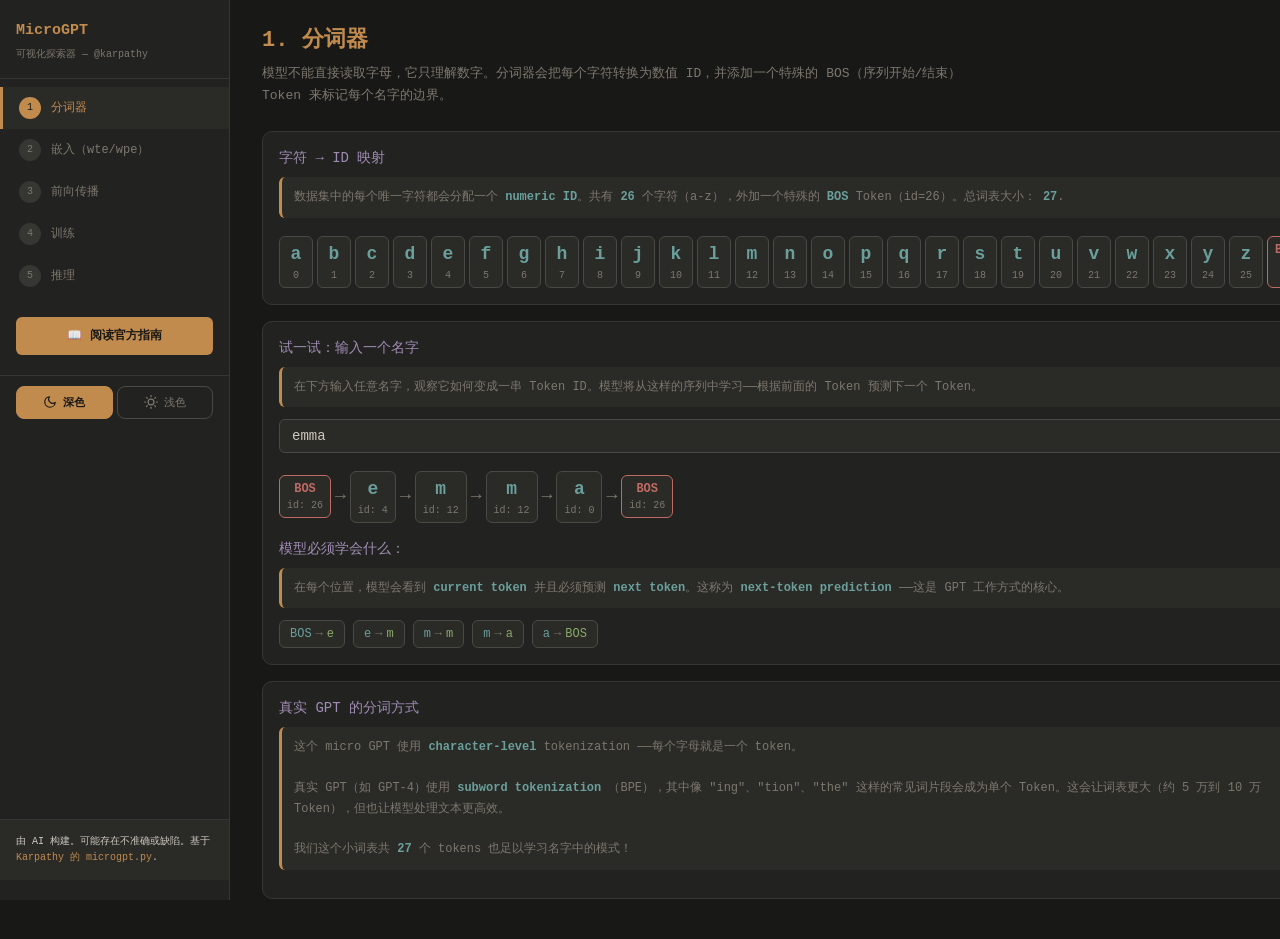
<file: index.html>
<!doctype html>
<html lang="zh-CN">

<head>
  <meta charset="UTF-8" />
  <meta name="viewport" content="width=device-width, initial-scale=1.0" />
  <title>MicroGPT 可视化探索器</title>
  <link rel="stylesheet" href="./assets/index.css" />
</head>

<body>
  <div id="root"></div>

  <script type="module" src="./assets/index.js"></script>
  <script>
    (function () {
      const exactMap = new Map([
        ["MicroGPT", "MicroGPT"],
        ["Visual Explorer — @karpathy", "可视化探索器 — @karpathy"],
        ["📖 Read Official Guide", "📖 阅读官方指南"],
        ["Dark", "深色"],
        ["Light", "浅色"],
        ["Tokenizer", "分词器"],
        ["Embeddings (wte/wpe)", "嵌入（wte/wpe）"],
        ["Forward Pass", "前向传播"],
        ["Training", "训练"],
        ["Inference", "推理"],

        ["1. Tokenizer", "1. 分词器"],
        ["Character → ID Mapping", "字符 → ID 映射"],
        ["Try It: Type a Name", "试一试：输入一个名字"],
        ["What the model must learn:", "模型必须学会什么："],
        ["How tokenization works in real GPTs", "真实 GPT 的分词方式"],
        ["Type a name...", "输入一个名字..."],

        ["2. Embeddings (wte & wpe)", "2. 嵌入（wte 与 wpe）"],
        ["wte — Token Embeddings", "wte — Token 嵌入"],
        ["wpe — Position Embeddings", "wpe — 位置嵌入"],
        ["How wte + wpe combine", "wte + wpe 如何结合"],
        ["combined (input to the model)", "combined（模型输入）"],
        ["position embedding", "位置嵌入"],

        ["3. Forward Pass", "3. 前向传播"],
        ["Select Input", "选择输入"],
        ["Token:", "Token："],
        ["Position:", "位置："],
        ["Data flowing through the model", "数据在模型中的流动"],
        ["Intermediate Vectors (16 dims)", "中间向量（16 维）"],
        ["Output: Next Token Probabilities", "输出：下一个 Token 的概率"],
        ["Attention Weights (4 heads)", "注意力权重（4 个头）"],
        ["MLP Hidden Layer (64 neurons)", "MLP 隐藏层（64 个神经元）"],

        ["4. Training", "4. 训练"],
        ["Controls", "控制"],
        ["Train 200 Steps", "训练 200 步"],
        ["Train 500", "训练 500"],
        ["Train 1000", "训练 1000"],
        ["Stop", "停止"],
        ["Reset Model", "重置模型"],
        ["Loss Over Time", "损失随时间变化"],
        ["Last Training Step Detail", "最近一步训练详情"],
        ["What happens in each training step", "每一步训练发生了什么"],
        ["Step:", "步数："],
        ["Loss:", "损失："],
        ["LR:", "学习率："],
        ["Name:", "名字："],

        ["5. Inference", "5. 推理"],
        ["Generate", "生成"],
        ["Generate 1", "生成 1 个"],
        ["Generate 10", "生成 10 个"],
        ["Clear", "清空"],
        ["Temperature:", "温度："],
        ["How generation works", "生成是如何工作的"],

        [
          "Built with AI. May contain inaccuracies or bugs. Based on",
          "由 AI 构建。可能存在不准确或缺陷。基于"
        ],
        ["Karpathy's microgpt.py", "Karpathy 的 microgpt.py"],

        [
          "The model cannot read letters. It only understands numbers. The tokenizer converts each character to a numeric ID, and adds a special BOS (Begin/End of Sequence) token to mark the boundaries of each name.",
          "模型不能直接读取字母，它只理解数字。分词器会把每个字符转换为数值 ID，并添加一个特殊的 BOS（序列开始/结束）Token 来标记每个名字的边界。"
        ],
        [
          "Type any name below. Watch how it becomes a sequence of token IDs. The model will learn from sequences like this — predicting each next token from the previous ones.",
          "在下方输入任意名字，观察它如何变成一串 Token ID。模型将从这样的序列中学习——根据前面的 Token 预测下一个 Token。"
        ],
        [
          "For each position, the model sees the current token and must predict the next token. This is called next-token prediction — the core of how GPT works.",
          "在每个位置上，模型看到当前 Token，并必须预测下一个 Token。这称为“下一个 Token 预测”，也是 GPT 的核心机制。"
        ],
        [
          "This micro GPT uses character-level tokenization — each letter is one token.",
          "这个 micro GPT 使用字符级分词——每个字母就是一个 Token。"
        ],
        [
          "Real GPTs (like GPT-4) use subword tokenization",
          "真实 GPT（如 GPT-4）使用子词分词"
        ],
        [
          "Our tiny vocab of",
          "我们这个小词表共"
        ],

        [
          "Watch one token flow through the entire model. Each step transforms the 16-number vector until it becomes 27 probability scores — one for each possible next character.",
          "观察一个 Token 如何流经整个模型。每一步都会变换这个 16 维向量，直到得到 27 个概率分数——对应每个可能的下一个字符。"
        ],
        [
          "Each box shows the data at that stage. The 16 numbers get transformed at each step. Colors show values:",
          "每个方框展示该阶段的数据。16 个数会在每一步被变换。颜色表示数值："
        ],

        [
          "Each step: pick a name, feed its characters one by one, measure how wrong the predictions are (loss), then adjust all parameters to reduce the error. Watch the loss drop from ~3.3 (random guessing) as the model learns character patterns.",
          "每一步训练：选取一个名字，逐个输入字符，衡量预测错误程度（loss），再调整所有参数以降低误差。随着模型学到字符模式，损失会从约 3.3（随机猜测）逐步下降。"
        ],
        [
          "The model outputs these probabilities for the next character. The",
          "模型给出下一个字符的这些概率。"
        ],
        [
          "After training, the model generates new names it has never seen. Starting from BOS, it predicts the next character, samples one, feeds it back in, and repeats until BOS appears again.",
          "训练后，模型会生成从未见过的新名字。从 BOS 开始，它预测下一个字符、采样一个结果并回馈为下一步输入，重复直到再次出现 BOS。"
        ],
        [
          "The model hasn't been trained yet! Go to the Training tab first and train for at least 200 steps. You can still generate, but results will be random gibberish.",
          "模型尚未训练！请先进入“训练”页并至少训练 200 步。你仍可生成，但结果大概率是随机乱码。"
        ],
        [
          "Temperature controls randomness. Low (0.1) = always picks the most likely character (boring but safe). High (2.0) = more random picks (creative but chaotic). Try different values!",
          "Temperature 控制随机性。低温（0.1）= 总是选最可能字符（稳定但单调）；高温（2.0）= 更随机（更有创意但更混乱）。可以多试几个值！"
        ],
        [
          "How generation works",
          "生成过程原理"
        ],
        [
          "This is called autoregressive generation — the model generates one token at a time, each depending on all previous tokens. This is exactly how ChatGPT works, just at a much larger scale.",
          "这叫“自回归生成”——模型一次生成一个 Token，每一步都依赖先前所有 Token。ChatGPT 的工作方式本质相同，只是规模大得多。"
        ],

        ["Every unique character in the dataset gets a", "数据集中的每个唯一字符都会分配一个"],
        [". There are", "。共有"],
        ["characters (a-z) plus one special", "个字符（a-z），外加一个特殊的"],
        ["token (id=", "Token（id="],
        ["). Total vocabulary size:", "）。总词表大小："],

        ["For each position, the model sees the", "在每个位置，模型会看到"],
        ["and must predict the", "并且必须预测"],
        [". This is called", "。这称为"],
        ["— the core of how GPT works.", "——这是 GPT 工作方式的核心。"],

        ["Real GPTs (like GPT-4) use", "真实 GPT（如 GPT-4）使用"],
        [
          '(BPE) where common word parts like "ing", "tion", "the" become single tokens. This makes the vocabulary much larger (~50K-100K tokens) but lets the model process text much more efficiently.',
          '（BPE），其中像 "ing"、"tion"、"the" 这样的常见词片段会成为单个 Token。这会让词表更大（约 5 万到 10 万 Token），但也让模型处理文本更高效。'
        ],
        ["tokens is enough to learn patterns in names!", "个 tokens 也足以学习名字中的模式！"]
      ]);

      const regexRules = [
        [
          /^Every unique character in the dataset gets a numeric ID\./,
          "数据集中的每个唯一字符都会分配一个数值 ID。"
        ],
        [
          /^This makes the vocabulary much larger.*efficiently\.$/,
          "这会让词表规模大很多（约 5 万到 10 万 Token），但能让模型更高效地处理文本。"
        ],
        [
          /^The model represents each token and each position as a list of 16 numbers.*training\.$/,
          "模型把每个 Token 和每个位置都表示为 16 个数（一个“向量”）。这些数是模型可学习参数——起初随机，训练中逐步调整。"
        ],
        [
          /^The model's prediction for what character comes after.*$/,
          "这是模型对“下一个字符”的预测概率。条形越高，表示越可能。"
        ],
        [/^Generated Names \((\d+)\)$/, "生成的名字（$1）"],
        [/^Generation Trace: "(.*)"$/, "生成轨迹：“$1”"],
        [/^Probabilities at position (\d+)$/, "位置 $1 的概率"],
        [/^Click "Generate" to create names\.\.\.$/, "点击“生成”来创建名字..."],
        [/^pos (\d+)$/, "位置 $1"],
        [/^Top: '(.*)' (\d+)%$/, "最高：'$1' $2%"],
        [/^\s*Hover over a row to highlight it\.?\s*$/i, "将鼠标悬停在某一行可高亮显示。"]
      ];

      const fragmentRules = [
        ["This micro GPT uses", "这个 micro GPT 使用"],
        ["— each letter is one token.", "——每个字母就是一个 token。"],

        ["wte stands for \"Word Token Embeddings\".", "wte 表示 \"Word Token Embeddings\"。"],
        ["It's a table with", "它是一个包含"],
        ["rows (one per token) and", "行（每个 token 一行）以及"],
        ["columns (the embedding dimension).", "列（即 embedding 维度）。"],
        ["Each row is how the model \"sees\" that character.", "每一行表示模型如何“看待”这个字符。"],
        ["Think of it as the model's internal representation of each letter.", "可以把它理解为模型对每个字母的内部表示。"],
        ["Hover over a row to highlight it.", "将鼠标悬停在某一行可高亮显示。"],
        ["Hover over a row to highlight it", "将鼠标悬停在某一行可高亮显示"],
        ["Hover over a row", "将鼠标悬停在某一行"],
        ["to highlight it.", "以高亮显示。"],
        ["to highlight it", "以高亮显示"],
        ["\" to highlight it.\"", " 以高亮显示。"],
        ["Colors:", "颜色说明："],
        ["dark = near zero", "dark = 接近 0"],
        ["Right now these are", "当前这些值是"],
        ["after training, similar letters will have similar patterns.", "训练后，相似字母会呈现相似模式。"],

        ["wpe stands for \"Word Position Embeddings\".", "wpe 表示 \"Word Position Embeddings\"。"],
        ["It tells the model", "它告诉模型"],
        ["a token is in the sequence.", "一个 token 在序列中的位置。"],
        ["Position 0 = first character, position 1 = second, etc.", "位置 0 = 第一个字符，位置 1 = 第二个，依此类推。"],
        ["Without this, the model couldn't distinguish \"ab\" from \"ba\"", "没有它，模型无法区分 \"ab\" 和 \"ba\""],
        ["both have the same characters!", "因为二者字符相同！"],
        ["The position embedding is", "位置 embedding 会被"],
        ["to the token embedding.", "到 token embedding 上。"],

        ["When the model processes a token, it looks up", "当模型处理一个 token 时，会查找"],
        [", then", "，然后"],
        ["element-by-element.", "按元素相加。"],
        ["The result is a single vector that encodes both", "结果是一个同时编码了"],
        ["character and", "字符以及"],
        ["it is.", "位置信息的向量。"],

        ["Each head learns to focus on different aspects.", "每个注意力头都会学习关注不同方面。"],
        ["Since this is the first token, all heads have weight", "由于这是第一个 token，所有头在自身上的权重都是"],
        ["on themselves (nothing else to attend to).", "（没有其他 token 可供关注）。"],
        ["With more tokens in the sequence, you'd see the attention distributed across previous tokens.", "当序列中有更多 token 时，你会看到注意力分配到之前的 token 上。"],

        ["After the linear layer expands from 16 → 64 dimensions,", "在线性层将维度从 16 扩展到 64 后，"],
        ["activation sets all negative values to zero.", "激活函数会将所有负值置为 0。"],
        ["Only the \"active\" neurons (green) pass information through.", "只有“active”神经元（green）会传递信息。"],
        ["This is how the model creates non-linear representations.", "这就是模型构建非线性表示的方式。"],
        ["neurons active after ReLU", "个神经元在 ReLU 后处于激活状态"],

        ["Loss measures how wrong the model's predictions are.", "Loss 用来衡量模型预测有多不准确。"],
        ["measures how wrong the model's predictions are.", "用于衡量模型预测有多不准确。"],
        ["Lower = better.", "越低越好。"],
        ["Red dashed line", "Red dashed line"],
        ["= random guessing (~3.30 for 27 tokens).", "= 随机猜测（27 个 tokens 时约为 ~3.30）。"],
        ["Green line", "Green line"],
        ["moving average (smoothed trend).", "移动平均（平滑趋势）。"],
        ["Press \"Train\" to start", "点击 \"Train\" 开始"],

        ["Forward pass:", "Forward pass："],
        ["Feed each token through the model, get predictions for the next token.", "将每个 token 输入模型，得到下一个 token 的预测。"],
        ["Compute loss:", "Compute loss："],
        ["Measure how wrong each prediction was using", "用"],
        ["Backward pass:", "Backward pass："],
        ["Calculate gradients — which direction should each of the", "计算梯度——"],
        ["parameters move to reduce the loss?", "个参数应朝哪个方向更新才能降低 loss？"],
        ["Adam update:", "Adam update："],
        ["Adjust each parameter by a small amount in the right direction.", "沿正确方向对每个参数做小幅更新。"],
        ["The learning rate starts at 0.01 and linearly decays to 0.", "学习率从 0.01 开始并线性衰减到 0。"],
        ["After enough steps, the model learns patterns like:", "经过足够步数后，模型会学到如下模式："],
        ["names often end with", "名字通常以"],

        ["The model hasn't been trained yet!", "模型还没有训练！"],
        ["Go to the", "请先进入"],
        ["tab first and train for at least 200 steps.", "页签并至少训练 200 步。"],
        ["You can still generate, but results will be random gibberish.", "你仍可以生成，但结果大概率是随机乱码。"],

        ["Temperature controls randomness.", "温度控制随机性。"],
        ["controls randomness.", "控制随机性。"],
        ["Low (0.1) = always picks the most likely character (boring but safe).", "低温（0.1）= 总是选择最可能字符（稳定但单调）。"],
        ["High (2.0) = more random picks (creative but chaotic).", "高温（2.0）= 更随机的采样（更有创意但更混乱）。"],
        ["Try different values!", "尝试不同数值！"],

        ["Generated Names", "生成的名字"],
        ["Generation Trace:", "生成轨迹："],

        ["Start with the BOS token (signals \"beginning of a name\").", "从 BOS token 开始（表示“名字开始”）。"],
        ["Feed it through the model → get probabilities for all 27 possible next tokens.", "将其送入模型 → 得到 27 个可能下一个 token 的概率。"],
        ["Sample one token from this distribution (temperature affects the randomness).", "从该分布中采样一个 token（temperature 会影响随机性）。"],
        ["one token from this distribution", "一个 token（从该分布中）"],
        ["(temperature affects the randomness).", "（temperature 会影响随机性）。"],
        ["If the sampled token is BOS → stop (end of name).", "如果采样到 BOS → 停止（名字结束）。"],
        ["Otherwise, feed the sampled token back as input and repeat from step 2.", "否则把采样 token 回灌为输入，并从第 2 步继续。"],
        ["This is called", "这称为"],
        ["the model generates one token at a time, each depending on all previous tokens.", "模型一次生成一个 token，每一步都依赖所有先前 token。"],
        ["This is exactly how ChatGPT works, just at a much larger scale.", "这与 ChatGPT 的工作方式完全一致，只是规模大得多。"]
      ];

      const keywordRules = [
        [/\bstands for\b/gi, "表示"],
        [/\brows\b/gi, "行"],
        [/\bcolumns\b/gi, "列"],
        [/\bwhere\b/gi, "位置"],
        [/Hover\s+over\s+a\s+row\s+to\s+highlight\s+it\.?/gi, "将鼠标悬停在某一行可高亮显示。"],
        [/\bHover\s+over\s+a\s+row\b/gi, "将鼠标悬停在某一行"],
        [/\bto\s+highlight\s+it\.?\b/gi, "以高亮显示。"]
      ];

      const attrMap = new Map([
        ["Type a name...", "输入一个名字..."],
        ["Toggle menu", "切换菜单"]
      ]);

      function translateString(text) {
        if (!text) return text;
        let output = text;
        const normalized = text.trim();
        if (!normalized) return text;
        if (exactMap.has(normalized)) {
          return output.replace(normalized, exactMap.get(normalized));
        }
        for (const [pattern, replacement] of regexRules) {
          if (pattern.test(normalized)) {
            return output.replace(normalized, normalized.replace(pattern, replacement));
          }
        }
        for (const [en, zh] of fragmentRules) {
          if (output.includes(en)) {
            output = output.split(en).join(zh);
          }
        }
        for (const [pattern, replacement] of keywordRules) {
          output = output.replace(pattern, replacement);
        }
        return output;
      }

      function patchCanvasText() {
        const proto = CanvasRenderingContext2D && CanvasRenderingContext2D.prototype;
        if (!proto || proto.__microgptPatched) return;
        const original = proto.fillText;
        proto.fillText = function (text, ...args) {
          const translated = typeof text === "string" ? translateString(text) : text;
          return original.call(this, translated, ...args);
        };
        proto.__microgptPatched = true;
      }

      function walkAndTranslate(root) {
        const walker = document.createTreeWalker(root, NodeFilter.SHOW_TEXT);
        let node;
        while ((node = walker.nextNode())) {
          const parent = node.parentElement;
          if (!parent) continue;
          if (parent.tagName === "SCRIPT" || parent.tagName === "STYLE") continue;
          const before = node.nodeValue;
          const after = translateString(before);
          if (after !== before) node.nodeValue = after;
        }

        const elements = root.querySelectorAll("input,button,select,option,a,[title],[aria-label]");
        elements.forEach((el) => {
          if (el.placeholder && attrMap.has(el.placeholder)) {
            el.placeholder = attrMap.get(el.placeholder);
          }
          const aria = el.getAttribute("aria-label");
          if (aria && attrMap.has(aria)) {
            el.setAttribute("aria-label", attrMap.get(aria));
          }
          const title = el.getAttribute("title");
          if (title) {
            const t2 = translateString(title);
            if (t2 !== title) el.setAttribute("title", t2);
          }
        });
      }

      function applyTranslations() {
        walkAndTranslate(document.body);
      }

      const observer = new MutationObserver(() => {
        applyTranslations();
      });

      const start = () => {
        patchCanvasText();
        applyTranslations();
        observer.observe(document.body, { childList: true, subtree: true, characterData: true });
        let tries = 0;
        const timer = setInterval(() => {
          applyTranslations();
          tries += 1;
          if (tries > 30) clearInterval(timer);
        }, 300);
      };

      if (document.readyState === "loading") {
        document.addEventListener("DOMContentLoaded", start);
      } else {
        start();
      }
    })();
  </script>
</body>

</html>
</file>
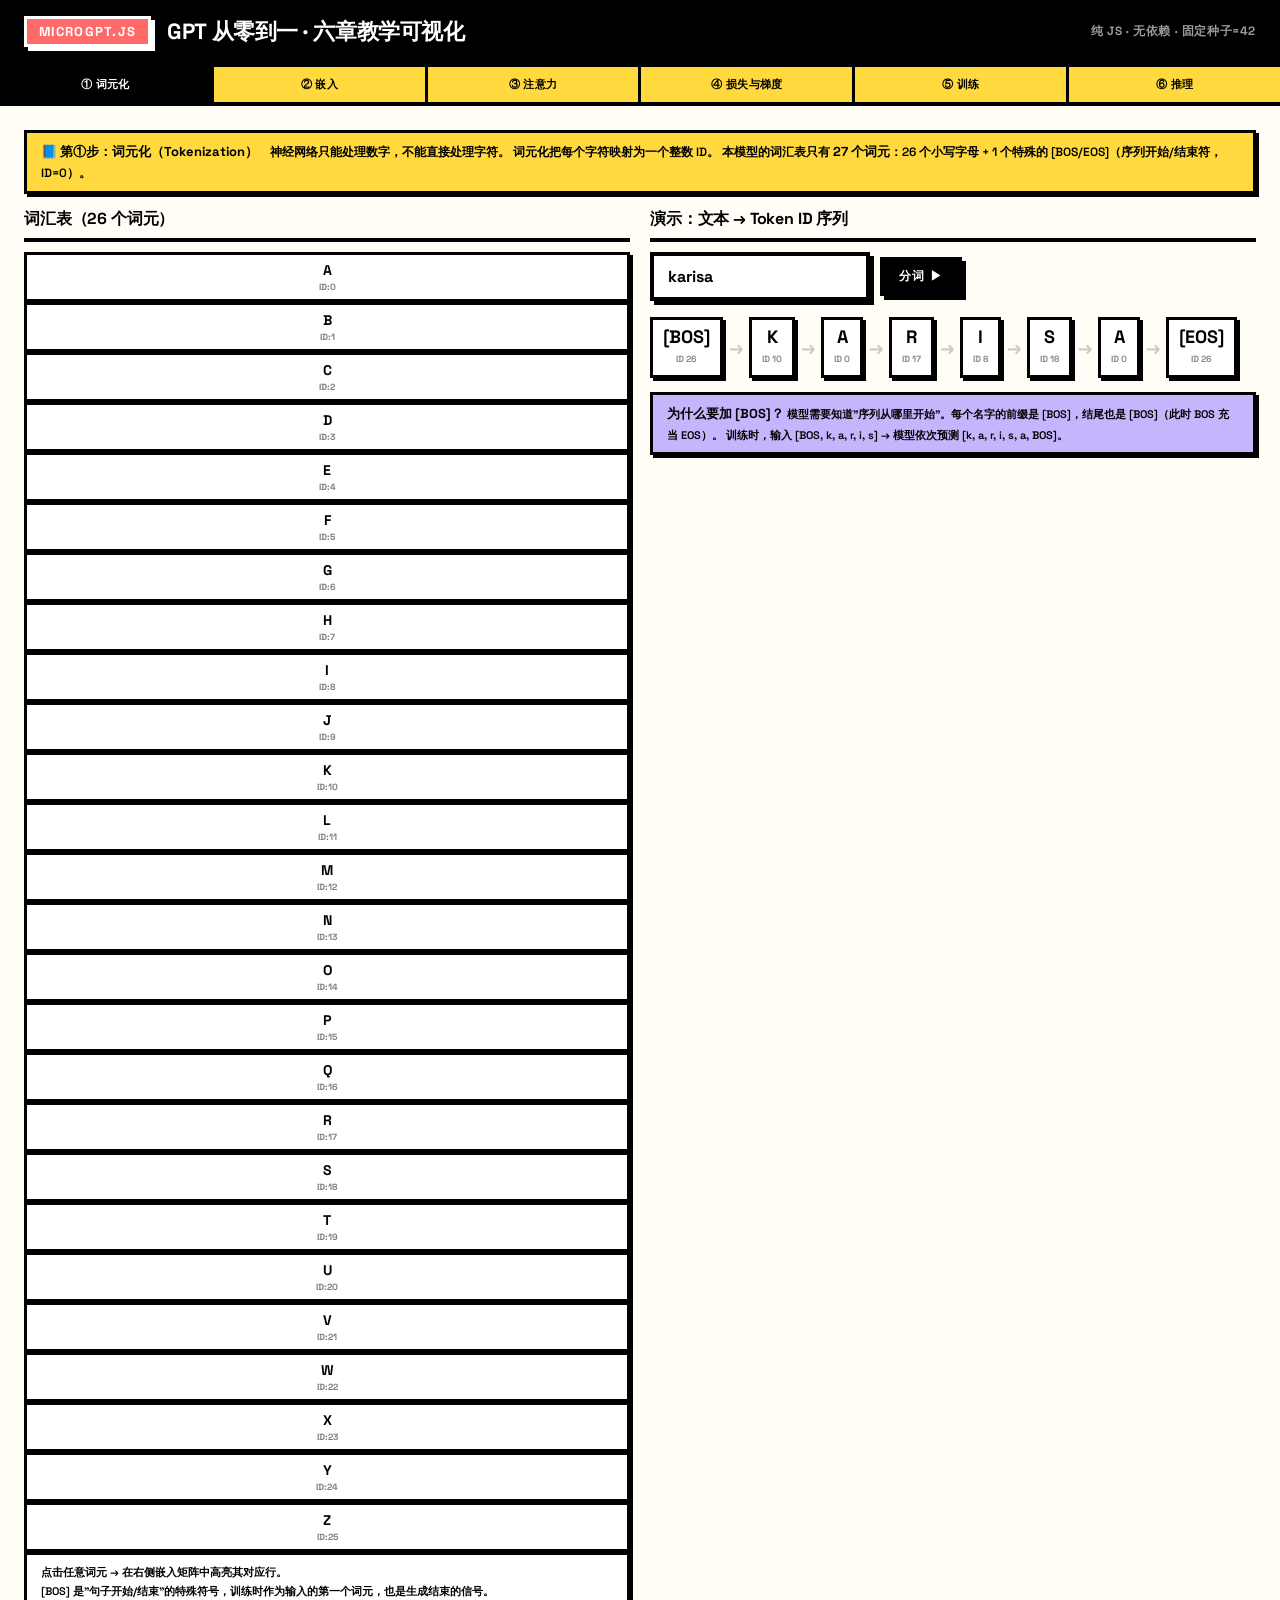
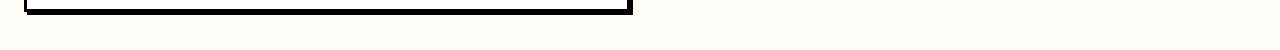
<file: microgpt_show/viz.html>
<!DOCTYPE html>
<html lang="zh-CN">
<head>
<meta charset="UTF-8">
<meta name="viewport" content="width=device-width,initial-scale=1">
<title>MicroGPT 可视化教学</title>
<link rel="preconnect" href="https://fonts.googleapis.com">
<link href="https://fonts.googleapis.com/css2?family=Space+Grotesk:wght@500;700;900&display=swap" rel="stylesheet">
<style>
:root{--cream:#FFFDF5;--black:#000;--red:#FF6B6B;--yellow:#FFD93D;--violet:#C4B5FD;--white:#fff}
*{box-sizing:border-box;margin:0;padding:0}
body{font-family:"Space Grotesk",monospace,sans-serif;background:var(--cream);color:var(--black);min-height:100vh}
/* ===== HEADER ===== */
.hdr{background:var(--black);color:var(--white);padding:16px 24px;display:flex;align-items:center;gap:16px;border-bottom:4px solid var(--black)}
.hdr-badge{background:var(--red);border:3px solid var(--white);padding:4px 12px;font-weight:900;font-size:13px;letter-spacing:.1em;box-shadow:4px 4px 0 var(--white)}
.hdr-title{font-size:22px;font-weight:900;letter-spacing:-.02em}
.hdr-sub{font-size:12px;opacity:.6;margin-left:auto;font-weight:700;letter-spacing:.05em}
/* ===== TABS ===== */
.tab-nav{display:flex;border-bottom:4px solid var(--black);background:var(--yellow)}
.tab-btn{flex:1;padding:14px 8px;font-weight:900;font-size:13px;letter-spacing:.1em;border:none;border-right:4px solid var(--black);background:transparent;cursor:pointer;transition:background 80ms linear}
.tab-btn:last-child{border-right:none}
.tab-btn:hover{background:var(--red);color:var(--white)}
.tab-btn.active{background:var(--black);color:var(--white)}
/* ===== PANELS ===== */
.tab-panel{display:none;padding:24px;max-width:1400px;margin:0 auto}
.tab-panel.active{display:block}
/* ===== NEO CARD ===== */
.neo-card{background:var(--white);border:4px solid var(--black);box-shadow:6px 6px 0 var(--black);padding:16px;position:relative}
.card-label{font-size:11px;font-weight:900;letter-spacing:.15em;text-transform:uppercase;opacity:.5;margin-bottom:6px}
.card-val{font-size:28px;font-weight:900;letter-spacing:-.02em;line-height:1}
.card-val.sm{font-size:16px}
/* ===== TRAINING PANEL ===== */
.train-grid{display:grid;grid-template-columns:160px 1fr 320px;gap:20px;align-items:start}
@media(max-width:900px){.train-grid{grid-template-columns:1fr;}}
.info-col{display:flex;flex-direction:column;gap:12px}
.info-col .neo-card{padding:12px 16px}
.info-col .card-val{font-size:22px}
/* loss chart */
.chart-wrap{border:4px solid var(--black);background:var(--white);box-shadow:6px 6px 0 var(--black);padding:8px;margin-bottom:16px}
.chart-label{font-size:11px;font-weight:900;letter-spacing:.15em;padding:0 4px 4px;opacity:.5}
#loss-svg{width:100%;height:120px;display:block}
.loss-line{fill:none;stroke:var(--red);stroke-width:2.5}
.loss-dot{fill:var(--black);r:4}
/* controls */
.ctrl-row{display:flex;gap:10px;margin-bottom:12px;align-items:center}
.neo-btn{border:3px solid var(--black);background:var(--yellow);box-shadow:4px 4px 0 var(--black);padding:8px 16px;font-weight:900;font-size:12px;letter-spacing:.1em;cursor:pointer;transition:transform 80ms,box-shadow 80ms}
.neo-btn:hover{transform:translate(-2px,-2px);box-shadow:6px 6px 0 var(--black)}
.neo-btn:active{transform:translate(2px,2px);box-shadow:2px 2px 0 var(--black)}
.neo-btn.red{background:var(--red);color:var(--white)}
.neo-btn.dark{background:var(--black);color:var(--white)}
.slider-wrap{display:flex;align-items:center;gap:8px;margin-bottom:8px}
.slider-wrap label{font-size:11px;font-weight:900;letter-spacing:.1em;white-space:nowrap}
input[type=range]{flex:1;accent-color:var(--black);cursor:pointer}
.step-readout{font-size:11px;font-weight:700;white-space:nowrap;min-width:70px}
/* param tracker */
.param-col{display:flex;flex-direction:column;gap:12px}
.param-tabs{display:flex;flex-wrap:wrap;gap:6px;margin-bottom:10px}
.ptab{border:3px solid var(--black);background:var(--cream);padding:5px 10px;font-size:11px;font-weight:900;letter-spacing:.05em;cursor:pointer;box-shadow:3px 3px 0 var(--black)}
.ptab.active{background:var(--black);color:var(--white)}
.vecs-row{display:grid;grid-template-columns:1fr 1fr;gap:10px}
.vec-panel{border:3px solid var(--black);background:var(--white);padding:10px;box-shadow:4px 4px 0 var(--black)}
.vec-title{font-size:10px;font-weight:900;letter-spacing:.15em;margin-bottom:8px;text-transform:uppercase}
.bar-item{display:flex;align-items:center;gap:4px;margin-bottom:3px;font-size:10px;font-weight:700}
.bar-idx{width:12px;text-align:right;opacity:.4;flex-shrink:0}
.bar-track{flex:1;height:12px;background:#eee;border:1px solid #ccc;position:relative;overflow:hidden}
.bar-fill{height:100%;position:absolute;top:0;transition:width .15s,left .15s}
.bar-fill.pos{background:var(--red);left:50%}
.bar-fill.neg{background:#4488ff;right:50%}
.bar-num{width:56px;text-align:right;flex-shrink:0;font-size:9px}
/* ===== ATTENTION PANEL ===== */
.attn-grid{display:grid;grid-template-columns:1fr 280px;gap:20px}
@media(max-width:800px){.attn-grid{grid-template-columns:1fr}}
.attn-input-row{display:flex;gap:10px;margin-bottom:16px;align-items:center}
.attn-input{border:4px solid var(--black);padding:10px 14px;font-size:16px;font-weight:700;font-family:inherit;background:var(--white);width:220px;box-shadow:4px 4px 0 var(--black)}
.attn-input:focus{outline:none;background:var(--yellow)}
.head-tabs{display:flex;gap:8px;margin-bottom:14px}
.htab{border:3px solid var(--black);background:var(--cream);padding:5px 12px;font-size:11px;font-weight:900;cursor:pointer;box-shadow:3px 3px 0 var(--black)}
.htab.active{background:var(--violet)}
.tok-display{display:flex;gap:6px;flex-wrap:wrap;margin-bottom:16px}
.tok-chip{border:3px solid var(--black);padding:5px 10px;font-weight:900;font-size:13px;background:var(--white);box-shadow:3px 3px 0 var(--black)}
.tok-chip.bos{background:var(--yellow)}
.tok-chip.active-query{background:var(--red);color:var(--white)}
.heatmap-outer{overflow-x:auto}
.heatmap-table{border-collapse:collapse}
.heatmap-table th,.heatmap-table td{border:2px solid var(--black);padding:0;width:36px;height:36px;text-align:center;font-size:10px;font-weight:700;cursor:pointer}
.heatmap-table th{background:var(--yellow);font-size:9px;letter-spacing:.05em}
.hmcell{display:flex;align-items:center;justify-content:center;width:100%;height:100%;font-size:9px;font-weight:700;transition:all .1s}
.heatmap-legend{display:flex;align-items:center;gap:8px;margin-top:8px;font-size:10px;font-weight:700}
.legend-grad{width:120px;height:12px;border:2px solid var(--black);background:linear-gradient(to right,var(--cream),var(--red))}
.qkv-panel{display:flex;flex-direction:column;gap:10px}
.qkv-block{border:3px solid var(--black);background:var(--white);padding:10px;box-shadow:4px 4px 0 var(--black)}
.qkv-title{font-size:10px;font-weight:900;letter-spacing:.1em;margin-bottom:6px}
.qkv-row{display:flex;gap:2px;flex-wrap:wrap}
.qkv-cell{width:20px;height:20px;border:1px solid var(--black);font-size:7px;font-weight:700;display:flex;align-items:center;justify-content:center}
/* ===== INFERENCE PANEL ===== */
.infer-top{display:flex;gap:16px;align-items:flex-end;margin-bottom:20px;flex-wrap:wrap}
.temp-card{min-width:200px}
.temp-val{font-size:22px;font-weight:900;margin-top:4px}
.prob-wrap{border:4px solid var(--black);background:var(--white);box-shadow:6px 6px 0 var(--black);padding:16px;margin-bottom:16px}
.prob-title{font-size:11px;font-weight:900;letter-spacing:.15em;margin-bottom:10px}
.prob-bar-item{display:flex;align-items:center;gap:8px;margin-bottom:4px;font-size:11px;font-weight:700}
.prob-char{width:20px;text-align:center;font-weight:900;font-size:13px}
.prob-track{flex:1;height:18px;background:#eee;border:2px solid var(--black);position:relative}
.prob-fill{height:100%;background:var(--red);transition:width .2s;position:absolute;top:0;left:0}
.prob-num{width:50px;text-align:right;font-size:10px}
.samples-grid{display:grid;grid-template-columns:repeat(auto-fill,minmax(120px,1fr));gap:10px;margin-bottom:20px}
.sample-chip{border:4px solid var(--black);background:var(--yellow);padding:10px 14px;font-weight:900;font-size:15px;box-shadow:5px 5px 0 var(--black);text-transform:uppercase;letter-spacing:.05em}
.sample-chip.new{background:var(--red);color:var(--white);animation:pop .3s ease-out}
@keyframes pop{0%{transform:scale(.8)}60%{transform:scale(1.1)}100%{transform:scale(1)}}
.seq-display{display:flex;gap:6px;flex-wrap:wrap;margin-bottom:12px}
.seq-tok{border:3px solid var(--black);padding:4px 8px;font-weight:900;font-size:13px;box-shadow:2px 2px 0 var(--black)}
.seq-tok.just-sampled{background:var(--red);color:var(--white);animation:pop .25s ease-out}
/* ===== MISC ===== */
.section-title{font-size:16px;font-weight:900;letter-spacing:-.01em;margin-bottom:10px;border-bottom:4px solid var(--black);padding-bottom:8px}
.hint{font-size:11px;font-weight:700;opacity:.5;margin-top:6px}
/* ===== 说明气泡 ===== */
.tip{background:var(--yellow);border:3px solid var(--black);padding:8px 14px;font-size:12px;line-height:1.7;margin-bottom:14px;box-shadow:3px 3px 0 var(--black);font-weight:600;border-radius:0}
.tip strong{font-weight:900;font-size:13px}
.tip-violet{background:var(--violet)}
.tip-white{background:var(--white)}
/* ===== 训练词元芯片 ===== */
.train-sample-wrap{border:4px solid var(--black);background:var(--white);padding:12px 14px;box-shadow:6px 6px 0 var(--black);margin-bottom:14px}
.train-sample-lbl{font-size:10px;font-weight:900;letter-spacing:.15em;opacity:.5;margin-bottom:8px}
.train-toks{display:flex;flex-wrap:wrap;gap:5px;align-items:center}
.ttok{border:3px solid var(--black);padding:6px 10px;font-weight:900;font-size:15px;background:var(--white);box-shadow:3px 3px 0 var(--black);line-height:1}
.ttok.t-bos{background:var(--yellow);font-size:11px;letter-spacing:.05em}
.ttok.t-ctx{background:var(--cream)}
.ttok.t-pred{background:var(--red);color:var(--white);animation:pulse-tok .85s ease-in-out infinite}
.ttok.t-sep{border:none;box-shadow:none;font-size:18px;opacity:.3;padding:0 2px;background:transparent;font-weight:900}
@keyframes pulse-tok{0%,100%{transform:translateY(0);box-shadow:3px 3px 0 var(--black)}50%{transform:translateY(-2px);box-shadow:5px 6px 0 var(--black)}}
/* ===== 梯度下降流程管道 ===== */
.pipe-row{display:flex;align-items:center;margin:4px 0 18px;gap:0}
.pipe-stage{border:4px solid var(--black);padding:8px 10px;font-size:10px;font-weight:900;text-align:center;letter-spacing:.05em;box-shadow:4px 4px 0 var(--black);background:var(--white);min-width:72px;position:relative;transition:background .35s,color .35s}
.pipe-stage .ps-val{display:block;font-size:17px;font-weight:900;letter-spacing:-.02em;margin-top:3px}
.ps-hot{background:var(--red)!important;color:var(--white)!important}
.ps-warm{background:#f97316!important;color:var(--white)!important}
.ps-ok{background:#fbbf24!important;color:var(--black)!important}
.ps-cool{background:#22c55e!important;color:var(--white)!important}
.pipe-conn{flex:1;height:8px;background:#e5e7eb;border-top:3px solid var(--black);border-bottom:3px solid var(--black);position:relative;overflow:hidden;min-width:16px}
.pipe-fill{position:absolute;top:0;left:0;height:100%;width:0;background:var(--red)}
.pipe-fill.go{animation:pipeGo .38s ease-out forwards}
.pipe-dot{position:absolute;top:50%;transform:translateY(-50%);width:11px;height:11px;border-radius:50%;background:var(--black);left:0;opacity:0}
.pipe-dot.go{animation:dotGo .38s ease-in-out forwards}
@keyframes pipeGo{from{width:0}to{width:100%}}
@keyframes dotGo{0%{left:0;opacity:1}100%{left:calc(100% - 11px);opacity:1}}
.loss-chg{font-size:10px;font-weight:900;padding:2px 5px;border:2px solid var(--black);margin-top:4px;display:block}
.loss-chg.lc-up{background:var(--red);color:var(--white)}
.loss-chg.lc-dn{background:#22c55e;color:var(--white)}
/* ===== 注意力分步导览 ===== */
.attn-steps{display:flex;gap:7px;margin-bottom:14px;flex-wrap:wrap}
.astep{border:3px solid var(--black);padding:7px 14px;font-size:11px;font-weight:900;cursor:pointer;box-shadow:3px 3px 0 var(--black);background:var(--cream);display:flex;align-items:center;gap:6px;transition:transform 80ms,box-shadow 80ms}
.astep:hover:not(.active){background:var(--yellow);transform:translate(-1px,-1px);box-shadow:4px 4px 0 var(--black)}
.astep.active{background:var(--black);color:var(--white)}
.astep-num{width:20px;height:20px;border-radius:50%;background:var(--yellow);color:var(--black);font-size:10px;font-weight:900;display:flex;align-items:center;justify-content:center;flex-shrink:0}
.astep.active .astep-num{background:var(--white)}
.attn-step-box{border:4px solid var(--black);background:var(--white);padding:14px;box-shadow:6px 6px 0 var(--black);margin-bottom:16px;min-height:90px}
.attn-step-title{font-size:10px;font-weight:900;letter-spacing:.12em;margin-bottom:10px;opacity:.5}
.score-grid{display:inline-block;border:3px solid var(--black)}
.score-row{display:flex}
.sc{width:44px;height:30px;border:1px solid rgba(0,0,0,.15);display:flex;align-items:center;justify-content:center;font-size:9px;font-weight:700;transition:background .2s}
.sc.sc-hd{background:var(--yellow);border:2px solid rgba(0,0,0,.3);font-size:9px;font-weight:900}
/* ===== 推理词链 ===== */
.token-chain{display:flex;flex-wrap:wrap;gap:5px;align-items:center;min-height:54px;padding:10px 12px;border:4px solid var(--black);background:var(--white);box-shadow:6px 6px 0 var(--black);margin-bottom:14px}
.ctok{border:3px solid var(--black);padding:7px 12px;font-weight:900;font-size:17px;box-shadow:3px 3px 0 var(--black)}
.ctok.ct-bos{background:var(--yellow);font-size:11px;letter-spacing:.05em}
.ctok.ct-new{background:var(--red);color:var(--white);animation:popIn .3s cubic-bezier(.34,1.56,.64,1)}
.ctok.ct-old{background:var(--white)}
.ctok.ct-sep{border:none;box-shadow:none;font-size:20px;opacity:.25;background:transparent;padding:0 2px}
@keyframes popIn{from{transform:scale(.5);opacity:0}to{transform:scale(1);opacity:1}}
/* ===== 推理控制行 ===== */
.infer-ctrl{display:flex;gap:12px;align-items:flex-end;flex-wrap:wrap;margin-bottom:16px}
.temp-card2{border:4px solid var(--black);padding:10px 14px;background:var(--white);box-shadow:5px 5px 0 var(--black);min-width:180px}
.temp-label2{font-size:10px;font-weight:900;letter-spacing:.1em;opacity:.5}
.temp-val2{font-size:22px;font-weight:900;margin-top:2px}
.temp-hint{font-size:9px;font-weight:700;opacity:.45;margin-top:2px}
/* ===== 词汇表 ===== */
.two-col{display:grid;grid-template-columns:1fr 1fr;gap:20px;align-items:start}
@media(max-width:800px){.two-col{grid-template-columns:1fr}}
.vocab-grid{display:flex;flex-wrap:wrap;gap:6px;margin-bottom:14px}
.vocab-chip{border:3px solid var(--black);padding:6px 8px;font-weight:900;font-size:14px;background:var(--white);box-shadow:3px 3px 0 var(--black);display:flex;flex-direction:column;align-items:center;min-width:36px;cursor:pointer;transition:all 80ms}
.vocab-chip:hover{background:var(--yellow);transform:translate(-1px,-1px);box-shadow:4px 4px 0 var(--black)}
.vocab-chip.vc-bos{background:var(--yellow)}
.vocab-chip.vc-sel{background:var(--black);color:var(--white)}
.vc-id{font-size:9px;font-weight:900;margin-top:2px;opacity:.5}
.tok-result{display:flex;flex-wrap:wrap;gap:6px;margin-top:12px;align-items:center}
.tok-card{border:3px solid var(--black);padding:8px 10px;background:var(--white);box-shadow:3px 3px 0 var(--black);text-align:center;animation:popIn .2s cubic-bezier(.34,1.56,.64,1)}
.tok-char{font-size:18px;font-weight:900;display:block;line-height:1}
.tok-id-lbl{font-size:9px;font-weight:900;opacity:.45;margin-top:3px}
.tok-arrow{font-size:18px;opacity:.2;font-weight:900}
/* ===== 嵌入矩阵 ===== */
.emb-scroll{overflow-x:auto;margin-bottom:8px}
.emb-row{display:flex;align-items:center;gap:1px;margin-bottom:1px}
.emb-lbl{font-size:9px;font-weight:900;width:34px;flex-shrink:0;text-align:right;padding-right:5px;opacity:.6;cursor:pointer}
.emb-lbl:hover{color:var(--red);opacity:1}
.emb-cell{width:13px;height:13px;border:1px solid rgba(0,0,0,.06);display:inline-block}
.emb-row.emb-hl .emb-lbl{color:var(--red);font-weight:900;opacity:1}
.emb-row.emb-hl .emb-cell{transform:scaleY(1.5);border:1px solid rgba(0,0,0,.25)}
.emb-val-strip{display:flex;gap:3px;flex-wrap:wrap;margin-top:8px;padding:10px;border:3px solid var(--black);background:var(--white);box-shadow:4px 4px 0 var(--black)}
.emb-v{width:28px;height:28px;border:2px solid rgba(0,0,0,.15);display:flex;align-items:center;justify-content:center;font-size:7px;font-weight:700;cursor:default}
/* ===== 种子说明 ===== */
.seed-note{border:3px solid var(--black);background:var(--violet);padding:8px 14px;font-size:11px;font-weight:700;margin-bottom:12px;box-shadow:3px 3px 0 var(--black);line-height:1.6}
/* 6个标签自适应宽度 */
.tab-btn{flex:1;padding:10px 3px;font-weight:900;font-size:11px;letter-spacing:.03em;border:none;border-right:3px solid var(--black);background:transparent;cursor:pointer;transition:background 80ms linear}
</style>
</head>
<body>
<header class="hdr">
  <span class="hdr-badge">MICROGPT.JS</span>
  <span class="hdr-title">GPT 从零到一 · 六章教学可视化</span>
  <span class="hdr-sub">纯 JS · 无依赖 · 固定种子=42</span>
</header>
<nav class="tab-nav">
  <button class="tab-btn active" onclick="showTab('tok')">① 词元化</button>
  <button class="tab-btn" onclick="showTab('emb')">② 嵌入</button>
  <button class="tab-btn" onclick="showTab('attn')">③ 注意力</button>
  <button class="tab-btn" onclick="showTab('grad')">④ 损失与梯度</button>
  <button class="tab-btn" onclick="showTab('training')">⑤ 训练</button>
  <button class="tab-btn" onclick="showTab('infer')">⑥ 推理</button>
</nav>

<!-- ①=== 词元化 ===-->
<div id="tab-tok" class="tab-panel active">
  <div class="tip">
    <strong>📘 第①步：词元化（Tokenization）</strong>　神经网络只能处理数字，不能直接处理字符。
    词元化把每个字符映射为一个整数 ID。
    本模型的词汇表只有 <strong>27 个词元</strong>：26 个小写字母 + 1 个特殊的 [BOS/EOS]（序列开始/结束符，ID=0）。
  </div>
  <div class="two-col">
    <div>
      <div class="section-title">词汇表（<span id="vocab-size">27</span> 个词元）</div>
      <div id="vocab-grid"></div>
      <div class="tip tip-white" style="font-size:11px">
        点击任意词元 → 在右侧嵌入矩阵中高亮其对应行。
        <br>[BOS] 是"句子开始/结束"的特殊符号，训练时作为输入的第一个词元，也是生成结束的信号。
      </div>
    </div>
    <div>
      <div class="section-title">演示：文本 → Token ID 序列</div>
      <div class="attn-input-row">
        <input id="tok-demo-input" class="attn-input" type="text" maxlength="14" placeholder="输入名字..." value="karisa">
        <button class="neo-btn dark" onclick="tokenizeDemo()">分词 ▶</button>
      </div>
      <div id="tok-demo-result" class="tok-result"></div>
      <div class="tip tip-violet" style="font-size:11px;margin-top:14px">
        <strong>为什么要加 [BOS]？</strong>
        模型需要知道"序列从哪里开始"。每个名字的前缀是 [BOS]，结尾也是 [BOS]（此时 BOS 充当 EOS）。
        训练时，输入 [BOS, k, a, r, i, s] → 模型依次预测 [k, a, r, i, s, a, BOS]。
      </div>
    </div>
  </div>
</div>

<!-- ②=== 嵌入 ===-->
<div id="tab-emb" class="tab-panel">
  <div class="tip">
    <strong>📘 第②步：嵌入（Embedding）——把离散ID变成"有意义的向量"</strong><br>
    神经网络只能处理连续数字，不能直接用离散的 Token ID (0,1,2...)。
    <strong>词嵌入 wte</strong>：每个 Token → <strong>nEmb 维</strong>向量。初始值随机 [-16, 16)（避免梯度消失/爆炸），训练后自动学习相似关系（如 a/b 向量相近）。
    <strong>位置嵌入 wpe</strong>：每个位置 → nEmb 维向量。因为注意力本身不区分顺序（"I love you"和"you I love"对它一样），所以需要位置标记。
    <strong>最终输入 = wte + wpe</strong>，让同一字符在不同位置有不同表示。<span style="color:#999">← 点击下方词元可查看具体数值及解释</span>
  </div>
  <div class="two-col">
    <div>
      <div class="section-title">词嵌入矩阵 wte　[<span id="wte-shape"></span>]</div>
      <div class="tip tip-white" style="font-size:11px">
        每行 = 一个词元的嵌入向量（颜色越红=数值越大，越浅=越小/负）。
        <br>点击左侧词元标签 或 在"词元化"页点击词汇表 可高亮对应行。
      </div>
      <div id="emb-grid"></div>
    </div>
    <div>
      <div class="section-title">位置嵌入矩阵 wpe　[<span id="wpe-shape"></span>]（前8行）</div>
      <div class="tip tip-white" style="font-size:11px">
        每行 = 一个位置的嵌入向量。
        这让模型知道一个词元处于序列的第几个位置。
      </div>
      <div id="pos-emb-grid"></div>
      <div class="section-title" style="margin-top:16px">高亮词元的嵌入向量</div>
      <div id="emb-val-display" class="tip tip-white" style="font-size:11px">
        ← 点击词元标签可查看其具体嵌入数值
      </div>
    </div>
  </div>
</div>

<!-- ③=== 注意力 ===-->
<div id="tab-attn" class="tab-panel">
  <div class="tip">
    <strong>📘 第③步：注意力机制——"让当前字符回头看上文"</strong><br>
    <strong>Q (Query)</strong>："我想知道什么？" <strong>K (Key)</strong>："我能提供什么？" <strong>V (Value)</strong>："具体信息"。
    计算流程：① 输入 x 投影得到 Q/K/V → ② Q·Kᵀ/√d 算相似度 → ③ Softmax 归一化（权重和=1） → ④ 加权求和 V。
    <strong>4个注意力头</strong>：每个头关注不同模式（相邻字符、长距离依赖、语义等），并行学习后拼接。
    <strong>因果掩码</strong>：位置 i 只能看 ≤i 的位置（不能看未来），保证生成时的自回归特性。<span style="color:#999">← 下方热力图深色=高权重</span>
  </div>

  <div class="attn-input-row">
    <input id="attn-word-input" class="attn-input" type="text" maxlength="14" placeholder="输入一个名字..." value="karisa">
    <button class="neo-btn dark" onclick="runAttn()">运行 ▶</button>
    <span class="hint">输入任意名字，观察模型如何分配注意力</span>
  </div>
  <div class="attn-steps">
    <button class="astep active" onclick="selectAttnStep(0)"><span class="astep-num">①</span>输入词元</button>
    <button class="astep" onclick="selectAttnStep(1)"><span class="astep-num">②</span>Q·K·V 投影</button>
    <button class="astep" onclick="selectAttnStep(2)"><span class="astep-num">③</span>原始分数</button>
    <button class="astep" onclick="selectAttnStep(3)"><span class="astep-num">④</span>Softmax 热力图</button>
  </div>
  <div class="attn-step-box" id="attn-step-box">
    <div class="attn-step-title">点击上方步骤查看说明，或先输入名字点击"运行"</div>
  </div>
  <div class="head-tabs" id="head-tabs"></div>
  <div id="attn-heatmap-section">
    <div class="attn-grid">
      <div>
        <div class="section-title">注意力热力图 <span style="font-size:12px;opacity:.5">（行=Query 位置，列=Key 位置）</span></div>
        <div class="heatmap-outer"><div id="attn-heatmap"></div></div>
        <div class="heatmap-legend">
          <span>低</span><div class="legend-grad"></div><span>高</span>
          <span style="margin-left:auto" class="hint" id="attn-info">—</span>
        </div>
      </div>
      <div class="qkv-panel" id="qkv-panel">
        <div class="section-title" style="font-size:14px">Q · K · V</div>
      </div>
    </div>
  </div>
</div>

<!-- ④=== 损失与梯度 ===-->
<div id="tab-grad" class="tab-panel">
  <div class="tip">
    <strong>📘 第④步：损失与梯度——"衡量预测好坏 + 指示如何改进"</strong><br>
    <strong>Loss（损失）</strong>：衡量模型预测与真实答案的差距。我们用<strong>交叉熵</strong>，因为这是<strong>分类问题</strong>（27个候选字符选一个）。
    公式：L = -log P(正确字符)。如果模型给正确答案概率p=0.7，Loss=-log(0.7)=0.36；如果p=0.01，Loss=4.6（很差）。
    <strong>梯度（Gradient）</strong>：∂L/∂θ，告诉每个参数"往哪调整才能让Loss变小"。负梯度=参数应增大，正梯度=应减小。
    <strong>归一化 (1/n)∑Loss</strong>：不同文本长度不同，除以n得到"平均每字符损失"，才能公平比较。<span style="color:#999">← 随机猜测Loss≈3.3，训练后降至1.8-2.0</span>
  </div>

  <div class="two-col">
    <div>
      <div class="section-title">损失公式</div>
      <div class="tip tip-white" style="font-size:11px">
        <strong>交叉熵损失（Cross-Entropy Loss）：</strong>
        <br>L = − log P(正确词元)
        <br>= − log softmax(logits)[正确ID]
        <br><br>logits 是 lm_head 线性层的输出（每个词元一个分数）。
        Softmax 将分数转为概率（所有词元概率之和=1）。
        <br><br>模型输出概率越接近 1（对正确词元），Loss 越小（趋近 0）。
        模型完全随机（每词元概率=1/27），Loss ≈ log(27) ≈ <strong>3.30</strong>。
        <br>本次训练初始 Loss ≈ 3.24，最终降至约 <strong>1.8～2.0</strong>。
      </div>
      <div class="section-title" style="margin-top:16px">Adam 优化器</div>
      <div class="tip tip-white" style="font-size:11px">
        <strong>θ ← θ − lr · m̂ / (√v̂ + ε)</strong>
        <br>m̂：一阶动量（梯度的指数加权平均）
        <br>v̂：二阶动量（梯度平方的指数加权平均）
        <br>lr：学习率（线性衰减，从 0.01 → 0）
        <br><br>Adam 的优势：每个参数有自适应学习率，收敛更快更稳。
      </div>
    </div>
    <div>
      <div class="section-title">参数追踪器（选择训练步数后查看）</div>
      <div class="tip tip-violet" style="font-size:11px">
        <strong>梯度</strong>：反向传播后该参数行第一组 16 个值的导数
        <br><strong>参数值</strong>：当前权重值（Adam 更新后）
        <br>红=正，蓝=负，色深=幅度大。
        <br>步数滑块在"⑤训练"页，此处同步显示最近一步的参数状态。
      </div>
      <div class="param-tabs" id="param-tabs-grad"></div>
      <div class="vecs-row">
        <div class="vec-panel">
          <div class="vec-title">梯度 ∂L/∂θ</div>
          <div id="grad-bars-grad"></div>
        </div>
        <div class="vec-panel">
          <div class="vec-title">参数值 θ</div>
          <div id="val-bars-grad"></div>
        </div>
      </div>
    </div>
  </div>
</div>

<!-- ⑤=== 训练 ===-->
<div id="tab-training" class="tab-panel">
  <div class="seed-note">
    💡 <strong>为什么损失曲线每次都一样？</strong>　因为 microgpt.js 使用固定随机种子 <code>_seed=42</code>，保证每次训练走相同路径，便于教学复现。<br>
    <strong>学习率 lr</strong>：参数更新步长 = lr * 梯度。初始 0.01→线性衰减→0。太大会震荡，太小会慢。Adam 优化器会自适应调整每个参数的实际步长（动量+二阶矩）。<br>
    <strong>有没有"模型文件"？</strong>　没有。viz.html 是一次训练的"录像"，权重只在运行时存在内存中，不会保存到磁盘。
  </div>

  <div class="train-grid">
    <div class="info-col">
      <div class="neo-card"><div class="card-label">训练步数</div><div class="card-val" id="t-step">0</div></div>
      <div class="neo-card"><div class="card-label">当前训练词</div><div class="card-val sm" id="t-word">—</div></div>
      <div class="neo-card"><div class="card-label">损失值</div><div class="card-val" id="t-loss">—</div>
        <span class="loss-chg" id="loss-chg" style="display:none"></span>
      </div>
      <div class="neo-card"><div class="card-label">学习率</div><div class="card-val sm" id="t-lr">—</div></div>
    </div>
    <div>
      <div class="section-title">① 当前训练样本</div>
      <div class="train-sample-wrap">
        <div class="train-sample-lbl">上下文序列 → 预测下一词元</div>
        <div class="train-toks" id="train-toks">
          <span class="ttok t-bos">[开始]</span>
          <span class="ttok t-sep">→</span>
          <span class="ttok t-pred">?</span>
        </div>
      </div>
      <div class="section-title">② 梯度下降四步流程</div>
      <div class="pipe-row">
        <div class="pipe-stage" id="ps-fwd">前向传播<span class="ps-val">→</span></div>
        <div class="pipe-conn"><div class="pipe-fill" id="pf1"></div><div class="pipe-dot" id="pd1"></div></div>
        <div class="pipe-stage" id="ps-loss">损失<span class="ps-val" id="ps-loss-val">—</span></div>
        <div class="pipe-conn"><div class="pipe-fill" id="pf2"></div><div class="pipe-dot" id="pd2"></div></div>
        <div class="pipe-stage" id="ps-bwd">反向传播<span class="ps-val">←</span></div>
        <div class="pipe-conn"><div class="pipe-fill" id="pf3"></div><div class="pipe-dot" id="pd3"></div></div>
        <div class="pipe-stage" id="ps-upd">Adam 更新<span class="ps-val">θ′</span></div>
      </div>
      <div class="section-title">③ 损失曲线（固定种子=42，每次相同）</div>
      <div class="chart-wrap">
        <div class="chart-label">Loss 随训练步数变化（从 ~3.2 降至 ~1.8）</div>
        <svg id="loss-svg" viewBox="0 0 500 120" preserveAspectRatio="none">
          <rect width="500" height="120" fill="#fafafa"/>
          <polyline id="loss-polyline" class="loss-line" points=""/>
          <circle id="loss-cursor" class="loss-dot" cx="0" cy="0" r="4" fill="black"/>
        </svg>
      </div>
      <div class="ctrl-row">
        <button class="neo-btn" onclick="nudgeStep(-10)">«</button>
        <button class="neo-btn" onclick="nudgeStep(-1)">‹</button>
        <button class="neo-btn dark" id="play-btn" onclick="togglePlay()">▶ 播放</button>
        <button class="neo-btn" onclick="nudgeStep(1)">›</button>
        <button class="neo-btn" onclick="nudgeStep(10)">»</button>
        <button class="neo-btn red" onclick="resetPlay()">↺ 重置</button>
      </div>
      <div class="slider-wrap">
        <label>步数</label>
        <input type="range" id="step-slider" min="0" max="999" value="0" oninput="seekStep(+this.value)">
        <span class="step-readout" id="step-readout">0 / 1000</span>
      </div>
    </div>
    <div class="param-col">
      <div class="section-title">④ 参数追踪器</div>
      <div class="tip tip-violet" style="font-size:11px">
        红=正，蓝=负，色深=幅度大。
        <br>点击标签切换参数矩阵。
      </div>
      <div class="param-tabs" id="param-tabs"></div>
      <div class="vecs-row">
        <div class="vec-panel"><div class="vec-title">梯度 ∂L/∂θ</div><div id="grad-bars"></div></div>
        <div class="vec-panel"><div class="vec-title">参数值 θ</div><div id="val-bars"></div></div>
      </div>
    </div>
  </div>
</div>

<!-- ⑥=== 推理 ===-->
<div id="tab-infer" class="tab-panel">
  <div class="tip">
    <strong>📘 第⑥步：推理生成（Autoregressive Inference）</strong>
    训练完成后，模型从 [BOS] 出发，每步通过前向传播得到 logits，
    Softmax + 温度采样得到下一个词元，追加到序列，如此循环直到采样到 [BOS]（此时充当 EOS）。
  </div>
  <div class="infer-ctrl">
    <div class="temp-card2">
      <div class="temp-label2">温度 Temperature</div>
      <input type="range" id="temp-slider" min="1" max="30" value="5" oninput="updateTemp(+this.value)" style="width:100%;margin:6px 0;accent-color:#000">
      <div class="temp-val2" id="temp-display">0.5</div>
      <div class="temp-hint">← 低温保守　高温随机 →</div>
    </div>
    <div style="display:flex;flex-direction:column;gap:8px">
      <button class="neo-btn dark" style="font-size:14px;padding:12px 24px" onclick="runInference()">⚡ 开始生成</button>
      <button class="neo-btn" onclick="clearSamples()">✕ 清除</button>
    </div>
    <div class="tip tip-white" style="font-size:11px;max-width:240px;margin-bottom:0">
      <strong>采样公式：</strong>p_i = softmax(logits/T)[i]<br>
      T→0：贪心（总选最高概率）<br>
      T=1：原始概率分布采样<br>
      T→∞：均匀随机
    </div>
  </div>
  <div class="section-title">生成词链（自回归逐词元追加）</div>
  <div class="token-chain" id="token-chain">
    <span class="ctok ct-bos">[BOS]</span>
    <span class="ctok ct-sep">→</span>
    <span style="font-size:12px;opacity:.4;font-weight:700">点击"开始生成"</span>
  </div>
  <div class="prob-wrap" id="prob-wrap" style="display:none">
    <div class="prob-title" id="prob-title">词元概率分布</div>
    <div id="prob-chart"></div>
  </div>
  <div class="section-title">已生成样本</div>
  <div class="samples-grid" id="samples-grid"></div>
</div>
<script>
const TRACE={"numSteps":1000,"lossHistory":[{"s":1,"w":"neil","l":3.2426,"lr":0.01},{"s":2,"w":"danisha","l":3.5658,"lr":0.01},{"s":3,"w":"yarleth","l":3.2298,"lr":0.01},{"s":4,"w":"elyana","l":3.312,"lr":0.01},{"s":5,"w":"lylianna","l":3.2412,"lr":0.01},{"s":6,"w":"jovonni","l":3.2325,"lr":0.01},{"s":7,"w":"henos","l":3.3439,"lr":0.0099},{"s":8,"w":"oryan","l":3.247,"lr":0.0099},{"s":9,"w":"october","l":3.3341,"lr":0.0099},{"s":10,"w":"amiylah","l":2.7923,"lr":0.0099},{"s":11,"w":"finesse","l":3.1224,"lr":0.0099},{"s":12,"w":"firas","l":2.8241,"lr":0.0099},{"s":13,"w":"cliffton","l":2.9467,"lr":0.0099},{"s":14,"w":"mosawer","l":2.8654,"lr":0.0099},{"s":15,"w":"marron","l":2.8504,"lr":0.0099},{"s":16,"w":"akori","l":3.1626,"lr":0.0099},{"s":17,"w":"wellington","l":3.0855,"lr":0.0098},{"s":18,"w":"schuyler","l":3.2973,"lr":0.0098},{"s":19,"w":"arjwan","l":2.8048,"lr":0.0098},{"s":20,"w":"vitor","l":2.6073,"lr":0.0098},{"s":21,"w":"akshaj","l":3.2371,"lr":0.0098},{"s":22,"w":"tulip","l":3.5385,"lr":0.0098},{"s":23,"w":"cipriano","l":2.8169,"lr":0.0098},{"s":24,"w":"korey","l":2.7846,"lr":0.0098},{"s":25,"w":"tawny","l":3.2107,"lr":0.0098},{"s":26,"w":"camber","l":2.8193,"lr":0.0098},{"s":27,"w":"eston","l":2.6605,"lr":0.0097},{"s":28,"w":"thomas","l":2.8084,"lr":0.0097},{"s":29,"w":"tamerlan","l":2.6198,"lr":0.0097},{"s":30,"w":"hannah","l":2.6628,"lr":0.0097},{"s":31,"w":"graciemae","l":3.1322,"lr":0.0097},{"s":32,"w":"elliemae","l":2.8628,"lr":0.0097},{"s":33,"w":"rahul","l":2.4716,"lr":0.0097},{"s":34,"w":"sarena","l":2.6672,"lr":0.0097},{"s":35,"w":"edi","l":3.6182,"lr":0.0097},{"s":36,"w":"noura","l":2.692,"lr":0.0097},{"s":37,"w":"marie","l":1.9852,"lr":0.0096},{"s":38,"w":"dehlani","l":2.5491,"lr":0.0096},{"s":39,"w":"riona","l":2.0895,"lr":0.0096},{"s":40,"w":"paul","l":3.0677,"lr":0.0096},{"s":41,"w":"kynsleigh","l":3.6504,"lr":0.0096},{"s":42,"w":"eryn","l":2.6393,"lr":0.0096},{"s":43,"w":"kipling","l":3.3294,"lr":0.0096},{"s":44,"w":"jenae","l":2.272,"lr":0.0096},{"s":45,"w":"tarynn","l":2.242,"lr":0.0096},{"s":46,"w":"zyasia","l":2.992,"lr":0.0096},{"s":47,"w":"angelisse","l":3.0721,"lr":0.0095},{"s":48,"w":"syre","l":2.6636,"lr":0.0095},{"s":49,"w":"samaiyah","l":2.6227,"lr":0.0095},{"s":50,"w":"isabella","l":2.8531,"lr":0.0095},{"s":51,"w":"naod","l":2.8168,"lr":0.0095},{"s":52,"w":"yina","l":2.4389,"lr":0.0095},{"s":53,"w":"engel","l":2.5099,"lr":0.0095},{"s":54,"w":"jakylie","l":2.3452,"lr":0.0095},{"s":55,"w":"mandi","l":2.2911,"lr":0.0095},{"s":56,"w":"sylver","l":2.9746,"lr":0.0095},{"s":57,"w":"symphonee","l":3.1149,"lr":0.0094},{"s":58,"w":"kentrail","l":2.8477,"lr":0.0094},{"s":59,"w":"raivyn","l":2.6925,"lr":0.0094},{"s":60,"w":"aalani","l":2.2202,"lr":0.0094},{"s":61,"w":"analei","l":2.3941,"lr":0.0094},{"s":62,"w":"rithvi","l":2.8868,"lr":0.0094},{"s":63,"w":"dakhari","l":2.5455,"lr":0.0094},{"s":64,"w":"isobella","l":2.5922,"lr":0.0094},{"s":65,"w":"bayani","l":2.2836,"lr":0.0094},{"s":66,"w":"aurora","l":2.7077,"lr":0.0094},{"s":67,"w":"adith","l":2.8343,"lr":0.0093},{"s":68,"w":"cowen","l":3.101,"lr":0.0093},{"s":69,"w":"alexius","l":3.3205,"lr":0.0093},{"s":70,"w":"kemonie","l":2.439,"lr":0.0093},{"s":71,"w":"pamela","l":2.1184,"lr":0.0093},{"s":72,"w":"rory","l":2.6096,"lr":0.0093},{"s":73,"w":"maycie","l":2.318,"lr":0.0093},{"s":74,"w":"oreoluwa","l":3.1936,"lr":0.0093},{"s":75,"w":"hailey","l":2.4194,"lr":0.0093},{"s":76,"w":"darina","l":1.8938,"lr":0.0093},{"s":77,"w":"haddy","l":2.655,"lr":0.0092},{"s":78,"w":"sian","l":2.6973,"lr":0.0092},{"s":79,"w":"marlon","l":1.9782,"lr":0.0092},{"s":80,"w":"ellsworth","l":3.5359,"lr":0.0092},{"s":81,"w":"tauren","l":2.3097,"lr":0.0092},{"s":82,"w":"jonel","l":2.6804,"lr":0.0092},{"s":83,"w":"seela","l":2.242,"lr":0.0092},{"s":84,"w":"oya","l":2.7872,"lr":0.0092},{"s":85,"w":"sorren","l":2.1199,"lr":0.0092},{"s":86,"w":"hadasha","l":2.7168,"lr":0.0092},{"s":87,"w":"morgana","l":2.5084,"lr":0.0091},{"s":88,"w":"mick","l":3.6295,"lr":0.0091},{"s":89,"w":"jabreel","l":2.7031,"lr":0.0091},{"s":90,"w":"jessiah","l":2.787,"lr":0.0091},{"s":91,"w":"adidev","l":2.9182,"lr":0.0091},{"s":92,"w":"rayelynn","l":2.2656,"lr":0.0091},{"s":93,"w":"augustine","l":3.0381,"lr":0.0091},{"s":94,"w":"zelenia","l":2.3498,"lr":0.0091},{"s":95,"w":"azaria","l":2.8345,"lr":0.0091},{"s":96,"w":"larsen","l":2.2023,"lr":0.0091},{"s":97,"w":"nahiara","l":2.2787,"lr":0.009},{"s":98,"w":"rin","l":2.3775,"lr":0.009},{"s":99,"w":"chynna","l":2.6034,"lr":0.009},{"s":100,"w":"deloni","l":2.0892,"lr":0.009},{"s":101,"w":"carrie","l":2.1952,"lr":0.009},{"s":102,"w":"mushka","l":3.1081,"lr":0.009},{"s":103,"w":"kahlea","l":2.2455,"lr":0.009},{"s":104,"w":"winslow","l":3.0264,"lr":0.009},{"s":105,"w":"embersyn","l":3.0534,"lr":0.009},{"s":106,"w":"korri","l":2.3236,"lr":0.009},{"s":107,"w":"latavia","l":2.7112,"lr":0.0089},{"s":108,"w":"layanna","l":2.2117,"lr":0.0089},{"s":109,"w":"jariana","l":1.75,"lr":0.0089},{"s":110,"w":"hensley","l":2.4961,"lr":0.0089},{"s":111,"w":"andrielle","l":2.4859,"lr":0.0089},{"s":112,"w":"yakov","l":3.0903,"lr":0.0089},{"s":113,"w":"pearla","l":2.217,"lr":0.0089},{"s":114,"w":"sriansh","l":2.5062,"lr":0.0089},{"s":115,"w":"uilliam","l":2.7139,"lr":0.0089},{"s":116,"w":"juniper","l":2.9626,"lr":0.0089},{"s":117,"w":"nayelis","l":2.2436,"lr":0.0088},{"s":118,"w":"walid","l":2.9248,"lr":0.0088},{"s":119,"w":"charleston","l":2.4589,"lr":0.0088},{"s":120,"w":"riddick","l":2.9674,"lr":0.0088},{"s":121,"w":"lynkin","l":2.705,"lr":0.0088},{"s":122,"w":"lorianna","l":2.032,"lr":0.0088},{"s":123,"w":"akiya","l":2.5853,"lr":0.0088},{"s":124,"w":"lisandra","l":2.3791,"lr":0.0088},{"s":125,"w":"kyndel","l":2.3531,"lr":0.0088},{"s":126,"w":"amram","l":2.6836,"lr":0.0088},{"s":127,"w":"aamorah","l":2.3449,"lr":0.0087},{"s":128,"w":"poppy","l":3.4284,"lr":0.0087},{"s":129,"w":"life","l":3.1317,"lr":0.0087},{"s":130,"w":"haziel","l":2.5373,"lr":0.0087},{"s":131,"w":"nayleah","l":2.1788,"lr":0.0087},{"s":132,"w":"draden","l":2.5488,"lr":0.0087},{"s":133,"w":"manvith","l":2.4587,"lr":0.0087},{"s":134,"w":"jathan","l":2.2676,"lr":0.0087},{"s":135,"w":"holy","l":2.496,"lr":0.0087},{"s":136,"w":"patrik","l":2.4689,"lr":0.0087},{"s":137,"w":"romi","l":2.4184,"lr":0.0086},{"s":138,"w":"paytin","l":2.3711,"lr":0.0086},{"s":139,"w":"keyshaun","l":2.7021,"lr":0.0086},{"s":140,"w":"marylu","l":2.6737,"lr":0.0086},{"s":141,"w":"adrielle","l":2.761,"lr":0.0086},{"s":142,"w":"saveena","l":2.3968,"lr":0.0086},{"s":143,"w":"ridgely","l":2.5198,"lr":0.0086},{"s":144,"w":"yeshayah","l":2.7853,"lr":0.0086},{"s":145,"w":"lilan","l":1.962,"lr":0.0086},{"s":146,"w":"kavi","l":2.1947,"lr":0.0086},{"s":147,"w":"kailoni","l":2.2345,"lr":0.0085},{"s":148,"w":"ailan","l":2.1089,"lr":0.0085},{"s":149,"w":"aretha","l":2.4537,"lr":0.0085},{"s":150,"w":"beren","l":2.5555,"lr":0.0085},{"s":151,"w":"rene","l":2.3766,"lr":0.0085},{"s":152,"w":"twisha","l":3.0591,"lr":0.0085},{"s":153,"w":"vinton","l":2.3595,"lr":0.0085},{"s":154,"w":"tayla","l":2.1291,"lr":0.0085},{"s":155,"w":"saarya","l":2.1335,"lr":0.0085},{"s":156,"w":"korrie","l":2.1677,"lr":0.0084},{"s":157,"w":"annelisse","l":2.3766,"lr":0.0084},{"s":158,"w":"jaleena","l":1.972,"lr":0.0084},{"s":159,"w":"khepri","l":2.7926,"lr":0.0084},{"s":160,"w":"delara","l":1.9624,"lr":0.0084},{"s":161,"w":"jasmina","l":2.3605,"lr":0.0084},{"s":162,"w":"yuvia","l":2.7678,"lr":0.0084},{"s":163,"w":"ariya","l":1.9688,"lr":0.0084},{"s":164,"w":"haylynn","l":2.4701,"lr":0.0084},{"s":165,"w":"dylann","l":2.1778,"lr":0.0084},{"s":166,"w":"juliahna","l":2.4807,"lr":0.0084},{"s":167,"w":"corena","l":1.8248,"lr":0.0083},{"s":168,"w":"anasia","l":2.0241,"lr":0.0083},{"s":169,"w":"askari","l":2.5727,"lr":0.0083},{"s":170,"w":"jadoir","l":2.9236,"lr":0.0083},{"s":171,"w":"milarae","l":2.1792,"lr":0.0083},{"s":172,"w":"nailah","l":2.2281,"lr":0.0083},{"s":173,"w":"rocco","l":3.1551,"lr":0.0083},{"s":174,"w":"adylyn","l":2.0829,"lr":0.0083},{"s":175,"w":"jhanvi","l":2.486,"lr":0.0083},{"s":176,"w":"dedrick","l":2.976,"lr":0.0083},{"s":177,"w":"adlynn","l":2.0843,"lr":0.0082},{"s":178,"w":"paeton","l":2.1539,"lr":0.0082},{"s":179,"w":"taheem","l":2.8337,"lr":0.0082},{"s":180,"w":"adrian","l":1.6836,"lr":0.0082},{"s":181,"w":"zuzu","l":4.1543,"lr":0.0082},{"s":182,"w":"zakkary","l":2.6122,"lr":0.0082},{"s":183,"w":"ibukunoluwa","l":3.5799,"lr":0.0082},{"s":184,"w":"kynzee","l":2.8025,"lr":0.0082},{"s":185,"w":"ezekiell","l":3.2464,"lr":0.0082},{"s":186,"w":"eilon","l":2.3856,"lr":0.0081},{"s":187,"w":"jefte","l":2.9049,"lr":0.0081},{"s":188,"w":"jaxson","l":2.1975,"lr":0.0081},{"s":189,"w":"kior","l":3.1247,"lr":0.0081},{"s":190,"w":"yaritzi","l":2.8069,"lr":0.0081},{"s":191,"w":"jaylie","l":1.8193,"lr":0.0081},{"s":192,"w":"athziri","l":2.5482,"lr":0.0081},{"s":193,"w":"elyza","l":2.6751,"lr":0.0081},{"s":194,"w":"kamali","l":2.097,"lr":0.0081},{"s":195,"w":"payce","l":2.4474,"lr":0.0081},{"s":196,"w":"malin","l":2.1274,"lr":0.0081},{"s":197,"w":"shaye","l":2.6423,"lr":0.008},{"s":198,"w":"jekalyn","l":2.1308,"lr":0.008},{"s":199,"w":"ronell","l":2.546,"lr":0.008},{"s":200,"w":"kennadi","l":2.5051,"lr":0.008},{"s":201,"w":"caladin","l":1.9547,"lr":0.008},{"s":202,"w":"zishe","l":2.3139,"lr":0.008},{"s":203,"w":"lesleigh","l":3.2115,"lr":0.008},{"s":204,"w":"jaycelynn","l":2.1062,"lr":0.008},{"s":205,"w":"javel","l":1.8566,"lr":0.008},{"s":206,"w":"ruthvik","l":2.976,"lr":0.008},{"s":207,"w":"kensie","l":1.9978,"lr":0.0079},{"s":208,"w":"maxten","l":2.1863,"lr":0.0079},{"s":209,"w":"prisca","l":2.5479,"lr":0.0079},{"s":210,"w":"chrisette","l":2.8518,"lr":0.0079},{"s":211,"w":"elysha","l":2.116,"lr":0.0079},{"s":212,"w":"trixie","l":2.6628,"lr":0.0079},{"s":213,"w":"gil","l":3.3836,"lr":0.0079},{"s":214,"w":"asaiah","l":2.8212,"lr":0.0079},{"s":215,"w":"ronika","l":2.4494,"lr":0.0079},{"s":216,"w":"yovany","l":2.7891,"lr":0.0079},{"s":217,"w":"harriette","l":2.3629,"lr":0.0078},{"s":218,"w":"treshaun","l":2.3062,"lr":0.0078},{"s":219,"w":"danyel","l":2.2197,"lr":0.0078},{"s":220,"w":"evelyn","l":2.1821,"lr":0.0078},{"s":221,"w":"whitleigh","l":3.1885,"lr":0.0078},{"s":222,"w":"abdulla","l":2.927,"lr":0.0078},{"s":223,"w":"videl","l":2.2776,"lr":0.0078},{"s":224,"w":"zakyrie","l":2.3712,"lr":0.0078},{"s":225,"w":"declynn","l":2.5182,"lr":0.0078},{"s":226,"w":"aizah","l":2.8202,"lr":0.0078},{"s":227,"w":"emryss","l":2.9388,"lr":0.0077},{"s":228,"w":"christal","l":2.5414,"lr":0.0077},{"s":229,"w":"nadia","l":2.0573,"lr":0.0077},{"s":230,"w":"quintus","l":3.8094,"lr":0.0077},{"s":231,"w":"aneliz","l":2.2906,"lr":0.0077},{"s":232,"w":"macklan","l":2.5319,"lr":0.0077},{"s":233,"w":"erim","l":2.6937,"lr":0.0077},{"s":234,"w":"kei","l":3.0259,"lr":0.0077},{"s":235,"w":"yosra","l":2.6577,"lr":0.0077},{"s":236,"w":"benzley","l":2.8899,"lr":0.0077},{"s":237,"w":"crawford","l":3.7132,"lr":0.0076},{"s":238,"w":"gentry","l":2.3678,"lr":0.0076},{"s":239,"w":"siyan","l":2.594,"lr":0.0076},{"s":240,"w":"mosley","l":2.454,"lr":0.0076},{"s":241,"w":"manveer","l":2.3737,"lr":0.0076},{"s":242,"w":"fatema","l":2.7368,"lr":0.0076},{"s":243,"w":"brody","l":2.6668,"lr":0.0076},{"s":244,"w":"parnika","l":2.5597,"lr":0.0076},{"s":245,"w":"aland","l":2.6588,"lr":0.0076},{"s":246,"w":"mercury","l":2.7095,"lr":0.0076},{"s":247,"w":"maisha","l":1.8508,"lr":0.0075},{"s":248,"w":"nashla","l":2.2366,"lr":0.0075},{"s":249,"w":"soliha","l":2.3661,"lr":0.0075},{"s":250,"w":"maurizio","l":2.747,"lr":0.0075},{"s":251,"w":"annalissa","l":2.6257,"lr":0.0075},{"s":252,"w":"paradise","l":2.1239,"lr":0.0075},{"s":253,"w":"shomari","l":2.3442,"lr":0.0075},{"s":254,"w":"ezme","l":3.912,"lr":0.0075},{"s":255,"w":"dao","l":3.1068,"lr":0.0075},{"s":256,"w":"ruqayyah","l":3.3259,"lr":0.0075},{"s":257,"w":"enos","l":2.9631,"lr":0.0074},{"s":258,"w":"ayvian","l":2.2856,"lr":0.0074},{"s":259,"w":"detrick","l":2.3734,"lr":0.0074},{"s":260,"w":"jacier","l":2.655,"lr":0.0074},{"s":261,"w":"angell","l":2.5395,"lr":0.0074},{"s":262,"w":"boubacar","l":3.3046,"lr":0.0074},{"s":263,"w":"sahaana","l":2.1083,"lr":0.0074},{"s":264,"w":"jayvian","l":2.0872,"lr":0.0074},{"s":265,"w":"eton","l":2.3883,"lr":0.0074},{"s":266,"w":"ilianny","l":2.3341,"lr":0.0074},{"s":267,"w":"montre","l":2.3527,"lr":0.0073},{"s":268,"w":"krystina","l":2.8464,"lr":0.0073},{"s":269,"w":"eleny","l":2.3356,"lr":0.0073},{"s":270,"w":"daivion","l":2.1686,"lr":0.0073},{"s":271,"w":"sinai","l":2.6459,"lr":0.0073},{"s":272,"w":"pailynn","l":2.0898,"lr":0.0073},{"s":273,"w":"andra","l":2.1591,"lr":0.0073},{"s":274,"w":"zendeya","l":2.2509,"lr":0.0073},{"s":275,"w":"leontae","l":2.7341,"lr":0.0073},{"s":276,"w":"axzel","l":2.777,"lr":0.0073},{"s":277,"w":"emmelia","l":2.3253,"lr":0.0072},{"s":278,"w":"yelianny","l":2.1794,"lr":0.0072},{"s":279,"w":"toryn","l":2.2113,"lr":0.0072},{"s":280,"w":"savvy","l":2.6658,"lr":0.0072},{"s":281,"w":"william","l":2.7397,"lr":0.0072},{"s":282,"w":"breckyn","l":2.6345,"lr":0.0072},{"s":283,"w":"johnson","l":2.6046,"lr":0.0072},{"s":284,"w":"sheina","l":2.3041,"lr":0.0072},{"s":285,"w":"kendriel","l":2.1867,"lr":0.0072},{"s":286,"w":"matej","l":2.9767,"lr":0.0072},{"s":287,"w":"rubyann","l":2.3092,"lr":0.0071},{"s":288,"w":"dago","l":3.048,"lr":0.0071},{"s":289,"w":"ruchama","l":2.5896,"lr":0.0071},{"s":290,"w":"lilygrace","l":3.0654,"lr":0.0071},{"s":291,"w":"atalaya","l":2.4,"lr":0.0071},{"s":292,"w":"niran","l":2.0984,"lr":0.0071},{"s":293,"w":"blessence","l":2.9413,"lr":0.0071},{"s":294,"w":"saivion","l":2.1019,"lr":0.0071},{"s":295,"w":"tiaraoluwa","l":3.1915,"lr":0.0071},{"s":296,"w":"jakira","l":2.2422,"lr":0.0071},{"s":297,"w":"jaxton","l":1.9577,"lr":0.007},{"s":298,"w":"jeremiah","l":2.3663,"lr":0.007},{"s":299,"w":"sibley","l":2.4664,"lr":0.007},{"s":300,"w":"shaylie","l":1.9823,"lr":0.007},{"s":301,"w":"bradlee","l":2.4845,"lr":0.007},{"s":302,"w":"yazhini","l":2.9954,"lr":0.007},{"s":303,"w":"cordel","l":2.6199,"lr":0.007},{"s":304,"w":"hopelynn","l":2.4535,"lr":0.007},{"s":305,"w":"malakhai","l":2.5413,"lr":0.007},{"s":306,"w":"abubakarr","l":3.1721,"lr":0.007},{"s":307,"w":"ellee","l":2.4903,"lr":0.0069},{"s":308,"w":"falyn","l":2.4648,"lr":0.0069},{"s":309,"w":"daniya","l":2.212,"lr":0.0069},{"s":310,"w":"hayzley","l":2.4458,"lr":0.0069},{"s":311,"w":"reygan","l":2.3579,"lr":0.0069},{"s":312,"w":"amarri","l":2.2998,"lr":0.0069},{"s":313,"w":"ameelia","l":1.968,"lr":0.0069},{"s":314,"w":"brekkyn","l":2.5735,"lr":0.0069},{"s":315,"w":"zichen","l":2.4936,"lr":0.0069},{"s":316,"w":"feliciana","l":2.5086,"lr":0.0069},{"s":317,"w":"ray","l":2.4625,"lr":0.0068},{"s":318,"w":"shukrona","l":2.6328,"lr":0.0068},{"s":319,"w":"lestat","l":2.9459,"lr":0.0068},{"s":320,"w":"kadence","l":2.2742,"lr":0.0068},{"s":321,"w":"kadynce","l":2.265,"lr":0.0068},{"s":322,"w":"adelline","l":2.097,"lr":0.0068},{"s":323,"w":"karrson","l":2.2328,"lr":0.0068},{"s":324,"w":"thian","l":2.1623,"lr":0.0068},{"s":325,"w":"chavi","l":2.1583,"lr":0.0068},{"s":326,"w":"lealani","l":2.272,"lr":0.0068},{"s":327,"w":"anner","l":2.3498,"lr":0.0067},{"s":328,"w":"caio","l":2.9372,"lr":0.0067},{"s":329,"w":"raife","l":2.4182,"lr":0.0067},{"s":330,"w":"zaida","l":2.4611,"lr":0.0067},{"s":331,"w":"keanan","l":1.9246,"lr":0.0067},{"s":332,"w":"mellody","l":2.6485,"lr":0.0067},{"s":333,"w":"josyah","l":2.9541,"lr":0.0067},{"s":334,"w":"meliani","l":1.8521,"lr":0.0067},{"s":335,"w":"aniyah","l":2.3074,"lr":0.0067},{"s":336,"w":"aaryanna","l":2.0926,"lr":0.0067},{"s":337,"w":"kylen","l":2.2927,"lr":0.0066},{"s":338,"w":"devarius","l":2.8426,"lr":0.0066},{"s":339,"w":"ezell","l":2.6104,"lr":0.0066},{"s":340,"w":"lenore","l":2.1719,"lr":0.0066},{"s":341,"w":"muhanad","l":2.536,"lr":0.0066},{"s":342,"w":"naielle","l":2.0086,"lr":0.0066},{"s":343,"w":"mardiya","l":2.3484,"lr":0.0066},{"s":344,"w":"jenasis","l":2.4278,"lr":0.0066},{"s":345,"w":"claudette","l":2.9962,"lr":0.0066},{"s":346,"w":"tayonna","l":2.1725,"lr":0.0066},{"s":347,"w":"lucy","l":3.1128,"lr":0.0065},{"s":348,"w":"ansh","l":2.7973,"lr":0.0065},{"s":349,"w":"richmond","l":2.8146,"lr":0.0065},{"s":350,"w":"jeremy","l":2.212,"lr":0.0065},{"s":351,"w":"manu","l":2.848,"lr":0.0065},{"s":352,"w":"gad","l":3.1232,"lr":0.0065},{"s":353,"w":"jancarlos","l":2.615,"lr":0.0065},{"s":354,"w":"derreck","l":2.351,"lr":0.0065},{"s":355,"w":"edel","l":2.3671,"lr":0.0065},{"s":356,"w":"damarian","l":1.945,"lr":0.0065},{"s":357,"w":"daveena","l":2.0336,"lr":0.0064},{"s":358,"w":"yoel","l":2.9104,"lr":0.0064},{"s":359,"w":"yulisa","l":2.7254,"lr":0.0064},{"s":360,"w":"yareliz","l":2.1932,"lr":0.0064},{"s":361,"w":"vic","l":3.2675,"lr":0.0064},{"s":362,"w":"maeve","l":2.3715,"lr":0.0064},{"s":363,"w":"aislynn","l":2.2363,"lr":0.0064},{"s":364,"w":"tyrah","l":2.7347,"lr":0.0064},{"s":365,"w":"reyah","l":2.3128,"lr":0.0064},{"s":366,"w":"ahlani","l":2.3556,"lr":0.0064},{"s":367,"w":"kerri","l":2.3136,"lr":0.0063},{"s":368,"w":"kc","l":3.9847,"lr":0.0063},{"s":369,"w":"camryn","l":2.4421,"lr":0.0063},{"s":370,"w":"anayla","l":2.2003,"lr":0.0063},{"s":371,"w":"cassiopeia","l":3.5034,"lr":0.0063},{"s":372,"w":"lennen","l":2.0379,"lr":0.0063},{"s":373,"w":"tobi","l":2.998,"lr":0.0063},{"s":374,"w":"ohemaa","l":2.7466,"lr":0.0063},{"s":375,"w":"adar","l":2.1009,"lr":0.0063},{"s":376,"w":"kaenon","l":2.1863,"lr":0.0063},{"s":377,"w":"ani","l":1.9347,"lr":0.0062},{"s":378,"w":"tynia","l":2.3937,"lr":0.0062},{"s":379,"w":"siaan","l":2.2031,"lr":0.0062},{"s":380,"w":"yasar","l":2.3609,"lr":0.0062},{"s":381,"w":"aylie","l":2.1497,"lr":0.0062},{"s":382,"w":"mellie","l":2.128,"lr":0.0062},{"s":383,"w":"lucien","l":2.5373,"lr":0.0062},{"s":384,"w":"sya","l":2.4187,"lr":0.0062},{"s":385,"w":"kham","l":2.8259,"lr":0.0062},{"s":386,"w":"tyquan","l":3.1754,"lr":0.0062},{"s":387,"w":"brodhi","l":3.2745,"lr":0.0061},{"s":388,"w":"kader","l":2.0472,"lr":0.0061},{"s":389,"w":"jillian","l":2.2051,"lr":0.0061},{"s":390,"w":"shravya","l":2.6454,"lr":0.0061},{"s":391,"w":"kasidee","l":2.5084,"lr":0.0061},{"s":392,"w":"rece","l":2.3881,"lr":0.0061},{"s":393,"w":"jaylani","l":2.0597,"lr":0.0061},{"s":394,"w":"christabelle","l":3.2597,"lr":0.0061},{"s":395,"w":"demid","l":2.5875,"lr":0.0061},{"s":396,"w":"tritt","l":2.9342,"lr":0.0061},{"s":397,"w":"ryleigh","l":2.8924,"lr":0.006},{"s":398,"w":"presten","l":2.5189,"lr":0.006},{"s":399,"w":"kutter","l":2.7038,"lr":0.006},{"s":400,"w":"jaicee","l":2.3455,"lr":0.006},{"s":401,"w":"williams","l":2.7432,"lr":0.006},{"s":402,"w":"chioma","l":2.4988,"lr":0.006},{"s":403,"w":"mica","l":2.3473,"lr":0.006},{"s":404,"w":"erez","l":2.8647,"lr":0.006},{"s":405,"w":"kosisochukwu","l":3.2059,"lr":0.006},{"s":406,"w":"braelin","l":2.2472,"lr":0.0059},{"s":407,"w":"scarlet","l":2.5924,"lr":0.0059},{"s":408,"w":"kyvon","l":2.5065,"lr":0.0059},{"s":409,"w":"oluwanifemi","l":2.9753,"lr":0.0059},{"s":410,"w":"ellyse","l":2.4948,"lr":0.0059},{"s":411,"w":"kilee","l":2.0037,"lr":0.0059},{"s":412,"w":"cirilla","l":2.233,"lr":0.0059},{"s":413,"w":"amiyas","l":2.419,"lr":0.0059},{"s":414,"w":"marston","l":2.1727,"lr":0.0059},{"s":415,"w":"siosaia","l":2.2532,"lr":0.0059},{"s":416,"w":"nicolae","l":2.5515,"lr":0.0059},{"s":417,"w":"jacquelin","l":3.0785,"lr":0.0058},{"s":418,"w":"chevy","l":2.312,"lr":0.0058},{"s":419,"w":"miamor","l":2.3575,"lr":0.0058},{"s":420,"w":"ellarose","l":2.3913,"lr":0.0058},{"s":421,"w":"saiyan","l":2.0861,"lr":0.0058},{"s":422,"w":"cricket","l":2.417,"lr":0.0058},{"s":423,"w":"berrick","l":2.3651,"lr":0.0058},{"s":424,"w":"ekin","l":2.8368,"lr":0.0058},{"s":425,"w":"cylus","l":2.4802,"lr":0.0058},{"s":426,"w":"alaijah","l":2.6336,"lr":0.0058},{"s":427,"w":"anqi","l":3.0242,"lr":0.0057},{"s":428,"w":"dali","l":2.1887,"lr":0.0057},{"s":429,"w":"anyiah","l":2.2415,"lr":0.0057},{"s":430,"w":"remiyah","l":2.3127,"lr":0.0057},{"s":431,"w":"reeves","l":2.3589,"lr":0.0057},{"s":432,"w":"alysen","l":2.1497,"lr":0.0057},{"s":433,"w":"ambriel","l":2.5892,"lr":0.0057},{"s":434,"w":"kendry","l":2.5836,"lr":0.0057},{"s":435,"w":"mei","l":2.5982,"lr":0.0057},{"s":436,"w":"devlin","l":2.3616,"lr":0.0056},{"s":437,"w":"brixon","l":2.6804,"lr":0.0056},{"s":438,"w":"jamair","l":2.3547,"lr":0.0056},{"s":439,"w":"shalyn","l":2.0875,"lr":0.0056},{"s":440,"w":"jadriel","l":2.1631,"lr":0.0056},{"s":441,"w":"ahnika","l":2.6307,"lr":0.0056},{"s":442,"w":"everest","l":2.4431,"lr":0.0056},{"s":443,"w":"helio","l":2.3711,"lr":0.0056},{"s":444,"w":"shahid","l":2.4537,"lr":0.0056},{"s":445,"w":"carleigh","l":2.3574,"lr":0.0056},{"s":446,"w":"nakai","l":2.5186,"lr":0.0055},{"s":447,"w":"kash","l":2.2165,"lr":0.0055},{"s":448,"w":"rasean","l":2.0861,"lr":0.0055},{"s":449,"w":"momen","l":2.1458,"lr":0.0055},{"s":450,"w":"kaylannie","l":2.3745,"lr":0.0055},{"s":451,"w":"yishai","l":2.431,"lr":0.0055},{"s":452,"w":"avaa","l":2.5352,"lr":0.0055},{"s":453,"w":"evaleena","l":2.4058,"lr":0.0055},{"s":454,"w":"dylen","l":2.2418,"lr":0.0055},{"s":455,"w":"hubert","l":3.1446,"lr":0.0055},{"s":456,"w":"aodhan","l":2.2763,"lr":0.0054},{"s":457,"w":"kameah","l":1.7472,"lr":0.0054},{"s":458,"w":"lynne","l":2.6401,"lr":0.0054},{"s":459,"w":"eunice","l":2.6586,"lr":0.0054},{"s":460,"w":"clarita","l":2.3109,"lr":0.0054},{"s":461,"w":"danish","l":1.7642,"lr":0.0054},{"s":462,"w":"nasai","l":2.1426,"lr":0.0054},{"s":463,"w":"cian","l":2.3026,"lr":0.0054},{"s":464,"w":"kiari","l":2.0462,"lr":0.0054},{"s":465,"w":"jesica","l":2.2635,"lr":0.0054},{"s":466,"w":"imari","l":2.2759,"lr":0.0054},{"s":467,"w":"korvin","l":2.4514,"lr":0.0053},{"s":468,"w":"zaniya","l":2.2487,"lr":0.0053},{"s":469,"w":"caire","l":1.9641,"lr":0.0053},{"s":470,"w":"dekker","l":2.6296,"lr":0.0053},{"s":471,"w":"mylan","l":1.8869,"lr":0.0053},{"s":472,"w":"aethan","l":2.1455,"lr":0.0053},{"s":473,"w":"princeston","l":2.9559,"lr":0.0053},{"s":474,"w":"ajay","l":2.5536,"lr":0.0053},{"s":475,"w":"ryliegh","l":2.5324,"lr":0.0053},{"s":476,"w":"caliana","l":1.7671,"lr":0.0053},{"s":477,"w":"amee","l":2.2852,"lr":0.0052},{"s":478,"w":"jenavee","l":2.416,"lr":0.0052},{"s":479,"w":"vena","l":2.4258,"lr":0.0052},{"s":480,"w":"xaviera","l":2.542,"lr":0.0052},{"s":481,"w":"jalah","l":1.8825,"lr":0.0052},{"s":482,"w":"max","l":3.1678,"lr":0.0052},{"s":483,"w":"urvi","l":3.1229,"lr":0.0052},{"s":484,"w":"sable","l":2.2596,"lr":0.0052},{"s":485,"w":"alika","l":2.075,"lr":0.0052},{"s":486,"w":"toluwalase","l":3.1222,"lr":0.0052},{"s":487,"w":"israel","l":2.801,"lr":0.0051},{"s":488,"w":"tracey","l":2.6416,"lr":0.0051},{"s":489,"w":"ikra","l":2.7431,"lr":0.0051},{"s":490,"w":"martell","l":2.3494,"lr":0.0051},{"s":491,"w":"muhsin","l":2.8596,"lr":0.0051},{"s":492,"w":"etta","l":2.8221,"lr":0.0051},{"s":493,"w":"krayton","l":2.323,"lr":0.0051},{"s":494,"w":"elysha","l":1.9739,"lr":0.0051},{"s":495,"w":"rinad","l":2.3728,"lr":0.0051},{"s":496,"w":"brysun","l":2.4375,"lr":0.0051},{"s":497,"w":"vantha","l":2.1039,"lr":0.005},{"s":498,"w":"aviona","l":2.0203,"lr":0.005},{"s":499,"w":"kesleigh","l":2.4209,"lr":0.005},{"s":500,"w":"sula","l":2.2103,"lr":0.005},{"s":501,"w":"maxsen","l":2.0021,"lr":0.005},{"s":502,"w":"adiya","l":2.2347,"lr":0.005},{"s":503,"w":"lyrick","l":2.3966,"lr":0.005},{"s":504,"w":"yazn","l":3.0786,"lr":0.005},{"s":505,"w":"israel","l":2.2793,"lr":0.005},{"s":506,"w":"analina","l":1.8492,"lr":0.005},{"s":507,"w":"taahir","l":2.8165,"lr":0.0049},{"s":508,"w":"triumph","l":3.5186,"lr":0.0049},{"s":509,"w":"helios","l":2.3599,"lr":0.0049},{"s":510,"w":"eryk","l":2.7357,"lr":0.0049},{"s":511,"w":"yuri","l":2.4559,"lr":0.0049},{"s":512,"w":"rosalena","l":2.4689,"lr":0.0049},{"s":513,"w":"koa","l":3.1154,"lr":0.0049},{"s":514,"w":"sherrod","l":2.6329,"lr":0.0049},{"s":515,"w":"aara","l":1.7944,"lr":0.0049},{"s":516,"w":"kynzlei","l":2.8709,"lr":0.0049},{"s":517,"w":"aislin","l":1.8785,"lr":0.0048},{"s":518,"w":"luisana","l":2.22,"lr":0.0048},{"s":519,"w":"nalaiah","l":2.1928,"lr":0.0048},{"s":520,"w":"mesiah","l":2.1539,"lr":0.0048},{"s":521,"w":"johnniel","l":3.2007,"lr":0.0048},{"s":522,"w":"miray","l":2.2877,"lr":0.0048},{"s":523,"w":"ryn","l":2.3097,"lr":0.0048},{"s":524,"w":"yadir","l":2.364,"lr":0.0048},{"s":525,"w":"lamier","l":2.1618,"lr":0.0048},{"s":526,"w":"landrey","l":2.5747,"lr":0.0048},{"s":527,"w":"deborah","l":2.666,"lr":0.0047},{"s":528,"w":"paiden","l":2.4773,"lr":0.0047},{"s":529,"w":"alysa","l":1.9563,"lr":0.0047},{"s":530,"w":"krishvi","l":2.2495,"lr":0.0047},{"s":531,"w":"addyson","l":2.4641,"lr":0.0047},{"s":532,"w":"malaiya","l":1.9956,"lr":0.0047},{"s":533,"w":"anahlia","l":2.0655,"lr":0.0047},{"s":534,"w":"kameran","l":1.8309,"lr":0.0047},{"s":535,"w":"jehiel","l":2.4415,"lr":0.0047},{"s":536,"w":"brinnley","l":2.5755,"lr":0.0046},{"s":537,"w":"rustyn","l":2.2376,"lr":0.0046},{"s":538,"w":"kyrese","l":2.1836,"lr":0.0046},{"s":539,"w":"ephraim","l":3.0086,"lr":0.0046},{"s":540,"w":"calvin","l":2.1366,"lr":0.0046},{"s":541,"w":"jedrick","l":2.1023,"lr":0.0046},{"s":542,"w":"selleck","l":2.087,"lr":0.0046},{"s":543,"w":"misha","l":1.8228,"lr":0.0046},{"s":544,"w":"lyncoln","l":2.6617,"lr":0.0046},{"s":545,"w":"mariame","l":1.9272,"lr":0.0046},{"s":546,"w":"susanne","l":2.2937,"lr":0.0045},{"s":547,"w":"dollie","l":2.4022,"lr":0.0045},{"s":548,"w":"jaydence","l":2.3455,"lr":0.0045},{"s":549,"w":"anastassia","l":2.6543,"lr":0.0045},{"s":550,"w":"ximara","l":2.532,"lr":0.0045},{"s":551,"w":"skarlet","l":2.6868,"lr":0.0045},{"s":552,"w":"keymani","l":2.2099,"lr":0.0045},{"s":553,"w":"zarek","l":2.6147,"lr":0.0045},{"s":554,"w":"damian","l":1.7307,"lr":0.0045},{"s":555,"w":"caydyn","l":2.1299,"lr":0.0045},{"s":556,"w":"dalen","l":1.9637,"lr":0.0045},{"s":557,"w":"benjamin","l":2.5891,"lr":0.0044},{"s":558,"w":"korben","l":2.2927,"lr":0.0044},{"s":559,"w":"noar","l":3.0063,"lr":0.0044},{"s":560,"w":"annaka","l":2.1345,"lr":0.0044},{"s":561,"w":"true","l":3.2833,"lr":0.0044},{"s":562,"w":"linnea","l":2.2282,"lr":0.0044},{"s":563,"w":"keslie","l":2.0109,"lr":0.0044},{"s":564,"w":"avaeyah","l":2.4602,"lr":0.0044},{"s":565,"w":"linlee","l":2.2911,"lr":0.0044},{"s":566,"w":"jaylinn","l":1.8101,"lr":0.0044},{"s":567,"w":"edaline","l":2.0657,"lr":0.0043},{"s":568,"w":"kerwin","l":2.2288,"lr":0.0043},{"s":569,"w":"demirose","l":2.2469,"lr":0.0043},{"s":570,"w":"vandon","l":2.0353,"lr":0.0043},{"s":571,"w":"nell","l":2.3923,"lr":0.0043},{"s":572,"w":"savannah","l":2.0858,"lr":0.0043},{"s":573,"w":"asees","l":2.7095,"lr":0.0043},{"s":574,"w":"filipe","l":2.8408,"lr":0.0043},{"s":575,"w":"kaisley","l":2.1638,"lr":0.0043},{"s":576,"w":"fritz","l":3.7831,"lr":0.0043},{"s":577,"w":"yihan","l":2.6448,"lr":0.0042},{"s":578,"w":"milianna","l":1.8561,"lr":0.0042},{"s":579,"w":"jeriyah","l":1.9879,"lr":0.0042},{"s":580,"w":"izack","l":3.0883,"lr":0.0042},{"s":581,"w":"michonne","l":2.1692,"lr":0.0042},{"s":582,"w":"daenarys","l":2.7766,"lr":0.0042},{"s":583,"w":"clarabelle","l":2.8536,"lr":0.0042},{"s":584,"w":"del","l":2.0964,"lr":0.0042},{"s":585,"w":"janese","l":1.8199,"lr":0.0042},{"s":586,"w":"dalbert","l":2.7537,"lr":0.0042},{"s":587,"w":"brycyn","l":2.4509,"lr":0.0041},{"s":588,"w":"chrystopher","l":3.0987,"lr":0.0041},{"s":589,"w":"dekota","l":2.6657,"lr":0.0041},{"s":590,"w":"zakari","l":2.4669,"lr":0.0041},{"s":591,"w":"eros","l":2.6229,"lr":0.0041},{"s":592,"w":"reily","l":2.6626,"lr":0.0041},{"s":593,"w":"amaiia","l":2.3064,"lr":0.0041},{"s":594,"w":"jalaya","l":1.9402,"lr":0.0041},{"s":595,"w":"nadav","l":2.7311,"lr":0.0041},{"s":596,"w":"riylee","l":2.2351,"lr":0.0041},{"s":597,"w":"eliab","l":2.8715,"lr":0.004},{"s":598,"w":"daryn","l":1.7775,"lr":0.004},{"s":599,"w":"monse","l":2.2661,"lr":0.004},{"s":600,"w":"brees","l":2.2696,"lr":0.004},{"s":601,"w":"jiayi","l":2.6136,"lr":0.004},{"s":602,"w":"diamond","l":2.4084,"lr":0.004},{"s":603,"w":"ollie","l":2.2639,"lr":0.004},{"s":604,"w":"brigitte","l":2.5319,"lr":0.004},{"s":605,"w":"ruhaan","l":2.2457,"lr":0.004},{"s":606,"w":"bristyl","l":2.3024,"lr":0.004},{"s":607,"w":"rim","l":2.8394,"lr":0.0039},{"s":608,"w":"holden","l":2.4152,"lr":0.0039},{"s":609,"w":"maysoon","l":2.1938,"lr":0.0039},{"s":610,"w":"roselyn","l":2.1948,"lr":0.0039},{"s":611,"w":"aaleeyah","l":2.3549,"lr":0.0039},{"s":612,"w":"leeyah","l":2.3334,"lr":0.0039},{"s":613,"w":"jadah","l":2.1125,"lr":0.0039},{"s":614,"w":"zylee","l":2.3165,"lr":0.0039},{"s":615,"w":"marc","l":2.8497,"lr":0.0039},{"s":616,"w":"denna","l":2.0297,"lr":0.0039},{"s":617,"w":"bellatrix","l":3.0213,"lr":0.0038},{"s":618,"w":"daniah","l":1.7892,"lr":0.0038},{"s":619,"w":"soul","l":2.9126,"lr":0.0038},{"s":620,"w":"benjimen","l":2.7883,"lr":0.0038},{"s":621,"w":"cathleen","l":2.6304,"lr":0.0038},{"s":622,"w":"lynley","l":2.2624,"lr":0.0038},{"s":623,"w":"issabel","l":2.8206,"lr":0.0038},{"s":624,"w":"janylah","l":1.9296,"lr":0.0038},{"s":625,"w":"oaklee","l":2.6163,"lr":0.0038},{"s":626,"w":"everick","l":2.2402,"lr":0.0038},{"s":627,"w":"cari","l":2.0046,"lr":0.0037},{"s":628,"w":"ebrima","l":2.5056,"lr":0.0037},{"s":629,"w":"laklynn","l":2.2434,"lr":0.0037},{"s":630,"w":"brynlei","l":2.249,"lr":0.0037},{"s":631,"w":"draxton","l":2.4854,"lr":0.0037},{"s":632,"w":"yuvaan","l":2.5406,"lr":0.0037},{"s":633,"w":"jaycee","l":2.0595,"lr":0.0037},{"s":634,"w":"kionna","l":2.3597,"lr":0.0037},{"s":635,"w":"ora","l":2.662,"lr":0.0037},{"s":636,"w":"rudolph","l":3.2955,"lr":0.0037},{"s":637,"w":"arleigh","l":2.3991,"lr":0.0036},{"s":638,"w":"addylin","l":2.5234,"lr":0.0036},{"s":639,"w":"kalden","l":1.9478,"lr":0.0036},{"s":640,"w":"macklyn","l":2.2193,"lr":0.0036},{"s":641,"w":"kaysha","l":1.9007,"lr":0.0036},{"s":642,"w":"jshawn","l":3.604,"lr":0.0036},{"s":643,"w":"sai","l":2.5961,"lr":0.0036},{"s":644,"w":"leira","l":2.3683,"lr":0.0036},{"s":645,"w":"mataya","l":2.0685,"lr":0.0036},{"s":646,"w":"jered","l":2.261,"lr":0.0036},{"s":647,"w":"katelin","l":2.0238,"lr":0.0035},{"s":648,"w":"kailan","l":1.73,"lr":0.0035},{"s":649,"w":"zakaiya","l":2.3892,"lr":0.0035},{"s":650,"w":"annah","l":1.8873,"lr":0.0035},{"s":651,"w":"peretz","l":2.8466,"lr":0.0035},{"s":652,"w":"ozzie","l":3.1231,"lr":0.0035},{"s":653,"w":"taalia","l":2.0279,"lr":0.0035},{"s":654,"w":"kingamir","l":2.8815,"lr":0.0035},{"s":655,"w":"sienna","l":2.3336,"lr":0.0035},{"s":656,"w":"daleyza","l":2.3444,"lr":0.0035},{"s":657,"w":"vian","l":2.528,"lr":0.0034},{"s":658,"w":"daliana","l":1.6266,"lr":0.0034},{"s":659,"w":"annaleigha","l":2.2216,"lr":0.0034},{"s":660,"w":"arin","l":1.9395,"lr":0.0034},{"s":661,"w":"layahni","l":2.3009,"lr":0.0034},{"s":662,"w":"kati","l":2.2855,"lr":0.0034},{"s":663,"w":"bentley","l":2.4592,"lr":0.0034},{"s":664,"w":"gabriella","l":2.535,"lr":0.0034},{"s":665,"w":"armen","l":2.5628,"lr":0.0034},{"s":666,"w":"alexiah","l":2.2811,"lr":0.0034},{"s":667,"w":"melissa","l":2.2454,"lr":0.0033},{"s":668,"w":"adylynn","l":1.8589,"lr":0.0033},{"s":669,"w":"zaine","l":2.2059,"lr":0.0033},{"s":670,"w":"tyleah","l":2.3842,"lr":0.0033},{"s":671,"w":"juleah","l":2.3816,"lr":0.0033},{"s":672,"w":"jomana","l":2.0466,"lr":0.0033},{"s":673,"w":"jwan","l":3.1627,"lr":0.0033},{"s":674,"w":"jette","l":2.4791,"lr":0.0033},{"s":675,"w":"arriah","l":1.8331,"lr":0.0033},{"s":676,"w":"zeal","l":2.603,"lr":0.0032},{"s":677,"w":"bocephus","l":3.4939,"lr":0.0032},{"s":678,"w":"zaiya","l":2.1562,"lr":0.0032},{"s":679,"w":"kapri","l":2.3968,"lr":0.0032},{"s":680,"w":"michaela","l":2.4215,"lr":0.0032},{"s":681,"w":"jernee","l":2.1195,"lr":0.0032},{"s":682,"w":"janat","l":2.0039,"lr":0.0032},{"s":683,"w":"aakil","l":2.5486,"lr":0.0032},{"s":684,"w":"khushal","l":2.6376,"lr":0.0032},{"s":685,"w":"ziyi","l":2.8032,"lr":0.0032},{"s":686,"w":"avynn","l":2.2154,"lr":0.0031},{"s":687,"w":"winslow","l":3.3037,"lr":0.0031},{"s":688,"w":"delayah","l":1.7807,"lr":0.0031},{"s":689,"w":"stefanie","l":3.0171,"lr":0.0031},{"s":690,"w":"evren","l":2.5615,"lr":0.0031},{"s":691,"w":"dylan","l":2.0823,"lr":0.0031},{"s":692,"w":"ahmed","l":2.6284,"lr":0.0031},{"s":693,"w":"goten","l":2.6211,"lr":0.0031},{"s":694,"w":"elisha","l":1.7571,"lr":0.0031},{"s":695,"w":"ebony","l":2.959,"lr":0.0031},{"s":696,"w":"zisha","l":1.8928,"lr":0.0031},{"s":697,"w":"tom","l":2.7625,"lr":0.003},{"s":698,"w":"donny","l":2.2042,"lr":0.003},{"s":699,"w":"arha","l":2.3122,"lr":0.003},{"s":700,"w":"shawn","l":2.8302,"lr":0.003},{"s":701,"w":"orlin","l":2.078,"lr":0.003},{"s":702,"w":"laina","l":2.0928,"lr":0.003},{"s":703,"w":"gabriel","l":2.2611,"lr":0.003},{"s":704,"w":"amias","l":2.194,"lr":0.003},{"s":705,"w":"siobhan","l":2.7132,"lr":0.003},{"s":706,"w":"adrionna","l":2.2797,"lr":0.003},{"s":707,"w":"kaison","l":1.9261,"lr":0.0029},{"s":708,"w":"jareem","l":2.1858,"lr":0.0029},{"s":709,"w":"panth","l":2.3749,"lr":0.0029},{"s":710,"w":"adyline","l":2.0412,"lr":0.0029},{"s":711,"w":"careem","l":2.3054,"lr":0.0029},{"s":712,"w":"brendon","l":2.2858,"lr":0.0029},{"s":713,"w":"ayaan","l":1.9735,"lr":0.0029},{"s":714,"w":"kenzlynn","l":2.44,"lr":0.0029},{"s":715,"w":"niyam","l":2.6678,"lr":0.0029},{"s":716,"w":"arieonna","l":2.0821,"lr":0.0029},{"s":717,"w":"lyricc","l":3.1482,"lr":0.0028},{"s":718,"w":"ailah","l":1.8448,"lr":0.0028},{"s":719,"w":"xaine","l":2.5854,"lr":0.0028},{"s":720,"w":"alesha","l":1.6887,"lr":0.0028},{"s":721,"w":"jaciere","l":2.2727,"lr":0.0028},{"s":722,"w":"adalei","l":2.0187,"lr":0.0028},{"s":723,"w":"arrow","l":2.7715,"lr":0.0028},{"s":724,"w":"sirr","l":2.775,"lr":0.0028},{"s":725,"w":"ralston","l":2.2951,"lr":0.0028},{"s":726,"w":"jahfari","l":2.6875,"lr":0.0028},{"s":727,"w":"vivica","l":2.5726,"lr":0.0027},{"s":728,"w":"valerio","l":2.448,"lr":0.0027},{"s":729,"w":"rumaisa","l":2.4807,"lr":0.0027},{"s":730,"w":"anaisabel","l":2.6006,"lr":0.0027},{"s":731,"w":"nathon","l":2.1235,"lr":0.0027},{"s":732,"w":"daila","l":1.9929,"lr":0.0027},{"s":733,"w":"daziyah","l":2.1344,"lr":0.0027},{"s":734,"w":"meda","l":2.5633,"lr":0.0027},{"s":735,"w":"yorleny","l":2.4191,"lr":0.0027},{"s":736,"w":"sivan","l":2.2776,"lr":0.0027},{"s":737,"w":"kellen","l":1.8125,"lr":0.0026},{"s":738,"w":"jade","l":2.0673,"lr":0.0026},{"s":739,"w":"jerrick","l":2.0936,"lr":0.0026},{"s":740,"w":"emilio","l":2.5055,"lr":0.0026},{"s":741,"w":"jamey","l":1.8568,"lr":0.0026},{"s":742,"w":"salesi","l":2.1484,"lr":0.0026},{"s":743,"w":"kyndall","l":2.4765,"lr":0.0026},{"s":744,"w":"briyah","l":1.9081,"lr":0.0026},{"s":745,"w":"koby","l":2.7019,"lr":0.0026},{"s":746,"w":"rylan","l":1.9924,"lr":0.0026},{"s":747,"w":"wolf","l":3.8174,"lr":0.0025},{"s":748,"w":"ameela","l":1.9976,"lr":0.0025},{"s":749,"w":"adalie","l":1.8929,"lr":0.0025},{"s":750,"w":"precious","l":3.102,"lr":0.0025},{"s":751,"w":"jasmine","l":2.2553,"lr":0.0025},{"s":752,"w":"royale","l":2.3445,"lr":0.0025},{"s":753,"w":"maeci","l":2.6102,"lr":0.0025},{"s":754,"w":"sainabou","l":2.9525,"lr":0.0025},{"s":755,"w":"jacob","l":2.5925,"lr":0.0025},{"s":756,"w":"qirat","l":2.8764,"lr":0.0025},{"s":757,"w":"dillon","l":1.9801,"lr":0.0024},{"s":758,"w":"million","l":1.8869,"lr":0.0024},{"s":759,"w":"caston","l":1.9826,"lr":0.0024},{"s":760,"w":"emalie","l":2.0274,"lr":0.0024},{"s":761,"w":"kadrien","l":1.8172,"lr":0.0024},{"s":762,"w":"jacqueline","l":2.8285,"lr":0.0024},{"s":763,"w":"giorgia","l":2.8984,"lr":0.0024},{"s":764,"w":"conner","l":2.2408,"lr":0.0024},{"s":765,"w":"reason","l":2.2611,"lr":0.0024},{"s":766,"w":"averey","l":2.2092,"lr":0.0024},{"s":767,"w":"deanna","l":2.1093,"lr":0.0023},{"s":768,"w":"leilyn","l":2.1854,"lr":0.0023},{"s":769,"w":"archie","l":2.5325,"lr":0.0023},{"s":770,"w":"khiree","l":2.4419,"lr":0.0023},{"s":771,"w":"kenzleigh","l":2.5553,"lr":0.0023},{"s":772,"w":"tierra","l":2.5013,"lr":0.0023},{"s":773,"w":"talha","l":2.3821,"lr":0.0023},{"s":774,"w":"hagan","l":2.5125,"lr":0.0023},{"s":775,"w":"brylynn","l":1.9396,"lr":0.0023},{"s":776,"w":"markian","l":2.2657,"lr":0.0023},{"s":777,"w":"reign","l":2.919,"lr":0.0022},{"s":778,"w":"fendi","l":2.5247,"lr":0.0022},{"s":779,"w":"audie","l":2.5312,"lr":0.0022},{"s":780,"w":"tariyah","l":2.0079,"lr":0.0022},{"s":781,"w":"vlad","l":3.1739,"lr":0.0022},{"s":782,"w":"azari","l":2.1957,"lr":0.0022},{"s":783,"w":"banner","l":2.1652,"lr":0.0022},{"s":784,"w":"xaylah","l":2.1836,"lr":0.0022},{"s":785,"w":"varian","l":1.73,"lr":0.0022},{"s":786,"w":"bexleigh","l":2.4359,"lr":0.0021},{"s":787,"w":"castin","l":2.0796,"lr":0.0021},{"s":788,"w":"serjio","l":2.8718,"lr":0.0021},{"s":789,"w":"mayme","l":2.1696,"lr":0.0021},{"s":790,"w":"tasha","l":1.9007,"lr":0.0021},{"s":791,"w":"anu","l":3.4756,"lr":0.0021},{"s":792,"w":"idamae","l":2.5903,"lr":0.0021},{"s":793,"w":"rudy","l":3.003,"lr":0.0021},{"s":794,"w":"mert","l":2.5131,"lr":0.0021},{"s":795,"w":"haziq","l":3.1219,"lr":0.0021},{"s":796,"w":"kaydyn","l":2.0276,"lr":0.002},{"s":797,"w":"akari","l":2.0072,"lr":0.002},{"s":798,"w":"wesam","l":2.6525,"lr":0.002},{"s":799,"w":"levan","l":1.9909,"lr":0.002},{"s":800,"w":"scout","l":3.6065,"lr":0.002},{"s":801,"w":"tristen","l":2.149,"lr":0.002},{"s":802,"w":"zymire","l":2.4849,"lr":0.002},{"s":803,"w":"alijah","l":2.0462,"lr":0.002},{"s":804,"w":"anokhi","l":2.9373,"lr":0.002},{"s":805,"w":"hanvi","l":2.0835,"lr":0.002},{"s":806,"w":"anesia","l":2.023,"lr":0.0019},{"s":807,"w":"jaylin","l":1.6276,"lr":0.0019},{"s":808,"w":"aroura","l":2.5416,"lr":0.0019},{"s":809,"w":"sayuri","l":2.341,"lr":0.0019},{"s":810,"w":"morris","l":2.2552,"lr":0.0019},{"s":811,"w":"smaran","l":2.1685,"lr":0.0019},{"s":812,"w":"yesica","l":2.389,"lr":0.0019},{"s":813,"w":"alen","l":1.9051,"lr":0.0019},{"s":814,"w":"raider","l":2.2197,"lr":0.0019},{"s":815,"w":"kennan","l":1.7519,"lr":0.0019},{"s":816,"w":"ibrahiim","l":2.8799,"lr":0.0019},{"s":817,"w":"omara","l":2.0129,"lr":0.0018},{"s":818,"w":"addiemae","l":2.8085,"lr":0.0018},{"s":819,"w":"saniyah","l":1.9697,"lr":0.0018},{"s":820,"w":"kilo","l":2.7248,"lr":0.0018},{"s":821,"w":"azyia","l":2.4183,"lr":0.0018},{"s":822,"w":"janielys","l":2.3858,"lr":0.0018},{"s":823,"w":"charm","l":2.7934,"lr":0.0018},{"s":824,"w":"bladimir","l":2.685,"lr":0.0018},{"s":825,"w":"nalini","l":2.0305,"lr":0.0018},{"s":826,"w":"maribella","l":2.2537,"lr":0.0018},{"s":827,"w":"alegria","l":2.2421,"lr":0.0017},{"s":828,"w":"rana","l":1.9177,"lr":0.0017},{"s":829,"w":"misk","l":2.8687,"lr":0.0017},{"s":830,"w":"aadhavan","l":2.5829,"lr":0.0017},{"s":831,"w":"kimo","l":2.772,"lr":0.0017},{"s":832,"w":"dima","l":2.2949,"lr":0.0017},{"s":833,"w":"deslyn","l":2.1689,"lr":0.0017},{"s":834,"w":"kaybree","l":2.1855,"lr":0.0017},{"s":835,"w":"keslee","l":2.1254,"lr":0.0017},{"s":836,"w":"emmilou","l":3.3201,"lr":0.0017},{"s":837,"w":"feroz","l":2.8818,"lr":0.0016},{"s":838,"w":"uzziel","l":2.9897,"lr":0.0016},{"s":839,"w":"kiarah","l":1.8599,"lr":0.0016},{"s":840,"w":"yinuo","l":3.2255,"lr":0.0016},{"s":841,"w":"briela","l":1.8167,"lr":0.0016},{"s":842,"w":"mustafo","l":3.2582,"lr":0.0016},{"s":843,"w":"raunak","l":2.6022,"lr":0.0016},{"s":844,"w":"aadyn","l":2.1779,"lr":0.0016},{"s":845,"w":"akela","l":2.1189,"lr":0.0016},{"s":846,"w":"theadora","l":2.8042,"lr":0.0016},{"s":847,"w":"andersen","l":2.5301,"lr":0.0015},{"s":848,"w":"seyla","l":2.0955,"lr":0.0015},{"s":849,"w":"adylin","l":1.7816,"lr":0.0015},{"s":850,"w":"anaclara","l":2.4719,"lr":0.0015},{"s":851,"w":"danner","l":1.926,"lr":0.0015},{"s":852,"w":"daniele","l":1.8014,"lr":0.0015},{"s":853,"w":"zoelys","l":2.8707,"lr":0.0015},{"s":854,"w":"jaxxton","l":2.486,"lr":0.0015},{"s":855,"w":"joyana","l":2.143,"lr":0.0015},{"s":856,"w":"destyni","l":2.3555,"lr":0.0015},{"s":857,"w":"adonys","l":2.505,"lr":0.0014},{"s":858,"w":"javari","l":1.8612,"lr":0.0014},{"s":859,"w":"mana","l":1.7987,"lr":0.0014},{"s":860,"w":"ahmiyah","l":2.2525,"lr":0.0014},{"s":861,"w":"makar","l":2.1526,"lr":0.0014},{"s":862,"w":"isidora","l":2.4655,"lr":0.0014},{"s":863,"w":"cashtyn","l":2.5297,"lr":0.0014},{"s":864,"w":"sherilyn","l":2.1415,"lr":0.0014},{"s":865,"w":"tiarra","l":2.224,"lr":0.0014},{"s":866,"w":"marjae","l":2.3479,"lr":0.0014},{"s":867,"w":"ariane","l":1.7691,"lr":0.0013},{"s":868,"w":"remington","l":2.4985,"lr":0.0013},{"s":869,"w":"jodeci","l":2.6104,"lr":0.0013},{"s":870,"w":"ciara","l":2.0988,"lr":0.0013},{"s":871,"w":"calen","l":1.8658,"lr":0.0013},{"s":872,"w":"goodness","l":3.374,"lr":0.0013},{"s":873,"w":"pablo","l":2.8942,"lr":0.0013},{"s":874,"w":"deanthony","l":2.7576,"lr":0.0013},{"s":875,"w":"kapono","l":2.533,"lr":0.0013},{"s":876,"w":"sabriya","l":1.9447,"lr":0.0013},{"s":877,"w":"damiah","l":1.7146,"lr":0.0012},{"s":878,"w":"kirk","l":2.784,"lr":0.0012},{"s":879,"w":"lolani","l":2.1748,"lr":0.0012},{"s":880,"w":"samadhi","l":2.3809,"lr":0.0012},{"s":881,"w":"amberlyn","l":2.582,"lr":0.0012},{"s":882,"w":"armonni","l":2.3528,"lr":0.0012},{"s":883,"w":"zeena","l":2.2546,"lr":0.0012},{"s":884,"w":"jahi","l":2.1916,"lr":0.0012},{"s":885,"w":"tyreece","l":2.5446,"lr":0.0012},{"s":886,"w":"starling","l":2.5391,"lr":0.0012},{"s":887,"w":"kalisi","l":1.8045,"lr":0.0011},{"s":888,"w":"lincoln","l":2.5746,"lr":0.0011},{"s":889,"w":"analia","l":1.5761,"lr":0.0011},{"s":890,"w":"ramira","l":1.8598,"lr":0.0011},{"s":891,"w":"kennidi","l":2.2735,"lr":0.0011},{"s":892,"w":"dariany","l":1.8627,"lr":0.0011},{"s":893,"w":"traci","l":2.5547,"lr":0.0011},{"s":894,"w":"perla","l":2.2797,"lr":0.0011},{"s":895,"w":"zamaya","l":1.8258,"lr":0.0011},{"s":896,"w":"hennessy","l":2.8097,"lr":0.0011},{"s":897,"w":"brydon","l":1.9435,"lr":0.001},{"s":898,"w":"andreina","l":2.154,"lr":0.001},{"s":899,"w":"kenyon","l":2.0905,"lr":0.001},{"s":900,"w":"martin","l":1.9407,"lr":0.001},{"s":901,"w":"mai","l":2.4476,"lr":0.001},{"s":902,"w":"mishika","l":2.215,"lr":0.001},{"s":903,"w":"caspar","l":2.6677,"lr":0.001},{"s":904,"w":"luzma","l":2.924,"lr":0.001},{"s":905,"w":"shloma","l":2.3256,"lr":0.001},{"s":906,"w":"krizal","l":2.576,"lr":0.0009},{"s":907,"w":"paulett","l":2.7389,"lr":0.0009},{"s":908,"w":"nishika","l":2.3812,"lr":0.0009},{"s":909,"w":"dessa","l":2.3362,"lr":0.0009},{"s":910,"w":"meghna","l":2.6182,"lr":0.0009},{"s":911,"w":"shanay","l":1.8814,"lr":0.0009},{"s":912,"w":"zyliah","l":2.046,"lr":0.0009},{"s":913,"w":"mason","l":1.9314,"lr":0.0009},{"s":914,"w":"india","l":2.3754,"lr":0.0009},{"s":915,"w":"addylynn","l":2.3105,"lr":0.0009},{"s":916,"w":"bryten","l":2.0856,"lr":0.0008},{"s":917,"w":"shem","l":2.579,"lr":0.0008},{"s":918,"w":"oakleigh","l":2.5886,"lr":0.0008},{"s":919,"w":"elli","l":2.3338,"lr":0.0008},{"s":920,"w":"rayleigh","l":2.0882,"lr":0.0008},{"s":921,"w":"alfreda","l":2.7741,"lr":0.0008},{"s":922,"w":"katherina","l":1.9724,"lr":0.0008},{"s":923,"w":"kingslee","l":2.6321,"lr":0.0008},{"s":924,"w":"anisia","l":1.7976,"lr":0.0008},{"s":925,"w":"annarose","l":2.214,"lr":0.0008},{"s":926,"w":"eliann","l":1.9421,"lr":0.0007},{"s":927,"w":"tysen","l":2.5689,"lr":0.0007},{"s":928,"w":"adaleya","l":1.835,"lr":0.0007},{"s":929,"w":"wynton","l":2.4075,"lr":0.0007},{"s":930,"w":"adrius","l":2.3966,"lr":0.0007},{"s":931,"w":"vismaya","l":2.309,"lr":0.0007},{"s":932,"w":"karley","l":1.8279,"lr":0.0007},{"s":933,"w":"domonique","l":3.0912,"lr":0.0007},{"s":934,"w":"ezriel","l":2.522,"lr":0.0007},{"s":935,"w":"ayumi","l":2.5539,"lr":0.0007},{"s":936,"w":"keilyn","l":1.9968,"lr":0.0006},{"s":937,"w":"craig","l":2.9687,"lr":0.0006},{"s":938,"w":"skyley","l":2.3753,"lr":0.0006},{"s":939,"w":"novajean","l":3.0435,"lr":0.0006},{"s":940,"w":"reeves","l":2.4697,"lr":0.0006},{"s":941,"w":"hezakiah","l":2.6538,"lr":0.0006},{"s":942,"w":"adiline","l":1.8747,"lr":0.0006},{"s":943,"w":"aneth","l":2.3114,"lr":0.0006},{"s":944,"w":"karsynn","l":2.0571,"lr":0.0006},{"s":945,"w":"dawayne","l":2.3113,"lr":0.0006},{"s":946,"w":"keni","l":2.1368,"lr":0.0006},{"s":947,"w":"malani","l":1.7424,"lr":0.0005},{"s":948,"w":"ciro","l":2.7405,"lr":0.0005},{"s":949,"w":"aile","l":2.3275,"lr":0.0005},{"s":950,"w":"talulah","l":2.2296,"lr":0.0005},{"s":951,"w":"larin","l":1.8423,"lr":0.0005},{"s":952,"w":"saida","l":2.1579,"lr":0.0005},{"s":953,"w":"isidro","l":2.7879,"lr":0.0005},{"s":954,"w":"johann","l":2.065,"lr":0.0005},{"s":955,"w":"nivea","l":2.5902,"lr":0.0005},{"s":956,"w":"cassidee","l":2.4489,"lr":0.0005},{"s":957,"w":"harpergrace","l":3.2101,"lr":0.0004},{"s":958,"w":"akito","l":2.4526,"lr":0.0004},{"s":959,"w":"aalam","l":2.4372,"lr":0.0004},{"s":960,"w":"nevaeh","l":2.6472,"lr":0.0004},{"s":961,"w":"koltan","l":2.0925,"lr":0.0004},{"s":962,"w":"grisha","l":1.9592,"lr":0.0004},{"s":963,"w":"semma","l":2.5925,"lr":0.0004},{"s":964,"w":"geanna","l":2.3404,"lr":0.0004},{"s":965,"w":"kyreece","l":2.3028,"lr":0.0004},{"s":966,"w":"naika","l":2.2812,"lr":0.0004},{"s":967,"w":"zhanna","l":2.3139,"lr":0.0003},{"s":968,"w":"talan","l":1.8037,"lr":0.0003},{"s":969,"w":"tracy","l":2.5985,"lr":0.0003},{"s":970,"w":"kambryn","l":2.192,"lr":0.0003},{"s":971,"w":"othniel","l":2.6725,"lr":0.0003},{"s":972,"w":"han","l":2.3259,"lr":0.0003},{"s":973,"w":"vashawn","l":2.6773,"lr":0.0003},{"s":974,"w":"jaison","l":1.8086,"lr":0.0003},{"s":975,"w":"chiron","l":2.0768,"lr":0.0003},{"s":976,"w":"anabeth","l":2.2291,"lr":0.0003},{"s":977,"w":"tigerlily","l":2.7902,"lr":0.0002},{"s":978,"w":"elias","l":2.3113,"lr":0.0002},{"s":979,"w":"olivea","l":2.396,"lr":0.0002},{"s":980,"w":"abrienne","l":1.9817,"lr":0.0002},{"s":981,"w":"halaina","l":1.9085,"lr":0.0002},{"s":982,"w":"tyheem","l":2.9112,"lr":0.0002},{"s":983,"w":"zeniyah","l":2.1871,"lr":0.0002},{"s":984,"w":"tayzlee","l":2.4461,"lr":0.0002},{"s":985,"w":"kaesyn","l":2.0455,"lr":0.0002},{"s":986,"w":"zalia","l":1.7833,"lr":0.0002},{"s":987,"w":"roldan","l":2.1849,"lr":0.0001},{"s":988,"w":"naiyeli","l":2.2914,"lr":0.0001},{"s":989,"w":"addilynn","l":2.1746,"lr":0.0001},{"s":990,"w":"merida","l":1.8925,"lr":0.0001},{"s":991,"w":"philemon","l":2.4735,"lr":0.0001},{"s":992,"w":"copelyn","l":2.4271,"lr":0.0001},{"s":993,"w":"zandyr","l":2.4957,"lr":0.0001},{"s":994,"w":"michaella","l":2.2042,"lr":0.0001},{"s":995,"w":"jayjay","l":2.3559,"lr":0.0001},{"s":996,"w":"wyn","l":3.2206,"lr":0.0001},{"s":997,"w":"taveon","l":2.1472,"lr":0},{"s":998,"w":"nimo","l":2.7591,"lr":0},{"s":999,"w":"sira","l":2.104,"lr":0},{"s":1000,"w":"isaaq","l":3.5748,"lr":0}],"paramHistory":[{"s":1,"p":{"wte_0":{"g":[0,0,0,0,0,0,0,0,0,0,0,0,0,0,0,0],"v":[0.0303,-0.0297,0.0251,0.0608,-0.0808,-0.1122,0.1987,-0.0521,0.0468,-0.0731,-0.0044,-0.0435,0.0427,0.0652,0.1905,-0.0324]},"wpe_0":{"g":[-0.1249,-0.2308,0.2025,-0.069,0.0815,0.222,0.1249,-0.0113,0.046,0.0042,-0.363,0.077,0.2986,-0.1191,-0.2721,-0.3278],"v":[0.0159,-0.0404,0.0338,-0.013,-0.0789,-0.1455,0.0125,0.1224,0.0601,0.0486,-0.0824,0.0067,0.0816,0.0131,-0.0709,-0.0204]},"wq_0":{"g":[0,-0.0003,-0.0001,-0.0001,0.0002,0.0002,-0.0003,0,0,0.0005,0.0001,0.0002,0.0002,-0.0002,0,0.0001],"v":[0.1329,0.1451,-0.0261,0.0374,0.0574,0.0012,0.0085,0.136,0.0169,-0.0389,-0.0285,0.1102,-0.0193,0.0647,0.0242,-0.14]},"lmh_0":{"g":[-0.0121,-0.0155,-0.0013,-0.003,0.0208,-0.0035,0.0009,0.0008,0.0053,0.0113,-0.0132,0.0123,0.0041,-0.0246,0.0056,0.0182],"v":[-0.0948,0.0019,-0.0427,-0.0159,0.0151,0.08,-0.0499,0.0731,-0.0162,0.0329,-0.0019,-0.0838,-0.1434,-0.0899,-0.04,-0.0599]}}},{"s":6,"p":{"wte_0":{"g":[0,0,0,0,0,0,0,0,0,0,0,0,0,0,0,0],"v":[0.0306,-0.034,-0.0134,0.0688,-0.1173,-0.1403,0.1838,-0.0236,0.0879,-0.0579,0.038,-0.079,0.0235,0.1053,0.2101,-0.0012]},"wpe_0":{"g":[0.0573,-0.0963,0.0549,-0.0346,-0.0651,0.0178,0.03,0.1092,-0.0109,-0.0254,-0.1474,-0.0609,0.0735,-0.0575,0.0202,-0.0976],"v":[0.0272,-0.0291,0.0076,-0.023,-0.0591,-0.1711,0.0027,0.1555,0.0396,0.0433,-0.0644,-0.0066,0.0659,0.0124,-0.0535,0.0088]},"wq_0":{"g":[0.0015,0.0012,0.0008,-0.0001,-0.0001,-0.0025,0.0006,0.0012,0.002,0.0002,-0.0009,0.0006,0.0019,0.0022,0.0018,-0.0011],"v":[0.1222,0.1791,0.0117,0.0583,0.0803,-0.0017,-0.009,0.1369,-0.0017,-0.0551,-0.0207,0.0716,-0.0125,0.0452,0.006,-0.1646]},"lmh_0":{"g":[0.0019,-0.0077,-0.0535,-0.0084,0.0064,-0.0057,-0.0353,0.0422,0.017,-0.0069,0.019,-0.0182,-0.0035,-0.0621,-0.0264,0.0343],"v":[-0.0828,-0.0367,-0.0396,-0.0142,0.015,0.058,-0.0177,0.074,-0.0183,0.0086,0.035,-0.0648,-0.1289,-0.0941,-0.0185,-0.0227]}}},{"s":11,"p":{"wte_0":{"g":[0,0,0,0,0,0,0,0,0,0,0,0,0,0,0,0],"v":[0.0305,-0.0134,-0.0324,0.0904,-0.1411,-0.1648,0.1599,-0.0033,0.1064,-0.0656,0.0689,-0.0973,-0.0009,0.1395,0.2257,0.0188]},"wpe_0":{"g":[-0.0707,-0.0827,-0.1584,0.0152,-0.0274,-0.0156,-0.0192,-0.0155,0.0623,-0.0363,-0.0207,-0.067,0.0202,-0.0535,-0.1127,0.0382],"v":[0.0157,-0.0301,-0.019,-0.018,-0.0307,-0.1936,-0.0154,0.1427,0.0321,0.054,-0.0549,-0.0127,0.0809,0.0308,-0.0584,0.0051]},"wq_0":{"g":[-0.0008,-0.0002,-0.001,-0.001,-0.0008,-0.0005,0.0016,0.0004,0.001,0.0001,-0.0003,0.0008,-0.0018,-0.0016,0.0015,0.0008],"v":[0.0842,0.208,0.0492,0.0851,0.1174,-0.0174,-0.0487,0.1034,-0.037,-0.0721,-0.0182,0.0547,-0.0237,0.0119,0.019,-0.1568]},"lmh_0":{"g":[-0.0435,-0.0308,-0.0815,-0.0548,0.0016,0.0161,-0.0041,0.0669,0.0561,0.0323,0.0096,-0.0428,0.0335,-0.0613,0.0118,0.0629],"v":[-0.0833,-0.065,-0.0563,-0.0308,0.0314,0.0612,-0.0144,0.0789,-0.0162,0.0226,0.0574,-0.0648,-0.1084,-0.0834,-0.0154,-0.0043]}}},{"s":16,"p":{"wte_0":{"g":[0.1645,-0.3515,-0.2905,-0.0065,0.1332,-0.0026,0.0137,0.2345,0.1174,0.0276,0.0845,-0.0383,-0.015,-0.1847,-0.0424,0.0899],"v":[0.0234,0.0016,-0.0223,0.1113,-0.138,-0.1655,0.1353,-0.0206,0.0995,-0.095,0.0988,-0.0903,-0.009,0.177,0.2414,0.0151]},"wpe_0":{"g":[0.1241,0.2235,0.1273,0.0104,-0.0243,-0.0037,-0.0232,-0.2188,0.0759,0.0005,-0.0266,0.0801,0.0604,0.1489,0.0546,-0.1665],"v":[0.0076,-0.0228,-0.0032,-0.0014,-0.0021,-0.1997,-0.0221,0.1388,0.0103,0.058,-0.0422,-0.0003,0.0783,0.0533,-0.0534,-0.0051]},"wq_0":{"g":[0.0059,0.0006,-0.0038,-0.0023,0.0014,0.0087,-0.0081,0.005,-0.0001,0.0054,-0.0018,0.0015,0.0051,-0.0019,-0.0056,-0.0024],"v":[0.0761,0.238,0.0719,0.0911,0.1306,-0.0294,-0.0837,0.0924,-0.0667,-0.0808,-0.0076,0.0639,-0.0096,0.0117,0.047,-0.1749]},"lmh_0":{"g":[0.044,-0.1991,0.0696,-0.0641,-0.2026,0.2091,0.225,-0.1508,0.2809,-0.0189,-0.016,-0.1192,-0.0402,-0.2135,-0.0427,-0.0618],"v":[-0.0998,-0.0873,-0.0736,-0.0541,0.0587,0.0766,-0.0168,0.0908,-0.0346,0.0497,0.0579,-0.0854,-0.0886,-0.0971,-0.0404,-0.0027]}}},{"s":21,"p":{"wte_0":{"g":[0.1579,-0.5591,-0.339,-0.139,0.1314,-0.0199,0.0743,0.1865,0.1894,0.0993,-0.0336,-0.126,0.0885,-0.3519,-0.1336,0.0879],"v":[-0.0049,0.0322,0.0004,0.1166,-0.1432,-0.167,0.125,-0.0426,0.0833,-0.1253,0.1179,-0.0788,0.0016,0.2065,0.2507,0.0063]},"wpe_0":{"g":[0.1374,0.1557,0.1,0.0453,-0.0844,-0.014,0.0082,-0.1502,0.0503,-0.0182,-0.0327,0.049,0.0452,0.1402,0.0408,-0.1353],"v":[-0.001,-0.037,0.0023,0.0108,0.0253,-0.1887,-0.0334,0.1457,-0.0067,0.0476,-0.0291,-0.0056,0.0705,0.0651,-0.0491,-0.0074]},"wq_0":{"g":[0.0046,0.0001,0.0076,-0.0026,0.0024,0.0025,-0.0083,0.0006,-0.0024,0.0032,-0.0026,0.0052,0.0017,-0.0009,-0.0046,-0.0009],"v":[0.0739,0.2342,0.064,0.1119,0.0968,-0.0487,-0.0744,0.102,-0.0623,-0.0813,0.0077,0.0534,-0.0042,-0.008,0.0672,-0.1888]},"lmh_0":{"g":[0.0932,0.2028,0.0275,-0.0815,-0.2912,-0.0496,0.4167,-0.3591,0.0024,-0.0078,-0.5458,0.0855,-0.2302,-0.1086,-0.0733,-0.0943],"v":[-0.1073,-0.0832,-0.076,-0.0561,0.0906,0.0784,-0.0319,0.0962,-0.0705,0.0537,0.0556,-0.073,-0.0755,-0.0865,-0.045,-0.0052]}}},{"s":26,"p":{"wte_0":{"g":[0.0702,-0.1412,-0.1344,-0.0881,-0.0641,-0.0052,0.1187,0.0396,0.0221,0.0293,-0.0583,-0.049,0.1173,-0.1179,-0.0126,0.0215],"v":[-0.0271,0.0596,0.0154,0.1301,-0.1527,-0.1659,0.1114,-0.061,0.0692,-0.1554,0.1305,-0.0641,0.0028,0.2326,0.2653,-0.0002]},"wpe_0":{"g":[0.0551,0.0046,-0.0827,-0.0731,-0.0011,0.0354,-0.1166,0.066,0.1079,0.0259,0.0367,-0.0003,-0.017,-0.0044,0.0374,0.0462],"v":[-0.0096,-0.0368,0.0115,0.0162,0.038,-0.1773,-0.0426,0.1512,-0.0204,0.0389,-0.0259,0.0016,0.0518,0.064,-0.0464,-0.0032]},"wq_0":{"g":[-0.0023,0.0001,-0.0027,-0.0007,0.0018,0.0019,-0.0008,-0.0028,0.0037,-0.0048,-0.0001,0.0034,-0.0049,0.0006,0.0024,0.0078],"v":[0.0669,0.2107,0.039,0.1281,0.1065,-0.0604,-0.0625,0.121,-0.0453,-0.0684,0.0377,0.0381,0.0171,-0.021,0.0863,-0.1823]},"lmh_0":{"g":[0.4177,0.0582,-0.1831,0.1243,-0.2034,0.0413,-0.127,0.1728,-0.1298,0.1942,0.0689,0.1056,0.0305,0.1535,0.1492,-0.008],"v":[-0.1037,-0.0831,-0.0742,-0.0505,0.1068,0.0723,-0.0512,0.0995,-0.0788,0.0482,0.0651,-0.0594,-0.0659,-0.0714,-0.0392,0.004]}}},{"s":31,"p":{"wte_0":{"g":[0.1129,-0.0606,-0.1651,-0.0992,-0.0936,0.0941,0.0362,-0.0123,0.171,0.0479,0.0253,-0.1305,0.0236,-0.0618,-0.0009,-0.1096],"v":[-0.041,0.0837,0.029,0.1601,-0.1465,-0.1643,0.0791,-0.0717,0.0543,-0.1885,0.1514,-0.0506,0.0093,0.267,0.2931,-0.0097]},"wpe_0":{"g":[-0.0644,-0.101,-0.1093,-0.0063,0.1309,-0.0207,-0.0367,0.0755,0.0882,-0.0564,0.0539,-0.085,0.0639,-0.1418,0.009,0.1314],"v":[-0.0133,-0.0297,0.0191,0.0205,0.0312,-0.1814,-0.0583,0.1593,-0.0148,0.0213,-0.0244,0.0227,0.0387,0.0477,-0.0501,0.0118]},"wq_0":{"g":[0.002,-0.0042,-0.004,-0.0018,-0.0037,0.0026,0.0045,0.0039,0.006,0.0042,0.0052,-0.0012,0.0023,-0.0037,0.0038,0.005],"v":[0.0695,0.2003,0.0296,0.1365,0.1088,-0.0655,-0.057,0.1364,-0.0427,-0.057,0.0551,0.0251,0.0391,-0.0179,0.0928,-0.1917]},"lmh_0":{"g":[0.1238,0.2159,0.3515,0.1545,0.2228,-0.0508,-0.2314,-0.3427,-0.2917,-0.179,-0.0638,0.4462,-0.2287,0.2068,0.1997,-0.1276],"v":[-0.1268,-0.106,-0.0661,-0.0636,0.1229,0.0682,-0.0463,0.1066,-0.0642,0.0528,0.0759,-0.0772,-0.0473,-0.0875,-0.058,0.021]}}},{"s":36,"p":{"wte_0":{"g":[-0.2388,0.3549,0.1621,0.1494,0.2516,-0.0532,-0.1182,-0.1164,-0.2936,-0.2089,0.179,0.1317,-0.0688,0.185,0.2402,-0.0026],"v":[-0.0425,0.0862,0.0325,0.1681,-0.1541,-0.1695,0.0573,-0.0627,0.0689,-0.1932,0.1633,-0.0561,0.0323,0.2754,0.2981,-0.0052]},"wpe_0":{"g":[-0.094,-0.0435,0.1971,-0.0832,0.1017,0.1019,-0.0154,-0.0745,-0.1676,0.0517,-0.2123,0.1206,-0.0952,0.0558,-0.1462,-0.0653],"v":[-0.0113,-0.031,0.0199,0.0255,0.0198,-0.1994,-0.0697,0.172,0.0051,-0.0025,-0.0133,0.0318,0.0434,0.0315,-0.0529,0.0276]},"wq_0":{"g":[-0.0035,-0.0007,0.0026,-0.0054,0.0068,0.0031,-0.0019,-0.0008,-0.007,0.0055,-0.0047,0.002,0.0007,-0.0067,-0.0071,-0.004],"v":[0.0599,0.2032,0.0354,0.1455,0.1112,-0.0693,-0.066,0.135,-0.0477,-0.057,0.0624,0.0246,0.0479,-0.0072,0.0989,-0.2006]},"lmh_0":{"g":[-0.1545,0.3,-0.0779,0.0564,-0.0165,0.0183,-0.0735,-0.2079,-0.1363,-0.2239,-0.0674,0.1168,-0.097,-0.0033,0.1625,-0.0542],"v":[-0.1517,-0.1467,-0.079,-0.0963,0.1199,0.0619,-0.0172,0.1326,-0.0262,0.0711,0.0885,-0.1193,-0.018,-0.1155,-0.0932,0.052]}}},{"s":41,"p":{"wte_0":{"g":[0,0,0,0,0,0,0,0,0,0,0,0,0,0,0,0],"v":[-0.0294,0.0704,0.0234,0.1461,-0.1741,-0.1641,0.0659,-0.0429,0.0951,-0.1697,0.1556,-0.0821,0.057,0.2617,0.2731,-0.0066]},"wpe_0":{"g":[0.1404,-0.2544,-0.2092,0.0827,0.0931,-0.0335,0.0078,0.2215,0.0155,0.0671,0.0884,-0.0325,0.0668,-0.2281,-0.0608,0.0687],"v":[-0.0008,-0.0028,0.0211,0.0365,-0.0042,-0.1953,-0.0764,0.1682,0.0219,-0.0299,0.0094,0.0272,0.0482,0.0367,-0.0317,0.0312]},"wq_0":{"g":[0.0002,-0.0006,-0.0009,0.0001,0.0001,0.0007,0.0005,0.0003,-0.0002,0.0004,-0.0005,-0.0003,-0.0012,-0.0015,-0.001,0.0013],"v":[0.0526,0.1982,0.0236,0.1506,0.1096,-0.0635,-0.0683,0.1452,-0.0307,-0.0617,0.0798,0.0185,0.0493,-0.0058,0.1222,-0.1821]},"lmh_0":{"g":[-0.4682,-0.4769,-0.3939,-0.2469,-0.1302,0.2466,-0.0654,0.5763,0.4457,0.2925,0.359,-0.5683,0.2464,-0.4264,-0.1695,0.4333],"v":[-0.1564,-0.1735,-0.0725,-0.1101,0.1216,0.043,0.0147,0.1361,-0.0136,0.0834,0.0793,-0.1383,-0.0126,-0.1237,-0.1121,0.0676]}}},{"s":46,"p":{"wte_0":{"g":[-0.2999,0.3777,0.1571,0.057,0.0133,-0.1531,-0.0188,-0.013,-0.2386,-0.013,0.0736,0.0303,-0.0181,-0.081,0.0228,-0.0324],"v":[-0.0274,0.0569,0.024,0.127,-0.1812,-0.154,0.0657,-0.0323,0.1109,-0.1571,0.1493,-0.0913,0.0694,0.2486,0.2522,-0.007]},"wpe_0":{"g":[-0.2548,-0.3338,0.0904,-0.0199,0.0635,-0.118,0.0135,0.1145,-0.0261,-0.1239,0.1578,-0.1759,0.1617,-0.0756,-0.0007,0.1892],"v":[0.0009,0.0349,0.037,0.0212,-0.0319,-0.1734,-0.0862,0.1429,0.0323,-0.039,0.01,0.0474,0.041,0.0553,-0.0189,0.0309]},"wq_0":{"g":[-0.0007,0.0009,0.0024,-0.0006,0.0022,0.0014,-0.0009,-0.0034,-0.0028,-0.0001,-0.0026,0.0017,-0.0029,-0.0005,-0.0007,-0.0003],"v":[0.0452,0.2002,0.0254,0.1574,0.1094,-0.0601,-0.074,0.1499,-0.0241,-0.0662,0.0892,0.0255,0.0465,-0.0014,0.1453,-0.1677]},"lmh_0":{"g":[0.0885,0.22,0.6116,0.1417,0.2319,0.0283,0.0717,-0.4845,-0.5706,-0.1024,-0.2956,0.2826,-0.3157,0.1051,0.1835,-0.1811],"v":[-0.1357,-0.1583,-0.0481,-0.0884,0.1211,0.0111,0.0382,0.1015,-0.0348,0.0727,0.0473,-0.1202,-0.0287,-0.1024,-0.0982,0.0427]}}},{"s":51,"p":{"wte_0":{"g":[0.0745,0.0591,0.0616,-0.043,-0.0897,0.0702,-0.0538,0.1848,0.1009,-0.089,0.0608,0.1002,-0.1277,0.1494,0.1082,0.113],"v":[-0.0223,0.0432,0.0298,0.1247,-0.1745,-0.1415,0.059,-0.0238,0.1173,-0.1522,0.1408,-0.0928,0.0766,0.2481,0.2397,-0.0034]},"wpe_0":{"g":[-0.0248,0.1328,0.2232,-0.0753,-0.0391,0.1115,-0.0117,-0.1859,-0.1103,0.031,-0.3009,0.1594,-0.1303,0.1045,-0.0532,-0.1606],"v":[0.0163,0.0454,0.0338,0.0109,-0.028,-0.1615,-0.0935,0.1377,0.0421,-0.0406,0.0073,0.0639,0.0357,0.0703,-0.0133,0.0353]},"wq_0":{"g":[0.0001,0.0041,-0.0019,0.0011,-0.0023,0.0002,0.0016,-0.0021,0.0007,-0.002,0.0001,-0.0021,0.0005,0.002,-0.0004,-0.0019],"v":[0.038,0.2009,0.0322,0.1591,0.1155,-0.0579,-0.0711,0.1543,-0.0267,-0.0771,0.0986,0.0297,0.04,0.0028,0.1648,-0.1539]},"lmh_0":{"g":[0.4197,0.198,0.0694,0.1474,-0.1232,0.0406,-0.1985,-0.1001,-0.0674,0.002,0.0345,0.2587,0.1021,0.4265,0.1187,-0.2626],"v":[-0.1347,-0.1512,-0.0518,-0.083,0.1205,0.0007,0.0444,0.0966,-0.0357,0.0706,0.0396,-0.1189,-0.027,-0.0977,-0.0994,0.0404]}}},{"s":56,"p":{"wte_0":{"g":[0,0,0,0,0,0,0,0,0,0,0,0,0,0,0,0],"v":[-0.0153,0.0295,0.0374,0.1286,-0.18,-0.1324,0.0589,-0.032,0.1217,-0.136,0.1251,-0.1037,0.0767,0.2411,0.2264,-0.0038]},"wpe_0":{"g":[-0.0323,0.0434,0.0549,0.0214,-0.0272,-0.0974,0.0378,0.0727,-0.1007,0.097,-0.0887,0.0236,-0.0574,-0.0894,-0.1136,0.0502],"v":[0.0228,0.0357,0.0245,0.008,-0.0044,-0.1735,-0.1032,0.1558,0.0511,-0.0329,0.0159,0.0681,0.0363,0.0688,-0.026,0.0522]},"wq_0":{"g":[-0.0004,-0.0021,-0.0036,0.0021,0.0012,0.0021,0.0002,0.0002,0.0019,-0.0017,0.0005,-0.0007,0.0001,0.0005,0.0039,0.0057],"v":[0.0339,0.1974,0.035,0.1538,0.1201,-0.0545,-0.0671,0.1559,-0.0304,-0.0793,0.1009,0.0323,0.0341,0.0004,0.173,-0.1446]},"lmh_0":{"g":[-0.24,-0.3139,-0.1368,-0.2223,0.1144,0.0673,0.0203,0.4445,0.1796,0.1809,0.0442,-0.2645,0.0567,-0.4022,-0.1264,0.2887],"v":[-0.1471,-0.1555,-0.0621,-0.0885,0.1217,0.0038,0.0536,0.0985,-0.042,0.0756,0.0304,-0.1269,-0.0308,-0.1152,-0.1123,0.0482]}}},{"s":61,"p":{"wte_0":{"g":[-0.1076,-0.0612,0.3456,0.1596,0.1559,-0.0007,-0.0741,-0.2055,-0.073,0.0151,-0.1723,0.0822,-0.2433,-0.0316,-0.102,-0.022],"v":[-0.0144,0.0171,0.0403,0.1242,-0.1737,-0.137,0.0668,-0.0171,0.1209,-0.125,0.1191,-0.1206,0.082,0.2219,0.2172,0.0041]},"wpe_0":{"g":[0.0986,0.1319,-0.0292,0.0029,-0.1254,0.0627,-0.041,-0.0608,0.0799,-0.022,0.0349,0.0285,0.0167,-0.0139,0.0924,-0.1083],"v":[0.0099,0.0362,0.0227,0.0077,0.0082,-0.1775,-0.1015,0.1567,0.0564,-0.0433,0.0227,0.0571,0.0398,0.0802,-0.0233,0.0553]},"wq_0":{"g":[0.0002,-0.0027,0.0001,0.0002,0.0015,0.001,0.0043,-0.0017,-0.0042,-0.0024,-0.0052,-0.004,-0.0076,0.0007,-0.0022,0.0027],"v":[0.0276,0.2035,0.0436,0.1431,0.1286,-0.0541,-0.081,0.1629,-0.0346,-0.0746,0.1054,0.0488,0.0419,-0.0088,0.1747,-0.1532]},"lmh_0":{"g":[0.1614,-0.4397,0.2158,-0.0875,-0.0481,0.018,0.0662,-0.1502,0.0319,0.2846,-0.1369,-0.0139,0.1132,0.0247,0.0174,-0.1878],"v":[-0.1535,-0.1479,-0.0628,-0.0891,0.1311,0.0043,0.0524,0.0955,-0.0501,0.0656,0.0208,-0.127,-0.048,-0.121,-0.1272,0.0491]}}},{"s":66,"p":{"wte_0":{"g":[0.1667,-0.2111,0.1698,0.0926,0.1779,0.0801,0.1009,0.1077,0.1127,0.0086,0.0181,0.1988,-0.0596,-0.1516,-0.1129,0.3761],"v":[-0.0272,0.0247,0.0246,0.1117,-0.1648,-0.1507,0.0828,-0.0047,0.1144,-0.1326,0.1206,-0.1385,0.0936,0.2145,0.206,0.0014]},"wpe_0":{"g":[0.1078,0.122,-0.0753,0.0074,-0.0833,0.0287,-0.0372,-0.0175,0.0424,-0.0099,0.0904,0.031,0.0329,-0.0471,0.0901,-0.1027],"v":[-0.0063,0.0366,0.0284,0.0075,0.0269,-0.1851,-0.086,0.16,0.0408,-0.0575,0.0151,0.0424,0.0363,0.0898,-0.0361,0.0596]},"wq_0":{"g":[0.0032,-0.0014,-0.0026,0.0013,0.0048,-0.0026,-0.0016,0.0037,0.0021,-0.0019,0.0029,0.0007,-0.0018,0.0008,-0.0019,0.0033],"v":[0.009,0.223,0.0489,0.123,0.1369,-0.0538,-0.108,0.1676,-0.0226,-0.0507,0.1213,0.0828,0.0782,-0.0289,0.1934,-0.1645]},"lmh_0":{"g":[-0.0202,0.0088,0.1899,0.1138,-0.144,-0.154,0.1904,-0.4114,-0.2311,0.0083,-0.086,0.0605,0.1228,0.1055,0.1329,-0.351],"v":[-0.1685,-0.1476,-0.0675,-0.1029,0.1466,0.0157,0.0397,0.1088,-0.0539,0.0594,0.0205,-0.1334,-0.0675,-0.1368,-0.1462,0.07]}}},{"s":71,"p":{"wte_0":{"g":[-0.0415,-0.062,-0.0777,-0.0552,-0.0103,-0.0348,0.098,0.1043,-0.0082,-0.0524,0.0405,-0.1259,0.1108,-0.0696,0.0149,0.0203],"v":[-0.0461,0.0484,0.0023,0.0958,-0.1584,-0.1617,0.0812,0.0009,0.0915,-0.1581,0.1198,-0.1671,0.0995,0.2162,0.2086,-0.01]},"wpe_0":{"g":[-0.015,-0.1499,0.0048,-0.0201,0.0566,-0.0288,-0.0109,0.0887,0.0544,-0.0163,0.153,-0.1224,0.0373,-0.0191,0.0817,0.1067],"v":[-0.0314,0.0309,0.039,0.0192,0.0502,-0.1954,-0.0728,0.1552,0.0127,-0.0505,-0.0022,0.0371,0.0202,0.1023,-0.0614,0.0601]},"wq_0":{"g":[-0.0021,-0.0025,-0.0043,-0.0012,0.0064,0.0044,-0.001,0.0045,-0.0046,0.0045,-0.0008,-0.002,-0.0022,-0.0079,-0.0046,0.0024],"v":[0.0077,0.2248,0.0453,0.1078,0.1156,-0.0526,-0.093,0.1691,-0.0141,-0.0263,0.1207,0.0709,0.0828,-0.029,0.2089,-0.1517]},"lmh_0":{"g":[0.1923,0.3616,0.0593,0.1969,-0.1911,0.0125,-0.0856,-0.3192,-0.1465,-0.2151,0.0811,0.3122,0.1229,0.5408,0.2562,-0.2644],"v":[-0.1716,-0.1361,-0.0677,-0.1072,0.1606,0.036,0.0157,0.1168,-0.0589,0.0492,0.0198,-0.1251,-0.0853,-0.1368,-0.1538,0.0858]}}},{"s":76,"p":{"wte_0":{"g":[-0.0439,0.0229,-0.0117,0.0596,0.0142,-0.0653,-0.0013,-0.0064,-0.1119,-0.0407,-0.0763,-0.0459,-0.0241,-0.0348,-0.0402,-0.0215],"v":[-0.0538,0.056,-0.0031,0.0838,-0.1542,-0.1686,0.0798,0.009,0.0851,-0.1646,0.1085,-0.176,0.097,0.2157,0.2097,-0.0148]},"wpe_0":{"g":[-0.2,0.0005,-0.0644,0.0161,0.0233,-0.0372,-0.0628,-0.0139,0.1133,0.1103,0.0425,0.0193,0.0986,0.101,0.0243,-0.1517],"v":[-0.0503,0.0416,0.0403,0.033,0.0524,-0.206,-0.0573,0.1443,-0.0017,-0.0518,-0.009,0.0255,0.0234,0.1153,-0.0729,0.0496]},"wq_0":{"g":[0.0022,-0.0009,-0.0043,0.0009,-0.004,-0.0024,0.0085,-0.0018,0.0014,-0.0023,-0.0057,-0.0028,-0.0114,-0.0027,-0.0024,0.0068],"v":[-0.0136,0.2141,0.0595,0.1088,0.1139,-0.0658,-0.0622,0.1776,-0.0396,-0.0241,0.1335,0.0441,0.098,0.0153,0.219,-0.1414]},"lmh_0":{"g":[0.2168,0.3762,0.1345,0.1404,-0.0978,0.0415,-0.1184,-0.2454,-0.1132,-0.1217,0.0779,0.384,0.1768,0.4861,0.0922,-0.3265],"v":[-0.1702,-0.1357,-0.064,-0.1073,0.1578,0.0456,0.0069,0.1154,-0.0564,0.0523,0.01,-0.1181,-0.0967,-0.1393,-0.158,0.0958]}}},{"s":81,"p":{"wte_0":{"g":[0.0408,0.0449,-0.0307,0.0453,0.0491,0.0131,0.0026,0.0338,0.0035,-0.005,0.0961,0.0174,0.0603,-0.0371,0.0809,0.1923],"v":[-0.0441,0.0537,-0.0106,0.0739,-0.1481,-0.1823,0.0864,0.031,0.0951,-0.1749,0.125,-0.1934,0.0999,0.1984,0.2187,0.002]},"wpe_0":{"g":[-0.0401,-0.0899,-0.0038,0.0227,0.009,-0.0214,0.0421,-0.0149,-0.0068,-0.0282,0.1078,-0.1195,0.0466,0.0176,-0.036,0.0607],"v":[-0.0449,0.0427,0.0315,0.0473,0.0543,-0.2124,-0.0669,0.1405,-0.0051,-0.058,0.0015,0.0157,0.0389,0.1198,-0.0626,0.0481]},"wq_0":{"g":[-0.0041,-0.0023,-0.0041,-0.002,0.0119,-0.0006,-0.0026,0.0005,-0.0023,0.0024,0.002,0,0.0038,-0.0032,-0.0061,-0.0045],"v":[-0.0102,0.1939,0.0485,0.119,0.0965,-0.0764,-0.0326,0.1983,-0.0559,-0.0228,0.1538,0.0163,0.0964,0.0392,0.2385,-0.129]},"lmh_0":{"g":[0.2172,-0.0134,0.0155,-0.0942,-0.2295,0.0762,-0.0168,0.2899,0.1723,-0.0416,-0.0679,0.1492,0.0337,0.0376,0.0628,-0.0084],"v":[-0.1786,-0.1339,-0.0643,-0.1029,0.162,0.037,0.0034,0.107,-0.0568,0.0505,0.0052,-0.1171,-0.1028,-0.1466,-0.1694,0.0967]}}},{"s":86,"p":{"wte_0":{"g":[0.1106,-0.2886,-0.0509,0.0199,-0.4997,0.0869,0.1721,0.0253,0.2771,0.4048,0.1497,-0.16,0.1339,-0.1738,0.1975,-0.1502],"v":[-0.0198,0.0333,0.0026,0.0595,-0.1714,-0.1874,0.0978,0.0526,0.1185,-0.1543,0.1452,-0.2103,0.116,0.1881,0.2449,0.0119]},"wpe_0":{"g":[0.0038,-0.0111,-0.038,-0.023,0.053,-0.0053,0.0634,0.0806,0.0219,-0.0661,0.1629,0.0241,-0.0106,-0.1049,0.0811,0.0317],"v":[-0.0276,0.0402,0.0163,0.0524,0.0574,-0.2146,-0.086,0.1345,-0.0018,-0.0529,0.0132,0.0251,0.0449,0.1248,-0.0488,0.0492]},"wq_0":{"g":[0.0116,-0.0156,0.0003,-0.0033,-0.0136,0.0063,-0.0001,0.013,0.0038,0.0107,0.0068,-0.0063,0.0039,-0.0068,0.0024,0.0006],"v":[-0.0068,0.1972,0.041,0.1408,0.0661,-0.0867,-0.0219,0.2052,-0.0651,-0.0461,0.156,-0.0086,0.0825,0.0573,0.2598,-0.124]},"lmh_0":{"g":[0.1843,0.692,0.0258,0.3382,0.1724,-0.4327,0.2888,-0.3205,-0.11,-0.4615,-0.0767,0.5751,-0.1424,0.7218,0.1646,-0.1775],"v":[-0.1731,-0.1325,-0.0573,-0.0893,0.1451,0.0198,0.0019,0.1029,-0.0512,0.0559,0.003,-0.1111,-0.0914,-0.1405,-0.1655,0.0871]}}},{"s":91,"p":{"wte_0":{"g":[-0.0779,-0.187,-0.1089,0.0215,0.0108,-0.0696,0.0089,-0.0027,0.1873,0.1924,0.0301,0.0505,0.0269,-0.0205,-0.097,-0.1151],"v":[-0.0038,0.0304,0.0099,0.0612,-0.1753,-0.2084,0.0972,0.0645,0.1265,-0.1617,0.159,-0.2144,0.1209,0.1993,0.2558,0.0239]},"wpe_0":{"g":[0.0818,0.1469,-0.0493,0.0041,-0.0179,0.0086,0.0291,-0.1327,0.0178,-0.0224,0.0172,0.0492,0.0249,0.0269,0.049,-0.1583],"v":[-0.0133,0.0466,0.006,0.064,0.0528,-0.2055,-0.1098,0.1149,0.0019,-0.0373,0.0255,0.0205,0.0392,0.1386,-0.0405,0.0392]},"wq_0":{"g":[-0.003,0.0038,-0.007,-0.0074,0.004,-0.0096,0.0011,-0.0027,0.003,-0.0093,0.004,0.001,-0.0055,0.0081,0.0007,0.0015],"v":[-0.0366,0.2051,0.0372,0.1609,0.0793,-0.0786,-0.0376,0.1894,-0.0893,-0.0641,0.1485,-0.0122,0.0792,0.0675,0.2539,-0.1388]},"lmh_0":{"g":[0.0121,-0.3289,0.0461,-0.2042,-0.1676,0.0592,0.1871,0.1746,0.1604,0.1662,-0.1703,-0.1317,0.1135,-0.4292,-0.0455,-0.0164],"v":[-0.1608,-0.1448,-0.0524,-0.0834,0.1057,0.0137,-0.0029,0.1146,-0.0247,0.0717,0.013,-0.1135,-0.0735,-0.1394,-0.1485,0.0921]}}},{"s":96,"p":{"wte_0":{"g":[0.0235,-0.0632,0.0323,0.0141,-0.038,-0.0528,-0.0104,0.0239,-0.0292,0.0167,-0.08,-0.0256,-0.0162,-0.0163,0.0031,0.0511],"v":[0.0038,0.0389,0.0159,0.0561,-0.1801,-0.2198,0.1006,0.0673,0.1279,-0.1725,0.1597,-0.2207,0.124,0.218,0.2651,0.0168]},"wpe_0":{"g":[-0.0369,0.0396,0.1194,0.0651,0.0623,0.045,-0.004,-0.0633,0.0036,0.0423,-0.1003,-0.0146,-0.1358,0.0176,-0.1395,0.0325],"v":[-0.0053,0.0469,0.0009,0.0697,0.0478,-0.2054,-0.1221,0.1128,0.0026,-0.0219,0.035,0.0193,0.0323,0.1431,-0.0391,0.0397]},"wq_0":{"g":[-0.0011,-0.0001,0.0014,-0.0002,0.0028,-0.0006,-0.0019,0.0007,-0.0017,0.0024,-0.0032,0.0025,0.0032,0.0033,-0.0018,-0.0018],"v":[-0.0495,0.2082,0.0485,0.1846,0.0765,-0.0744,-0.0401,0.1804,-0.0949,-0.0699,0.1347,-0.0082,0.0754,0.0711,0.2494,-0.1448]},"lmh_0":{"g":[0.2913,0.1768,-0.1228,0.0953,-0.2498,-0.0185,0.0634,0.0456,0.0385,-0.1016,0.1443,0.1938,0.0678,0.279,0.1852,-0.1103],"v":[-0.1586,-0.1414,-0.0566,-0.072,0.1022,0.0042,-0.0227,0.1188,-0.0133,0.0715,0.0294,-0.111,-0.0713,-0.1339,-0.1469,0.0981]}}},{"s":101,"p":{"wte_0":{"g":[0.0191,-0.0757,0.0196,0.0099,-0.021,-0.0677,-0.0034,0.0274,-0.0188,0.0229,-0.0596,-0.0201,-0.0082,-0.036,0.0053,0.046],"v":[0.0043,0.0506,0.0204,0.0534,-0.1876,-0.2118,0.1002,0.0615,0.1326,-0.1744,0.1583,-0.2263,0.1346,0.2401,0.2728,0.0023]},"wpe_0":{"g":[0.0991,-0.0673,-0.0183,0.0488,-0.1526,0.0341,-0.0683,0.114,0.1104,-0.0433,0.1984,-0.0914,0.1378,-0.0945,0.1559,0.0947],"v":[-0.0042,0.0483,-0.0134,0.0791,0.0482,-0.2137,-0.1193,0.1171,0.0074,-0.0274,0.0586,0.0091,0.0471,0.1388,-0.0189,0.0311]},"wq_0":{"g":[-0.0001,-0.0014,-0.0063,0.0019,0.0052,-0.0017,-0.0075,0.003,0.0048,0.0024,0.0005,0.0022,-0.0004,-0.0019,-0.0039,0.0035],"v":[-0.0594,0.2065,0.0529,0.1922,0.072,-0.066,-0.0383,0.1803,-0.1087,-0.0732,0.1412,-0.0091,0.0788,0.0659,0.26,-0.1436]},"lmh_0":{"g":[0.2505,0.1051,-0.1224,0.0015,-0.2081,0.0954,-0.0663,0.1763,0.1103,0.0794,0.1688,0.1096,0.0816,0.0802,0.1503,-0.1028],"v":[-0.161,-0.1483,-0.0645,-0.0715,0.1044,-0.0026,-0.0402,0.1288,0.0041,0.0806,0.0413,-0.1132,-0.0682,-0.1405,-0.1536,0.1102]}}},{"s":106,"p":{"wte_0":{"g":[0,0,0,0,0,0,0,0,0,0,0,0,0,0,0,0],"v":[0.0058,0.0514,0.03,0.0551,-0.1973,-0.1897,0.0928,0.05,0.1353,-0.1642,0.1476,-0.2294,0.1418,0.2514,0.2764,-0.0038]},"wpe_0":{"g":[0.0828,-0.082,-0.1444,0.0172,0.098,0.0122,-0.0098,0.1028,0.0263,-0.015,0.1205,-0.0679,0.0115,-0.0627,0.0233,-0.0249],"v":[-0.0208,0.0628,-0.0047,0.0677,0.062,-0.2187,-0.1072,0.0991,-0.0081,-0.0344,0.0492,0.0178,0.0409,0.1487,-0.0296,0.0211]},"wq_0":{"g":[0.0001,0.0026,0.0032,0,-0.0013,0.0021,0.0014,-0.0015,-0.0056,-0.0003,-0.0013,-0.0011,0.0016,0.0003,-0.0001,-0.0036],"v":[-0.0705,0.2036,0.0583,0.1956,0.0714,-0.0705,-0.0295,0.1805,-0.1137,-0.0742,0.1478,-0.01,0.0847,0.0677,0.2695,-0.1415]},"lmh_0":{"g":[-0.1641,-0.2032,-0.103,-0.0372,0.1169,-0.0398,-0.0721,0.2484,0.1092,0.0272,0.0579,-0.1662,0.1126,-0.2596,-0.1099,0.1207],"v":[-0.1582,-0.15,-0.0745,-0.0665,0.1034,-0.013,-0.0345,0.125,0.0127,0.0688,0.0439,-0.1131,-0.0779,-0.1423,-0.1498,0.1105]}}},{"s":111,"p":{"wte_0":{"g":[-0.0469,0.0152,0.1093,-0.0139,0.0541,0.0136,0.0175,-0.0983,-0.0694,0.0082,-0.0817,0.0004,-0.0673,0.013,-0.0315,-0.0893],"v":[0.0107,0.0557,0.0355,0.0533,-0.192,-0.2018,0.0932,0.053,0.1347,-0.1616,0.1274,-0.2201,0.1293,0.2592,0.2691,-0.0089]},"wpe_0":{"g":[0.036,0.1449,-0.0151,-0.024,-0.0223,0.0483,0.0617,-0.085,0.0348,-0.0391,-0.0126,0.0065,0.0207,0.046,0.0614,-0.1161],"v":[-0.0296,0.0682,0.0002,0.0408,0.0565,-0.2248,-0.1051,0.0907,-0.0243,-0.0377,0.0389,0.0295,0.042,0.1578,-0.0328,0.0211]},"wq_0":{"g":[0.0023,-0.0085,-0.0037,-0.0051,-0.0012,0.0082,-0.0041,0.0061,0.0054,0.009,0.0038,-0.0015,-0.0009,-0.0117,0.0012,0.0081],"v":[-0.0858,0.2231,0.0663,0.2029,0.0774,-0.0888,-0.013,0.1602,-0.1139,-0.0967,0.1276,0.0045,0.0738,0.101,0.2552,-0.1565]},"lmh_0":{"g":[-0.0178,-0.3851,-0.0399,-0.1242,-0.1564,0.132,0.0065,0.2586,0.3002,0.2284,-0.0475,-0.2136,0.1399,-0.4307,-0.0956,0.1137],"v":[-0.1679,-0.169,-0.0901,-0.068,0.0957,-0.0185,-0.0465,0.1308,0.0255,0.0788,0.0676,-0.1313,-0.0633,-0.1531,-0.144,0.1239]}}},{"s":116,"p":{"wte_0":{"g":[0,0,0,0,0,0,0,0,0,0,0,0,0,0,0,0],"v":[0.0054,0.0697,0.0384,0.0644,-0.1865,-0.2172,0.0962,0.0505,0.1349,-0.1702,0.1255,-0.2087,0.1203,0.2706,0.2603,-0.0088]},"wpe_0":{"g":[0.0005,-0.091,0.0472,0.0157,-0.0142,-0.0323,-0.0352,0.0358,-0.0156,-0.0228,-0.0565,0.0434,0.0462,0.0105,0.0339,-0.0649],"v":[-0.0318,0.0625,0.0011,0.0229,0.0526,-0.2337,-0.1088,0.0952,-0.0338,-0.0371,0.0263,0.0457,0.0369,0.1632,-0.0422,0.0258]},"wq_0":{"g":[0.004,0.0032,-0.0033,-0.002,-0.0013,0.0025,0.0027,0.0023,0,-0.0017,0.003,0.001,-0.0009,0.0001,0.0024,0.0008],"v":[-0.075,0.2334,0.0781,0.2194,0.0651,-0.1196,0.0104,0.154,-0.0963,-0.106,0.1027,0.0128,0.0667,0.1411,0.2419,-0.1685]},"lmh_0":{"g":[-0.3292,-0.2559,-0.1983,-0.0995,0.1547,0.0475,-0.084,0.2884,0.1652,0.0745,0.137,-0.2767,0.1161,-0.4538,-0.1939,0.2369],"v":[-0.1754,-0.1704,-0.1061,-0.0711,0.0955,-0.0303,-0.0525,0.131,0.0272,0.0701,0.0924,-0.138,-0.0572,-0.1512,-0.1319,0.1294]}}},{"s":121,"p":{"wte_0":{"g":[0,0,0,0,0,0,0,0,0,0,0,0,0,0,0,0],"v":[-0.0008,0.0798,0.0305,0.0548,-0.1796,-0.232,0.1117,0.0565,0.135,-0.1793,0.1256,-0.2072,0.115,0.2742,0.2541,-0.0165]},"wpe_0":{"g":[0.0495,-0.0125,0.1338,0.1224,-0.0336,-0.0312,0.0156,-0.0525,0.011,0.0346,-0.1265,0.02,-0.1744,0.0578,-0.1143,0.0399],"v":[-0.0338,0.0581,-0.0167,0.0229,0.0463,-0.2431,-0.1075,0.0989,-0.0307,-0.0455,0.033,0.0467,0.0461,0.1649,-0.0358,0.0208]},"wq_0":{"g":[-0.0001,0.0064,0.0038,0.0017,-0.0015,0.0009,0.0003,-0.0061,-0.0029,-0.0038,-0.0032,0.0017,0.0049,0.0093,0.0006,-0.009],"v":[-0.0645,0.2313,0.0922,0.232,0.0519,-0.1487,0.0322,0.1481,-0.0735,-0.1027,0.0718,0.0224,0.0491,0.1633,0.224,-0.166]},"lmh_0":{"g":[-0.3071,-0.2518,-0.145,-0.1052,0.206,0.0139,-0.1347,0.2981,0.087,0.0464,0.1337,-0.2868,0.09,-0.3945,-0.094,0.2193],"v":[-0.174,-0.1583,-0.099,-0.0601,0.0945,-0.045,-0.0452,0.1157,0.0141,0.054,0.0917,-0.1305,-0.0668,-0.1394,-0.1233,0.1218]}}},{"s":126,"p":{"wte_0":{"g":[0.0131,-0.357,-0.2887,-0.2664,0.0014,0.0425,0.0322,0.1351,0.0426,0.0359,-0.1641,-0.0672,0.1916,-0.3597,-0.1162,0.1966],"v":[-0.0082,0.0848,0.0425,0.072,-0.1895,-0.2313,0.1114,0.045,0.1352,-0.1744,0.1254,-0.201,0.1116,0.2822,0.2601,-0.0164]},"wpe_0":{"g":[0.0783,0.1498,0.013,0.0185,-0.0281,0.0407,0.054,-0.0611,0.0544,-0.0497,-0.0143,0.0025,0.0297,0.0636,0.0699,-0.1393],"v":[-0.0488,0.0504,-0.0356,-0.0002,0.0448,-0.2488,-0.1069,0.1109,-0.0365,-0.055,0.0433,0.0425,0.0641,0.1568,-0.026,0.0223]},"wq_0":{"g":[-0.0001,0.004,0.0048,-0.0007,-0.0036,-0.003,-0.0009,-0.007,-0.0006,-0.0029,-0.0018,0.0037,-0.0001,0.0033,0.0025,-0.0032],"v":[-0.0561,0.2255,0.0908,0.2354,0.046,-0.1644,0.0399,0.1526,-0.0556,-0.1016,0.0622,0.0168,0.036,0.168,0.216,-0.1535]},"lmh_0":{"g":[0.2788,-0.265,0.2422,0.2392,-0.3784,-0.1684,0.2517,-0.1774,0.3145,0.1734,-0.241,0.1296,-0.1513,0.1557,-0.0114,-0.0183],"v":[-0.1675,-0.1463,-0.1086,-0.0564,0.0853,-0.0559,-0.0431,0.1125,0.0088,0.0461,0.1099,-0.1181,-0.0588,-0.1187,-0.0996,0.118]}}},{"s":131,"p":{"wte_0":{"g":[0.0412,-0.0413,-0.0225,0.0289,-0.1138,0.1132,-0.0299,-0.0083,0.1003,0.0258,0.1269,0.0754,-0.0321,-0.0799,0.1218,0.0907],"v":[-0.013,0.0958,0.0679,0.1063,-0.1934,-0.2449,0.1069,0.0279,0.1317,-0.1706,0.1242,-0.1959,0.0861,0.3085,0.2606,-0.0236]},"wpe_0":{"g":[0.0041,0.0243,0.079,-0.0379,-0.0055,0.0875,-0.0602,-0.0793,-0.096,0.0297,-0.1056,0.0659,-0.0593,0.053,-0.0181,-0.0452],"v":[-0.0548,0.0406,-0.0501,-0.0209,0.0392,-0.2493,-0.123,0.1107,-0.0349,-0.0439,0.0507,0.0551,0.0729,0.1534,-0.0217,0.0285]},"wq_0":{"g":[-0.0003,-0.0034,-0.0026,-0.003,0.0025,0.0011,-0.0005,0.0053,0.0002,0.0019,0.0033,-0.0019,0.0012,-0.0043,0.0005,0.0024],"v":[-0.0564,0.2162,0.0879,0.2311,0.0411,-0.1611,0.047,0.1583,-0.0445,-0.0906,0.0577,0.0087,0.0291,0.1634,0.2051,-0.1418]},"lmh_0":{"g":[0.1881,0.0764,0.2278,0.0802,-0.0967,0.0422,-0.1831,-0.1675,-0.1522,0.1432,-0.0611,0.2373,0.0707,0.2789,0.0069,-0.26],"v":[-0.1745,-0.1354,-0.1224,-0.0667,0.0904,-0.0615,-0.0442,0.1141,0.0016,0.0344,0.1228,-0.1198,-0.0547,-0.1072,-0.091,0.1187]}}},{"s":136,"p":{"wte_0":{"g":[-0.0404,-0.0885,-0.0234,-0.0221,0.0198,0.0128,0.0005,-0.0187,-0.0603,-0.0209,0.1112,-0.0889,0.0526,0.0067,-0.0538,0.0583],"v":[-0.005,0.1077,0.08,0.1333,-0.1858,-0.2688,0.1102,0.0264,0.1251,-0.1808,0.1181,-0.1867,0.0621,0.3138,0.2581,-0.0196]},"wpe_0":{"g":[-0.0113,-0.0972,0.0061,0.011,0.0102,-0.0417,-0.0165,0.0185,-0.0279,0.0061,0.0354,-0.1674,-0.0333,0.0282,0.0305,0.0442],"v":[-0.0519,0.0416,-0.0562,-0.0232,0.04,-0.2511,-0.1281,0.1111,-0.0304,-0.0409,0.0604,0.0495,0.0818,0.1495,-0.0169,0.0364]},"wq_0":{"g":[-0.0013,0.0017,-0.0009,0.0005,0.0019,0.0003,-0.0012,-0.001,-0.0028,0.0008,0.0001,-0.0008,0.0012,-0.0003,-0.001,0.0002],"v":[-0.0541,0.2105,0.0865,0.2323,0.0339,-0.1639,0.0553,0.1578,-0.0341,-0.0834,0.0538,0.0038,0.0223,0.1643,0.1964,-0.1375]},"lmh_0":{"g":[0.3794,0.0951,-0.1148,-0.0207,-0.1963,-0.0007,-0.1244,0.0952,0.0349,-0.0389,0.1139,0.1409,-0.009,0.2443,0.2435,-0.0258],"v":[-0.1916,-0.137,-0.125,-0.076,0.1049,-0.0661,-0.0341,0.1185,-0.0051,0.0297,0.1128,-0.1324,-0.0551,-0.1159,-0.1134,0.1191]}}},{"s":141,"p":{"wte_0":{"g":[-0.0676,-0.1031,-0.0711,0.0416,0.0594,-0.0485,-0.0263,-0.1182,0.1334,0.1524,0.0899,0.0458,-0.0145,0.0054,-0.089,-0.1771],"v":[-0.0041,0.1195,0.0869,0.1421,-0.178,-0.2855,0.1146,0.0322,0.1191,-0.1921,0.1074,-0.1831,0.0502,0.3156,0.2551,-0.0304]},"wpe_0":{"g":[0.0821,0.0659,-0.0651,0.0052,-0.014,0.0392,-0.033,-0.0256,0.0803,0.0128,0.1381,0.0257,0.1198,-0.0383,0.0972,-0.1143],"v":[-0.0517,0.0558,-0.0499,-0.0148,0.0293,-0.2441,-0.1199,0.1058,-0.0288,-0.0486,0.0607,0.053,0.0868,0.1558,-0.0186,0.0348]},"wq_0":{"g":[0.001,-0.0084,-0.0021,-0.0033,0.0004,0.0004,-0.0014,0.0092,0.0071,0.0069,0.0037,-0.0032,0.0005,-0.0093,0.0024,0.0061],"v":[-0.0498,0.2059,0.0827,0.2295,0.0311,-0.1672,0.0566,0.1599,-0.0244,-0.0817,0.0543,0.0096,0.0184,0.1644,0.194,-0.1338]},"lmh_0":{"g":[0.0942,-0.1853,0.0606,-0.0051,-0.0705,0.0944,0.105,0.0928,0.1593,0.1067,-0.0896,-0.1302,0.021,-0.2794,-0.0101,-0.0223],"v":[-0.2083,-0.1434,-0.1195,-0.077,0.1141,-0.0637,-0.0245,0.1156,-0.0092,0.0338,0.0994,-0.1421,-0.0597,-0.124,-0.1402,0.1192]}}},{"s":146,"p":{"wte_0":{"g":[-0.2872,0.0554,-0.0373,-0.0716,0.0465,0.0547,-0.0143,-0.0373,-0.1051,-0.0769,-0.0424,0.0289,0.0499,-0.0174,-0.1372,0.0798],"v":[0.0074,0.1266,0.0885,0.1458,-0.1754,-0.2951,0.1231,0.0438,0.1153,-0.2017,0.0978,-0.195,0.0446,0.3175,0.255,-0.0355]},"wpe_0":{"g":[0.0671,0.015,-0.078,-0.0517,0.096,-0.0151,0.0887,0.0788,-0.066,-0.0436,-0.135,0.0093,-0.0804,0.001,-0.039,-0.0409],"v":[-0.059,0.0638,-0.0398,-0.0195,0.0216,-0.2342,-0.1059,0.1057,-0.0345,-0.0654,0.0515,0.0513,0.0841,0.1689,-0.0209,0.0352]},"wq_0":{"g":[-0.0002,0.0006,0.0014,0.0008,-0.0027,0.0023,0.0028,-0.0041,-0.0031,-0.0003,-0.0031,-0.0028,-0.0019,0.0013,-0.0012,-0.0022],"v":[-0.0489,0.2103,0.083,0.2293,0.0313,-0.1679,0.0572,0.1541,-0.0251,-0.087,0.0519,0.0201,0.0161,0.1698,0.1887,-0.14]},"lmh_0":{"g":[0.5063,0.2799,-0.0207,0.0199,-0.2053,0.0004,-0.0311,0.0864,0.037,-0.0823,0.0835,0.4447,0.0331,0.2723,0.2941,-0.0346],"v":[-0.2196,-0.1566,-0.1197,-0.0794,0.1108,-0.0614,-0.0263,0.118,-0.0079,0.05,0.0977,-0.1548,-0.0575,-0.1249,-0.155,0.1254]}}},{"s":151,"p":{"wte_0":{"g":[0,0,0,0,0,0,0,0,0,0,0,0,0,0,0,0],"v":[0.022,0.1197,0.0766,0.1626,-0.1727,-0.3016,0.1409,0.057,0.1195,-0.1978,0.0882,-0.2118,0.0378,0.2918,0.2458,-0.0334]},"wpe_0":{"g":[0.0085,-0.0838,0.0479,-0.0631,-0.0038,-0.0271,-0.1052,-0.0128,0.0568,0.0754,-0.0546,0.1082,-0.021,0.0149,0.0317,0.0868],"v":[-0.074,0.0592,-0.0288,-0.0175,0.0113,-0.2335,-0.0986,0.1042,-0.0407,-0.0727,0.0482,0.0477,0.0767,0.1788,-0.0299,0.0447]},"wq_0":{"g":[0.0001,-0.001,0,-0.0011,0.0004,0,0,-0.0002,0.0016,0.0007,0.0003,0.0007,0.0003,0.0006,-0.0001,-0.0005],"v":[-0.0492,0.2135,0.079,0.2219,0.0377,-0.1696,0.0547,0.1559,-0.0226,-0.0903,0.0547,0.0287,0.0222,0.1716,0.1893,-0.1439]},"lmh_0":{"g":[-0.7382,-0.1735,-0.1033,-0.259,0.4734,0.1172,-0.0068,0.2332,-0.0028,0.0848,0.0278,-0.5666,0.1044,-0.5957,-0.3827,0.2316],"v":[-0.2314,-0.1641,-0.1195,-0.0923,0.111,-0.0372,-0.0413,0.1175,-0.0166,0.0632,0.0942,-0.1627,-0.0575,-0.1245,-0.1688,0.128]}}},{"s":156,"p":{"wte_0":{"g":[0,0,0,0,0,0,0,0,0,0,0,0,0,0,0,0],"v":[0.0235,0.1013,0.0731,0.1572,-0.1832,-0.2798,0.1556,0.067,0.1325,-0.1796,0.0759,-0.2217,0.0413,0.264,0.2366,-0.0197]},"wpe_0":{"g":[0.0126,-0.0273,-0.1186,-0.0027,0.1082,-0.0151,0.0135,0.0737,-0.0168,-0.0292,0.0831,-0.0405,0.0371,-0.0722,0.0056,-0.0827],"v":[-0.0768,0.0619,-0.0354,-0.0046,0.0069,-0.2376,-0.0962,0.1142,-0.033,-0.0748,0.0516,0.0438,0.0732,0.1833,-0.0217,0.0357]},"wq_0":{"g":[0.0013,-0.0012,-0.0047,-0.0001,0.0026,-0.001,-0.0028,0.0043,0.0041,0.0008,0.0031,0.0018,0.001,-0.0027,0,0.0033],"v":[-0.0494,0.214,0.0772,0.2127,0.042,-0.1691,0.0559,0.157,-0.0223,-0.0894,0.0552,0.0302,0.0266,0.1712,0.1893,-0.1468]},"lmh_0":{"g":[-0.384,-0.2196,-0.0542,-0.1566,0.2212,0.1131,-0.0819,0.2339,0.1372,0.1235,-0.0062,-0.314,0.1325,-0.4184,-0.2144,0.1579],"v":[-0.2181,-0.1663,-0.1235,-0.0947,0.0939,-0.0336,-0.0493,0.1161,-0.0131,0.0712,0.0874,-0.1517,-0.069,-0.1085,-0.1602,0.1209]}}},{"s":161,"p":{"wte_0":{"g":[-0.0391,0.0139,-0.0029,0.0198,-0.0036,-0.0706,0.021,0.0042,-0.0271,0.0368,0.0125,-0.0388,-0.0227,-0.0272,-0.0355,0.0245],"v":[0.0198,0.0945,0.0638,0.1374,-0.192,-0.2594,0.1714,0.0865,0.1451,-0.1735,0.0743,-0.2293,0.0608,0.2516,0.2336,-0.0068]},"wpe_0":{"g":[-0.0917,-0.0635,-0.0379,-0.0156,0.0359,-0.0437,0.0789,0.094,0.0002,-0.0752,-0.016,-0.0407,0.1142,-0.0412,0.0391,-0.0124],"v":[-0.076,0.0642,-0.0273,0.0012,-0.004,-0.2345,-0.1008,0.1119,-0.0324,-0.0694,0.0483,0.0459,0.0607,0.19,-0.0206,0.0438]},"wq_0":{"g":[0.0008,-0.0017,0.0068,0.0036,-0.0039,-0.0035,0.0041,-0.0037,0.0006,-0.0032,0.0005,-0.0028,-0.0049,0.0009,0.0003,-0.0013],"v":[-0.0533,0.2205,0.0853,0.2145,0.0481,-0.162,0.0476,0.1437,-0.0326,-0.0989,0.0515,0.0365,0.0138,0.1776,0.1806,-0.1589]},"lmh_0":{"g":[0.3484,0.3742,-0.0288,0.0767,0.1294,-0.0864,0.1436,-0.0442,-0.1462,-0.1457,-0.0621,0.4048,-0.0114,0.3355,0.2289,-0.2137],"v":[-0.2177,-0.1685,-0.1271,-0.0971,0.0867,-0.0332,-0.06,0.1156,-0.0122,0.0785,0.0863,-0.1527,-0.0762,-0.1013,-0.1627,0.1212]}}},{"s":166,"p":{"wte_0":{"g":[0.04,-0.0564,0.033,-0.0688,-0.0103,0.104,0.0393,0.0105,0.0362,-0.0258,0.0522,0.138,-0.0973,-0.1664,0.0355,0.0457],"v":[0.0151,0.0964,0.0623,0.1223,-0.1957,-0.2357,0.1828,0.0918,0.1496,-0.1766,0.0769,-0.2337,0.0853,0.2456,0.2345,-0.0142]},"wpe_0":{"g":[-0.0863,-0.04,0.0035,-0.0236,0.0223,-0.0458,0.0552,0.0671,0.0078,-0.063,-0.0565,-0.0333,0.091,-0.0138,0.021,-0.0134],"v":[-0.0769,0.0585,-0.0207,0.0026,-0.0051,-0.2388,-0.1134,0.1133,-0.0393,-0.062,0.046,0.0363,0.0493,0.1888,-0.0281,0.0588]},"wq_0":{"g":[-0.0004,0.0011,-0.0008,0.0028,-0.0035,-0.0028,0.0026,-0.0001,0.0013,-0.0023,-0.0006,-0.0021,-0.0017,0.0008,0.0029,0.0023],"v":[-0.0457,0.2181,0.074,0.2121,0.0467,-0.1581,0.0357,0.1505,-0.0252,-0.096,0.0568,0.0373,0.0148,0.1784,0.1848,-0.1507]},"lmh_0":{"g":[-0.1376,0.172,0.1241,-0.01,0.2464,0.0142,0.1094,-0.1803,-0.3974,-0.1101,-0.214,-0.0997,-0.1728,-0.0057,-0.3134,-0.2967],"v":[-0.2233,-0.1754,-0.1316,-0.1098,0.0872,-0.021,-0.0861,0.1206,-0.0076,0.0922,0.0935,-0.153,-0.0697,-0.104,-0.1697,0.1309]}}},{"s":171,"p":{"wte_0":{"g":[0.1653,-0.309,-0.3694,-0.0073,-0.1635,-0.0895,-0.0214,-0.1547,0.1774,0.1024,0.0822,0.1752,-0.147,0.0691,0.0632,0.1305],"v":[0.0138,0.1088,0.0568,0.1254,-0.1898,-0.2213,0.1782,0.093,0.1486,-0.1939,0.0862,-0.2315,0.1146,0.2509,0.2453,-0.0213]},"wpe_0":{"g":[-0.0062,-0.0611,-0.0616,-0.0387,0.0262,0.0078,-0.0477,0.0206,-0.0188,0.0203,-0.0067,0.024,0.0356,-0.0666,-0.044,0.0978],"v":[-0.0777,0.0443,-0.0164,0.0084,0.0019,-0.2419,-0.1327,0.1127,-0.0528,-0.0359,0.0454,0.0327,0.0298,0.1897,-0.0451,0.0736]},"wq_0":{"g":[0.0005,-0.0003,0.0005,0.0007,-0.0016,-0.0018,0.0012,0.0015,0.0012,-0.0008,0.0014,-0.0017,0.0013,0.0014,0.0013,-0.0001],"v":[-0.0334,0.2101,0.0683,0.1933,0.0429,-0.1414,0.0256,0.1556,-0.0191,-0.0842,0.0633,0.0392,0.0159,0.1707,0.1887,-0.1471]},"lmh_0":{"g":[0.0744,0.1116,0.0419,0.1873,-0.1551,-0.1421,0.0908,-0.255,0.0099,-0.1811,0.2478,0.1335,0.0109,0.4569,0.2775,0.0014],"v":[-0.2349,-0.1747,-0.1455,-0.1182,0.0927,-0.0097,-0.1149,0.132,-0.0055,0.0938,0.1085,-0.1523,-0.0693,-0.1113,-0.1712,0.1541]}}},{"s":176,"p":{"wte_0":{"g":[0,0,0,0,0,0,0,0,0,0,0,0,0,0,0,0],"v":[0.0096,0.1249,0.07,0.1446,-0.1777,-0.215,0.1689,0.1046,0.1366,-0.2086,0.082,-0.2551,0.1471,0.2503,0.2503,-0.0229]},"wpe_0":{"g":[-0.0287,-0.0646,-0.0875,0.016,0.0025,-0.029,-0.0517,-0.0315,0.0866,0.1157,0.0995,0.0684,0.0178,0.0534,-0.0474,-0.1004],"v":[-0.0817,0.0373,-0.022,0.0104,0.0104,-0.2489,-0.1341,0.1234,-0.0476,-0.0296,0.0568,0.0188,0.0199,0.1853,-0.0561,0.0871]},"wq_0":{"g":[0.0048,-0.0019,-0.001,-0.0003,0.0001,-0.0003,-0.0024,0.002,0.0012,0,0.0026,0.0014,0.001,0.0006,-0.0013,0.001],"v":[-0.0205,0.1939,0.0605,0.1734,0.0342,-0.124,0.0222,0.1648,-0.0151,-0.0659,0.0703,0.0268,0.0064,0.1557,0.1832,-0.1402]},"lmh_0":{"g":[-0.3773,-0.2352,-0.0804,-0.1015,0.1612,0.0812,-0.137,0.1968,0.1382,0.0912,0.0513,-0.3621,0.1166,-0.3312,-0.1743,0.1907],"v":[-0.2421,-0.1639,-0.1394,-0.1215,0.1034,0,-0.1279,0.1288,-0.0227,0.0907,0.0974,-0.1441,-0.0869,-0.1156,-0.1767,0.1618]}}},{"s":181,"p":{"wte_0":{"g":[0,0,0,0,0,0,0,0,0,0,0,0,0,0,0,0],"v":[0.0148,0.1364,0.0768,0.1515,-0.1713,-0.2136,0.1599,0.1179,0.127,-0.2253,0.0844,-0.2683,0.1659,0.2414,0.2597,-0.0022]},"wpe_0":{"g":[-0.2143,0.0182,0.2049,-0.1819,0.0688,0.0457,0.2595,0.126,-0.1997,-0.1531,-0.3244,-0.1125,0.0567,0.0083,-0.0757,0.1742],"v":[-0.0915,0.0338,-0.0243,0.0006,0.0209,-0.2413,-0.1426,0.1312,-0.0501,-0.0245,0.0562,0.02,0.0081,0.1734,-0.0677,0.0992]},"wq_0":{"g":[0.0031,0.0005,0.0089,0.0032,-0.0088,0.0072,-0.0037,-0.0063,-0.0023,0.0034,-0.0008,-0.0013,-0.0003,0.0085,0.0034,0.0043],"v":[-0.0162,0.1791,0.0473,0.1628,0.0288,-0.1229,0.0268,0.1763,-0.0071,-0.0542,0.0808,0.0132,0.0017,0.1422,0.185,-0.1297]},"lmh_0":{"g":[-0.5382,-0.0966,-0.0949,-0.0706,0.437,-0.1394,-0.1029,0.1842,-0.0704,0.0784,-0.1045,-0.3556,-0.0151,-0.4253,-0.3308,0.0456],"v":[-0.2423,-0.1437,-0.1262,-0.1068,0.1133,-0.006,-0.1353,0.1083,-0.0478,0.0794,0.0923,-0.125,-0.1079,-0.102,-0.1768,0.1592]}}},{"s":186,"p":{"wte_0":{"g":[0,0,0,0,0,0,0,0,0,0,0,0,0,0,0,0],"v":[0.0119,0.1503,0.0839,0.1532,-0.1664,-0.2126,0.155,0.1226,0.1171,-0.2409,0.087,-0.2739,0.1798,0.2428,0.2617,0.0114]},"wpe_0":{"g":[0.0112,0.0686,-0.0804,0.0248,-0.0077,0.0097,0.0681,-0.1052,0.0199,-0.0128,0.0762,-0.0635,0.0463,0.1195,0.0096,-0.0945],"v":[-0.0878,0.0305,-0.0265,0.01,0.0175,-0.2453,-0.1676,0.1325,-0.0412,-0.0078,0.0583,0.0341,-0.0037,0.1637,-0.0739,0.0994]},"wq_0":{"g":[0.0004,0.0001,-0.0026,0.0014,-0.0001,-0.003,0.001,0.0012,0.0027,-0.0019,0.0022,0.0002,0.0001,0,0.0017,0.0032],"v":[-0.0208,0.1729,0.0343,0.1497,0.0348,-0.1219,0.0308,0.1808,-0.0085,-0.0509,0.0833,0.016,-0.0044,0.1281,0.1815,-0.1315]},"lmh_0":{"g":[-0.1671,-0.0248,-0.0891,-0.0431,0.0851,-0.0457,-0.0465,0.0782,-0.0169,-0.0021,0.0271,-0.0659,-0.0025,-0.0665,-0.0553,0.0575],"v":[-0.2383,-0.1371,-0.1132,-0.094,0.1177,-0.0089,-0.1394,0.0943,-0.0565,0.0771,0.0897,-0.1148,-0.1143,-0.0933,-0.1788,0.1579]}}},{"s":191,"p":{"wte_0":{"g":[0.0819,0.048,-0.1171,0.0598,-0.0083,-0.0241,-0.0428,-0.1153,0.0099,-0.0569,0.156,0.0657,0.0025,0.0871,0.0553,0.0344],"v":[0.0193,0.1574,0.0912,0.1522,-0.1694,-0.2109,0.1653,0.1172,0.1098,-0.2486,0.0847,-0.2765,0.1812,0.2469,0.2615,0.0074]},"wpe_0":{"g":[-0.0503,-0.1175,-0.0835,0.0107,0.0476,-0.0774,-0.0849,0.0311,0.0581,0.0202,0.0581,0.005,0.0723,-0.082,-0.003,-0.0301],"v":[-0.0877,0.037,-0.0106,0.005,0.0045,-0.2281,-0.1805,0.1341,-0.042,0,0.055,0.0465,-0.016,0.16,-0.0793,0.1061]},"wq_0":{"g":[-0.0006,0.0005,-0.0021,-0.0009,0.0004,-0.0002,0.0005,0.0022,-0.0001,-0.0008,0.0022,-0.0006,0.0018,-0.0006,0.0013,0.0001],"v":[-0.028,0.1768,0.0317,0.1392,0.0397,-0.1198,0.0356,0.1823,-0.0137,-0.0545,0.0791,0.0201,-0.0052,0.1247,0.1781,-0.1386]},"lmh_0":{"g":[0.327,0.184,-0.0349,-0.0584,-0.0407,0.0134,0.1267,0.206,0.0661,-0.0455,0.0218,0.1491,0.0656,0.0547,0.2598,0.0014],"v":[-0.2294,-0.1333,-0.1029,-0.087,0.1135,-0.0063,-0.1359,0.0815,-0.0595,0.072,0.0907,-0.1036,-0.122,-0.0846,-0.1742,0.1535]}}},{"s":196,"p":{"wte_0":{"g":[-0.0017,0.0253,0.1515,0.1806,0.0308,-0.0831,-0.0325,-0.0551,-0.0809,-0.0425,-0.1249,-0.0128,-0.1411,0.0883,-0.1299,0.0313],"v":[0.0185,0.1587,0.0963,0.1273,-0.1808,-0.1921,0.1786,0.1255,0.1126,-0.2413,0.0796,-0.2789,0.1846,0.2439,0.2735,-0.0037]},"wpe_0":{"g":[-0.017,-0.0648,0.0384,-0.0226,0.0172,0.0377,-0.0371,-0.0688,-0.0657,0.0484,-0.1507,0.0668,-0.052,-0.0633,-0.14,0.0794],"v":[-0.0937,0.0373,0.0086,-0.0022,-0.0044,-0.2209,-0.1887,0.132,-0.0432,0.003,0.046,0.0631,-0.0219,0.1555,-0.0885,0.1132]},"wq_0":{"g":[0.0003,0.0007,-0.0002,0.0004,-0.001,-0.0006,0.0007,0.0006,0.0001,-0.0007,-0.0003,-0.0006,-0.0001,0.0003,0.0004,0.0001],"v":[-0.0278,0.1797,0.0278,0.1361,0.0374,-0.1113,0.0315,0.1821,-0.0183,-0.0521,0.0783,0.0249,-0.0026,0.1275,0.1758,-0.1436]},"lmh_0":{"g":[0.2978,0.2415,-0.1162,-0.1056,-0.2164,-0.0116,-0.0661,0.0308,0.0674,-0.0786,0.1721,0.336,0.0312,0.2012,0.1702,-0.008],"v":[-0.2418,-0.1433,-0.0905,-0.0758,0.1194,-0.0047,-0.1415,0.0738,-0.0642,0.0781,0.0829,-0.1081,-0.1333,-0.0886,-0.1902,0.1544]}}},{"s":201,"p":{"wte_0":{"g":[-0.0002,-0.0894,0.0061,0.0921,-0.1963,0.0084,0.0107,0.0209,0.1921,0.2485,-0.0191,-0.0076,0.0644,0.0911,-0.1457,-0.1755],"v":[0.0102,0.1642,0.0956,0.0874,-0.1805,-0.1777,0.1941,0.1482,0.1101,-0.2418,0.0736,-0.2869,0.1993,0.2305,0.2887,-0.0134]},"wpe_0":{"g":[0.0196,-0.0232,0.0374,-0.0228,-0.0209,-0.0173,-0.0247,-0.0498,0.0343,-0.0251,-0.0122,-0.0124,-0.0595,-0.0316,-0.0556,0.0632],"v":[-0.0895,0.0472,0.0097,-0.005,-0.0153,-0.2085,-0.1877,0.1391,-0.0361,-0.0121,0.0552,0.0703,-0.0109,0.1623,-0.0709,0.1117]},"wq_0":{"g":[-0.0002,0.0012,-0.0001,0.0003,-0.0002,-0.0003,0,-0.0019,-0.0008,-0.0004,-0.0011,0.0009,-0.0008,0.0014,-0.0004,-0.0008],"v":[-0.0291,0.1802,0.0263,0.133,0.0363,-0.1025,0.0274,0.1821,-0.0225,-0.0488,0.0776,0.0265,-0.0002,0.1298,0.1743,-0.1468]},"lmh_0":{"g":[0.4772,0.1485,-0.0467,0.1522,-0.2701,-0.1706,0.2002,-0.0175,0.1185,-0.1918,0.1423,0.2277,0.0513,0.3429,0.2582,0.0003],"v":[-0.2527,-0.1507,-0.0747,-0.0675,0.1264,0.0037,-0.1342,0.0736,-0.0739,0.0795,0.0684,-0.117,-0.1376,-0.1018,-0.2044,0.147]}}},{"s":206,"p":{"wte_0":{"g":[0,0,0,0,0,0,0,0,0,0,0,0,0,0,0,0],"v":[0.0081,0.1721,0.0944,0.0628,-0.1672,-0.1786,0.2006,0.1621,0.0991,-0.2574,0.0686,-0.2947,0.1979,0.2166,0.2984,-0.0102]},"wpe_0":{"g":[-0.0094,-0.0529,0.0406,-0.0717,-0.0123,0.0237,-0.0502,-0.0652,-0.0369,0.0897,-0.1056,0.0989,-0.0614,0.0091,-0.0077,0.0435],"v":[-0.089,0.0659,0.0034,-0.0051,-0.0236,-0.2004,-0.1716,0.15,-0.0395,-0.0268,0.062,0.0644,-0.0032,0.1682,-0.0501,0.1068]},"wq_0":{"g":[0.0027,0.0014,-0.0012,-0.001,-0.0004,-0.0004,0.0002,0.0013,0.0027,-0.0013,0.0012,0.0016,0.0016,0.0011,0.0018,-0.0014],"v":[-0.0258,0.1798,0.0316,0.1383,0.0313,-0.0977,0.0249,0.1815,-0.0253,-0.0475,0.0774,0.0239,0.0024,0.134,0.1748,-0.1491]},"lmh_0":{"g":[-0.2708,-0.2025,-0.0319,-0.0576,0.1277,0.0063,-0.1051,0.1349,0.0448,0.1695,-0.0488,-0.2154,0.0464,-0.2601,-0.1944,0.1382],"v":[-0.2475,-0.1465,-0.068,-0.0561,0.1253,0.0083,-0.1244,0.0661,-0.0852,0.0683,0.0671,-0.1137,-0.1405,-0.1013,-0.2011,0.1344]}}},{"s":211,"p":{"wte_0":{"g":[0.0012,0.0965,0.0159,-0.0029,0.1222,-0.0596,0.0076,0.0546,-0.08,-0.0868,0.0072,-0.0317,0.0634,0.0149,-0.0321,-0.0487],"v":[0.0224,0.1734,0.0931,0.045,-0.165,-0.1815,0.2152,0.1561,0.0953,-0.2631,0.062,-0.2949,0.1828,0.213,0.3017,-0.0165]},"wpe_0":{"g":[0.0813,0.1002,-0.0359,-0.0249,-0.034,0.028,0.0758,-0.1211,-0.0142,-0.0385,0.0422,0.0152,-0.0107,0.1295,0.0282,-0.1502],"v":[-0.0942,0.082,0.0035,-0.0048,-0.026,-0.1898,-0.1605,0.149,-0.0384,-0.037,0.0668,0.065,0.0083,0.1774,-0.0427,0.098]},"wq_0":{"g":[-0.0026,-0.0004,-0.0031,-0.001,0.0024,0.0012,-0.0011,-0.0014,-0.001,-0.0004,0.0019,0.0023,-0.0024,-0.0014,-0.0003,0.0019],"v":[-0.0258,0.1831,0.0407,0.1418,0.0224,-0.0979,0.0304,0.1821,-0.0289,-0.0511,0.0755,0.0156,0.0052,0.1399,0.18,-0.1542]},"lmh_0":{"g":[-0.028,0.2789,0.1274,-0.0753,0.1937,0.0808,0.0758,-0.1599,-0.2008,-0.1033,-0.1092,0.0886,0.0899,0.048,0.1243,-0.2144],"v":[-0.2356,-0.1444,-0.0614,-0.0381,0.1146,0.0047,-0.1162,0.0574,-0.0872,0.0545,0.071,-0.1054,-0.1474,-0.0927,-0.195,0.1236]}}},{"s":216,"p":{"wte_0":{"g":[-0.0234,0.0272,0.2497,-0.094,0.026,0.0853,-0.0211,0.0248,-0.0905,0.053,-0.1992,-0.0721,0.0746,-0.0584,-0.0212,-0.0751],"v":[0.0314,0.1683,0.0962,0.0463,-0.1708,-0.1743,0.2208,0.1499,0.0964,-0.2564,0.0487,-0.3012,0.1794,0.2163,0.3072,-0.0189]},"wpe_0":{"g":[0.0674,-0.0188,-0.0576,0.0232,-0.0018,0.0157,-0.017,-0.1655,0.0111,0.0545,0.1001,0.0909,-0.0204,0.0203,-0.0096,0.0321],"v":[-0.0959,0.0855,-0.0021,0.0123,-0.0409,-0.1966,-0.1629,0.1693,-0.0373,-0.0302,0.0746,0.0719,0.009,0.1639,-0.0343,0.0897]},"wq_0":{"g":[0.001,0.0017,0.0001,-0.0014,-0.0019,-0.001,0.0008,-0.0005,0.0015,-0.0011,0.0007,-0.0004,0.0014,0.003,0.0004,-0.0017],"v":[-0.036,0.1891,0.0407,0.1286,0.0269,-0.0876,0.0258,0.1922,-0.0404,-0.0489,0.0747,0.0129,0.0147,0.1326,0.1866,-0.1602]},"lmh_0":{"g":[0.24,0.109,-0.1358,0.1076,-0.1293,-0.3636,0.128,-0.1837,-0.0504,-0.2612,0.3226,0.2541,-0.1966,0.5213,0.1448,-0.0021],"v":[-0.2266,-0.146,-0.0634,-0.0271,0.1046,0.0002,-0.1119,0.0615,-0.0792,0.0492,0.0732,-0.0994,-0.1445,-0.0858,-0.1918,0.1226]}}},{"s":221,"p":{"wte_0":{"g":[0,0,0,0,0,0,0,0,0,0,0,0,0,0,0,0],"v":[0.0335,0.1633,0.0929,0.0607,-0.1743,-0.176,0.2204,0.1476,0.0997,-0.2546,0.0499,-0.3097,0.178,0.2237,0.3062,-0.0187]},"wpe_0":{"g":[-0.0519,0.047,0.0933,-0.0834,0.0332,0.0333,0.0368,0.053,-0.011,-0.0174,-0.0261,-0.0507,-0.015,-0.0475,0.0089,0.1191],"v":[-0.0973,0.0844,-0.0012,0.0295,-0.0526,-0.2068,-0.165,0.1911,-0.0456,-0.0293,0.0688,0.0617,0.0152,0.1536,-0.026,0.0901]},"wq_0":{"g":[0.0022,-0.0009,-0.0052,-0.0057,0.001,0.0013,0.0022,0.0028,0.0063,-0.0008,0.0063,-0.0007,0.0036,-0.0039,0.0069,-0.0012],"v":[-0.0414,0.1927,0.0432,0.1291,0.0258,-0.0802,0.0173,0.1947,-0.0507,-0.0449,0.0708,0.0176,0.0157,0.134,0.1871,-0.1602]},"lmh_0":{"g":[-0.1798,-0.092,-0.0519,-0.0477,0.0658,0.0374,-0.0709,0.1174,0.063,0.1116,-0.0022,-0.1506,0.0523,-0.1479,-0.1189,0.1249],"v":[-0.2306,-0.1516,-0.0635,-0.0315,0.1068,0.0079,-0.1141,0.0699,-0.0726,0.0506,0.0639,-0.1035,-0.1451,-0.0912,-0.1991,0.1306]}}},{"s":226,"p":{"wte_0":{"g":[0.1117,0.1154,-0.0804,-0.1179,-0.1906,-0.0278,0.1309,-0.0595,0.0439,-0.3046,0.3042,0.4297,-0.3595,0,0.2552,0.0756],"v":[0.0346,0.1565,0.0991,0.0787,-0.1747,-0.1767,0.2206,0.1299,0.1016,-0.2513,0.0471,-0.3145,0.1787,0.2388,0.3003,-0.0257]},"wpe_0":{"g":[0.0377,0.1773,-0.02,-0.0285,0.0068,-0.0312,0.0588,-0.0695,0.0662,-0.0813,0.0363,0.0743,0.0944,0.0419,0.0381,-0.143],"v":[-0.0945,0.0754,0.001,0.0442,-0.0538,-0.2239,-0.1691,0.2077,-0.055,-0.0291,0.0638,0.051,0.0097,0.1416,-0.0254,0.0948]},"wq_0":{"g":[0.0009,0.0025,0.0016,0.0001,-0.0002,0,0.0015,-0.0038,0,-0.0019,-0.0001,0.0011,0.0023,0.0034,0.0028,-0.0023],"v":[-0.0472,0.1899,0.0544,0.1446,0.0169,-0.0713,0.0124,0.1913,-0.0626,-0.0357,0.0601,0.0129,0.0053,0.1395,0.1796,-0.1559]},"lmh_0":{"g":[0.5012,-0.1805,0.0321,0.1034,-0.1349,-0.2261,0.3028,-0.5174,0.0497,-0.2213,0.0787,0.315,0.0173,0.3416,0.2017,-0.0485],"v":[-0.2312,-0.1521,-0.0587,-0.0352,0.1052,0.0091,-0.1126,0.0773,-0.0699,0.0523,0.0576,-0.1073,-0.1543,-0.0912,-0.2028,0.131]}}},{"s":231,"p":{"wte_0":{"g":[-0.08,0.0496,0.2532,0.0337,0.0464,0.1129,-0.0267,-0.1036,-0.1425,0.043,-0.1864,-0.0388,-0.0519,0.0607,-0.0816,-0.0629],"v":[0.0352,0.1482,0.1,0.0842,-0.173,-0.1783,0.2121,0.1249,0.1038,-0.242,0.0422,-0.3285,0.1927,0.243,0.2931,-0.023]},"wpe_0":{"g":[0.0809,0.1341,-0.0269,-0.019,-0.0259,-0.0368,0.0457,-0.0756,0.0433,-0.0739,0.0323,0.0786,0.0538,0.04,0.0512,-0.0845],"v":[-0.0871,0.0588,-0.0068,0.0522,-0.0505,-0.2447,-0.1776,0.22,-0.0576,-0.0205,0.0648,0.0479,0.0004,0.1275,-0.0264,0.1045]},"wq_0":{"g":[-0.0045,0.0054,0.0026,-0.0013,0.0006,-0.0003,0.0055,-0.0024,-0.007,-0.0053,-0.0033,-0.0013,0.0003,0.0027,0.0014,-0.0014],"v":[-0.0421,0.1777,0.0614,0.1569,0.0025,-0.0662,0.008,0.1961,-0.0581,-0.0191,0.0524,0.0014,-0.0042,0.1402,0.1708,-0.1474]},"lmh_0":{"g":[0.1055,-0.2414,-0.032,-0.0912,-0.0282,-0.0075,0.136,-0.0868,0.2215,0.0849,-0.0895,0.0167,0.0942,-0.2046,0.0141,-0.093],"v":[-0.2317,-0.1503,-0.0523,-0.0299,0.1067,0.0096,-0.1183,0.084,-0.0696,0.0575,0.0586,-0.1111,-0.1652,-0.0949,-0.2048,0.1337]}}},{"s":236,"p":{"wte_0":{"g":[0,0,0,0,0,0,0,0,0,0,0,0,0,0,0,0],"v":[0.0433,0.1391,0.0814,0.0779,-0.1711,-0.1925,0.2156,0.1302,0.115,-0.2422,0.0553,-0.325,0.1992,0.2448,0.2903,-0.0167]},"wpe_0":{"g":[-0.0317,-0.0084,-0.0451,-0.0228,-0.0147,-0.0142,0.0407,0.1381,-0.0092,0.0321,-0.0089,-0.0772,0.0675,-0.1267,0.0878,0.1161],"v":[-0.0815,0.0448,-0.0066,0.0556,-0.0509,-0.2633,-0.1917,0.2214,-0.0542,-0.0071,0.0633,0.0558,-0.0045,0.1247,-0.0312,0.1073]},"wq_0":{"g":[-0.0012,0.0006,0.0008,0.0021,0.0011,-0.0025,-0.0014,-0.0022,-0.0007,0.0002,-0.0006,0.0009,-0.0006,0.002,-0.0024,-0.0004],"v":[-0.04,0.1666,0.0555,0.1584,0.0112,-0.0497,-0.0109,0.2059,-0.0573,-0.0016,0.0584,0.0033,-0.0011,0.1274,0.1646,-0.1381]},"lmh_0":{"g":[-0.2148,-0.0799,-0.0268,-0.0603,0.0678,0.0011,-0.0553,0.1755,0.0721,0.0439,-0.0183,-0.1557,0.0072,-0.2278,-0.097,0.14],"v":[-0.2295,-0.1516,-0.0501,-0.0278,0.1091,0.0074,-0.1174,0.092,-0.0659,0.0643,0.0561,-0.1162,-0.1733,-0.0991,-0.2077,0.1361]}}},{"s":241,"p":{"wte_0":{"g":[-0.0253,0.0734,0.125,-0.0135,0.0259,0.0194,-0.0121,-0.0373,-0.1073,-0.0051,-0.1327,-0.0177,-0.0201,0.0114,-0.0399,-0.0634],"v":[0.0523,0.1269,0.0591,0.076,-0.1765,-0.2024,0.2279,0.1239,0.1287,-0.2436,0.0701,-0.3214,0.1979,0.2442,0.2849,-0.0197]},"wpe_0":{"g":[-0.0046,-0.0476,-0.0342,0.0118,-0.0071,-0.0088,-0.0169,0.0629,0.0034,0.0158,-0.0188,-0.0068,0.0064,-0.0982,-0.0131,0.0753],"v":[-0.077,0.0424,-0.0058,0.0473,-0.0525,-0.2624,-0.2048,0.2125,-0.0507,0.0005,0.0656,0.0788,-0.0097,0.1381,-0.0372,0.0943]},"wq_0":{"g":[-0.0018,0.0008,0.005,0.0045,0.0012,-0.0021,-0.0035,-0.0044,-0.0051,0.0015,-0.004,-0.0006,-0.0034,0.0022,-0.0053,-0.001],"v":[-0.0301,0.1562,0.0442,0.1493,0.0143,-0.0383,-0.0169,0.2225,-0.0481,0.0097,0.0691,0.0003,0.0054,0.1083,0.174,-0.1315]},"lmh_0":{"g":[0.2087,0.103,0.0136,-0.0259,-0.1639,0.0014,0.0138,0.1152,0.0376,-0.0684,-0.0158,0.22,0.0212,0.0289,0.1197,-0.0027],"v":[-0.2192,-0.151,-0.0515,-0.0309,0.1073,0.008,-0.1062,0.0939,-0.0661,0.0629,0.0549,-0.1117,-0.1746,-0.1005,-0.2044,0.1233]}}},{"s":246,"p":{"wte_0":{"g":[0,0,0,0,0,0,0,0,0,0,0,0,0,0,0,0],"v":[0.0544,0.1165,0.0368,0.077,-0.1838,-0.2073,0.2388,0.1224,0.145,-0.2389,0.0836,-0.3166,0.1991,0.2379,0.2881,-0.0178]},"wpe_0":{"g":[0.0047,-0.0289,-0.0454,-0.0039,0.0097,-0.0167,-0.0425,0.0677,0.0382,0.0215,0.0418,-0.005,0.0599,-0.0893,-0.0049,0.0434],"v":[-0.0697,0.0486,0.0015,0.031,-0.0392,-0.258,-0.2085,0.2027,-0.0538,-0.0034,0.064,0.1035,-0.0144,0.1528,-0.0376,0.0793]},"wq_0":{"g":[0.0005,-0.0017,-0.0019,0.0003,-0.002,-0.0021,-0.0002,-0.0004,0.0034,0.0004,0.0017,0.0011,0.0004,0.0021,0.0008,0.0012],"v":[-0.0234,0.1531,0.0386,0.1325,0.0171,-0.0259,-0.0145,0.2337,-0.0412,0.0124,0.0728,0.0025,0.0098,0.0942,0.1819,-0.1291]},"lmh_0":{"g":[-0.2194,-0.094,-0.0464,-0.028,0.1316,0.0247,-0.0537,0.0525,0.0295,0.0627,0.0433,-0.1896,0.0332,-0.164,-0.0918,0.0487],"v":[-0.223,-0.1621,-0.0627,-0.0362,0.1076,0.0093,-0.1027,0.0992,-0.0577,0.071,0.0598,-0.1174,-0.1756,-0.1053,-0.2066,0.1223]}}},{"s":251,"p":{"wte_0":{"g":[0.0552,-0.1085,0.0914,0.179,0.0959,-0.0727,-0.0852,-0.1593,-0.0301,0.0746,-0.0009,-0.0164,-0.0943,-0.0399,-0.1525,-0.0276],"v":[0.0511,0.1017,0.0242,0.0738,-0.1935,-0.2052,0.2538,0.1224,0.1579,-0.2283,0.0822,-0.3128,0.2006,0.2277,0.2908,-0.0171]},"wpe_0":{"g":[0.1756,0.1026,-0.0517,0.0099,-0.0433,0.0235,-0.0271,-0.0356,0.1013,0.0221,0.0786,0.1035,0.0927,0.0443,0.0981,-0.0936],"v":[-0.0757,0.0518,0.0025,0.0184,-0.0296,-0.2576,-0.1976,0.1982,-0.0561,-0.0193,0.063,0.1095,-0.0197,0.167,-0.0307,0.0718]},"wq_0":{"g":[0.0021,-0.0055,-0.0127,-0.0037,-0.0113,0.0066,0.0013,0.0062,0.0087,0.0275,-0.0084,-0.004,0.019,0.0059,0.0097,0.0097],"v":[-0.0175,0.1626,0.046,0.1289,0.0249,-0.019,-0.0098,0.2319,-0.0463,0.0038,0.0715,0.0063,0.0179,0.0921,0.1898,-0.1421]},"lmh_0":{"g":[0.2898,-0.016,0.1447,0.0829,0.2264,-0.3709,0.2841,-0.0958,-0.0728,-0.2922,-0.1676,0.131,-0.1289,0.0261,-0.1754,-0.2747],"v":[-0.2379,-0.1828,-0.0791,-0.0444,0.1062,0.0101,-0.1091,0.1124,-0.0406,0.0905,0.0693,-0.1354,-0.1923,-0.1173,-0.2205,0.1418]}}},{"s":256,"p":{"wte_0":{"g":[0.123,-0.113,-0.0563,0.1203,-0.1131,0.0353,-0.0116,-0.0728,0.0511,-0.0125,0.1834,0.1112,-0.1498,-0.0147,0.1232,0.0669],"v":[0.0358,0.1081,0.0281,0.0731,-0.1912,-0.2039,0.2751,0.1169,0.1529,-0.2351,0.0707,-0.3238,0.2054,0.2286,0.2827,-0.023]},"wpe_0":{"g":[0.0329,-0.0378,0.0715,-0.0177,0.0015,0.0165,-0.0078,0.0138,0.0065,0.0377,-0.0459,0.0587,-0.0463,-0.001,0.0432,0.0595],"v":[-0.0917,0.0463,0.0056,0.0097,-0.012,-0.2582,-0.1907,0.1986,-0.0686,-0.0403,0.0578,0.1096,-0.0251,0.1589,-0.0344,0.0798]},"wq_0":{"g":[0.0004,-0.0018,-0.0008,-0.0012,-0.0023,0.0011,-0.0011,0.0007,0.001,0.0021,0.0025,-0.0007,0.0005,-0.0006,0.0016,0.0006],"v":[-0.0234,0.1744,0.0644,0.1328,0.0438,-0.0231,-0.0079,0.2207,-0.0582,-0.0259,0.0773,0.0163,0.0005,0.0868,0.1814,-0.1577]},"lmh_0":{"g":[-0.0359,0.1192,0.0534,0.1914,0.3794,-0.1849,0.0795,-0.0237,-0.1517,-0.0881,-0.297,0.0083,-0.1317,-0.0354,-0.2689,0.1211],"v":[-0.251,-0.1995,-0.0888,-0.0535,0.1062,0.0278,-0.1226,0.1198,-0.032,0.1116,0.0792,-0.1501,-0.1964,-0.13,-0.2272,0.1575]}}},{"s":261,"p":{"wte_0":{"g":[-0.0949,0.0057,0.1992,0.0746,0.0896,0.034,-0.0157,-0.1425,-0.2035,0.0511,-0.2294,-0.0174,-0.0818,0.0739,-0.1749,-0.0465],"v":[0.0229,0.1175,0.0287,0.0631,-0.1804,-0.2113,0.296,0.1204,0.1484,-0.242,0.0595,-0.3334,0.2167,0.2256,0.2751,-0.0372]},"wpe_0":{"g":[0.093,0.1639,0.0593,0.02,-0.033,0.0083,0.048,-0.0635,0.031,-0.0947,0.0095,0.0666,0.0845,0.0845,0.1241,-0.0816],"v":[-0.1114,0.0306,0.0114,0.009,0.0093,-0.2683,-0.19,0.2098,-0.0867,-0.0534,0.0529,0.0926,-0.0355,0.1309,-0.0471,0.105]},"wq_0":{"g":[-0.0017,0.0025,-0.0002,-0.0002,0.001,0.0028,-0.0028,-0.0044,0.0005,0,0.0014,0.001,0.0038,0.0046,0.0019,-0.0021],"v":[-0.0216,0.1738,0.0746,0.1306,0.0451,-0.0316,-0.0014,0.2187,-0.0627,-0.0298,0.0698,0.0221,-0.0077,0.0868,0.171,-0.1567]},"lmh_0":{"g":[0.1102,-0.1792,-0.0592,-0.1344,-0.095,0.047,0.2639,0.1774,0.208,0.1158,-0.2089,-0.1784,0.0715,-0.2582,-0.0255,-0.0626],"v":[-0.2544,-0.2068,-0.0902,-0.0605,0.1017,0.0403,-0.1426,0.1164,-0.0297,0.1222,0.0961,-0.1487,-0.1996,-0.1292,-0.2254,0.1634]}}},{"s":266,"p":{"wte_0":{"g":[0.0119,0.0057,0.0766,-0.0831,0.007,0.0544,-0.0665,0.0452,-0.0403,0.0626,-0.0971,-0.0188,0.0997,0.0464,-0.0504,-0.0045],"v":[0.0088,0.127,0.0138,0.0588,-0.1639,-0.2323,0.3031,0.1404,0.1415,-0.2519,0.0662,-0.3386,0.2284,0.2309,0.2696,-0.0424]},"wpe_0":{"g":[0.0684,-0.024,-0.0969,-0.027,-0.0641,0.0082,-0.0783,-0.1126,0.0432,0.101,0.1017,0.0771,0.0193,0.0783,0.027,0.0196],"v":[-0.1086,0.0174,0.0202,0.0195,0.0235,-0.2687,-0.1958,0.2094,-0.0945,-0.0531,0.051,0.0902,-0.052,0.1233,-0.059,0.1192]},"wq_0":{"g":[0.0001,-0.0001,-0.0002,-0.0005,0.0011,0.0004,-0.0003,0.0015,-0.0008,-0.0003,0,0.0002,-0.0008,-0.0019,-0.0004,0.0006],"v":[-0.0133,0.1682,0.0843,0.1313,0.0408,-0.04,0.0034,0.2149,-0.0636,-0.0306,0.0628,0.0264,-0.0191,0.0893,0.1556,-0.1603]},"lmh_0":{"g":[-0.1157,-0.1151,0.0122,0.0426,0.0336,-0.2308,0.1127,0.112,0.0678,0.0111,-0.0453,-0.1822,-0.1188,-0.0639,-0.112,0.1354],"v":[-0.2632,-0.2114,-0.0911,-0.0694,0.0993,0.0544,-0.1685,0.1154,-0.0276,0.1261,0.1223,-0.1478,-0.1906,-0.1293,-0.2266,0.1749]}}},{"s":271,"p":{"wte_0":{"g":[-0.0071,0.0283,-0.1197,0.0246,-0.1165,-0.081,-0.0668,-0.1223,0.0366,-0.0442,0.2311,0.0719,-0.0204,0.1879,0.1039,0.069],"v":[-0.0014,0.1287,0.0039,0.0573,-0.1532,-0.244,0.3117,0.1563,0.1376,-0.2583,0.0689,-0.3448,0.2277,0.2227,0.2661,-0.0427]},"wpe_0":{"g":[0.0078,-0.0784,0.0923,0.0251,0.0067,-0.053,-0.0223,-0.0071,-0.0731,0.1112,-0.1553,-0.0355,-0.1147,-0.0348,-0.175,0.0358],"v":[-0.1123,0.0211,0.0334,0.0222,0.0305,-0.2609,-0.1984,0.2095,-0.0939,-0.0633,0.0568,0.0873,-0.0482,0.1175,-0.0551,0.126]},"wq_0":{"g":[0.0009,-0.0007,-0.001,0.0002,-0.0009,0.0022,-0.002,0.0019,-0.0003,0,0.0018,0.0015,-0.0022,-0.0024,0.0012,0.0022],"v":[-0.0087,0.169,0.0983,0.1298,0.0357,-0.0451,0.0094,0.206,-0.066,-0.029,0.0473,0.0288,-0.0272,0.0969,0.1376,-0.1749]},"lmh_0":{"g":[-0.1544,-0.0012,0.0029,-0.0474,0.2645,-0.2265,-0.1429,-0.2115,0.1755,0.1386,-0.0008,-0.0426,0.2178,0.1986,-0.2344,-0.1089],"v":[-0.254,-0.2084,-0.0838,-0.0784,0.0768,0.0751,-0.1673,0.1094,-0.0203,0.1223,0.1276,-0.1373,-0.1733,-0.1187,-0.2122,0.169]}}},{"s":276,"p":{"wte_0":{"g":[-0.2306,-0.1098,-0.3018,0.0149,0.0313,0.0316,-0.271,0.3905,0.2366,0.0095,0.2733,0.0146,0.0811,-0.1184,-0.0817,0.3517],"v":[0.005,0.1145,0.0068,0.0512,-0.1551,-0.2369,0.3246,0.1725,0.1409,-0.2509,0.0621,-0.355,0.2261,0.1987,0.2647,-0.0414]},"wpe_0":{"g":[0.0547,0.1922,0.0486,0.0505,-0.0378,-0.0552,0.1143,-0.0538,-0.0206,-0.1182,-0.0068,0.0374,0.1172,0.0645,0.1582,-0.0874],"v":[-0.1163,0.0243,0.0364,0.0165,0.0331,-0.2505,-0.1985,0.2087,-0.0925,-0.0694,0.0601,0.0949,-0.0444,0.1137,-0.0506,0.1305]},"wq_0":{"g":[-0.0048,-0.0024,-0.0005,0.0001,0.0022,-0.0062,0.0061,0.0004,0.0037,-0.0032,0.0012,-0.0083,0.0026,0.0013,0.0025,0.0028],"v":[-0.004,0.1673,0.1082,0.1265,0.0346,-0.0508,0.0178,0.2056,-0.0702,-0.027,0.0355,0.0278,-0.0339,0.096,0.1205,-0.1842]},"lmh_0":{"g":[0.1615,-0.1572,-0.1131,-0.1694,-0.2336,0.0653,0.31,0.0603,0.2194,0.1461,-0.2065,-0.0938,0.1186,-0.0874,-0.004,-0.2055],"v":[-0.2518,-0.2084,-0.0782,-0.0755,0.0704,0.0857,-0.1658,0.1105,-0.0231,0.1187,0.1346,-0.1367,-0.1721,-0.12,-0.208,0.1701]}}},{"s":281,"p":{"wte_0":{"g":[0.032,-0.2032,-0.0414,0.0052,-0.1811,0.118,0.0413,-0.105,0.0667,0.1212,-0.0981,0.018,-0.0515,-0.0661,0.0123,0.1228],"v":[0.0186,0.1105,0.0185,0.0471,-0.1572,-0.2332,0.3427,0.1653,0.1364,-0.2491,0.0584,-0.3588,0.2221,0.1919,0.2716,-0.0531]},"wpe_0":{"g":[0.0102,-0.0137,0.0088,-0.0949,0.0607,0.0095,0.0144,0.0859,-0.0011,0.0841,-0.0531,-0.0095,-0.0486,-0.1239,-0.071,0.1628],"v":[-0.1224,0.0245,0.0326,0.0021,0.038,-0.2392,-0.2023,0.2173,-0.0884,-0.0722,0.0552,0.1009,-0.0409,0.1087,-0.0455,0.1332]},"wq_0":{"g":[-0.0005,0.0005,0.0003,0.0007,0.0002,0.0006,-0.0008,-0.002,-0.001,0.0008,-0.0007,0.0012,-0.0007,0.0007,-0.0005,0],"v":[-0.0067,0.1591,0.1049,0.1159,0.0413,-0.0401,0.0109,0.2126,-0.0791,-0.0196,0.0352,0.0322,-0.045,0.0831,0.1068,-0.1839]},"lmh_0":{"g":[-0.2814,-0.0956,0.0539,-0.0498,0.1677,0.004,0.0636,0.114,-0.0742,0.0411,-0.0908,-0.3268,-0.0203,-0.2684,-0.1105,0.0571],"v":[-0.2472,-0.2055,-0.0749,-0.07,0.0681,0.0909,-0.1794,0.1039,-0.0233,0.1206,0.1473,-0.1281,-0.1604,-0.1139,-0.2043,0.1715]}}},{"s":286,"p":{"wte_0":{"g":[0.0184,-0.0512,0.0362,-0.0234,0.0011,-0.0062,0.0049,-0.0408,0.0302,-0.0109,0.075,-0.0691,0.0439,0.0384,-0.116,-0.0296],"v":[0.0244,0.1115,0.0263,0.0418,-0.1574,-0.2317,0.3494,0.1633,0.1351,-0.2478,0.0608,-0.3602,0.2214,0.1905,0.2802,-0.0624]},"wpe_0":{"g":[-0.0228,-0.0661,-0.0166,0.0153,0.0214,-0.0039,-0.0114,0.0144,-0.0619,-0.0233,-0.0694,-0.0162,0.0207,-0.113,-0.0294,0.083],"v":[-0.112,0.0305,0.0274,0.0113,0.0276,-0.2282,-0.2142,0.2083,-0.0685,-0.0809,0.0695,0.1158,-0.0332,0.1266,-0.0287,0.1194]},"wq_0":{"g":[-0.0005,-0.0035,-0.0033,-0.0022,-0.0018,0.0011,-0.0018,0.0029,0.003,0.0016,0.0011,0.0007,-0.0011,-0.0025,-0.0036,0.0021],"v":[-0.0045,0.1588,0.1067,0.1115,0.0447,-0.0342,0.0095,0.2117,-0.0826,-0.0141,0.0308,0.0338,-0.0496,0.082,0.0994,-0.1902]},"lmh_0":{"g":[0.2888,0.1512,-0.1004,-0.1274,-0.341,0.069,-0.0196,0.18,0.0942,-0.1037,0.0478,0.2732,0.0647,0.2391,0.1116,-0.0453],"v":[-0.2342,-0.2,-0.0675,-0.0588,0.0567,0.091,-0.1794,0.0908,-0.0212,0.1253,0.1461,-0.1153,-0.1492,-0.0983,-0.1951,0.1631]}}},{"s":291,"p":{"wte_0":{"g":[0.0747,-0.1048,-0.0179,0.3118,-0.0592,-0.1418,-0.0096,-0.0824,0.0989,-0.081,0.3887,-0.1727,0.0381,0.0679,-0.0892,-0.0005],"v":[0.0275,0.1231,0.0331,0.0452,-0.1588,-0.2395,0.3627,0.1627,0.1254,-0.2498,0.0553,-0.3462,0.2092,0.1972,0.2911,-0.0747]},"wpe_0":{"g":[0.0214,0.1579,0.0672,0.0428,0.0471,-0.0148,0.0972,-0.0253,0.0366,-0.1354,0.0616,-0.0238,0.0887,0.0173,0.1239,-0.0855],"v":[-0.1009,0.04,0.0205,0.013,0.0148,-0.2192,-0.2248,0.2008,-0.0525,-0.0893,0.0841,0.12,-0.0202,0.1391,-0.0197,0.112]},"wq_0":{"g":[0.0005,0.0018,0.0019,-0.0003,-0.0015,0.0014,-0.0004,-0.0017,0.0001,-0.0007,-0.0022,0.0014,0.0004,0.0016,0.0013,-0.0006],"v":[-0.0051,0.1596,0.1127,0.1149,0.0476,-0.0309,0.0098,0.211,-0.0897,-0.0106,0.0251,0.0349,-0.0529,0.0821,0.096,-0.1938]},"lmh_0":{"g":[0.4805,0.0651,0.3494,0.1441,-0.3305,0.2395,-0.0177,-0.7361,-0.1287,0.0111,-0.3554,0.4614,0.0823,0.2803,0.0881,-0.2912],"v":[-0.2327,-0.2092,-0.0718,-0.0569,0.0603,0.0809,-0.1691,0.0962,-0.0172,0.1319,0.149,-0.1212,-0.1536,-0.1013,-0.1967,0.1658]}}},{"s":296,"p":{"wte_0":{"g":[-0.0063,0.059,-0.1178,-0.0307,0.2995,-0.0467,0.0342,0.2115,-0.0154,-0.1151,0.1245,-0.0812,0.0032,-0.1772,0.103,-0.0628],"v":[0.0239,0.1311,0.0341,0.0458,-0.1605,-0.2427,0.3761,0.1648,0.117,-0.2479,0.0406,-0.3353,0.1964,0.1992,0.2939,-0.0801]},"wpe_0":{"g":[-0.0612,-0.0189,-0.0278,0.0324,-0.0421,0.047,-0.0339,0.0733,-0.0023,-0.0138,0.0215,-0.0261,0.0846,-0.0359,0.0502,-0.0587],"v":[-0.0929,0.0447,0.0037,0.0112,0.0056,-0.2175,-0.2219,0.2022,-0.0386,-0.0988,0.0974,0.1185,-0.0135,0.1444,-0.0084,0.1113]},"wq_0":{"g":[0.0007,-0.0005,-0.0001,0,-0.0008,-0.0002,0,0.0005,0.0012,0.0004,0.0007,-0.0004,0.0004,0.0003,0.0003,0.0002],"v":[-0.0019,0.1505,0.114,0.122,0.039,-0.0284,0.0092,0.2154,-0.0876,-0.0009,0.0235,0.0321,-0.054,0.0809,0.0957,-0.186]},"lmh_0":{"g":[0.2976,0.2809,0.0706,0.0523,-0.1612,0.037,-0.0278,-0.1132,-0.1832,-0.2151,0.1268,0.447,0.0669,0.396,0.3401,-0.008],"v":[-0.2296,-0.2148,-0.0858,-0.0607,0.0747,0.0613,-0.1519,0.1183,-0.0216,0.1366,0.1426,-0.1341,-0.1641,-0.1138,-0.2051,0.1609]}}},{"s":301,"p":{"wte_0":{"g":[-0.079,-0.0171,-0.0844,-0.0445,-0.0289,0.0839,0.0112,-0.0345,0.0912,0.1495,0.0021,-0.0263,0.1327,0.0593,0.0206,-0.1729],"v":[0.0258,0.1342,0.0464,0.0455,-0.1713,-0.2398,0.3888,0.1569,0.11,-0.2414,0.0231,-0.3359,0.1912,0.208,0.2938,-0.0832]},"wpe_0":{"g":[-0.0472,0.0022,-0.1003,-0.0663,-0.0456,0.0072,-0.0348,0.0425,0.0331,0.0284,0.0142,-0.0457,0.0575,-0.0717,0.0499,0.094],"v":[-0.0827,0.0496,-0.0007,0.0073,0.0129,-0.2168,-0.2132,0.1928,-0.0326,-0.1037,0.1024,0.1235,-0.0216,0.1526,-0.0055,0.1145]},"wq_0":{"g":[-0.0001,0.0011,-0.0007,-0.0008,-0.0017,0.0008,0.0009,0.0002,0.0006,0.0002,0.0005,-0.0003,0.0019,0.0005,0.0031,0.0001],"v":[-0.0056,0.1435,0.1141,0.1263,0.0389,-0.0247,0.0072,0.2178,-0.0869,0.0082,0.0188,0.0275,-0.0542,0.076,0.0907,-0.1833]},"lmh_0":{"g":[-0.0508,-0.0707,-0.0524,-0.0608,-0.1463,0.111,-0.0669,-0.0045,0.1029,-0.0291,0.0726,0.1128,0.0258,0.0864,0.0885,0.1575],"v":[-0.2254,-0.2164,-0.0873,-0.0617,0.0846,0.0473,-0.1418,0.1245,-0.026,0.1378,0.1342,-0.1384,-0.1731,-0.1224,-0.2155,0.1531]}}},{"s":306,"p":{"wte_0":{"g":[0.0475,-0.3652,-0.0307,0.0295,-0.0895,0.2359,0.057,-0.0716,0.0176,0.2341,-0.226,-0.0505,-0.1537,-0.1029,-0.0523,0.0933],"v":[0.0248,0.1441,0.0574,0.0407,-0.1731,-0.2459,0.3928,0.1579,0.1052,-0.2488,0.0119,-0.3319,0.1868,0.2096,0.2933,-0.0801]},"wpe_0":{"g":[0.0493,0.1329,0.0455,0.0177,-0.05,-0.0075,0.0819,-0.0575,0.0203,-0.0869,0.0138,0.0193,0.0301,0.0503,0.1146,-0.0919],"v":[-0.0833,0.0519,-0.0037,0.005,0.0201,-0.2128,-0.2106,0.1933,-0.0339,-0.1044,0.0984,0.1238,-0.0229,0.1616,-0.0035,0.1102]},"wq_0":{"g":[0,0.0003,0.0005,0.0004,0.0004,-0.0004,-0.0001,-0.0012,-0.0005,-0.0001,-0.0004,0,-0.0005,0.0013,-0.0004,-0.0002],"v":[-0.0092,0.1449,0.1131,0.131,0.0427,-0.0228,0.0022,0.2141,-0.0876,0.012,0.016,0.0296,-0.0514,0.077,0.0887,-0.1848]},"lmh_0":{"g":[0.3213,-0.0339,0.0429,0.1267,-0.1656,-0.042,0.1843,-0.1747,0.0067,0.2464,-0.2251,-0.1196,-0.0341,0.0992,0.0556,-0.2713],"v":[-0.2168,-0.2096,-0.0789,-0.0494,0.0895,0.0313,-0.1287,0.1183,-0.0397,0.1285,0.1268,-0.1343,-0.1843,-0.1203,-0.2181,0.1402]}}},{"s":311,"p":{"wte_0":{"g":[-0.0496,-0.0085,0.1668,-0.0709,-0.0593,0.0799,0.0428,-0.0016,-0.0027,0.0989,-0.2149,-0.0496,0.0371,0.012,-0.0514,-0.0523],"v":[0.0195,0.1556,0.0588,0.0289,-0.1735,-0.2514,0.393,0.1595,0.112,-0.26,0.0182,-0.3293,0.2031,0.2103,0.303,-0.0772]},"wpe_0":{"g":[0.0446,-0.0933,0.0157,0.0229,-0.094,-0.028,0.0217,0.1417,0.0721,-0.0137,0.0411,-0.0551,-0.0296,0.0323,0.1681,-0.0073],"v":[-0.0855,0.0455,-0.0017,0.004,0.0301,-0.2201,-0.2204,0.2011,-0.0465,-0.0913,0.0872,0.1254,-0.0228,0.1553,-0.0112,0.1179]},"wq_0":{"g":[-0.0002,0.0001,-0.0014,-0.0006,0.0006,-0.001,0.0018,0.0012,-0.0001,-0.0013,0.0012,-0.0006,-0.001,-0.0012,0.0011,0.0004],"v":[-0.0107,0.1475,0.1183,0.1378,0.0431,-0.021,-0.0037,0.2096,-0.0927,0.0125,0.0141,0.0306,-0.0479,0.0802,0.0882,-0.1867]},"lmh_0":{"g":[-0.0206,-0.1802,-0.0736,0.0222,0.0903,-0.1018,0.0823,-0.1696,0.0124,-0.0847,0.0991,-0.17,-0.2396,-0.0382,0.041,-0.1135],"v":[-0.2253,-0.2109,-0.0757,-0.0416,0.102,0.0281,-0.1303,0.1126,-0.0473,0.1275,0.1254,-0.1391,-0.1851,-0.1257,-0.2291,0.1397]}}},{"s":316,"p":{"wte_0":{"g":[-0.0009,0.01,0.1442,-0.0206,-0.0811,0.1185,-0.0239,-0.1015,-0.0053,0.0981,-0.0949,0.0096,0.0579,0.0632,-0.007,-0.0767],"v":[0.0134,0.1661,0.0484,0.0194,-0.178,-0.2559,0.3774,0.1674,0.1275,-0.2706,0.0421,-0.3222,0.2082,0.2176,0.3191,-0.0705]},"wpe_0":{"g":[-0.0917,0.0229,-0.0596,-0.0497,0.0708,0.0774,-0.032,-0.1305,-0.0465,0.02,-0.0663,-0.002,-0.0372,-0.0452,-0.1213,0.0905],"v":[-0.0923,0.0359,-0.002,0.0048,0.0492,-0.2277,-0.2314,0.2019,-0.0665,-0.0765,0.0798,0.1267,-0.03,0.1446,-0.0296,0.126]},"wq_0":{"g":[-0.0015,0.0019,0.0004,0.0003,0.0014,-0.0022,0.0002,-0.0014,-0.0007,-0.0022,-0.001,-0.0007,0.001,0.0026,-0.0012,-0.0027],"v":[-0.0127,0.1558,0.1224,0.1406,0.0488,-0.0164,-0.0096,0.2054,-0.1015,0.0122,0.0106,0.0335,-0.0444,0.083,0.0833,-0.1939]},"lmh_0":{"g":[-0.3831,0.2569,0.0945,-0.0687,0.5803,-0.0136,-0.1367,-0.2909,-0.3408,-0.0456,-0.1583,0.0016,0.0402,-0.0778,-0.2333,-0.1999],"v":[-0.227,-0.2027,-0.0719,-0.0231,0.1065,0.0293,-0.1402,0.1079,-0.0577,0.1223,0.1334,-0.1322,-0.1862,-0.1164,-0.2289,0.1451]}}},{"s":321,"p":{"wte_0":{"g":[-0.0693,-0.0223,-0.0865,0.0149,0.0113,-0.0356,0.0366,-0.033,-0.0154,0.0707,-0.085,0.0375,-0.0071,0.0644,-0.1263,-0.1139],"v":[0.0077,0.1729,0.0433,0.0101,-0.1771,-0.2575,0.3732,0.1854,0.134,-0.2824,0.05,-0.3216,0.2084,0.2082,0.3371,-0.0617]},"wpe_0":{"g":[0.03,-0.0105,-0.082,0.0474,0.0615,-0.0056,0.0532,0.0799,-0.0316,0.0218,-0.0143,-0.0334,-0.0739,-0.0307,0.0107,0.0099],"v":[-0.0951,0.0427,-0.0047,-0.0039,0.0605,-0.2305,-0.2355,0.1974,-0.0688,-0.0787,0.0857,0.1329,-0.0181,0.138,-0.0355,0.1223]},"wq_0":{"g":[-0.0013,0.0039,-0.0025,-0.0037,-0.0009,0.0036,0.0024,-0.0007,0.0007,0.0003,0.0026,0.0004,0.0041,0.001,0.0051,-0.0036],"v":[-0.0055,0.157,0.134,0.1485,0.0494,-0.0207,-0.0174,0.1994,-0.1042,0.0121,0.0008,0.0401,-0.0496,0.0854,0.0724,-0.1924]},"lmh_0":{"g":[0.1908,0.0338,-0.0117,0.0001,-0.2346,0.0065,-0.0346,0.167,0.0979,-0.0506,0.1307,0.1542,-0.0047,0.1344,0.0858,0.0873],"v":[-0.2197,-0.2069,-0.0672,-0.0055,0.0964,0.0263,-0.1369,0.1073,-0.0503,0.125,0.1365,-0.1325,-0.1861,-0.1121,-0.2192,0.1486]}}},{"s":326,"p":{"wte_0":{"g":[0.0132,-0.0237,0.1228,0.0944,-0.0625,0.0197,-0.0031,0.0363,0.0399,0.0038,-0.0667,-0.1088,-0.0202,-0.0063,-0.0366,-0.0087],"v":[0.0164,0.1791,0.045,0.017,-0.1755,-0.2594,0.3662,0.1946,0.1303,-0.2985,0.057,-0.3224,0.1994,0.1997,0.3524,-0.0471]},"wpe_0":{"g":[0.0045,-0.0813,0.0564,0.1392,-0.0338,-0.0042,-0.0557,0.0462,0.0049,0.0395,0.0547,-0.0785,-0.0541,0.017,-0.0334,-0.0095],"v":[-0.1029,0.0483,-0.0054,-0.0206,0.0593,-0.2266,-0.2426,0.1921,-0.0644,-0.0797,0.0867,0.1406,-0.0035,0.136,-0.0353,0.1215]},"wq_0":{"g":[-0.0014,0.0008,0.0002,-0.0009,0.0022,-0.0003,-0.0011,-0.0026,0.0004,0.001,-0.0016,0.0004,0.0016,0.0012,-0.0017,-0.0025],"v":[-0.0031,0.1553,0.1508,0.1608,0.0503,-0.0257,-0.0174,0.1964,-0.1148,0.0064,-0.0137,0.0416,-0.0615,0.085,0.0579,-0.1921]},"lmh_0":{"g":[0.0191,-0.2734,0.1784,0.4774,-0.0467,0.0354,-0.2558,-0.3902,-0.0444,0.2097,0.0317,-0.1723,-0.1469,0.0786,-0.1441,0.0472],"v":[-0.2195,-0.2047,-0.0674,0.0012,0.0984,0.0273,-0.1376,0.1018,-0.0558,0.12,0.1391,-0.1306,-0.1857,-0.1109,-0.2131,0.1476]}}},{"s":331,"p":{"wte_0":{"g":[-0.0803,0.1426,0.2137,-0.1205,-0.0545,0.2478,-0.0379,-0.0089,-0.1413,0.1195,-0.3129,-0.0077,0.0741,0.0098,-0.032,-0.1269],"v":[0.0345,0.1659,0.0336,0.0277,-0.1794,-0.2629,0.376,0.2146,0.1347,-0.2946,0.0641,-0.3331,0.1947,0.178,0.3567,-0.0338]},"wpe_0":{"g":[0.0164,-0.0365,-0.067,0.0584,0.056,0.0025,0.0055,0.0639,-0.0427,0.0391,-0.0173,-0.0469,-0.0918,-0.0301,-0.0141,0.0051],"v":[-0.1033,0.0493,-0.0195,-0.0271,0.0616,-0.2278,-0.2419,0.197,-0.0611,-0.073,0.0903,0.1483,0.0035,0.132,-0.0327,0.1215]},"wq_0":{"g":[-0.0003,0.0036,-0.0013,0.0013,-0.004,-0.0017,0.0069,0.0113,-0.0014,-0.0074,0.0025,-0.0089,0.0038,-0.0019,0.0102,0.0007],"v":[0.0028,0.1561,0.1703,0.1686,0.0433,-0.0069,-0.0262,0.1823,-0.1322,0.0112,-0.0278,0.0572,-0.0753,0.0904,0.0483,-0.1999]},"lmh_0":{"g":[-0.389,-0.3692,0.285,0.3093,0.2327,0.1583,-0.4295,-0.6043,-0.1601,0.366,-0.1679,-0.3228,-0.0438,-0.0071,-0.4469,-0.1615],"v":[-0.2367,-0.2014,-0.0721,-0.019,0.1134,0.0313,-0.1475,0.1009,-0.0635,0.1239,0.1425,-0.1383,-0.1644,-0.117,-0.2212,0.1495]}}},{"s":336,"p":{"wte_0":{"g":[0.1625,0.0006,0.0156,-0.0421,-0.0445,0.0261,0.0122,0.0716,0.1574,0.0317,-0.0853,0.0247,0.107,-0.064,0.187,-0.081],"v":[0.0388,0.1566,0.0233,0.0442,-0.1778,-0.2741,0.3831,0.2264,0.1365,-0.2872,0.0651,-0.3546,0.2019,0.174,0.3491,-0.024]},"wpe_0":{"g":[0.0114,0.139,0.0382,0.0074,-0.0174,0.0301,0.0325,-0.0265,0.0585,-0.0852,0.0358,0.0028,0.0993,0.0729,0.098,-0.1136],"v":[-0.1074,0.0549,-0.0248,-0.0377,0.0545,-0.2341,-0.2318,0.2037,-0.0514,-0.0723,0.0995,0.1462,0.0028,0.1397,-0.026,0.1176]},"wq_0":{"g":[0.0006,-0.0006,0.0003,-0.0001,-0.0004,0.0018,-0.0015,-0.0001,-0.0001,0.0015,-0.0005,0.0006,-0.0003,-0.0008,-0.0004,0.0001],"v":[0.0125,0.1478,0.1675,0.1712,0.0449,-0.0098,-0.0217,0.1889,-0.1209,0.0102,-0.0261,0.0538,-0.0765,0.0835,0.0408,-0.2001]},"lmh_0":{"g":[0.4239,0.2527,0.3641,-0.0027,0.2478,0.3499,-0.0342,-0.6038,-0.2616,0.0658,-0.5594,0.4743,-0.0847,-0.0674,-0.2415,-0.5042],"v":[-0.2322,-0.1885,-0.087,-0.037,0.114,0.0131,-0.1368,0.114,-0.0575,0.1027,0.162,-0.1278,-0.1542,-0.1142,-0.2045,0.1556]}}},{"s":341,"p":{"wte_0":{"g":[-0.0929,-0.0878,-0.0208,-0.1542,-0.1687,0.1566,0.0308,-0.0659,0.1104,0.2409,-0.0346,0.0361,0.1045,0.1015,-0.0624,-0.0514],"v":[0.0309,0.1598,0.0189,0.0602,-0.171,-0.2839,0.384,0.2294,0.1287,-0.2905,0.0654,-0.373,0.2067,0.1807,0.3345,-0.018]},"wpe_0":{"g":[-0.0038,-0.0509,-0.0233,-0.012,-0.002,0,-0.0099,0.0091,-0.0407,0.0051,-0.049,0.022,-0.0091,-0.0746,-0.0533,0.0752],"v":[-0.1179,0.054,-0.0195,-0.0549,0.0489,-0.2333,-0.2273,0.2117,-0.0517,-0.0685,0.0967,0.1439,0.0034,0.1381,-0.0272,0.1275]},"wq_0":{"g":[-0.0013,0.0006,0,-0.0014,0.0001,0.0017,-0.0002,0.001,0.0005,0.0012,-0.0004,0,0.0022,-0.0017,0.0011,0.0013],"v":[0.0131,0.1522,0.1565,0.17,0.0489,-0.0192,-0.012,0.1952,-0.1132,-0.0031,-0.0126,0.0502,-0.0745,0.0782,0.0496,-0.2063]},"lmh_0":{"g":[-0.1039,0.1135,0.1452,-0.0264,0.1647,-0.0406,-0.0378,-0.4103,-0.0107,0.0255,0.0137,0.154,0.1388,0.2251,-0.0715,-0.2338],"v":[-0.2209,-0.176,-0.097,-0.0346,0.1051,-0.0068,-0.1264,0.1254,-0.0535,0.08,0.1807,-0.1155,-0.1539,-0.1033,-0.1819,0.1617]}}},{"s":346,"p":{"wte_0":{"g":[-0.0221,0.0667,-0.0811,0.0519,0.1263,-0.1273,0.012,0.0173,-0.0012,-0.0698,0.1047,-0.0341,0.0162,0.0084,-0.0101,0.0481],"v":[0.0305,0.1638,0.0235,0.0762,-0.1657,-0.2864,0.3787,0.2316,0.1187,-0.2975,0.0619,-0.3825,0.2064,0.1815,0.3275,-0.0189]},"wpe_0":{"g":[-0.0065,-0.0737,0.0015,-0.0509,0.0112,-0.0171,-0.0181,-0.0311,0.0019,0.0088,0.0599,0.0071,-0.0282,-0.0082,-0.1155,0.0079],"v":[-0.1212,0.0597,-0.0207,-0.0669,0.0415,-0.238,-0.2154,0.2193,-0.0419,-0.0716,0.1024,0.1379,0.0083,0.1443,-0.0171,0.1284]},"wq_0":{"g":[0.0006,0.0008,0.001,-0.0005,-0.0006,-0.0005,0.0003,-0.0005,0.0015,-0.0009,0.0002,-0.0003,0.0015,0.0011,-0.0002,-0.0009],"v":[0.0131,0.1509,0.1503,0.1719,0.0488,-0.0299,-0.0049,0.1943,-0.1033,-0.0116,-0.0001,0.0469,-0.0756,0.0815,0.0532,-0.2076]},"lmh_0":{"g":[0.3892,0.3116,-0.0436,-0.0861,-0.1175,-0.0104,0.1158,0.0058,-0.0638,-0.3645,0.0518,0.5396,-0.0756,0.2784,0.28,-0.1217],"v":[-0.2179,-0.1774,-0.0982,-0.0226,0.1005,-0.0145,-0.1169,0.134,-0.056,0.0741,0.1848,-0.1164,-0.1673,-0.1056,-0.1733,0.1727]}}},{"s":351,"p":{"wte_0":{"g":[-0.0673,0.104,0.1326,-0.0413,0.0146,0.0434,-0.0027,-0.0287,-0.2055,0.0765,-0.2384,0.0179,0.022,-0.0118,-0.148,-0.1187],"v":[0.0391,0.1628,0.0232,0.0829,-0.1703,-0.2809,0.3718,0.2358,0.1271,-0.3022,0.0683,-0.3868,0.2115,0.185,0.336,-0.0213]},"wpe_0":{"g":[-0.0043,-0.0673,-0.0736,-0.0264,0.0032,0.0113,-0.0203,0.0599,-0.0477,-0.001,-0.0999,0.0136,0.0113,-0.1111,-0.0628,0.1104],"v":[-0.1309,0.065,-0.033,-0.0887,0.0457,-0.2319,-0.2106,0.2192,-0.0287,-0.0752,0.1174,0.1319,0.0187,0.1418,-0.0083,0.1246]},"wq_0":{"g":[0.0016,0.0008,-0.0001,-0.0009,-0.0012,0.0001,-0.0004,-0.0017,0.0025,0,0.0003,0.0011,0.002,0.0022,-0.0002,-0.0028],"v":[0.0045,0.1504,0.1396,0.1696,0.0575,-0.035,-0.0014,0.2008,-0.1055,-0.0116,0.0017,0.0404,-0.0725,0.0786,0.0529,-0.2031]},"lmh_0":{"g":[0.5294,0.3007,-0.0709,0.0832,-0.2212,-0.0581,0.102,0.1821,-0.0171,-0.3294,0.0939,0.3476,0.0484,0.2054,0.3335,-0.0123],"v":[-0.2123,-0.172,-0.089,-0.0086,0.0955,-0.0213,-0.1112,0.1323,-0.0618,0.0697,0.1796,-0.1131,-0.1765,-0.0992,-0.1667,0.1724]}}},{"s":356,"p":{"wte_0":{"g":[0.1148,-0.2044,0.0923,-0.0242,-0.2444,0.1303,-0.0057,-0.0362,0.0133,0.2019,-0.1499,-0.0002,0.0477,-0.0532,0.1022,0.0339],"v":[0.0513,0.1646,0.0208,0.0896,-0.1694,-0.2819,0.3602,0.2424,0.1406,-0.3192,0.0848,-0.3911,0.2109,0.1858,0.3525,-0.0094]},"wpe_0":{"g":[-0.067,-0.027,-0.0667,-0.0379,0.0254,0.0167,-0.0378,-0.0524,0.0556,0.0807,0.0129,0.063,-0.0093,0.0518,-0.0746,-0.0725],"v":[-0.1227,0.0706,-0.0222,-0.0889,0.0343,-0.2345,-0.212,0.2171,-0.0302,-0.0743,0.1304,0.1345,0.0097,0.1452,-0.0011,0.1178]},"wq_0":{"g":[0.0014,0.0001,-0.0001,0.0001,-0.0019,-0.0002,-0.0006,-0.0007,0.0012,0.0009,-0.0001,0.0007,0.0007,0.0014,0.0005,-0.0005],"v":[-0.0024,0.146,0.1349,0.1725,0.0638,-0.024,-0.0027,0.2093,-0.1133,-0.0059,0.0003,0.0357,-0.08,0.0651,0.0532,-0.1923]},"lmh_0":{"g":[0.5175,0.3432,0.0017,0.1619,-0.1797,-0.3363,0.2996,-0.19,-0.0275,-0.2271,-0.0748,0.2596,0.0999,0.4663,0.2405,-0.1704],"v":[-0.2194,-0.1726,-0.0778,0.001,0.1016,-0.0244,-0.117,0.1224,-0.0718,0.0811,0.1702,-0.1153,-0.1761,-0.0983,-0.1766,0.1746]}}},{"s":361,"p":{"wte_0":{"g":[0,0,0,0,0,0,0,0,0,0,0,0,0,0,0,0],"v":[0.0572,0.1664,0.0187,0.0869,-0.1721,-0.2757,0.3509,0.2425,0.1485,-0.3232,0.0934,-0.3891,0.2096,0.1911,0.3566,-0.0076]},"wpe_0":{"g":[-0.0525,-0.1615,-0.1084,0.0095,-0.0071,-0.0277,-0.0777,-0.0706,0.0936,0.0698,0.0883,0.0478,0.0262,-0.0787,-0.0697,0.1525],"v":[-0.1198,0.075,-0.0058,-0.094,0.027,-0.2345,-0.2083,0.2385,-0.0447,-0.0831,0.1183,0.123,0.002,0.1331,0.0021,0.1254]},"wq_0":{"g":[-0.0006,-0.0025,0.0027,0.0019,0.0013,-0.0006,0.0019,-0.0009,-0.0007,0.0006,-0.0025,-0.0014,-0.0019,-0.0021,-0.0007,0],"v":[-0.0081,0.1462,0.1317,0.1731,0.0675,-0.0175,-0.0004,0.214,-0.1177,-0.0052,-0.0001,0.0321,-0.0828,0.0592,0.0547,-0.1876]},"lmh_0":{"g":[-0.4688,-0.1247,0.0141,-0.1142,0.2426,0.029,-0.1831,0.1007,-0.0098,0.136,-0.0077,-0.2633,0.0626,-0.254,-0.1326,0.0983],"v":[-0.2255,-0.1817,-0.0701,0.0108,0.1031,-0.0177,-0.1229,0.1198,-0.073,0.0965,0.1599,-0.1222,-0.1769,-0.1017,-0.1863,0.18]}}},{"s":366,"p":{"wte_0":{"g":[0.013,0.0244,0.11,-0.1605,0.0331,0.0999,-0.0151,0.1187,0.0081,-0.1087,0.0652,0.109,-0.0901,-0.1785,0.036,0.0775],"v":[0.0504,0.1668,0.0219,0.0875,-0.1721,-0.2736,0.3442,0.2421,0.1455,-0.3108,0.0849,-0.4082,0.2244,0.1945,0.3451,-0.0139]},"wpe_0":{"g":[0.0697,0.134,0.0866,-0.0149,-0.0423,0.0135,0.027,-0.0618,0.0071,-0.0831,-0.0515,0.0439,0.0644,0.1077,0.0793,-0.1255],"v":[-0.1243,0.0819,0.0033,-0.0952,0.0257,-0.2321,-0.2,0.2586,-0.0567,-0.0861,0.1053,0.1096,-0.0054,0.1277,0.0035,0.1281]},"wq_0":{"g":[0.0004,0.0006,0.0003,-0.0005,-0.0005,0.0013,-0.0011,-0.0012,-0.0001,0.0005,0.0003,0.0013,0.0006,0.001,-0.0006,-0.0011],"v":[-0.0093,0.1479,0.1302,0.1746,0.0664,-0.0139,-0.0019,0.215,-0.1203,-0.0035,-0.0006,0.0316,-0.0825,0.0607,0.0542,-0.1855]},"lmh_0":{"g":[0.2378,-0.096,-0.0124,0.3853,-0.0551,-0.18,0.2069,-0.2589,0.085,-0.0406,0.1012,0.0202,-0.0467,0.1866,-0.1037,-0.0816],"v":[-0.2275,-0.1819,-0.0669,0.0132,0.1034,-0.0061,-0.1265,0.1169,-0.0827,0.1022,0.1546,-0.1217,-0.1841,-0.1015,-0.1879,0.1802]}}},{"s":371,"p":{"wte_0":{"g":[0.0022,0.0427,-0.0606,-0.0161,0.127,-0.1201,0.0623,0.0363,-0.0126,-0.0755,-0.0007,-0.0507,-0.0289,-0.0393,-0.0599,-0.0056],"v":[0.0437,0.1669,0.0225,0.0916,-0.1774,-0.2739,0.334,0.2355,0.1439,-0.2937,0.0758,-0.4239,0.2419,0.2131,0.3376,-0.0219]},"wpe_0":{"g":[0.0177,0.0241,0.0146,-0.0045,-0.0155,0.0066,-0.0021,-0.0159,0.0062,-0.03,0.0011,-0.0216,-0.0045,-0.0265,0.0116,0.0375],"v":[-0.1393,0.0815,0.0093,-0.0984,0.023,-0.2262,-0.2094,0.2597,-0.0558,-0.0833,0.105,0.1085,0.0046,0.1253,-0.0066,0.1308]},"wq_0":{"g":[-0.0014,0.0018,0.0024,0.0006,0.0035,-0.0018,-0.0011,-0.0019,-0.004,-0.0028,-0.003,-0.0005,-0.0018,0.0018,-0.0027,-0.0022],"v":[-0.0068,0.149,0.1263,0.1741,0.064,-0.0111,-0.0008,0.2179,-0.1178,-0.0013,0.001,0.029,-0.0793,0.0603,0.0573,-0.185]},"lmh_0":{"g":[0.2929,0.3748,0.0189,0.0467,0.0763,-0.0923,0.1833,0.0372,-0.2112,-0.206,-0.0938,0.1762,-0.0432,0.037,-0.0184,-0.1613],"v":[-0.2242,-0.1743,-0.0654,0.0097,0.0974,0.0068,-0.1288,0.1165,-0.0925,0.1041,0.1485,-0.1145,-0.1829,-0.0966,-0.1803,0.1769]}}},{"s":376,"p":{"wte_0":{"g":[0.0563,0.008,-0.0767,0.0003,-0.0104,0.0092,0.0033,-0.0463,0.0921,-0.0433,0.0851,0.0384,-0.0021,0.1105,0.121,0.0007],"v":[0.0389,0.1641,0.0271,0.0869,-0.1879,-0.266,0.3194,0.2331,0.1416,-0.2804,0.0711,-0.4283,0.2475,0.222,0.3295,-0.0184]},"wpe_0":{"g":[-0.0045,-0.0041,-0.0917,0.0105,0.0385,-0.0138,0.0615,0.0831,-0.0192,-0.0068,0.0082,-0.057,-0.0431,-0.0479,0.0606,0.004],"v":[-0.1506,0.0754,0.0022,-0.1015,0.026,-0.2214,-0.2202,0.2624,-0.0623,-0.0709,0.0991,0.1115,0.011,0.1209,-0.0113,0.1346]},"wq_0":{"g":[0.0008,-0.0003,-0.0004,0.0002,-0.0009,0.0002,0.0002,0.0011,0.0006,0.0001,0.0005,-0.0001,-0.0002,-0.0004,0.0006,0.0005],"v":[-0.0023,0.1472,0.1247,0.1732,0.0583,-0.0056,-0.0026,0.2159,-0.113,0.0055,0.002,0.0329,-0.076,0.0626,0.0578,-0.1856]},"lmh_0":{"g":[0.2392,0.0996,-0.0737,0.0584,-0.2111,0.0206,-0.014,0.1577,0.0399,0.0186,0.0824,0.0848,0.0779,0.1284,0.0925,0.0448],"v":[-0.2275,-0.1744,-0.0634,0.0022,0.0929,0.014,-0.1331,0.1228,-0.0893,0.1066,0.1431,-0.1158,-0.1756,-0.094,-0.1783,0.1793]}}},{"s":381,"p":{"wte_0":{"g":[0.0751,-0.0414,-0.0663,0.114,-0.0632,0.0042,0.0067,-0.0901,0.075,0.0382,0.1236,0.0087,-0.0165,0.0323,0.0697,0.0515],"v":[0.0438,0.1612,0.0272,0.0885,-0.1981,-0.2622,0.3148,0.2393,0.1415,-0.2781,0.0766,-0.427,0.2448,0.2218,0.3253,-0.0064]},"wpe_0":{"g":[0.0449,0.1084,0.0554,-0.0184,-0.0058,0.0175,-0.0101,-0.0334,0.0286,-0.0636,-0.0473,0.0548,0.0872,0.0826,0.0688,-0.1057],"v":[-0.1579,0.0621,-0.0069,-0.0926,0.0286,-0.2193,-0.2317,0.2696,-0.0721,-0.0535,0.094,0.1099,0.007,0.1111,-0.0172,0.1474]},"wq_0":{"g":[-0.0005,-0.001,0.0012,-0.0003,0.0012,0.0016,-0.0031,-0.0005,-0.0021,0.0016,-0.0001,0.001,-0.0006,-0.001,-0.0011,0.0005],"v":[-0.001,0.1496,0.1217,0.1757,0.0582,-0.0059,-0.0017,0.2161,-0.1127,0.0072,0.0002,0.0348,-0.0731,0.0644,0.058,-0.1861]},"lmh_0":{"g":[0.1222,-0.1989,-0.0843,0.0474,-0.0297,-0.0123,0.2025,-0.0622,0.1648,0.0729,-0.0906,-0.1469,0.0864,-0.2384,-0.0186,-0.1374],"v":[-0.2383,-0.1708,-0.074,-0.0179,0.0966,0.027,-0.1515,0.1376,-0.0887,0.1056,0.1548,-0.1187,-0.1633,-0.0929,-0.1762,0.1897]}}},{"s":386,"p":{"wte_0":{"g":[0.0316,-0.1154,0.072,-0.0525,-0.168,0.0366,-0.0612,0.027,-0.0109,0.1422,-0.0997,-0.0306,0.0538,0.0211,-0.0589,0.0095],"v":[0.0444,0.1615,0.0289,0.0865,-0.207,-0.2573,0.3065,0.2447,0.1416,-0.2768,0.0824,-0.4249,0.2451,0.2288,0.329,-0.0019]},"wpe_0":{"g":[0.0497,-0.0627,-0.0614,0.0005,0.0125,-0.0802,0.0543,0.0245,-0.0176,-0.0035,0.0392,0.0293,-0.0591,-0.0731,-0.1091,0.0661],"v":[-0.1606,0.0632,-0.0102,-0.0935,0.0307,-0.2088,-0.2323,0.2688,-0.0686,-0.0506,0.0938,0.1173,0.0092,0.1148,-0.0146,0.1484]},"wq_0":{"g":[-0.0001,-0.0005,0.0026,0,-0.002,0.0009,0.0006,0.0007,-0.0012,0.0016,-0.0012,-0.0031,-0.0004,-0.0006,0.0006,0.0011],"v":[0.0001,0.1574,0.1142,0.1817,0.0598,-0.0102,0.0035,0.2164,-0.1171,0.0039,-0.0006,0.0365,-0.068,0.0701,0.06,-0.1882]},"lmh_0":{"g":[-0.2167,-0.1062,0.2106,0.0345,-0.0258,0.0861,-0.0322,0.0313,-0.1366,0.214,-0.0463,-0.4375,-0.0892,-0.1057,-0.0834,0.2416],"v":[-0.2386,-0.1585,-0.0871,-0.0204,0.0969,0.03,-0.1494,0.141,-0.0949,0.0973,0.1644,-0.1147,-0.1563,-0.0865,-0.1734,0.1837]}}},{"s":391,"p":{"wte_0":{"g":[-0.0245,-0.0429,0.0068,-0.0462,-0.0297,-0.0225,0.0558,-0.0026,0.006,0.0397,-0.034,-0.0616,-0.0247,-0.0691,-0.0117,0.0035],"v":[0.0444,0.1731,0.0281,0.0875,-0.2001,-0.2573,0.2979,0.2469,0.1385,-0.2891,0.0922,-0.4181,0.2393,0.232,0.3432,0.0034]},"wpe_0":{"g":[0.0065,-0.0204,-0.1044,0.0299,0.0547,-0.0044,0.0211,0.0748,-0.0206,0.0103,0.0152,-0.0298,-0.0178,-0.0623,0.0545,0.0015],"v":[-0.159,0.0715,0.0097,-0.0859,0.03,-0.1866,-0.2465,0.2504,-0.061,-0.0542,0.0913,0.1353,0.009,0.139,-0.017,0.1373]},"wq_0":{"g":[0.0012,-0.0023,-0.0026,-0.0025,-0.0005,0.0021,-0.0004,0.0037,0.0037,0.0008,0.0033,0,0.0009,-0.0026,0.0011,0.0018],"v":[0.0028,0.1624,0.1065,0.1849,0.0623,-0.0124,0.0047,0.2155,-0.1195,0.0001,0.002,0.0428,-0.0656,0.0737,0.0627,-0.1915]},"lmh_0":{"g":[0.1717,0.0815,-0.089,-0.0395,-0.1685,0.1126,-0.0587,0.1204,0.081,0.0918,0.0603,0.0908,0.1058,0.098,0.0586,0.0126],"v":[-0.2332,-0.1557,-0.0978,-0.0125,0.0959,0.0221,-0.1394,0.1376,-0.0924,0.0866,0.169,-0.1072,-0.1576,-0.0822,-0.1692,0.1717]}}},{"s":396,"p":{"wte_0":{"g":[0,0,0,0,0,0,0,0,0,0,0,0,0,0,0,0],"v":[0.0413,0.1871,0.0251,0.0908,-0.1862,-0.2608,0.2943,0.2515,0.1317,-0.304,0.0974,-0.4109,0.2354,0.2318,0.3512,0.0024]},"wpe_0":{"g":[0.0531,-0.0812,-0.0028,-0.0123,0.0376,-0.034,-0.0142,-0.0133,0.0039,-0.0008,0.0719,0.0577,-0.0056,-0.0322,-0.1069,0.023],"v":[-0.1556,0.0849,0.0273,-0.0799,0.0265,-0.1781,-0.248,0.2342,-0.0562,-0.0655,0.0894,0.143,0.0089,0.1579,-0.0207,0.1301]},"wq_0":{"g":[0.0003,-0.0001,-0.0004,-0.0004,0,0.0008,-0.0007,0.0009,0,0.0003,0.0004,0.0004,0.0003,-0.0006,0.0002,0.0002],"v":[0.0082,0.1572,0.1084,0.2005,0.0568,-0.0155,0.0085,0.2172,-0.1224,0.0004,-0.0016,0.0379,-0.0712,0.074,0.0628,-0.1914]},"lmh_0":{"g":[-0.2355,-0.0653,-0.088,0.0068,0.2488,-0.0055,-0.1392,0.0577,-0.0439,0.154,0.0315,-0.274,0.0907,-0.2284,-0.1389,0.0546],"v":[-0.228,-0.162,-0.0976,-0.0044,0.0926,0.0123,-0.1294,0.1317,-0.0842,0.0819,0.1668,-0.1041,-0.1617,-0.0828,-0.1698,0.1621]}}},{"s":401,"p":{"wte_0":{"g":[-0.0054,-0.1267,-0.1114,-0.0192,-0.0341,0.0313,0.0316,-0.0031,0.0103,0.092,-0.0592,-0.0459,-0.0065,-0.1468,-0.0391,0.091],"v":[0.0385,0.1942,0.0253,0.0939,-0.1777,-0.2642,0.2967,0.2565,0.1273,-0.3117,0.097,-0.4088,0.2333,0.2295,0.3531,0.0003]},"wpe_0":{"g":[-0.0326,0.0711,-0.0061,-0.1184,0.0783,-0.0454,0.0951,0.0506,0.0211,-0.0103,-0.0236,-0.0155,0.0214,-0.083,-0.0377,0.1054],"v":[-0.1533,0.0941,0.04,-0.0739,0.0162,-0.1764,-0.2494,0.2237,-0.0515,-0.0751,0.0904,0.1427,0.0087,0.1708,-0.0208,0.1241]},"wq_0":{"g":[0.001,0.0013,0.0006,0.0008,-0.0001,-0.0009,0.0008,-0.002,0.0007,-0.0014,-0.0003,0.0007,0.0008,0.0029,-0.0002,-0.0006],"v":[0.0045,0.155,0.1097,0.209,0.0583,-0.0168,0.0128,0.2165,-0.1282,0.0008,-0.0057,0.032,-0.0752,0.074,0.0595,-0.193]},"lmh_0":{"g":[-0.1182,0.0777,0.0459,-0.0729,0.0439,0.0015,0.0709,-0.0116,-0.1266,0.0165,-0.0801,-0.1475,0.0575,-0.0218,-0.0458,-0.078],"v":[-0.2179,-0.1606,-0.0895,0.0033,0.0819,0.0041,-0.1178,0.1206,-0.0803,0.0746,0.1606,-0.0948,-0.1685,-0.0737,-0.1657,0.149]}}},{"s":406,"p":{"wte_0":{"g":[0.0418,-0.0043,-0.0884,0.0348,0.0365,-0.0726,0.0285,-0.0474,0.0507,-0.0728,0.0685,0.0272,-0.0229,0.0919,0.0388,-0.0265],"v":[0.0394,0.187,0.0275,0.0854,-0.1836,-0.2578,0.2904,0.2631,0.1324,-0.3028,0.0918,-0.4119,0.2339,0.2238,0.3532,0.0038]},"wpe_0":{"g":[-0.0548,0.0097,-0.0637,-0.1291,-0.0399,0.008,0.0038,0.06,0.0263,0.0324,0.0238,-0.0445,0.104,-0.0724,0.048,0.0936],"v":[-0.1538,0.0942,0.0456,-0.0682,0.0094,-0.1782,-0.2552,0.2201,-0.0465,-0.0758,0.0955,0.1423,0.0055,0.1788,-0.0212,0.1164]},"wq_0":{"g":[0.0009,0.0001,0.0008,0.0021,-0.0021,-0.0002,0.0003,0.0001,-0.0007,0.0002,-0.0003,-0.0007,-0.0003,0.0009,0.0013,0.0006],"v":[0.0006,0.1597,0.1118,0.2145,0.0624,-0.0137,0.0136,0.2097,-0.1388,-0.0021,-0.0103,0.0341,-0.079,0.0762,0.06,-0.1993]},"lmh_0":{"g":[0.0883,-0.0602,-0.0213,0.0813,-0.2284,-0.0473,-0.0793,-0.1141,0.0606,-0.0668,0.152,0.2087,-0.0216,0.2756,0.215,0.1355],"v":[-0.2133,-0.167,-0.0829,0.0062,0.0727,0.0075,-0.1157,0.1172,-0.0749,0.0789,0.1491,-0.0933,-0.1668,-0.0722,-0.1663,0.1446]}}},{"s":411,"p":{"wte_0":{"g":[0,0,0,0,0,0,0,0,0,0,0,0,0,0,0,0],"v":[0.0365,0.1854,0.03,0.0791,-0.1871,-0.2519,0.2887,0.2649,0.1348,-0.298,0.0898,-0.4151,0.2353,0.2189,0.349,0.005]},"wpe_0":{"g":[0.005,-0.0157,-0.1004,0.0132,0.0744,-0.0238,0.0023,0.0732,-0.0283,0.0105,0.0015,-0.0397,-0.0495,-0.0401,0.0294,-0.0029],"v":[-0.1574,0.0924,0.052,-0.0648,0.0044,-0.1772,-0.2599,0.2183,-0.0435,-0.0757,0.0981,0.1436,0.007,0.1801,-0.0252,0.1149]},"wq_0":{"g":[-0.0016,-0.0011,0,-0.0005,0.0005,-0.0006,0.0009,0.0005,0.0003,-0.0005,-0.0002,-0.0014,-0.0003,-0.0012,0.0004,0.0005],"v":[0.0037,0.1626,0.1098,0.2079,0.0607,-0.0088,0.016,0.211,-0.1404,-0.0096,-0.0067,0.0369,-0.0778,0.0768,0.066,-0.2047]},"lmh_0":{"g":[-0.1456,-0.0227,-0.0608,-0.0651,0.1372,-0.0162,-0.0323,0.0755,-0.0111,-0.03,0.0224,-0.0505,0.0116,-0.1119,-0.0049,0.0421],"v":[-0.2128,-0.1669,-0.0744,0.0038,0.0708,0.0151,-0.1176,0.1146,-0.0768,0.0867,0.1377,-0.095,-0.1556,-0.0719,-0.1715,0.137]}}},{"s":416,"p":{"wte_0":{"g":[0.0025,-0.0105,-0.1027,0.0217,-0.016,-0.0352,0.0332,-0.0607,-0.0177,-0.0194,0.0257,0.0163,-0.0307,0.0852,0.0528,-0.0097],"v":[0.0322,0.1884,0.036,0.0744,-0.1887,-0.2401,0.2823,0.265,0.1343,-0.2953,0.089,-0.4115,0.2367,0.2203,0.3478,0.0028]},"wpe_0":{"g":[-0.0117,0.0284,0.1051,-0.0507,0.0133,0.1033,-0.0734,-0.1111,-0.0816,0.0883,-0.1035,0.0959,-0.0362,0.0141,-0.077,-0.0513],"v":[-0.168,0.0879,0.0491,-0.0625,0.0031,-0.1864,-0.2571,0.2234,-0.0429,-0.0749,0.1018,0.1392,0.0089,0.1762,-0.0306,0.1191]},"wq_0":{"g":[-0.0004,0.0002,0.0015,0.0005,-0.0025,0.0008,-0.0008,0.0003,-0.0018,-0.0008,0.0003,-0.0015,0.0019,0.0011,0.0022,0.0006],"v":[0.0069,0.1601,0.1091,0.2044,0.0593,-0.0088,0.0171,0.2134,-0.1365,-0.0123,-0.0032,0.0357,-0.0778,0.0751,0.0686,-0.2056]},"lmh_0":{"g":[-0.0099,0.1814,0.0239,0.2026,0.0395,0.0027,-0.1231,-0.1794,-0.194,-0.1176,0.1936,0.0751,0.0104,0.2099,0.0988,0.0129],"v":[-0.2134,-0.1739,-0.0725,-0.0048,0.0686,0.0202,-0.1224,0.1178,-0.0721,0.0938,0.1354,-0.0938,-0.1539,-0.0728,-0.1768,0.1403]}}},{"s":421,"p":{"wte_0":{"g":[-0.0318,0.0565,-0.0428,-0.1003,-0.0709,0.0281,-0.1334,-0.0125,0.029,0.0176,0.1152,0.0173,0.0266,0.1013,0.0165,-0.006],"v":[0.0249,0.1926,0.0396,0.0712,-0.1842,-0.2356,0.2788,0.2713,0.1308,-0.2958,0.0868,-0.4051,0.2346,0.2196,0.3412,-0.0015]},"wpe_0":{"g":[-0.0505,0.0129,0.0648,-0.0405,-0.0142,-0.012,-0.004,-0.0537,-0.019,0.0143,-0.0484,0.0059,-0.0409,0.0215,-0.0507,-0.029],"v":[-0.1701,0.0832,0.0399,-0.0581,0.0083,-0.1997,-0.2509,0.2294,-0.0364,-0.0758,0.11,0.1369,0.0072,0.1748,-0.0305,0.1221]},"wq_0":{"g":[0.0007,0.0005,0.0008,0.0003,-0.001,0.0004,0,0.0003,0.0004,-0.0007,0.0001,0,0,-0.0001,0.0004,-0.0006],"v":[0.0123,0.1595,0.1049,0.1975,0.0574,-0.0119,0.0251,0.2182,-0.1213,-0.0117,0.002,0.0295,-0.0756,0.0726,0.0718,-0.2074]},"lmh_0":{"g":[0.3021,0.144,0.3487,0.1094,-0.3945,0.1074,-0.0193,-0.0649,0.023,-0.2631,-0.0191,0.2568,-0.0926,0.0662,0.0517,-0.1742],"v":[-0.2151,-0.1795,-0.08,-0.0157,0.0732,0.0229,-0.1243,0.1198,-0.0699,0.1015,0.1321,-0.0913,-0.1541,-0.0769,-0.1836,0.1419]}}},{"s":426,"p":{"wte_0":{"g":[0.1657,0.0247,0.0301,0.1855,-0.2179,0.0127,-0.0596,-0.0282,0.0335,-0.0576,0.1741,0.1869,-0.2319,0.0883,0.0843,0.121],"v":[0.0181,0.1958,0.042,0.0707,-0.1778,-0.2356,0.2864,0.2742,0.1269,-0.2984,0.0826,-0.4057,0.2341,0.2166,0.3351,-0.0063]},"wpe_0":{"g":[0.0435,0.1236,0.0923,0.0085,-0.0294,0.0365,0.0175,-0.0508,0.0163,-0.0653,-0.0387,0.0317,0.0714,0.0922,0.0856,-0.1114],"v":[-0.1732,0.0765,0.03,-0.0528,0.0222,-0.21,-0.2491,0.2386,-0.0362,-0.0726,0.1141,0.1381,0.0023,0.168,-0.0353,0.1224]},"wq_0":{"g":[0.0005,0.0003,0.0019,0.0005,-0.0013,0.001,0.0011,-0.0034,-0.001,0.0011,-0.0029,0.0014,-0.0014,0.0009,-0.0015,-0.0018],"v":[0.0191,0.1647,0.1029,0.193,0.0567,-0.0134,0.0325,0.22,-0.1128,-0.0169,0.0058,0.0288,-0.0744,0.0771,0.0731,-0.2134]},"lmh_0":{"g":[0.5101,0.0953,0.159,0.2949,-0.2449,-0.0727,0.1122,-0.4715,-0.0259,-0.1208,0.0697,0.1631,0.0433,0.3947,0.3809,-0.1487],"v":[-0.2142,-0.18,-0.0871,-0.0204,0.0756,0.0208,-0.1197,0.1182,-0.0706,0.107,0.1279,-0.0881,-0.1571,-0.0758,-0.1865,0.1391]}}},{"s":431,"p":{"wte_0":{"g":[0,0,0,0,0,0,0,0,0,0,0,0,0,0,0,0],"v":[0.0134,0.1917,0.0339,0.0625,-0.1732,-0.2397,0.3013,0.2744,0.1351,-0.2974,0.0816,-0.4161,0.2526,0.2196,0.3381,-0.0176]},"wpe_0":{"g":[0.0523,-0.0956,0.0258,0.0034,-0.0277,0.0337,-0.0789,0.0046,0.0258,0.0861,-0.0028,0.0705,-0.047,0.0269,0.0603,0.0159],"v":[-0.1829,0.0625,0.0177,-0.05,0.0378,-0.2245,-0.2495,0.255,-0.0423,-0.0672,0.1239,0.1225,-0.0018,0.1487,-0.0453,0.135]},"wq_0":{"g":[-0.0001,-0.0003,-0.0004,0.0002,-0.0009,0.0005,-0.0008,0.0007,-0.0014,0.0021,-0.0014,-0.0003,0.0012,0.0019,0,0.0007],"v":[0.0246,0.1703,0.1018,0.1989,0.0557,-0.0221,0.0472,0.2278,-0.1097,-0.0252,0.0043,0.0211,-0.0743,0.0765,0.0721,-0.2128]},"lmh_0":{"g":[-0.096,-0.0317,-0.047,-0.0681,0.0958,0.0195,-0.032,0.1271,0.0255,0.0375,-0.004,-0.0953,0.0222,-0.1245,-0.0282,0.0535],"v":[-0.2232,-0.1795,-0.093,-0.0279,0.0847,0.0252,-0.1283,0.1237,-0.0721,0.1101,0.1317,-0.0868,-0.165,-0.0752,-0.1977,0.1459]}}},{"s":436,"p":{"wte_0":{"g":[0,0,0,0,0,0,0,0,0,0,0,0,0,0,0,0],"v":[0.0045,0.1946,0.0264,0.0473,-0.1681,-0.2434,0.3122,0.2717,0.1379,-0.2992,0.0821,-0.4168,0.2665,0.2283,0.3395,-0.029]},"wpe_0":{"g":[-0.0362,-0.0708,-0.1289,-0.0279,0.0393,-0.0055,-0.0339,-0.0022,0.0326,0.1127,-0.0029,0.0747,-0.0216,0.0053,-0.0948,-0.0364],"v":[-0.1967,0.0562,0.0119,-0.0514,0.0441,-0.2341,-0.2411,0.2609,-0.049,-0.0682,0.1316,0.1076,-0.0063,0.1368,-0.056,0.1475]},"wq_0":{"g":[0.0003,-0.0002,-0.0022,-0.0013,-0.0013,-0.0012,-0.0001,-0.0001,0.0026,0,0.0019,0.0007,0.0006,0.0018,0.0001,0.0008],"v":[0.0193,0.1717,0.0989,0.1979,0.0638,-0.0221,0.0526,0.2369,-0.1067,-0.0307,0.008,0.0112,-0.0703,0.0688,0.0703,-0.2073]},"lmh_0":{"g":[-0.2262,-0.1063,-0.0537,-0.1008,0.1838,0.0987,-0.0807,0.1625,0.0411,0.0728,0.0342,-0.1404,-0.0488,-0.2495,-0.0995,0.1188],"v":[-0.226,-0.1709,-0.0923,-0.0264,0.0861,0.0212,-0.1379,0.1221,-0.0766,0.1041,0.1406,-0.0782,-0.1722,-0.0625,-0.2001,0.1493]}}},{"s":441,"p":{"wte_0":{"g":[-0.0404,0.1972,-0.0109,-0.108,0.2414,-0.0579,0.0828,0.094,-0.0791,-0.3358,0.1223,0.1398,-0.2091,-0.1132,-0.0589,-0.0153],"v":[-0.0019,0.1959,0.0257,0.0357,-0.1653,-0.2451,0.318,0.2724,0.1371,-0.2988,0.0806,-0.4179,0.2722,0.2327,0.3437,-0.0318]},"wpe_0":{"g":[0.0472,0.1265,0.1083,0.0085,-0.0303,0.0117,0.0142,-0.0413,-0.0114,-0.0678,-0.0679,0.0472,0.0519,0.101,0.0595,-0.0844],"v":[-0.189,0.0579,0.023,-0.0409,0.0432,-0.2234,-0.2478,0.2511,-0.0493,-0.0721,0.1435,0.1076,-0.0148,0.145,-0.052,0.1468]},"wq_0":{"g":[-0.001,0.0013,0.0007,-0.0008,-0.001,-0.0022,0.0023,-0.0012,0.0025,-0.0017,0.0008,-0.0016,0.0021,0.0038,-0.0011,-0.0025],"v":[0.0143,0.1752,0.0969,0.1976,0.0699,-0.0194,0.0535,0.2455,-0.1039,-0.0375,0.0133,0.0036,-0.0622,0.064,0.0726,-0.2022]},"lmh_0":{"g":[0.3535,0.1652,-0.0456,-0.0146,-0.1123,0.125,0.241,-0.314,-0.1061,0.1443,-0.0538,0.1043,0.0077,0.0506,0.1063,-0.2381],"v":[-0.2292,-0.1676,-0.0882,-0.0242,0.0865,0.0211,-0.1363,0.117,-0.087,0.1033,0.1374,-0.077,-0.1803,-0.0584,-0.2091,0.144]}}},{"s":446,"p":{"wte_0":{"g":[0.1018,-0.0984,-0.155,0.0808,-0.0837,0.0213,0.0397,-0.0547,0.1721,0.0547,0.1393,-0.0699,-0.06,0.0426,0.15,-0.0029],"v":[-0.0071,0.1936,0.0297,0.0348,-0.1688,-0.244,0.3128,0.2667,0.1363,-0.2901,0.075,-0.4275,0.2857,0.2417,0.3467,-0.0307]},"wpe_0":{"g":[-0.1208,0.0242,0.13,-0.067,0.0535,0.1447,-0.0978,-0.1259,-0.1256,0.0886,-0.1573,0.0787,-0.0915,-0.0008,-0.1511,-0.0403],"v":[-0.1816,0.0515,0.021,-0.0289,0.0453,-0.2217,-0.2607,0.2494,-0.042,-0.065,0.1512,0.1047,-0.0135,0.1482,-0.0499,0.1509]},"wq_0":{"g":[0.0024,0.0002,0.0003,-0.0009,-0.003,0.0037,-0.0037,-0.0026,0.003,0.0029,0.0014,0.003,0.0021,0.0032,-0.0013,-0.0024],"v":[0.0135,0.1787,0.0832,0.192,0.0743,-0.0144,0.0585,0.2644,-0.0983,-0.0438,0.0223,-0.0068,-0.0517,0.0514,0.0813,-0.1938]},"lmh_0":{"g":[0.3957,0.2435,-0.0674,0.0081,-0.3261,-0.0266,-0.0962,-0.331,0.1836,0.1174,0.1885,0.497,0.1919,0.6983,-0.0352,-0.2443],"v":[-0.2361,-0.1679,-0.0831,-0.0218,0.0911,0.0178,-0.1324,0.1148,-0.0988,0.1001,0.1307,-0.0811,-0.1878,-0.0601,-0.2212,0.14]}}},{"s":451,"p":{"wte_0":{"g":[0.0559,-0.0235,-0.0607,0.041,-0.1451,0.0016,-0.0539,-0.1024,0.104,-0.001,0.174,0.0643,-0.0233,0.1814,0.0658,0.0297],"v":[-0.0103,0.1981,0.0293,0.0401,-0.163,-0.2422,0.3031,0.2689,0.1338,-0.2955,0.0784,-0.4238,0.2953,0.249,0.3486,-0.0284]},"wpe_0":{"g":[0.0819,-0.0066,-0.0546,0.0285,-0.0317,0.013,-0.0029,-0.1029,0.0417,0.0119,0.1359,0.0708,-0.0038,0.0389,0.0413,-0.0049],"v":[-0.1727,0.053,0.0214,-0.0236,0.04,-0.2249,-0.2654,0.246,-0.0265,-0.0686,0.1611,0.1057,-0.0012,0.1548,-0.0439,0.151]},"wq_0":{"g":[0.0001,0.0018,0.0006,0.0021,0.0002,-0.0028,0.0033,-0.0015,0.0001,-0.0027,-0.0008,-0.0001,-0.0006,0.002,0.0012,-0.0019],"v":[0.0098,0.1791,0.0743,0.1914,0.0776,-0.0208,0.0713,0.2812,-0.0929,-0.0523,0.0278,-0.0232,-0.0458,0.0369,0.0929,-0.1847]},"lmh_0":{"g":[-0.034,0.1583,-0.0759,0.118,0.1418,-0.1224,0.0811,-0.1062,-0.0768,-0.1077,0.0922,0.1358,-0.0894,0.1379,0.0719,-0.1032],"v":[-0.2494,-0.1766,-0.0777,-0.0328,0.1068,0.0159,-0.1256,0.1166,-0.1042,0.0952,0.1202,-0.0951,-0.193,-0.077,-0.2321,0.1401]}}},{"s":456,"p":{"wte_0":{"g":[0.0051,0.0876,0.107,-0.1396,-0.1272,0.1073,-0.0264,0.0936,0.0282,-0.0103,-0.0171,0.0296,0.0547,0.0679,0.0895,-0.0509],"v":[-0.0075,0.1916,0.0214,0.0305,-0.1608,-0.2391,0.3006,0.2737,0.126,-0.2896,0.0776,-0.4225,0.2921,0.2399,0.3484,-0.0283]},"wpe_0":{"g":[0.0391,0.1287,0.0739,-0.0136,-0.0266,0.0316,-0.0097,-0.0861,0.0559,-0.0904,0.0441,0.0464,0.0915,0.0799,0.101,-0.1071],"v":[-0.1769,0.0478,0.0227,-0.0206,0.0414,-0.2328,-0.2668,0.2526,-0.0276,-0.0654,0.1556,0.0957,0.0014,0.1504,-0.0494,0.1615]},"wq_0":{"g":[0.0006,0.0022,0.0005,0.0011,0.0007,0.0002,0.001,-0.0016,-0.0015,-0.0015,-0.0009,0.0017,-0.0005,0.0007,0.0007,-0.002],"v":[0.016,0.1727,0.0655,0.1938,0.0719,-0.0201,0.0742,0.2878,-0.0913,-0.048,0.029,-0.0225,-0.0512,0.024,0.0999,-0.176]},"lmh_0":{"g":[0.3054,0.0855,0.0897,0.1261,-0.0712,0.0378,0.3548,-0.2358,-0.0097,-0.0256,-0.2876,0.0964,0.039,-0.0472,0.1603,-0.3333],"v":[-0.2602,-0.1791,-0.0714,-0.0418,0.1142,0.0161,-0.1303,0.1345,-0.1045,0.0968,0.1143,-0.1127,-0.18,-0.0915,-0.2329,0.1484]}}},{"s":461,"p":{"wte_0":{"g":[-0.0691,0.0996,0.0615,-0.0693,0.0318,0.0527,-0.0564,-0.0194,-0.1565,0.046,-0.1026,0.0296,0.0297,0.0235,-0.075,-0.0656],"v":[-0.0113,0.1886,0.0177,0.0343,-0.1581,-0.2434,0.2963,0.2643,0.1226,-0.285,0.0774,-0.4262,0.2913,0.2451,0.3447,-0.0271]},"wpe_0":{"g":[-0.0559,-0.0559,-0.0942,-0.0236,0.0182,-0.0064,-0.0237,-0.0065,0.0349,0.1032,-0.0053,0.067,-0.0008,0.0251,-0.0779,-0.0328],"v":[-0.1845,0.0441,0.0211,-0.0257,0.046,-0.2378,-0.2669,0.2585,-0.0291,-0.064,0.1492,0.0893,0.0073,0.1438,-0.052,0.1701]},"wq_0":{"g":[-0.0004,-0.0005,0.0016,-0.0005,0.0006,0.0021,-0.0004,-0.002,-0.0016,-0.0011,0.0012,0.0012,-0.0028,-0.0017,0,0.0001],"v":[0.013,0.1703,0.0582,0.1955,0.0759,-0.023,0.072,0.2914,-0.0963,-0.0455,0.0304,-0.0219,-0.0536,0.0159,0.0996,-0.1683]},"lmh_0":{"g":[0.1944,0.0397,-0.0679,0.0489,-0.1489,-0.1324,-0.0728,0.1795,0.0328,-0.0577,0.0605,0.1165,0.0844,0.1109,0.1817,0.1017],"v":[-0.2624,-0.178,-0.0692,-0.0489,0.1149,0.0155,-0.1305,0.1408,-0.0999,0.0971,0.1128,-0.1181,-0.1672,-0.0951,-0.2295,0.1493]}}},{"s":466,"p":{"wte_0":{"g":[0.0581,-0.148,-0.019,0.0206,-0.0434,-0.0476,-0.0068,0.0572,-0.0049,0.0416,-0.0593,-0.0164,-0.062,0.0112,0.1024,0.0602],"v":[-0.0044,0.1849,0.0106,0.0412,-0.1572,-0.2458,0.3002,0.263,0.133,-0.2848,0.0848,-0.4251,0.2921,0.2404,0.3439,-0.0232]},"wpe_0":{"g":[0.0724,0.0434,-0.0071,0.0244,-0.0509,0.0326,-0.0202,-0.141,0.0334,0.0308,0.0748,0.1226,-0.0473,0.1224,0.0304,-0.0382],"v":[-0.1829,0.0452,0.0203,-0.0279,0.0456,-0.2462,-0.2623,0.2616,-0.0251,-0.071,0.152,0.0888,0.0129,0.1426,-0.0457,0.1697]},"wq_0":{"g":[0,-0.0015,-0.0002,-0.0009,0.0019,0.0005,-0.0018,-0.0012,0.0007,0.0012,0.0009,0.0009,-0.0009,-0.0013,-0.0006,0.0008],"v":[0.0195,0.1718,0.0466,0.2027,0.0859,-0.028,0.0644,0.2884,-0.099,-0.0408,0.0299,-0.0105,-0.058,0.0157,0.0978,-0.1693]},"lmh_0":{"g":[0.0826,-0.0806,-0.0528,-0.0813,-0.0349,-0.0155,-0.1892,0.0004,0.1571,-0.0448,0.1632,0.072,0.0483,0.0326,0.1823,0.1193],"v":[-0.26,-0.172,-0.078,-0.0484,0.1215,0.0196,-0.125,0.143,-0.101,0.1053,0.1034,-0.1187,-0.1593,-0.1014,-0.2279,0.1439]}}},{"s":471,"p":{"wte_0":{"g":[-0.0828,0.0247,0.1361,-0.0734,-0.0445,0.0932,-0.0912,0.0062,-0.0843,0.133,-0.1422,-0.0669,0.1258,0.0128,-0.0334,0.0155],"v":[0.0028,0.1791,0.0059,0.046,-0.1609,-0.2446,0.307,0.2625,0.1444,-0.2819,0.09,-0.4261,0.2917,0.2326,0.3419,-0.0174]},"wpe_0":{"g":[0.0297,-0.1381,-0.0674,0.0038,0.0135,-0.0113,-0.0807,0.0614,-0.0339,0.0878,-0.0361,0.0175,0.0025,-0.1173,-0.0722,0.0967],"v":[-0.1838,0.0509,0.03,-0.0349,0.0443,-0.2417,-0.2654,0.2525,-0.0247,-0.0792,0.1515,0.0975,0.0118,0.1466,-0.0423,0.1637]},"wq_0":{"g":[0.0006,0.0005,0.002,0.0007,-0.0014,0.0006,-0.0014,-0.0013,0.0011,0.0002,-0.0002,-0.0001,0.0014,0.0017,0.0006,0],"v":[0.0255,0.1735,0.0431,0.2105,0.0886,-0.0333,0.0584,0.2834,-0.1026,-0.0372,0.0274,0.0022,-0.0613,0.0221,0.0953,-0.1717]},"lmh_0":{"g":[-0.1243,-0.0303,-0.075,0.2152,0.0775,-0.2127,-0.0118,-0.1105,0.0456,-0.0315,0.216,-0.0488,-0.0215,0.257,-0.1143,0.1375],"v":[-0.254,-0.1673,-0.0858,-0.043,0.1193,0.011,-0.1147,0.1394,-0.0987,0.1104,0.0945,-0.1144,-0.1519,-0.0993,-0.2253,0.1337]}}},{"s":476,"p":{"wte_0":{"g":[-0.013,-0.0016,0.1104,0.1115,-0.0416,0.0218,-0.0677,0.0403,0.0265,0.052,-0.0495,-0.1208,0.0686,0.0228,-0.033,0.054],"v":[0.0005,0.1787,0.0013,0.0451,-0.1491,-0.2553,0.3099,0.2592,0.1441,-0.2888,0.0931,-0.4198,0.2783,0.2228,0.3316,-0.0126]},"wpe_0":{"g":[-0.0166,0.0096,0.0293,0.0031,-0.028,0.004,0.0224,0.005,0.0044,-0.0406,-0.0032,-0.065,-0.0033,-0.0209,0.0084,0.0616],"v":[-0.1886,0.0512,0.0343,-0.0368,0.0461,-0.2416,-0.2648,0.2481,-0.0321,-0.0793,0.1482,0.1015,0.002,0.1478,-0.0481,0.1621]},"wq_0":{"g":[-0.0007,0.0008,0.0011,0,0,0.0001,0.0006,-0.0014,-0.0008,-0.0002,-0.0012,-0.0003,0.0001,0.0006,-0.0002,-0.0012],"v":[0.0377,0.1722,0.0446,0.2199,0.0793,-0.0351,0.0576,0.2845,-0.1022,-0.0343,0.0233,0.0026,-0.0619,0.0278,0.097,-0.1729]},"lmh_0":{"g":[0.2602,0.559,0.292,-0.022,0.0461,0.0989,0.3368,-0.3328,-0.2796,-0.2292,-0.2735,0.4067,-0.1415,0.174,-0.0081,-0.4319],"v":[-0.2536,-0.1648,-0.0913,-0.0465,0.1154,0.0041,-0.1197,0.1427,-0.1005,0.1113,0.0959,-0.1111,-0.1516,-0.0946,-0.2263,0.1348]}}},{"s":481,"p":{"wte_0":{"g":[0.0858,0.0565,0.0958,0.0634,-0.0391,-0.012,-0.0075,0.1593,0.0288,-0.2256,0.176,0.1232,-0.243,-0.1217,0.0172,0.1101],"v":[0.0043,0.1805,-0.0013,0.0332,-0.1457,-0.257,0.3098,0.2494,0.1411,-0.2899,0.0946,-0.4049,0.2643,0.2271,0.3334,-0.0211]},"wpe_0":{"g":[-0.1404,-0.0538,-0.0935,0.0164,0.0142,-0.0506,0.0714,0.1714,-0.0334,-0.049,-0.0486,-0.1133,0.0658,-0.1197,-0.0468,0.0037],"v":[-0.1842,0.051,0.0364,-0.0421,0.0494,-0.2405,-0.2666,0.2459,-0.0472,-0.0732,0.1459,0.1064,-0.0112,0.1509,-0.0527,0.1591]},"wq_0":{"g":[0.0011,0.0007,-0.0001,0.0007,-0.0015,-0.0007,0,0.0012,0.002,-0.0006,0.0013,-0.0011,0.0022,0.0016,0.0018,0.0007],"v":[0.0508,0.1735,0.0521,0.2318,0.0676,-0.0373,0.0575,0.2781,-0.1046,-0.0335,0.0151,0.0061,-0.0666,0.0396,0.0954,-0.1786]},"lmh_0":{"g":[0.4761,0.1883,0.0001,0.348,-0.3618,-0.2271,0.009,-0.1434,0.156,-0.1995,0.2039,0.3099,0.1335,0.6155,0.3468,0.0559],"v":[-0.2537,-0.1678,-0.0991,-0.0465,0.1092,0.0003,-0.1311,0.1541,-0.1024,0.1097,0.1037,-0.1126,-0.1531,-0.0936,-0.2187,0.1495]}}},{"s":486,"p":{"wte_0":{"g":[-0.0184,-0.1814,0.0913,0.0735,-0.2687,0.1797,-0.108,-0.1236,0.0171,0.2542,-0.0857,-0.0977,-0.1589,-0.046,0.045,0.1572],"v":[0.0179,0.1753,-0.0081,0.0193,-0.1481,-0.2581,0.3251,0.2313,0.1349,-0.2834,0.0883,-0.3902,0.2574,0.2364,0.3356,-0.0405]},"wpe_0":{"g":[-0.0133,-0.0133,0.0365,-0.0087,0.0209,-0.0269,0.0459,-0.0246,-0.0237,-0.0572,0.037,-0.0133,-0.0269,-0.0113,-0.0523,-0.0215],"v":[-0.1796,0.0559,0.0468,-0.0493,0.0487,-0.2388,-0.2701,0.2383,-0.0516,-0.0723,0.1507,0.109,-0.0225,0.1625,-0.0473,0.1462]},"wq_0":{"g":[0.0019,-0.004,-0.005,0.0005,-0.0032,-0.001,-0.0013,0.0043,0.0032,0.0051,-0.0021,0.0013,0.0033,0.001,0.003,0.0006],"v":[0.0489,0.1776,0.0514,0.2349,0.074,-0.0384,0.0581,0.2772,-0.1086,-0.0403,0.0168,0.0049,-0.0733,0.0364,0.0905,-0.1792]},"lmh_0":{"g":[0.0164,0.3253,0.0024,0.0186,0.2154,-0.0376,0.0649,-0.2548,-0.2777,-0.2125,0.1259,0.1069,-0.0785,0.1971,0.0384,-0.1786],"v":[-0.2622,-0.1802,-0.1032,-0.0509,0.1135,0.0001,-0.1377,0.1615,-0.1037,0.1211,0.0997,-0.1229,-0.1564,-0.1003,-0.2251,0.1613]}}},{"s":491,"p":{"wte_0":{"g":[0,0,0,0,0,0,0,0,0,0,0,0,0,0,0,0],"v":[0.0219,0.1695,-0.0173,0.0033,-0.1479,-0.2587,0.3259,0.2301,0.1364,-0.2789,0.0886,-0.3745,0.2572,0.2351,0.3291,-0.0496]},"wpe_0":{"g":[0.0439,-0.0812,-0.0249,0.0084,-0.0079,-0.0116,-0.0512,0.0707,-0.0416,0.0769,-0.0337,0.025,0.0212,-0.0797,-0.036,0.074],"v":[-0.1855,0.0548,0.0477,-0.0527,0.0535,-0.2426,-0.27,0.2464,-0.0596,-0.069,0.1398,0.1031,-0.0284,0.1597,-0.0466,0.1471]},"wq_0":{"g":[0.0017,0.0023,-0.0033,-0.0012,-0.0012,0.0018,-0.0014,0.0019,0.0001,-0.0003,0.0006,0.001,0.0025,0.0005,0.0019,-0.0015],"v":[0.0472,0.1823,0.044,0.2295,0.0824,-0.0333,0.0643,0.2804,-0.0993,-0.044,0.026,-0.0024,-0.0775,0.0219,0.0916,-0.1773]},"lmh_0":{"g":[-0.5012,-0.2534,-0.2013,-0.1233,0.2928,0.1087,-0.1918,0.298,-0.023,0.234,0.1016,-0.4264,-0.0922,-0.3476,-0.2783,0.2513],"v":[-0.2632,-0.1866,-0.0978,-0.0542,0.1139,0.0117,-0.1385,0.1707,-0.1051,0.1274,0.0894,-0.1302,-0.1591,-0.111,-0.2288,0.165]}}},{"s":496,"p":{"wte_0":{"g":[0,0,0,0,0,0,0,0,0,0,0,0,0,0,0,0],"v":[0.0293,0.1601,-0.0178,-0.0078,-0.1573,-0.2491,0.3183,0.2269,0.1434,-0.2705,0.0894,-0.3683,0.2557,0.2302,0.3315,-0.0472]},"wpe_0":{"g":[-0.0386,-0.0402,-0.0909,-0.0921,-0.026,-0.0166,0.004,0.0839,0.0495,0.0316,0.0343,-0.0549,0.0958,-0.1064,0.0449,0.1395],"v":[-0.1999,0.0544,0.0513,-0.0581,0.0624,-0.2412,-0.2699,0.2531,-0.0615,-0.069,0.1283,0.0971,-0.0308,0.1503,-0.0538,0.1514]},"wq_0":{"g":[-0.0013,0.0006,0.0015,-0.0002,0.0013,-0.0004,-0.0006,-0.0007,0.0001,0.001,-0.0019,-0.0004,0.0016,0.0002,-0.0015,0.0007],"v":[0.0562,0.1771,0.0436,0.2307,0.0786,-0.0201,0.0657,0.2767,-0.0924,-0.0336,0.0246,0.0024,-0.0907,0.0125,0.0857,-0.178]},"lmh_0":{"g":[-0.1902,-0.0065,-0.1603,-0.1005,0.1421,0.0281,-0.0317,0.1797,-0.0074,0.0443,0.0612,-0.1333,0.0406,-0.1255,-0.0657,0.0933],"v":[-0.2572,-0.1865,-0.0912,-0.049,0.1094,0.0218,-0.1346,0.1733,-0.1092,0.13,0.079,-0.1342,-0.16,-0.1177,-0.2267,0.1608]}}},{"s":501,"p":{"wte_0":{"g":[-0.2089,0.0529,-0.1005,-0.0497,0.0396,0.0449,-0.1356,0.0607,0.136,0.0039,0.1011,0.023,0.1647,-0.0619,-0.0521,0.0872],"v":[0.0426,0.1525,-0.0137,-0.0131,-0.168,-0.2366,0.3145,0.2198,0.1477,-0.2634,0.0889,-0.3646,0.2479,0.2246,0.3429,-0.0436]},"wpe_0":{"g":[0.0075,-0.0769,-0.0508,0.0104,0.0089,0.0009,-0.0383,0.0302,-0.0436,0.0395,-0.0493,0.0359,-0.0153,-0.1026,-0.069,0.0722],"v":[-0.2069,0.0574,0.0538,-0.061,0.0708,-0.2355,-0.2667,0.2572,-0.0684,-0.0726,0.1207,0.0948,-0.034,0.1463,-0.0601,0.1492]},"wq_0":{"g":[-0.0004,0.0011,-0.0009,-0.0006,0,-0.0016,0.0017,0.0011,0.001,-0.0005,-0.0002,-0.0008,0.002,0.0011,0.0004,-0.0005],"v":[0.0563,0.1731,0.0416,0.2366,0.0802,-0.0069,0.0644,0.2752,-0.0983,-0.0211,0.0179,0.0014,-0.0994,0.0024,0.0804,-0.1768]},"lmh_0":{"g":[0.177,0.0555,-0.0679,0.0303,-0.1965,0.0026,-0.0632,0.1409,0.037,0.0051,-0.0081,0.084,0.1242,0.1056,0.1701,0.0678],"v":[-0.2558,-0.1946,-0.0911,-0.0458,0.1031,0.0233,-0.1319,0.1802,-0.1046,0.132,0.0758,-0.1404,-0.1715,-0.1234,-0.2278,0.1636]}}},{"s":506,"p":{"wte_0":{"g":[-0.0396,0.04,0.1842,0.0584,0.0396,0.0691,-0.0943,-0.0082,-0.0352,0.0736,-0.052,-0.0744,0.063,0.0335,0.0249,0.0081],"v":[0.0625,0.1422,-0.0033,-0.0133,-0.1807,-0.2309,0.3125,0.2135,0.1503,-0.257,0.0864,-0.3598,0.2338,0.2181,0.3537,-0.0309]},"wpe_0":{"g":[0.0257,0.1209,0.0321,-0.0302,-0.0224,0.0214,-0.0089,-0.0629,0.0703,-0.0946,0.0804,0.0301,0.0696,0.0548,0.1414,-0.0848],"v":[-0.2173,0.0541,0.0515,-0.0688,0.081,-0.2393,-0.2579,0.2675,-0.0788,-0.0726,0.1097,0.0867,-0.0373,0.1388,-0.0679,0.15]},"wq_0":{"g":[0.0014,-0.004,-0.0021,0.0007,0.0006,-0.0046,0.0036,0.0021,0.0007,0.0015,-0.0024,0.0025,-0.0062,-0.0033,-0.0045,0.0054],"v":[0.0478,0.1669,0.035,0.2361,0.0845,-0.003,0.0595,0.2754,-0.1001,-0.0141,0.0148,0.0036,-0.1008,-0.0046,0.0754,-0.1757]},"lmh_0":{"g":[0.2479,0.1197,0.3097,-0.0144,0.0649,0.1392,0.0433,-0.5553,-0.0065,0.0287,-0.3,0.2466,0.2209,0.0094,-0.0383,-0.4954],"v":[-0.2556,-0.199,-0.1,-0.0471,0.1032,0.02,-0.1277,0.183,-0.1046,0.1283,0.0862,-0.1424,-0.1892,-0.1232,-0.2258,0.1665]}}},{"s":511,"p":{"wte_0":{"g":[0,0,0,0,0,0,0,0,0,0,0,0,0,0,0,0],"v":[0.0627,0.136,-0.0014,-0.0102,-0.1866,-0.2334,0.3107,0.2179,0.1474,-0.2512,0.0802,-0.366,0.2298,0.2157,0.351,-0.017]},"wpe_0":{"g":[0.0185,-0.0202,-0.161,0.0217,-0.0216,0.0009,-0.0189,-0.0714,0.0702,-0.0044,0.2395,0.0301,0.0142,-0.0214,0.0734,0.0439],"v":[-0.2261,0.0498,0.051,-0.0672,0.0879,-0.2416,-0.2602,0.2785,-0.092,-0.0613,0.0857,0.076,-0.0373,0.1347,-0.0749,0.1551]},"wq_0":{"g":[0.0002,0.001,0.0016,0.0006,-0.0016,-0.0003,0.0016,-0.0007,-0.0002,-0.0005,-0.0019,-0.0004,0.0002,0.0012,-0.0003,-0.0012],"v":[0.0387,0.1715,0.0278,0.232,0.0894,-0.0057,0.0601,0.2701,-0.0954,-0.0093,0.0117,0.0016,-0.0893,0.0017,0.0774,-0.1821]},"lmh_0":{"g":[-0.2315,-0.0025,-0.1782,-0.1594,0.2741,0.1034,-0.0915,0.1686,-0.0651,-0.0286,0.2299,-0.1066,-0.1026,-0.1432,-0.0307,0.109],"v":[-0.2522,-0.1919,-0.1031,-0.0407,0.1035,0.009,-0.1123,0.1798,-0.1092,0.1181,0.0891,-0.1444,-0.1952,-0.1186,-0.219,0.1622]}}},{"s":516,"p":{"wte_0":{"g":[0,0,0,0,0,0,0,0,0,0,0,0,0,0,0,0],"v":[0.0603,0.1261,-0.0066,-0.0178,-0.1956,-0.2381,0.3071,0.2304,0.1483,-0.2432,0.08,-0.374,0.2295,0.2107,0.3494,-0.001]},"wpe_0":{"g":[0.0535,-0.0148,-0.0699,0.0877,0.0175,-0.0906,0.0707,0.1395,-0.0517,0.04,-0.0927,-0.06,-0.0279,-0.02,-0.0233,0.0208],"v":[-0.2307,0.0495,0.0534,-0.0668,0.0913,-0.2349,-0.2664,0.2788,-0.0976,-0.0577,0.0729,0.0777,-0.0345,0.1334,-0.0778,0.1585]},"wq_0":{"g":[-0.0017,0.0019,0.0022,0.0015,0.0013,-0.0003,0.0021,-0.0039,-0.0032,-0.0038,-0.0009,-0.0002,-0.0009,0.0033,0.0002,-0.0015],"v":[0.03,0.1862,0.0209,0.2276,0.0968,-0.0117,0.0662,0.2711,-0.098,-0.016,0.0109,-0.0038,-0.0739,0.0093,0.0855,-0.1887]},"lmh_0":{"g":[-0.3355,-0.1453,-0.1161,-0.1513,0.2683,0.0436,-0.0742,0.2618,-0.0065,0.0565,0.0822,-0.2569,-0.0941,-0.3368,-0.1262,0.1812],"v":[-0.2441,-0.1824,-0.1086,-0.0268,0.0951,-0.0011,-0.0988,0.1787,-0.1068,0.1129,0.089,-0.1457,-0.183,-0.1101,-0.205,0.1574]}}},{"s":521,"p":{"wte_0":{"g":[0,0,0,0,0,0,0,0,0,0,0,0,0,0,0,0],"v":[0.0501,0.1215,-0.0062,-0.0191,-0.195,-0.2471,0.3074,0.2463,0.14,-0.238,0.0682,-0.388,0.2303,0.2072,0.3347,0.011]},"wpe_0":{"g":[-0.0721,0.018,-0.0263,-0.0279,0.0412,-0.0367,0.1034,0.0918,-0.0318,-0.0189,-0.098,-0.0336,0.0653,-0.0728,-0.1051,0.0163],"v":[-0.2307,0.0499,0.0495,-0.0701,0.0872,-0.2358,-0.2646,0.2747,-0.0974,-0.0603,0.0738,0.0849,-0.0351,0.1357,-0.0761,0.1612]},"wq_0":{"g":[-0.0024,0.0042,0.0007,0.0011,0.003,0.0015,-0.0043,-0.0032,-0.0065,-0.004,0.0017,0.0003,-0.0008,0.005,-0.0014,-0.0008],"v":[0.0188,0.2003,0.0133,0.2231,0.1059,-0.0103,0.0674,0.2739,-0.1101,-0.0103,0.0011,-0.0095,-0.0592,0.0134,0.0914,-0.1919]},"lmh_0":{"g":[-0.3732,-0.2087,-0.135,-0.0933,0.1648,0.1582,-0.1288,0.2247,0.0276,0.1359,0.1581,-0.2902,-0.1173,-0.2929,-0.1758,0.2444],"v":[-0.2402,-0.178,-0.1147,-0.0194,0.0917,-0.0067,-0.097,0.1834,-0.1034,0.1109,0.0939,-0.1471,-0.1772,-0.1059,-0.1936,0.161]}}},{"s":526,"p":{"wte_0":{"g":[-0.0714,0.0725,0.0864,-0.0648,0.0321,0.0559,-0.0197,0.0237,-0.065,0.051,-0.0915,-0.0073,0.074,0.0011,-0.0105,-0.0346],"v":[0.0432,0.1282,0.0045,-0.0175,-0.1892,-0.2564,0.3086,0.2547,0.1306,-0.2421,0.0569,-0.3988,0.2339,0.2129,0.3259,0.0127]},"wpe_0":{"g":[0.0155,-0.0444,0.08,0.1403,-0.0419,0.0276,-0.0553,0.0133,-0.0007,0.0465,-0.0059,-0.0518,-0.0497,0.0078,-0.0084,0.0573],"v":[-0.2288,0.064,0.0461,-0.0772,0.0853,-0.2359,-0.2595,0.2666,-0.0912,-0.0737,0.0833,0.0907,-0.0308,0.1442,-0.0669,0.152]},"wq_0":{"g":[0.0032,0.0025,-0.0032,0.0022,-0.003,-0.0004,0.0003,0.0039,-0.0021,-0.0021,0.0016,0.0001,-0.0004,0.0002,0.0041,0.0017],"v":[0.0162,0.1977,0.0123,0.2158,0.1055,-0.0035,0.071,0.272,-0.1074,0.0021,-0.0077,-0.0125,-0.0534,0.0111,0.0896,-0.2003]},"lmh_0":{"g":[0.2053,0.0434,-0.1228,0.1493,-0.2344,0.0483,-0.1125,0.1827,-0.0048,-0.0282,0.1442,0.0835,0.0937,0.1471,0.1585,0.1662],"v":[-0.2323,-0.1772,-0.114,-0.0156,0.0855,-0.0121,-0.0919,0.1786,-0.0987,0.1099,0.0901,-0.1425,-0.1711,-0.1031,-0.1834,0.1551]}}},{"s":531,"p":{"wte_0":{"g":[-0.1514,-0.0439,-0.088,-0.0836,0.1206,0.0176,-0.0072,0.0265,0.0161,0.1074,-0.0604,-0.0255,0.041,0.0055,-0.1637,-0.1119],"v":[0.0428,0.1289,0.012,-0.0164,-0.1904,-0.2617,0.3115,0.2582,0.1272,-0.2423,0.0493,-0.4078,0.2384,0.2198,0.3257,0.0161]},"wpe_0":{"g":[0.0576,0.1197,0.0637,0.009,-0.0478,0.0218,-0.0094,-0.0627,0.0369,-0.0652,0.0152,0.0695,0.0605,0.0672,0.0915,-0.0525],"v":[-0.2256,0.0697,0.0449,-0.0837,0.0784,-0.2386,-0.2589,0.2631,-0.0879,-0.0807,0.0893,0.0965,-0.0272,0.149,-0.0605,0.1463]},"wq_0":{"g":[-0.0022,0.0023,0.0004,0.0003,0.0029,-0.003,0.0033,0.0006,-0.0011,-0.0029,-0.0016,-0.0031,0.001,0.001,-0.0003,-0.0005],"v":[0.0127,0.1823,0.0236,0.2171,0.106,0.0048,0.063,0.2603,-0.1066,0.0229,-0.0212,-0.013,-0.0605,0.0103,0.0785,-0.2042]},"lmh_0":{"g":[0.1162,-0.1855,-0.1032,0.0427,-0.1186,0.0698,0.1421,-0.0004,0.117,0.1482,-0.1101,-0.1141,0.1073,-0.1757,-0.0137,-0.028],"v":[-0.2332,-0.1766,-0.1098,-0.0182,0.09,-0.0182,-0.0876,0.1727,-0.0959,0.1138,0.0831,-0.1418,-0.1699,-0.1034,-0.1872,0.1496]}}},{"s":536,"p":{"wte_0":{"g":[0,0,0,0,0,0,0,0,0,0,0,0,0,0,0,0],"v":[0.0482,0.1293,0.0145,-0.015,-0.194,-0.2672,0.3171,0.2608,0.1261,-0.2439,0.0463,-0.4086,0.2408,0.2247,0.3322,0.0196]},"wpe_0":{"g":[-0.0329,-0.0195,-0.0953,-0.0926,-0.0153,-0.0365,0.0166,0.0754,0.0461,0.0266,0.0501,-0.0409,0.103,-0.1136,0.051,0.1243],"v":[-0.2241,0.0679,0.0474,-0.0837,0.072,-0.2376,-0.2612,0.2583,-0.0881,-0.0787,0.0929,0.1007,-0.0311,0.1555,-0.059,0.1452]},"wq_0":{"g":[-0.0017,0.0014,0.0003,-0.0028,0.0007,0.001,-0.0001,-0.0002,-0.0001,-0.0004,0,-0.0001,0.0014,-0.0007,0.0008,-0.0014],"v":[0.0063,0.174,0.032,0.2127,0.1037,0.0105,0.0602,0.2554,-0.1094,0.0358,-0.0319,-0.0161,-0.0637,0.0075,0.0756,-0.207]},"lmh_0":{"g":[-0.1815,-0.1312,-0.1196,-0.0502,0.072,0.0005,-0.0329,0.2115,0.0881,0.0466,0.1022,-0.1869,0.0006,-0.1865,-0.0494,0.1729],"v":[-0.2394,-0.1785,-0.1114,-0.0223,0.0988,-0.0214,-0.0896,0.1747,-0.0949,0.1155,0.0871,-0.1444,-0.1778,-0.1063,-0.1914,0.1528]}}},{"s":541,"p":{"wte_0":{"g":[0,0,0,0,0,0,0,0,0,0,0,0,0,0,0,0],"v":[0.0501,0.1302,0.014,-0.0169,-0.1936,-0.2701,0.3224,0.2647,0.1258,-0.2455,0.0445,-0.4093,0.2428,0.2246,0.3348,0.0198]},"wpe_0":{"g":[-0.1023,-0.013,-0.0757,0.007,0.0312,-0.0571,0.0608,0.0916,-0.0127,-0.0429,-0.0241,-0.0666,0.0747,-0.0893,-0.0253,-0.0057],"v":[-0.2206,0.0673,0.053,-0.0835,0.0693,-0.2256,-0.2717,0.2505,-0.0866,-0.0757,0.0956,0.1086,-0.0336,0.1616,-0.0606,0.142]},"wq_0":{"g":[0,-0.0015,-0.0009,-0.0008,0.0013,0.0001,-0.0022,0.0011,0.0005,0.0006,0.0012,0.0005,0.0002,-0.0014,-0.0013,0.0013],"v":[0.0155,0.1693,0.0348,0.2068,0.087,0.0137,0.0647,0.257,-0.1005,0.038,-0.0319,-0.0135,-0.0647,0.0083,0.0814,-0.21]},"lmh_0":{"g":[-0.3128,-0.0909,-0.0203,-0.0747,0.1827,0.1419,-0.1115,0.0464,0.0269,0.0501,0.0957,-0.1608,-0.0171,-0.202,-0.1724,0.105],"v":[-0.2362,-0.1772,-0.1033,-0.0211,0.0983,-0.0264,-0.0889,0.1695,-0.0953,0.1136,0.0819,-0.1398,-0.1792,-0.1027,-0.1916,0.1482]}}},{"s":546,"p":{"wte_0":{"g":[-0.0819,0.0218,0.1424,-0.0858,-0.0656,0.1153,-0.0618,-0.0129,-0.0685,0.1479,-0.1233,-0.0381,0.113,-0.0006,0.0073,-0.0032],"v":[0.0511,0.1288,0.0136,-0.021,-0.1959,-0.2696,0.3235,0.2671,0.1282,-0.2447,0.0445,-0.4097,0.244,0.2237,0.3368,0.0207]},"wpe_0":{"g":[-0.0725,-0.0162,0.1146,-0.027,-0.0217,-0.0021,-0.0106,-0.0261,-0.0164,0.0437,-0.0756,-0.0518,-0.0175,0.0285,-0.0771,0.0091],"v":[-0.2138,0.0707,0.0523,-0.0844,0.068,-0.2169,-0.2769,0.2457,-0.0775,-0.0776,0.1048,0.1166,-0.0353,0.1677,-0.0545,0.1356]},"wq_0":{"g":[0.002,-0.0035,0.0012,-0.0005,-0.0038,0.0003,0,0.0028,0.0023,0.0009,0.0019,-0.0018,-0.001,-0.0011,0.0007,0.0035],"v":[0.0237,0.1727,0.03,0.1982,0.0727,0.0149,0.077,0.2655,-0.0934,0.0346,-0.0297,-0.0201,-0.0595,0.0069,0.0956,-0.2138]},"lmh_0":{"g":[0.0383,-0.1216,0.0232,0.0254,-0.1003,-0.1453,0.04,-0.007,0.2059,-0.1246,0.1557,0.042,-0.1427,-0.0114,-0.0504,0.0562],"v":[-0.2306,-0.1762,-0.0981,-0.0191,0.0952,-0.0286,-0.0895,0.1633,-0.0955,0.1126,0.0793,-0.1347,-0.1769,-0.0986,-0.1905,0.1442]}}},{"s":551,"p":{"wte_0":{"g":[0.047,-0.0967,0.0382,0.0292,-0.0384,-0.0489,0.0014,0.0664,-0.0208,0.0474,-0.0855,-0.0115,-0.0637,0.0158,0.0551,0.0438],"v":[0.0515,0.1325,0.0074,-0.0225,-0.1932,-0.2707,0.3236,0.2702,0.1318,-0.2523,0.0525,-0.4047,0.2428,0.2239,0.3364,0.019]},"wpe_0":{"g":[-0.0857,-0.0128,0.1693,-0.0351,-0.0338,-0.0016,-0.0085,-0.0086,-0.0473,0.058,-0.1174,-0.0805,-0.0014,0.0596,-0.1047,-0.0063],"v":[-0.2025,0.0743,0.0532,-0.0843,0.0625,-0.2132,-0.2739,0.2455,-0.0799,-0.0825,0.1089,0.1178,-0.0397,0.1741,-0.0466,0.133]},"wq_0":{"g":[0.0065,0.0015,0.0021,-0.0033,-0.0083,0.0031,0.0029,0.0017,0.0048,-0.0113,0.0069,0.0096,-0.005,0.0001,0.003,-0.0035],"v":[0.0218,0.1815,0.0188,0.1784,0.0678,0.0257,0.0904,0.2717,-0.0849,0.032,-0.0231,-0.0233,-0.0489,0.0021,0.113,-0.2233]},"lmh_0":{"g":[0.1229,-0.1092,0.0089,-0.0618,-0.132,0.0905,-0.1403,0.0262,0.1666,0.3264,-0.0842,-0.0643,0.0398,-0.0104,0.0277,0.0244],"v":[-0.2316,-0.1764,-0.098,-0.0139,0.0972,-0.0283,-0.0945,0.1618,-0.0994,0.1139,0.0818,-0.1334,-0.1763,-0.0986,-0.1945,0.1455]}}},{"s":556,"p":{"wte_0":{"g":[0.0533,0.0481,0.113,0.1855,-0.0458,0.0037,-0.0371,0.0041,-0.0166,-0.0418,-0.0041,-0.0389,-0.041,0.0938,-0.0107,0.0375],"v":[0.0487,0.1402,-0.0001,-0.0229,-0.1882,-0.2676,0.322,0.2651,0.1345,-0.2615,0.0648,-0.3959,0.2413,0.2238,0.3335,0.0142]},"wpe_0":{"g":[-0.0848,-0.0337,-0.0499,-0.0513,0.0347,0.0294,-0.0546,-0.0398,0.0499,0.1222,-0.0026,0.0692,0.0238,0.0582,-0.0859,-0.0772],"v":[-0.1884,0.0761,0.0561,-0.0863,0.0519,-0.2063,-0.2721,0.2469,-0.0881,-0.0864,0.1087,0.1226,-0.0437,0.179,-0.0382,0.1318]},"wq_0":{"g":[-0.0005,0.0017,0.0028,-0.0006,0.0001,0.0024,-0.002,-0.0049,-0.0017,0.0003,-0.0007,0.0017,0.0009,0.003,-0.0002,-0.0037],"v":[0.0157,0.1825,0.0096,0.1706,0.0722,0.0302,0.0885,0.2739,-0.0795,0.0423,-0.0212,-0.0285,-0.0375,-0.0019,0.119,-0.2238]},"lmh_0":{"g":[0.3271,0.0833,-0.1466,0.0279,-0.2795,-0.1864,0.0225,0.2113,0.0517,-0.0585,0.0504,0.2366,0.0522,0.2282,0.2761,0.0028],"v":[-0.2408,-0.18,-0.0949,-0.0142,0.1086,-0.025,-0.1016,0.161,-0.1029,0.1163,0.084,-0.1365,-0.1778,-0.1076,-0.2096,0.1485]}}},{"s":561,"p":{"wte_0":{"g":[0,0,0,0,0,0,0,0,0,0,0,0,0,0,0,0],"v":[0.0393,0.1497,-0.0028,-0.0287,-0.1834,-0.2658,0.3193,0.2607,0.1379,-0.2694,0.0762,-0.3874,0.2459,0.226,0.3326,0.0096]},"wpe_0":{"g":[-0.0185,-0.019,0.1162,0.007,0.0265,-0.0607,0.0813,-0.0778,-0.0092,-0.1277,0.0573,-0.0084,-0.0548,-0.0005,-0.1022,-0.0306],"v":[-0.1792,0.0752,0.0562,-0.0793,0.0459,-0.2085,-0.2669,0.2505,-0.0949,-0.0935,0.1085,0.1236,-0.0487,0.178,-0.033,0.1346]},"wq_0":{"g":[0.0018,0.0016,-0.0026,0.0025,-0.0008,0,-0.0013,0.0007,-0.0019,-0.0033,0,0.0039,-0.0013,0.0014,0.002,-0.0034],"v":[0.0126,0.1737,0.0073,0.1636,0.0723,0.0339,0.0854,0.2772,-0.0728,0.0539,-0.0218,-0.0327,-0.0348,-0.0089,0.1197,-0.2167]},"lmh_0":{"g":[-0.3208,0.0029,-0.0616,-0.0063,0.3498,-0.0143,-0.0456,0.0196,-0.0912,0.0405,0.0512,-0.2825,0.0128,-0.2066,-0.1875,0.0163],"v":[-0.2475,-0.1787,-0.0927,-0.0144,0.1173,-0.0198,-0.1074,0.157,-0.1075,0.1131,0.0888,-0.1371,-0.1738,-0.1106,-0.22,0.1486]}}},{"s":566,"p":{"wte_0":{"g":[0.0509,0.0067,-0.0856,0.0687,-0.0351,-0.0166,-0.0001,-0.0624,0.0022,-0.0235,0.1056,0.0366,-0.0169,0.058,0.0346,0.0157],"v":[0.0332,0.1564,0.0019,-0.0347,-0.1835,-0.2596,0.3154,0.2584,0.1384,-0.2707,0.0786,-0.3866,0.2554,0.23,0.3341,0.0079]},"wpe_0":{"g":[-0.0571,-0.0147,-0.0402,0.0903,0.0478,-0.0518,0.015,0.0106,0.0249,-0.0894,0.0007,0.0275,0.0453,-0.0815,-0.0392,-0.0275],"v":[-0.1818,0.073,0.0508,-0.078,0.0477,-0.2162,-0.2642,0.2528,-0.0961,-0.0965,0.1074,0.1241,-0.0483,0.173,-0.0329,0.1384]},"wq_0":{"g":[-0.0013,-0.001,-0.0005,-0.0018,0.001,-0.0008,0.001,0.0026,-0.0002,-0.0002,-0.0003,-0.0015,0,-0.0021,-0.0009,0.0009],"v":[0.0195,0.1757,0.0096,0.1589,0.0598,0.045,0.0864,0.2775,-0.066,0.0621,-0.0214,-0.0371,-0.0226,-0.0031,0.1274,-0.2175]},"lmh_0":{"g":[0.1817,0.0306,-0.082,-0.0085,-0.0858,-0.0707,0.0099,0.1576,0.0489,-0.0789,0.0761,0.0913,0.0233,0.0573,0.2015,0.0505],"v":[-0.247,-0.1734,-0.0999,-0.0113,0.1161,-0.02,-0.1075,0.1593,-0.1042,0.1047,0.099,-0.1329,-0.1682,-0.1064,-0.2179,0.1485]}}},{"s":571,"p":{"wte_0":{"g":[0,0,0,0,0,0,0,0,0,0,0,0,0,0,0,0],"v":[0.028,0.1595,0.0047,-0.0423,-0.182,-0.2594,0.3175,0.2596,0.1378,-0.2711,0.0756,-0.3884,0.2599,0.2304,0.3324,0.0053]},"wpe_0":{"g":[-0.0427,0.0547,0.2085,-0.1446,-0.0044,0.1467,-0.0928,-0.0144,-0.1405,0.2,-0.2132,0.0231,0.1057,0.0737,-0.028,-0.0199],"v":[-0.1825,0.0703,0.0514,-0.0843,0.0475,-0.218,-0.2654,0.2541,-0.0954,-0.0976,0.1059,0.1243,-0.0497,0.1685,-0.0344,0.1433]},"wq_0":{"g":[0.0043,0,0.0022,0.008,-0.0046,-0.0029,-0.0015,-0.0077,0.0029,0.0005,0.0014,0.0018,-0.0005,0.0089,0,0.0014],"v":[0.029,0.185,0.0124,0.1584,0.0502,0.0518,0.0916,0.2727,-0.0644,0.0581,-0.0201,-0.0323,-0.0184,0.0054,0.136,-0.2247]},"lmh_0":{"g":[-0.3096,-0.1682,-0.0328,-0.0947,0.2487,-0.0576,0.0139,0.2054,-0.0207,-0.015,0.0197,-0.1703,-0.1675,-0.3595,-0.1269,0.2203],"v":[-0.2443,-0.1657,-0.1001,-0.007,0.1139,-0.0171,-0.102,0.1556,-0.1069,0.1014,0.0985,-0.1302,-0.1647,-0.1011,-0.2194,0.1421]}}},{"s":576,"p":{"wte_0":{"g":[0,0,0,0,0,0,0,0,0,0,0,0,0,0,0,0],"v":[0.0286,0.162,-0.0023,-0.0426,-0.1764,-0.2672,0.3246,0.2654,0.1365,-0.2767,0.0763,-0.3904,0.26,0.2325,0.3312,0.0042]},"wpe_0":{"g":[-0.1019,0.0234,-0.0417,0.3023,0.1426,-0.1049,0.1108,-0.2412,-0.0107,-0.2231,-0.0757,0.0158,-0.0886,-0.0698,-0.257,0.1341],"v":[-0.1776,0.065,0.0483,-0.0919,0.0424,-0.2162,-0.2684,0.2623,-0.0921,-0.0955,0.1117,0.123,-0.0512,0.1663,-0.0302,0.1437]},"wq_0":{"g":[-0.0016,0.0015,0.0055,-0.0005,-0.0003,0.0015,0.0042,-0.004,-0.002,-0.0014,-0.0039,-0.0033,0.0013,0.0033,-0.0014,-0.0026],"v":[0.0375,0.1882,0.0134,0.154,0.0448,0.0573,0.0907,0.2711,-0.0621,0.0558,-0.0165,-0.0275,-0.016,0.0078,0.1428,-0.2291]},"lmh_0":{"g":[-0.5688,-0.2053,-0.1105,-0.0242,0.4515,-0.0409,-0.1712,0.2499,0.0388,0.1344,0.0528,-0.3234,-0.0667,-0.5514,-0.3351,0.1915],"v":[-0.242,-0.1615,-0.0947,-0.0025,0.112,-0.016,-0.1004,0.1526,-0.1134,0.1013,0.0946,-0.1305,-0.164,-0.096,-0.2184,0.1371]}}},{"s":581,"p":{"wte_0":{"g":[0,0,0,0,0,0,0,0,0,0,0,0,0,0,0,0],"v":[0.0315,0.1633,-0.0143,-0.0364,-0.1683,-0.2789,0.331,0.2692,0.1385,-0.2839,0.0817,-0.3886,0.2567,0.2342,0.3297,0.0029]},"wpe_0":{"g":[0.0126,-0.0589,-0.0076,-0.0075,0.0167,-0.0051,-0.034,-0.0042,-0.0445,0.0297,-0.0363,0.0336,-0.0087,-0.062,-0.0527,0.0503],"v":[-0.1762,0.0639,0.0578,-0.1067,0.0322,-0.209,-0.2738,0.276,-0.0915,-0.086,0.1089,0.1159,-0.048,0.1706,-0.024,0.1388]},"wq_0":{"g":[-0.002,-0.0073,0.0008,-0.0006,-0.0024,0.0004,0.0011,0.0035,0.0027,0.0054,-0.0004,-0.0059,-0.002,-0.0045,-0.0021,0.0055],"v":[0.0456,0.1942,0.0136,0.1563,0.0406,0.06,0.0825,0.2646,-0.0627,0.055,-0.0136,-0.0196,-0.011,0.0171,0.1457,-0.2347]},"lmh_0":{"g":[-0.2544,-0.1416,-0.0535,-0.038,0.1554,0.0045,-0.0995,0.1443,0.0004,0.0487,0.0635,-0.1724,0.0134,-0.2136,-0.1521,0.1415],"v":[-0.2333,-0.1583,-0.0967,0.0019,0.1004,-0.0131,-0.0976,0.1514,-0.1154,0.1006,0.0953,-0.127,-0.1627,-0.0882,-0.2072,0.1337]}}},{"s":586,"p":{"wte_0":{"g":[0.044,0.0312,0.0974,0.1583,-0.0488,-0.0129,-0.0216,0.0201,0.0096,-0.0225,-0.016,-0.0323,-0.029,0.0873,-0.0103,0.0257],"v":[0.0288,0.1693,-0.0209,-0.0316,-0.1597,-0.2864,0.3343,0.2709,0.1398,-0.291,0.0863,-0.3889,0.2614,0.2351,0.3243,-0.0018]},"wpe_0":{"g":[-0.0589,-0.0309,-0.0382,-0.0395,0.0032,0.0012,-0.0345,0.0184,0.0297,0.0912,-0.0097,0.0327,0.0254,0.036,-0.0433,-0.0518],"v":[-0.1698,0.0661,0.0675,-0.1096,0.0267,-0.206,-0.2714,0.281,-0.0964,-0.0879,0.1068,0.1095,-0.0522,0.1712,-0.0188,0.1401]},"wq_0":{"g":[-0.0006,0.0006,-0.0009,-0.0022,0.0004,0.0001,-0.0001,0.0022,0.0014,-0.0016,0.0007,0.0013,0.001,-0.0023,0,0],"v":[0.0476,0.2038,0.014,0.1541,0.0413,0.0609,0.0813,0.2615,-0.0694,0.0531,-0.0182,-0.0133,-0.004,0.0223,0.1493,-0.242]},"lmh_0":{"g":[0.2963,0.1241,-0.0466,0.025,-0.226,-0.1193,0.0238,0.0487,0.0388,-0.0828,0.0582,0.2337,0.0683,0.258,0.2481,-0.0612],"v":[-0.2288,-0.1603,-0.1007,0.003,0.0961,-0.0133,-0.0925,0.1541,-0.1131,0.1034,0.0929,-0.1279,-0.1666,-0.0899,-0.2067,0.1329]}}},{"s":591,"p":{"wte_0":{"g":[0,0,0,0,0,0,0,0,0,0,0,0,0,0,0,0],"v":[0.0254,0.1731,-0.0234,-0.0325,-0.158,-0.2868,0.3352,0.268,0.1393,-0.2937,0.0885,-0.3875,0.2657,0.2352,0.3224,-0.0044]},"wpe_0":{"g":[0.1056,0.1146,0.0207,0.0051,-0.0133,0.0654,0.0363,-0.1473,-0.0283,-0.0794,0.0873,0.0552,-0.0152,0.1821,0.1121,-0.1904],"v":[-0.1591,0.0694,0.0746,-0.1058,0.0256,-0.2029,-0.268,0.2798,-0.1035,-0.0938,0.1056,0.1104,-0.0626,0.1704,-0.0141,0.1409]},"wq_0":{"g":[0.0033,-0.0005,0.0033,0.0023,-0.0045,0.0007,0.0007,-0.0023,0.0004,-0.0022,0.0008,0.0017,-0.0035,0.0012,0.0001,-0.0019],"v":[0.0467,0.2109,0.0081,0.1492,0.0433,0.0587,0.0883,0.2643,-0.0696,0.0519,-0.0169,-0.0158,0.0046,0.0237,0.1541,-0.2472]},"lmh_0":{"g":[-0.0898,0.0167,-0.0517,-0.0657,0.0984,0.0012,-0.0338,0.1054,-0.0223,0.0373,-0.0282,-0.0583,0.0449,-0.0801,-0.0494,0.037],"v":[-0.2249,-0.1611,-0.1007,0.0067,0.0946,-0.013,-0.0895,0.1516,-0.1152,0.107,0.0879,-0.1278,-0.1717,-0.0909,-0.2079,0.1289]}}},{"s":596,"p":{"wte_0":{"g":[0,0,0,0,0,0,0,0,0,0,0,0,0,0,0,0],"v":[0.0227,0.1781,-0.0105,-0.039,-0.1621,-0.2773,0.3335,0.2616,0.1324,-0.292,0.0813,-0.3858,0.2676,0.238,0.325,-0.0098]},"wpe_0":{"g":[0.0958,-0.0941,0.0376,-0.0392,-0.0352,0.0177,-0.0508,-0.0094,0.0275,0.0683,0.0163,0.0803,-0.083,0.0311,0.0784,0.0102],"v":[-0.1584,0.0686,0.0716,-0.0985,0.0287,-0.2117,-0.263,0.2847,-0.1077,-0.0956,0.1038,0.1052,-0.0646,0.1633,-0.0169,0.1507]},"wq_0":{"g":[-0.0012,-0.0007,0.0005,-0.0008,0.0053,-0.0025,-0.0007,0.0008,0.0004,0.0006,-0.0019,-0.0003,-0.001,-0.0033,-0.0038,0.0004],"v":[0.0459,0.2129,-0.0034,0.1489,0.0443,0.0524,0.093,0.2696,-0.0668,0.0512,-0.0099,-0.0207,0.011,0.0257,0.1598,-0.2454]},"lmh_0":{"g":[-0.1227,-0.0661,-0.0582,-0.0807,0.1265,0.0218,-0.0485,0.1065,0.0034,0.0154,0.0162,-0.0889,0.0023,-0.1762,-0.057,0.0322],"v":[-0.2296,-0.1659,-0.1078,0.0081,0.0997,-0.0121,-0.0923,0.1575,-0.1183,0.1094,0.0906,-0.1309,-0.1816,-0.0991,-0.2145,0.134]}}},{"s":601,"p":{"wte_0":{"g":[0.0329,-0.0142,-0.1495,0.0793,0.004,-0.0563,0.0077,-0.0554,0.0117,-0.0319,0.1217,0.0385,-0.0062,0.0193,0.0078,0.0481],"v":[0.0207,0.1878,0.0034,-0.0404,-0.1569,-0.2695,0.3309,0.2571,0.1251,-0.2982,0.0777,-0.3847,0.271,0.24,0.3248,-0.0233]},"wpe_0":{"g":[-0.0989,-0.044,-0.133,-0.0502,0.0487,-0.0175,-0.0042,0.145,0.0416,-0.0589,0.0729,-0.0945,0.1273,-0.1325,0.0162,-0.0171],"v":[-0.1589,0.07,0.0722,-0.0878,0.0298,-0.2218,-0.2546,0.2885,-0.1098,-0.0994,0.1004,0.0985,-0.0675,0.1588,-0.0205,0.1596]},"wq_0":{"g":[-0.0021,-0.0031,0.0027,-0.0002,-0.0024,0.0022,0.0014,-0.0016,-0.0012,0.0012,-0.0011,-0.0029,-0.0007,-0.0002,-0.0016,0.0004],"v":[0.0522,0.2118,-0.0105,0.1534,0.0369,0.0513,0.0931,0.2732,-0.0641,0.0515,-0.0027,-0.0204,0.0116,0.0281,0.1668,-0.241]},"lmh_0":{"g":[-0.4736,-0.3943,0.0863,-0.0616,-0.1145,0.1907,-0.1532,0.03,0.0901,0.2984,-0.0448,-0.4106,-0.0191,-0.2546,-0.3426,0.1746],"v":[-0.2315,-0.1677,-0.1155,0.0105,0.103,-0.0047,-0.0971,0.1598,-0.1232,0.1099,0.0958,-0.1307,-0.1891,-0.1042,-0.2152,0.1376]}}},{"s":606,"p":{"wte_0":{"g":[0,0,0,0,0,0,0,0,0,0,0,0,0,0,0,0],"v":[0.0168,0.1935,0.0116,-0.0395,-0.1524,-0.269,0.328,0.2584,0.1195,-0.3028,0.0764,-0.3844,0.2669,0.2435,0.3217,-0.0289]},"wpe_0":{"g":[-0.0103,-0.0202,-0.0705,-0.0363,-0.0135,-0.0312,0.0046,0.0491,0.0551,0.0062,0.0482,-0.0215,0.0897,-0.0699,0.0575,0.1215],"v":[-0.1567,0.074,0.0813,-0.0749,0.0316,-0.2244,-0.2499,0.2843,-0.1202,-0.1024,0.0917,0.0959,-0.0769,0.1613,-0.0262,0.1605]},"wq_0":{"g":[-0.0026,0.0023,0.0022,-0.0001,0.0031,-0.001,0.0003,-0.0022,-0.0007,-0.0014,-0.0026,-0.0001,0.0006,-0.0022,-0.0026,-0.0004],"v":[0.0579,0.2185,-0.0169,0.151,0.0355,0.0444,0.1009,0.2758,-0.0654,0.0449,-0.0001,-0.0178,0.0097,0.033,0.1724,-0.2461]},"lmh_0":{"g":[-0.188,-0.0333,-0.1096,-0.0306,0.1616,0.0141,-0.0652,0.1027,0.0299,0.069,0.0505,-0.1861,0.0819,-0.1847,-0.0905,0.0768],"v":[-0.2246,-0.1602,-0.1207,0.0147,0.1015,-0.008,-0.0947,0.158,-0.1292,0.1009,0.1006,-0.1218,-0.1922,-0.099,-0.206,0.1339]}}},{"s":611,"p":{"wte_0":{"g":[0.2265,-0.0236,0.0865,-0.0599,-0.2457,0.1275,-0.0472,-0.0284,0.1989,0.0023,0.05,0.0551,0.0438,-0.0899,0.2267,-0.1368],"v":[0.0109,0.1953,0.0143,-0.0389,-0.1475,-0.271,0.3264,0.2612,0.1138,-0.3051,0.0762,-0.3855,0.2614,0.2441,0.3158,-0.029]},"wpe_0":{"g":[0.0558,0.088,0.0175,-0.0851,-0.0262,0.0659,-0.0432,0.0216,0.0851,-0.0611,0.0703,0.0101,0.0783,0.0445,0.1411,-0.0865],"v":[-0.1687,0.0844,0.0862,-0.0603,0.044,-0.2247,-0.2466,0.2724,-0.1311,-0.1105,0.0852,0.088,-0.0763,0.165,-0.0397,0.1537]},"wq_0":{"g":[-0.0014,0.0001,0.0048,0.0024,0.0048,0.0004,-0.0034,-0.0063,-0.0078,0,-0.0041,0.0029,-0.0045,0.0016,-0.0059,-0.0018],"v":[0.0615,0.2167,-0.0196,0.1459,0.0279,0.0469,0.1047,0.2828,-0.067,0.0434,0.0053,-0.0193,0.0079,0.0334,0.1793,-0.2435]},"lmh_0":{"g":[0.2923,-0.02,0.1794,0.0158,-0.2125,0.1997,-0.0316,-0.3049,-0.007,0.2535,-0.4418,0.3254,0.0905,-0.131,-0.1229,-0.2353],"v":[-0.218,-0.1552,-0.1199,0.0188,0.0954,-0.0129,-0.0899,0.1546,-0.1309,0.0935,0.103,-0.1147,-0.1922,-0.091,-0.1975,0.1301]}}},{"s":616,"p":{"wte_0":{"g":[-0.0717,0.2171,0.0064,0.0555,0.2322,-0.0811,0.0639,0.0074,-0.1232,-0.1935,0.0547,-0.0064,-0.0049,0.0567,-0.0134,-0.0636],"v":[0.0049,0.1991,0.0169,-0.0317,-0.1455,-0.2695,0.3227,0.2541,0.1079,-0.303,0.0744,-0.3974,0.2699,0.255,0.3127,-0.028]},"wpe_0":{"g":[-0.0819,-0.0188,-0.024,0.0269,0.0365,-0.0092,-0.0483,-0.0558,0.0197,0.0852,-0.0546,0.0672,-0.0003,0.0543,-0.1365,-0.0497],"v":[-0.1717,0.0906,0.0837,-0.0566,0.0469,-0.2286,-0.2438,0.2644,-0.1365,-0.1132,0.0854,0.087,-0.0778,0.1694,-0.0415,0.1492]},"wq_0":{"g":[0.0001,0.0004,0.0017,0.0006,-0.0002,0.0013,-0.0009,-0.0035,-0.0015,0.0006,-0.001,0.0014,-0.0008,0.0018,-0.0005,-0.0022],"v":[0.0647,0.2144,-0.0219,0.1466,0.0213,0.0442,0.1097,0.2854,-0.0655,0.041,0.0112,-0.0196,0.0052,0.0362,0.1822,-0.2399]},"lmh_0":{"g":[-0.22,0.2011,0.0434,-0.0201,0.1754,0.13,0.0999,-0.1961,-0.1457,-0.0756,-0.0156,-0.1464,-0.0089,0.0493,-0.0691,-0.2523],"v":[-0.2195,-0.1585,-0.1242,0.0216,0.0969,-0.0103,-0.0896,0.1558,-0.1323,0.0922,0.1097,-0.1172,-0.1928,-0.0914,-0.1981,0.1334]}}},{"s":621,"p":{"wte_0":{"g":[-0.006,-0.0366,0.0396,-0.0261,0.0185,-0.0053,0.0187,-0.0302,0.0148,-0.0637,0.0879,0.0049,-0.03,-0.0451,-0.024,-0.0243],"v":[0.0043,0.2004,0.0173,-0.0224,-0.1486,-0.2668,0.3169,0.2482,0.1102,-0.2971,0.0716,-0.4074,0.28,0.2641,0.3138,-0.0257]},"wpe_0":{"g":[-0.0072,0.0448,0.0581,0.0065,-0.0182,-0.0228,0.0619,-0.0414,-0.0179,-0.0536,-0.0563,-0.0572,-0.022,0.002,-0.0402,0.0494],"v":[-0.1659,0.096,0.083,-0.0543,0.0446,-0.2256,-0.2413,0.2607,-0.1391,-0.118,0.0905,0.0877,-0.0808,0.1743,-0.0346,0.1432]},"wq_0":{"g":[-0.0005,0.0008,0.0008,0.0045,0.0039,-0.0015,-0.0018,-0.002,-0.0058,-0.0002,-0.0015,-0.001,-0.002,0.0005,-0.0035,-0.0002],"v":[0.0608,0.2052,-0.028,0.1391,0.0205,0.0462,0.106,0.2935,-0.0598,0.0474,0.0182,-0.0243,0.008,0.0253,0.1827,-0.2306]},"lmh_0":{"g":[0.2949,-0.0058,0.0117,-0.0079,-0.2025,0.0444,0.0093,0.1331,0.0856,0.0258,-0.0105,0.1955,-0.159,-0.0146,0.0951,0.0533],"v":[-0.2217,-0.1666,-0.1257,0.0202,0.1007,-0.0069,-0.0928,0.1573,-0.1295,0.0966,0.1108,-0.1203,-0.1917,-0.0968,-0.2033,0.1374]}}},{"s":626,"p":{"wte_0":{"g":[0,0,0,0,0,0,0,0,0,0,0,0,0,0,0,0],"v":[0.0044,0.2049,0.0214,-0.0116,-0.1502,-0.2683,0.3144,0.2439,0.1096,-0.2967,0.0689,-0.4125,0.2879,0.2776,0.3154,-0.0264]},"wpe_0":{"g":[0.1,0.0525,-0.0158,0.0432,-0.0377,-0.0132,0.0487,-0.0647,-0.0445,-0.0334,0.0252,0.0124,-0.0278,0.1125,0.0836,-0.0917],"v":[-0.1661,0.0968,0.0821,-0.056,0.0504,-0.2244,-0.2423,0.2589,-0.1428,-0.1194,0.0904,0.0902,-0.0819,0.1734,-0.0342,0.1391]},"wq_0":{"g":[-0.0002,-0.0006,0.0012,0.0013,-0.0009,-0.0016,0.0014,-0.0016,0.0001,0,-0.0013,0,-0.0005,0.0014,-0.0004,0.0001],"v":[0.054,0.1973,-0.037,0.1253,0.022,0.052,0.1036,0.3054,-0.0539,0.0502,0.0248,-0.0264,0.009,0.0095,0.188,-0.2194]},"lmh_0":{"g":[-0.1427,-0.0523,-0.0583,-0.0606,0.0968,0.043,-0.0616,0.1595,0.0388,0.0407,0.0173,-0.1101,0.0502,-0.1661,-0.0512,0.0767],"v":[-0.2248,-0.1704,-0.1269,0.0203,0.1041,-0.0053,-0.0928,0.155,-0.129,0.101,0.1081,-0.1244,-0.1852,-0.0987,-0.2079,0.1362]}}},{"s":631,"p":{"wte_0":{"g":[-0.2326,-0.0114,-0.0952,-0.0127,0.0279,0.0576,-0.1004,0.0135,0.1593,0.0602,0.1615,0.0225,0.0798,-0.0734,-0.025,0.1487],"v":[0.0033,0.2093,0.029,-0.0076,-0.154,-0.2643,0.3077,0.2339,0.1096,-0.2968,0.0676,-0.4123,0.2959,0.2872,0.3153,-0.0284]},"wpe_0":{"g":[-0.0427,-0.0219,-0.0823,0.012,0.03,-0.0156,-0.0287,-0.0166,0.0275,0.0472,0.0349,0.0492,-0.0081,0.0147,-0.0388,-0.0493],"v":[-0.1696,0.0921,0.0798,-0.0591,0.0594,-0.2238,-0.2493,0.2631,-0.1429,-0.1154,0.0881,0.0946,-0.0789,0.1676,-0.0364,0.1398]},"wq_0":{"g":[-0.0003,0.004,-0.0043,-0.0007,0,-0.0004,0.0003,0.009,-0.0013,-0.004,0.0037,-0.0066,0.0064,-0.0014,0.006,0.0011],"v":[0.0449,0.1908,-0.0434,0.1162,0.0271,0.0569,0.1042,0.313,-0.0545,0.0502,0.0275,-0.0281,0.0045,-0.0038,0.1888,-0.2119]},"lmh_0":{"g":[-0.1783,-0.098,-0.0774,0.0651,-0.0604,0.0716,-0.172,-0.065,0.0859,0.0728,0.143,-0.0375,0.0549,0.0703,0.0029,0.2091],"v":[-0.2308,-0.1769,-0.1272,0.0195,0.1089,-0.0078,-0.0902,0.1512,-0.1268,0.1069,0.1032,-0.1318,-0.1781,-0.1013,-0.2164,0.1339]}}},{"s":636,"p":{"wte_0":{"g":[0,0,0,0,0,0,0,0,0,0,0,0,0,0,0,0],"v":[0.0069,0.2043,0.0329,-0.0092,-0.1607,-0.2614,0.3042,0.2334,0.1088,-0.2926,0.066,-0.414,0.2946,0.2882,0.316,-0.0277]},"wpe_0":{"g":[0.0454,-0.0818,0.0027,-0.0633,-0.0523,0.0231,-0.0406,0.0497,0.0153,0.0616,0.0265,0.0182,-0.0915,0.0177,0.0503,0.002],"v":[-0.1705,0.0886,0.0829,-0.0633,0.0664,-0.2227,-0.2568,0.2663,-0.1442,-0.1104,0.0822,0.0964,-0.0745,0.1646,-0.0384,0.1418]},"wq_0":{"g":[0.0009,-0.0028,0.0078,-0.003,-0.006,0.0114,-0.0018,0.0001,-0.0067,0.005,-0.0055,-0.0024,-0.0031,-0.002,0.0037,0.0039],"v":[0.0396,0.1836,-0.0461,0.1146,0.0324,0.0547,0.1062,0.3109,-0.0505,0.0515,0.0279,-0.0241,-0.0032,-0.0093,0.1817,-0.211]},"lmh_0":{"g":[-0.2095,-0.0878,-0.0595,-0.0717,0.1405,0.1115,-0.0576,0.1313,0.0274,0.0771,0.033,-0.1927,0.0032,-0.2552,-0.1275,0.0802],"v":[-0.2333,-0.1819,-0.1251,0.0166,0.111,-0.0082,-0.0859,0.1562,-0.1249,0.1138,0.0945,-0.1407,-0.1709,-0.1076,-0.223,0.1315]}}},{"s":641,"p":{"wte_0":{"g":[-0.0024,0.1243,-0.0899,0.1039,0.1222,-0.0795,0.0285,0.0104,-0.0416,-0.1063,0.1311,-0.0131,0.0411,0.1179,-0.0067,0.0263],"v":[0.0126,0.2012,0.0339,-0.0143,-0.1703,-0.2527,0.2985,0.239,0.1122,-0.2877,0.0671,-0.4124,0.3007,0.2849,0.3245,-0.0238]},"wpe_0":{"g":[0.0241,0.0041,-0.0311,0.0805,0.0297,-0.0396,0.0571,0.0734,-0.0502,-0.0056,-0.0475,-0.077,-0.0718,-0.0271,-0.0306,-0.0043],"v":[-0.1793,0.0812,0.0848,-0.0617,0.0765,-0.2262,-0.262,0.2627,-0.1476,-0.1055,0.0777,0.0963,-0.0715,0.1602,-0.0466,0.1474]},"wq_0":{"g":[0.0001,0.002,0.0007,0.0002,0.0012,-0.0002,0,-0.001,-0.0015,-0.0004,-0.0012,0.0012,0.0007,0.001,0.0002,-0.0009],"v":[0.0351,0.1798,-0.0503,0.1177,0.0395,0.0457,0.1057,0.3079,-0.0434,0.0513,0.0304,-0.0201,-0.0045,-0.0106,0.1723,-0.2128]},"lmh_0":{"g":[0.3523,0.3863,0.1183,0.0202,-0.1281,0.0208,0.0006,-0.0597,-0.1652,-0.0805,-0.0594,0.3988,0.1372,0.373,0.2842,-0.1437],"v":[-0.2357,-0.182,-0.1196,0.0196,0.1154,-0.0145,-0.0845,0.1565,-0.1304,0.1136,0.0906,-0.1454,-0.1757,-0.1085,-0.2276,0.1298]}}},{"s":646,"p":{"wte_0":{"g":[0,0,0,0,0,0,0,0,0,0,0,0,0,0,0,0],"v":[0.022,0.1927,0.0399,-0.0202,-0.1806,-0.2407,0.2953,0.2457,0.1156,-0.28,0.0581,-0.4151,0.3099,0.2795,0.3325,-0.0308]},"wpe_0":{"g":[-0.1186,-0.0191,-0.0061,0.063,0.0618,-0.046,0.0411,0.0644,-0.0076,-0.0701,-0.0447,-0.0596,0.1023,-0.0753,-0.0605,-0.0171],"v":[-0.1801,0.0822,0.0786,-0.068,0.0796,-0.2218,-0.2665,0.2597,-0.1396,-0.1047,0.0873,0.1034,-0.0649,0.162,-0.0417,0.1473]},"wq_0":{"g":[-0.0012,0.001,-0.0015,-0.0017,0.0012,0.0009,0.001,0.0018,0.0012,-0.0011,0.0011,0,0.0008,-0.002,0.0003,0.0007],"v":[0.0329,0.1739,-0.0529,0.1218,0.0439,0.046,0.0986,0.3058,-0.0429,0.0543,0.0332,-0.0177,-0.0081,-0.0137,0.1648,-0.213]},"lmh_0":{"g":[-0.606,-0.2051,-0.2014,-0.0566,0.3233,0.2441,-0.1138,0.1101,-0.0723,0.1261,0.1618,-0.4035,-0.1038,-0.4028,-0.3975,0.1472],"v":[-0.2379,-0.1865,-0.1203,0.0217,0.1203,-0.0175,-0.0848,0.1561,-0.134,0.1199,0.0865,-0.152,-0.1788,-0.1122,-0.2307,0.1295]}}},{"s":651,"p":{"wte_0":{"g":[0,0,0,0,0,0,0,0,0,0,0,0,0,0,0,0],"v":[0.0293,0.1879,0.0454,-0.0206,-0.1881,-0.2341,0.2944,0.2536,0.117,-0.2717,0.048,-0.4159,0.3165,0.2768,0.3405,-0.0315]},"wpe_0":{"g":[-0.0368,0.0417,0.0042,-0.0037,0.0762,-0.0228,0.0957,0.035,-0.0448,-0.062,-0.0376,-0.1099,0.0501,-0.0439,0.027,0.0691],"v":[-0.1792,0.0825,0.075,-0.0759,0.0766,-0.217,-0.272,0.2556,-0.1332,-0.101,0.0944,0.1136,-0.0607,0.1659,-0.0375,0.147]},"wq_0":{"g":[-0.0007,0.0007,-0.0025,-0.0019,0.0008,-0.0001,0.0001,0.0024,0.0022,0,0.0016,-0.0008,0.0019,-0.0021,0.0008,0.0007],"v":[0.0322,0.1698,-0.0519,0.1249,0.0466,0.0481,0.0913,0.3032,-0.0456,0.0585,0.0335,-0.0168,-0.0096,-0.0153,0.1604,-0.2136]},"lmh_0":{"g":[-0.4124,0.002,-0.1698,-0.0152,0.2674,0.1324,-0.0672,0.0619,-0.0374,0.096,0.1744,-0.2461,0.0608,-0.2279,-0.2163,0.1146],"v":[-0.2424,-0.195,-0.124,0.0184,0.1262,-0.0192,-0.0876,0.1591,-0.1386,0.1244,0.0869,-0.1582,-0.1845,-0.1188,-0.2325,0.1332]}}},{"s":656,"p":{"wte_0":{"g":[0.0288,0.0292,0.0411,0.1281,0.0107,-0.0179,-0.0231,0.0082,0.0526,-0.0285,0.039,-0.0784,0.0312,0.0319,-0.0171,-0.0099],"v":[0.0298,0.1851,0.0449,-0.0199,-0.1906,-0.2361,0.2963,0.2603,0.1161,-0.2671,0.044,-0.4153,0.3175,0.276,0.3432,-0.0295]},"wpe_0":{"g":[-0.037,-0.0428,-0.0775,0.0068,0.0318,-0.0012,-0.058,-0.0176,0.0392,0.0723,0.0428,0.0342,0.0058,0.0211,-0.0292,-0.0477],"v":[-0.1807,0.0786,0.0715,-0.0764,0.0758,-0.2143,-0.2815,0.2528,-0.1309,-0.0943,0.096,0.1191,-0.0589,0.1664,-0.038,0.148]},"wq_0":{"g":[0.0005,-0.0052,-0.0063,0.0002,0.0015,-0.0003,0,0.0021,0.0045,0.0015,0.0058,0.0006,-0.0033,-0.0029,-0.0009,0.0028],"v":[0.0326,0.1739,-0.0443,0.128,0.0479,0.048,0.0898,0.2963,-0.0514,0.0577,0.0273,-0.0149,-0.009,-0.0097,0.1565,-0.2216]},"lmh_0":{"g":[0.2322,0.294,0.1077,0.0487,0.1529,-0.0736,0.1027,-0.1663,-0.2572,-0.2711,-0.0856,0.1896,0.0033,0.195,0.1534,-0.1829],"v":[-0.2442,-0.1997,-0.1271,0.0208,0.1272,-0.0228,-0.0902,0.1638,-0.1383,0.1258,0.0898,-0.1625,-0.186,-0.1209,-0.231,0.1386]}}},{"s":661,"p":{"wte_0":{"g":[0.0492,-0.0546,-0.1507,-0.0637,0.0846,-0.0389,-0.006,0.0744,0.0508,-0.1125,0.1857,0.1182,-0.1793,-0.1692,0.0212,0.0998],"v":[0.0303,0.1822,0.0339,-0.0203,-0.1875,-0.2448,0.3056,0.2663,0.1209,-0.2702,0.0491,-0.4079,0.3117,0.2702,0.343,-0.0247]},"wpe_0":{"g":[0.0315,-0.0324,0.0702,0.0795,-0.0405,0.0335,-0.0683,-0.0292,0.0283,0.0373,0.027,-0.0114,-0.0629,0.0288,-0.0094,0.0124],"v":[-0.1824,0.0782,0.0729,-0.0773,0.0743,-0.2156,-0.2773,0.2551,-0.1383,-0.095,0.0914,0.117,-0.0591,0.1651,-0.0387,0.1496]},"wq_0":{"g":[0.0019,-0.0032,0.0006,0.0015,-0.0037,-0.0013,0.0014,0.001,0.0024,0.0013,-0.0012,-0.0007,-0.0024,-0.0003,-0.0016,0.0032],"v":[0.0323,0.182,-0.036,0.1282,0.0477,0.0502,0.0862,0.2876,-0.0551,0.0577,0.0215,-0.0106,-0.0036,-0.0016,0.1538,-0.2306]},"lmh_0":{"g":[0.2162,0.0354,0.131,0.2027,-0.3295,-0.1356,-0.038,-0.0555,0.2306,0.0426,-0.0824,0.0453,0.1386,0.3487,-0.007,0.0569],"v":[-0.2466,-0.2041,-0.1369,0.0222,0.1249,-0.0268,-0.1004,0.1709,-0.1315,0.1267,0.1033,-0.1617,-0.1896,-0.1202,-0.2283,0.15]}}},{"s":666,"p":{"wte_0":{"g":[0.1458,-0.1104,0.0766,0.0874,-0.1779,0.0064,-0.0594,0.0089,0.0923,-0.0169,0.0656,0.0575,-0.1865,-0.1038,0.0647,0.0582],"v":[0.0289,0.1877,0.029,-0.0184,-0.1864,-0.2429,0.3088,0.2668,0.1231,-0.2691,0.048,-0.4055,0.3169,0.2719,0.343,-0.0271]},"wpe_0":{"g":[0.077,0.0886,0.025,-0.0569,-0.0369,0.0356,-0.0248,-0.0374,0.051,-0.0773,0.0473,0.046,0.0281,0.062,0.1174,-0.103],"v":[-0.1876,0.0739,0.0736,-0.0783,0.0737,-0.2171,-0.2745,0.2549,-0.1457,-0.093,0.0881,0.1178,-0.0615,0.1628,-0.0433,0.1513]},"wq_0":{"g":[-0.001,0.0004,-0.0001,-0.0008,0.0011,-0.0007,0.0009,0.0006,-0.0006,-0.0008,-0.0004,-0.0004,-0.0002,-0.0007,-0.0001,-0.0003],"v":[0.0286,0.1869,-0.0337,0.124,0.0511,0.0529,0.0821,0.2839,-0.0558,0.0569,0.0221,-0.0073,0.002,0.0007,0.155,-0.2354]},"lmh_0":{"g":[0.1332,-0.0338,0.0861,-0.0954,-0.1511,0.108,0.3313,-0.1487,0.0247,0.0667,-0.3134,-0.1415,0.1953,-0.072,0.0054,-0.2397],"v":[-0.252,-0.2076,-0.1386,0.0201,0.1266,-0.0268,-0.1074,0.1726,-0.1334,0.1255,0.111,-0.1607,-0.199,-0.1199,-0.2281,0.157]}}},{"s":671,"p":{"wte_0":{"g":[0.0518,-0.0758,-0.0784,-0.1072,0.0283,-0.027,0.0301,0.0975,0.0197,-0.1088,0.1226,0.1236,-0.2513,-0.1775,0.038,0.08],"v":[0.0262,0.1942,0.0309,-0.0175,-0.1859,-0.2356,0.3103,0.2662,0.1211,-0.2674,0.0444,-0.4091,0.3269,0.2746,0.343,-0.0297]},"wpe_0":{"g":[-0.1309,-0.0051,-0.0251,-0.0754,0.0566,0.0651,-0.0054,0.0471,0.0039,-0.0309,0.0019,-0.0316,0.0899,-0.1106,-0.1146,0.0062],"v":[-0.1931,0.0685,0.0715,-0.0745,0.0738,-0.2223,-0.2717,0.2541,-0.1511,-0.0886,0.0859,0.117,-0.0688,0.1614,-0.0483,0.1535]},"wq_0":{"g":[0.0061,0.0045,0.0014,0.0026,-0.0046,-0.0049,0.0022,0.0032,0.0017,-0.0012,-0.0028,-0.0021,0.0049,0.005,0.0064,-0.0036],"v":[0.0259,0.1895,-0.0333,0.1212,0.0527,0.0565,0.0787,0.2806,-0.0552,0.0573,0.0237,-0.0046,0.0054,0.0024,0.1559,-0.2375]},"lmh_0":{"g":[-0.4966,-0.3001,-0.0342,0.1468,0.164,0.0772,-0.1174,-0.058,-0.1932,0.1643,0.0255,-0.323,-0.3099,-0.1738,-0.4922,0.1064],"v":[-0.2535,-0.2042,-0.1355,0.0174,0.1256,-0.0268,-0.1158,0.171,-0.1328,0.1254,0.1145,-0.1554,-0.1995,-0.1142,-0.2235,0.1602]}}},{"s":676,"p":{"wte_0":{"g":[0.1119,0.0216,0.1655,0.2471,-0.1655,-0.0075,-0.0755,0.0734,-0.0127,0.016,-0.1009,-0.104,0.0161,0.1174,-0.0216,0.0894],"v":[0.0275,0.1956,0.0286,-0.0098,-0.1872,-0.2356,0.3151,0.2613,0.1256,-0.266,0.0452,-0.414,0.3342,0.2783,0.3438,-0.0314]},"wpe_0":{"g":[-0.1024,-0.0108,-0.005,-0.0476,0.0544,0.0181,0.0038,0.0846,0.0492,-0.0316,0.0663,-0.1203,0.1479,-0.0364,0.0189,0.0517],"v":[-0.183,0.0664,0.0713,-0.0664,0.0679,-0.2284,-0.2731,0.2466,-0.1528,-0.0813,0.087,0.1236,-0.0839,0.1691,-0.0446,0.1547]},"wq_0":{"g":[0,0.0021,-0.0015,0.0007,0.0007,-0.0015,0.0015,-0.0012,-0.0003,-0.0015,0.0009,0.0009,-0.0011,0.001,0.0002,-0.0006],"v":[0.0106,0.1835,-0.0365,0.119,0.063,0.0626,0.0746,0.2778,-0.0603,0.058,0.0281,-0.0032,-0.0013,-0.0045,0.1443,-0.2322]},"lmh_0":{"g":[-0.1166,-0.4287,0.1857,0.1347,0.0651,-0.0288,-0.3032,-0.0688,-0.0571,0.3616,-0.1461,-0.1245,-0.3471,-0.1793,-0.3396,0.1057],"v":[-0.2452,-0.1963,-0.1331,0.0145,0.1209,-0.035,-0.1155,0.1754,-0.127,0.12,0.1141,-0.1455,-0.1909,-0.1079,-0.2108,0.1604]}}},{"s":681,"p":{"wte_0":{"g":[0,0,0,0,0,0,0,0,0,0,0,0,0,0,0,0],"v":[0.0256,0.1958,0.0304,-0.009,-0.1897,-0.2326,0.3191,0.2555,0.1285,-0.262,0.0422,-0.4147,0.3408,0.2783,0.3425,-0.0356]},"wpe_0":{"g":[-0.0919,-0.0304,-0.1045,-0.005,0.0259,-0.0529,0.0015,0.1419,0.0135,-0.0261,0.0314,-0.0736,0.119,-0.0784,0.0205,-0.004],"v":[-0.1726,0.0672,0.0753,-0.0602,0.0612,-0.2282,-0.276,0.2371,-0.1541,-0.0758,0.0851,0.1343,-0.0976,0.1784,-0.0432,0.1514]},"wq_0":{"g":[-0.0011,0.0009,-0.0001,-0.0003,0.0009,0,0.0005,-0.001,-0.001,-0.0008,0,0.0005,-0.0004,0.0004,-0.0006,-0.0008],"v":[0.0056,0.1775,-0.0332,0.1202,0.0672,0.0641,0.0707,0.2738,-0.0626,0.0605,0.0259,-0.0036,-0.0056,-0.0058,0.1389,-0.2298]},"lmh_0":{"g":[-0.2375,-0.1638,-0.1012,-0.0509,0.1542,0.0922,-0.0984,0.1362,-0.021,0.0714,0.0788,-0.151,-0.1436,-0.2816,-0.1653,0.17],"v":[-0.2405,-0.1933,-0.134,0.0079,0.1191,-0.0416,-0.1119,0.1776,-0.1228,0.1153,0.1148,-0.1394,-0.1862,-0.1049,-0.2026,0.1594]}}},{"s":686,"p":{"wte_0":{"g":[-0.175,-0.0731,-0.1257,0.086,0.0383,-0.0615,-0.1176,0.0396,-0.0028,0.0207,0.0697,-0.0047,-0.0077,-0.0554,-0.1334,0.227],"v":[0.0229,0.1974,0.0255,-0.0104,-0.1863,-0.2357,0.3166,0.2603,0.1307,-0.2614,0.0446,-0.4112,0.3439,0.2768,0.3404,-0.0339]},"wpe_0":{"g":[0.1303,0.1637,0.1207,0.0056,-0.0788,0.0634,0.0052,-0.0931,0.0555,-0.0756,-0.0053,0.1179,0.0536,0.135,0.1198,-0.0858],"v":[-0.1651,0.0654,0.0782,-0.0556,0.0563,-0.2281,-0.2773,0.2277,-0.1562,-0.0696,0.0833,0.1425,-0.1103,0.1841,-0.0442,0.1528]},"wq_0":{"g":[0,-0.0002,-0.0001,0.0004,0.0006,-0.0007,0.0007,0.0007,-0.0001,-0.0002,-0.0004,-0.0004,-0.0003,-0.0007,-0.0002,0.0004],"v":[0.0029,0.171,-0.0307,0.118,0.0683,0.065,0.0674,0.2728,-0.0602,0.0656,0.0227,-0.0044,-0.0073,-0.008,0.1351,-0.2271]},"lmh_0":{"g":[0.1157,-0.3244,-0.2302,0.0247,-0.1439,-0.0112,0.2539,0.2158,0.2798,0.1571,-0.0634,-0.2533,0.1444,-0.3396,0.0011,0.0553],"v":[-0.2391,-0.192,-0.1329,0.0043,0.1175,-0.0455,-0.1078,0.1787,-0.1224,0.1111,0.1159,-0.1386,-0.1879,-0.1024,-0.197,0.161]}}},{"s":691,"p":{"wte_0":{"g":[-0.1184,0.0433,0.2104,-0.0987,-0.0984,0.1257,-0.0778,-0.0419,-0.1067,0.1622,-0.2083,-0.0648,0.1728,0.0754,-0.0371,-0.0434],"v":[0.0217,0.2015,0.0234,-0.0124,-0.1801,-0.2395,0.3203,0.2635,0.1309,-0.2653,0.0463,-0.4101,0.3452,0.2769,0.34,-0.0376]},"wpe_0":{"g":[-0.0066,-0.101,-0.0716,0.0061,0.0262,-0.0101,-0.0694,-0.0322,0.007,0.1563,-0.0324,0.0779,-0.0481,0.0439,-0.0926,-0.0447],"v":[-0.1653,0.0606,0.078,-0.0539,0.0537,-0.2248,-0.2809,0.225,-0.1592,-0.0685,0.0829,0.1437,-0.1175,0.1829,-0.0457,0.1527]},"wq_0":{"g":[-0.0007,0.0018,0.0014,0.002,0.0009,0.0006,0.0001,-0.0049,-0.0003,-0.0013,0.0012,0.0004,0.0002,0.0039,-0.0009,-0.001],"v":[0.0006,0.1659,-0.0269,0.1159,0.0681,0.0692,0.0617,0.2713,-0.0611,0.0741,0.016,-0.0034,-0.0083,-0.01,0.1307,-0.2249]},"lmh_0":{"g":[-0.034,0.0385,-0.0422,0.2778,0.0469,-0.0889,0.0116,-0.2072,0.0422,-0.0356,0.2118,-0.0737,-0.098,0.2716,-0.0753,0.0849],"v":[-0.2356,-0.1888,-0.1296,0.0004,0.113,-0.0485,-0.1059,0.1793,-0.1214,0.1055,0.1145,-0.1343,-0.1867,-0.0982,-0.1915,0.1585]}}},{"s":696,"p":{"wte_0":{"g":[-0.0831,0.1651,-0.0363,0.0605,0.2479,-0.0803,0.0452,0.0228,-0.0804,-0.1363,0.0231,-0.0357,0.0122,0.0288,-0.0477,-0.034],"v":[0.0237,0.2007,0.0185,-0.0086,-0.1789,-0.2412,0.3197,0.2636,0.1354,-0.2647,0.0485,-0.4137,0.3485,0.2789,0.3418,-0.0391]},"wpe_0":{"g":[-0.0303,-0.0371,0.0185,-0.0193,0.0287,0.0004,-0.0127,0.0238,-0.0078,-0.0037,0.0002,-0.0447,0.0692,-0.0064,-0.0052,0.036],"v":[-0.1676,0.052,0.0734,-0.0544,0.0519,-0.2264,-0.2854,0.2327,-0.1597,-0.0648,0.0844,0.1424,-0.1233,0.1726,-0.0467,0.1579]},"wq_0":{"g":[0.0009,0.001,0.0019,0.0006,0.0005,0.0005,-0.0003,-0.0038,-0.0014,-0.0008,-0.0006,0.0035,-0.0026,0.0006,-0.0004,-0.0018],"v":[0.0016,0.1619,-0.0263,0.1144,0.0656,0.0719,0.0563,0.2733,-0.0615,0.0808,0.0115,-0.0031,-0.0074,-0.0131,0.1272,-0.2225]},"lmh_0":{"g":[-0.0506,0.1878,-0.0342,0.1119,0.1933,-0.0988,0.0225,-0.0184,-0.0914,-0.0195,-0.039,0.0846,-0.1073,0.0047,0.0396,-0.0623],"v":[-0.2326,-0.1885,-0.124,-0.0039,0.108,-0.0502,-0.1074,0.1781,-0.1206,0.1022,0.1126,-0.1292,-0.1875,-0.0947,-0.1877,0.1557]}}},{"s":701,"p":{"wte_0":{"g":[0,0,0,0,0,0,0,0,0,0,0,0,0,0,0,0],"v":[0.0283,0.1966,0.0163,-0.0063,-0.1852,-0.2344,0.3158,0.2587,0.1416,-0.2608,0.0507,-0.4149,0.3522,0.2782,0.3463,-0.0438]},"wpe_0":{"g":[0.046,0.1133,-0.0931,-0.1052,-0.0632,0.0191,0.0651,0.1435,0.1111,-0.0686,0.1925,0.0194,0.0916,0.0504,0.2038,-0.0278],"v":[-0.1678,0.0465,0.0634,-0.0527,0.0528,-0.228,-0.2916,0.2429,-0.1597,-0.0596,0.0839,0.1388,-0.1256,0.1623,-0.0447,0.1643]},"wq_0":{"g":[-0.0001,-0.0012,0.0002,-0.0009,-0.0022,0.0015,-0.0023,-0.0012,0.0005,0.0005,0.0008,0.0032,0.0006,0.0011,0.0022,0.001],"v":[0,0.1579,-0.028,0.1153,0.0646,0.0735,0.0518,0.2758,-0.0621,0.0863,0.0106,-0.0045,-0.0066,-0.0163,0.1224,-0.2193]},"lmh_0":{"g":[-0.0927,-0.0807,-0.1075,-0.0506,0.0571,-0.029,-0.1029,0.213,0.0075,0.0189,0.0652,-0.073,-0.0174,-0.1363,-0.0328,0.1162],"v":[-0.2296,-0.1872,-0.1192,-0.0094,0.1022,-0.0498,-0.1069,0.1756,-0.1218,0.0981,0.1118,-0.1247,-0.1895,-0.0907,-0.1853,0.1521]}}},{"s":706,"p":{"wte_0":{"g":[-0.0245,-0.0778,-0.2305,-0.0269,0.0675,-0.0079,-0.0032,0.081,0.1345,0.1404,0.1021,-0.0283,0.1478,-0.0572,0.0143,-0.1175],"v":[0.0316,0.1972,0.0188,-0.0028,-0.1875,-0.228,0.3136,0.2554,0.1407,-0.263,0.0518,-0.4113,0.3508,0.2789,0.3506,-0.0508]},"wpe_0":{"g":[0.0589,0.0834,0.0093,0.0192,-0.0185,0.0306,-0.0133,-0.0454,0.0398,-0.0652,0.0771,0.0413,0.0269,0.0498,0.0931,-0.0533],"v":[-0.169,0.0397,0.0527,-0.0532,0.0546,-0.2313,-0.2941,0.2496,-0.1638,-0.0549,0.0838,0.1378,-0.1272,0.1539,-0.0452,0.1677]},"wq_0":{"g":[0.002,-0.0029,-0.0027,0.0003,-0.0026,-0.0006,0.0005,0.0037,0.0024,0.0015,0.0017,-0.0002,-0.0011,-0.002,0.0008,0.0043],"v":[-0.0028,0.1536,-0.0239,0.1173,0.0649,0.0749,0.0503,0.273,-0.0625,0.0927,0.004,-0.0042,-0.0104,-0.0186,0.1139,-0.2194]},"lmh_0":{"g":[0.183,0.2543,0.0818,-0.0424,0.2921,0.0402,0.2671,-0.2118,-0.0887,-0.2255,-0.1436,0.1522,0.0323,-0.0965,-0.1273,-0.3261],"v":[-0.2326,-0.1912,-0.1197,-0.0142,0.1018,-0.0484,-0.111,0.1787,-0.1253,0.0998,0.1128,-0.1262,-0.1959,-0.0934,-0.187,0.1566]}}},{"s":711,"p":{"wte_0":{"g":[0.0465,-0.0841,-0.0308,-0.0169,-0.0309,-0.0298,0.0021,0.1023,0.0112,0.043,-0.0037,-0.0084,-0.0252,0.0236,0.0715,0.0297],"v":[0.0332,0.2009,0.0225,0.0001,-0.1859,-0.2252,0.3145,0.2546,0.1375,-0.2706,0.0534,-0.4087,0.3462,0.2765,0.3518,-0.0503]},"wpe_0":{"g":[-0.0415,-0.024,0.0532,-0.0375,0.0035,-0.0168,0.0126,-0.0076,-0.0056,-0.0029,-0.0248,-0.0802,-0.0523,-0.0507,-0.0395,0.074],"v":[-0.1694,0.0375,0.0502,-0.0529,0.0521,-0.2303,-0.2953,0.2482,-0.1651,-0.0516,0.0834,0.1421,-0.1265,0.1541,-0.0475,0.17]},"wq_0":{"g":[0.0005,-0.0015,0.001,0.0016,-0.0011,-0.0006,-0.0004,-0.0013,0,0.0013,-0.0008,0.0003,-0.001,0.0011,-0.0014,0.0002],"v":[-0.0068,0.1522,-0.0146,0.118,0.0663,0.0794,0.049,0.2661,-0.0677,0.0942,-0.003,-0.0004,-0.017,-0.0201,0.1082,-0.2234]},"lmh_0":{"g":[0.3498,0.0548,-0.0725,-0.0168,-0.241,-0.0733,0.1111,0.2989,0.1143,-0.0528,0.0475,0.171,-0.0918,0.0645,0.199,0.0518],"v":[-0.2404,-0.1975,-0.1183,-0.0132,0.1047,-0.0437,-0.1163,0.1761,-0.1288,0.1037,0.114,-0.1301,-0.2033,-0.0974,-0.1931,0.161]}}},{"s":716,"p":{"wte_0":{"g":[0.0623,-0.107,-0.0907,-0.0143,0.0054,-0.0497,0.0088,0.1128,0.061,0.0428,0.0814,-0.0375,0.0074,-0.021,0.1393,0.0332],"v":[0.0323,0.2034,0.0235,0.0016,-0.1818,-0.2275,0.3159,0.2575,0.1352,-0.2791,0.0568,-0.4062,0.3385,0.2731,0.3481,-0.0467]},"wpe_0":{"g":[0.0341,0.0839,-0.0013,-0.0079,-0.0134,0.0503,-0.0515,-0.0249,0.0881,-0.0673,0.1178,0.039,0.0519,0.0398,0.1094,-0.0662],"v":[-0.1703,0.0362,0.0492,-0.0512,0.0503,-0.2307,-0.2929,0.2479,-0.1666,-0.0511,0.0829,0.1451,-0.1259,0.1559,-0.05,0.1698]},"wq_0":{"g":[0.0006,-0.0007,-0.0002,0.0006,-0.0011,-0.0004,-0.0002,-0.0001,0.0003,0.0002,0.0004,0.0003,-0.0003,0.0007,0.0006,0.0008],"v":[-0.0103,0.1525,-0.0123,0.1165,0.0692,0.0809,0.0512,0.2673,-0.0704,0.0925,-0.0052,-0.002,-0.0182,-0.0236,0.1072,-0.2215]},"lmh_0":{"g":[0.1896,0.2235,0.0723,-0.0557,0.2482,0.0353,0.2482,-0.2072,-0.0567,-0.1825,-0.1719,0.0964,0.0808,-0.0659,-0.0904,-0.3478],"v":[-0.2461,-0.1968,-0.1202,-0.0139,0.1079,-0.04,-0.1197,0.1741,-0.1371,0.1026,0.1184,-0.1322,-0.2053,-0.0968,-0.1943,0.1612]}}},{"s":721,"p":{"wte_0":{"g":[-0.0032,-0.034,-0.0425,-0.0837,0.0136,0.0531,0.0147,-0.0183,0.0871,0.0029,0.0869,-0.1115,0.0274,-0.1234,0.0198,0.0103],"v":[0.0294,0.2032,0.0272,0.0033,-0.1788,-0.2296,0.3193,0.2599,0.1296,-0.2803,0.0521,-0.4086,0.3351,0.2707,0.3398,-0.0465]},"wpe_0":{"g":[-0.0786,-0.0975,-0.081,0.004,0.0425,-0.0449,0.0024,0.0933,-0.0626,0.0182,-0.0329,-0.0759,0.0084,-0.1128,-0.0448,-0.0018],"v":[-0.1711,0.0348,0.0451,-0.0546,0.0479,-0.2347,-0.2854,0.251,-0.1716,-0.0518,0.0824,0.144,-0.126,0.1563,-0.0504,0.1705]},"wq_0":{"g":[0.0005,0.0001,-0.0008,-0.0005,-0.0003,0.0001,0.0003,0.0009,0.0018,0.0001,0.0008,0,0.0005,-0.0005,0.001,0.0003],"v":[-0.014,0.1542,-0.009,0.1168,0.0717,0.081,0.0554,0.2681,-0.071,0.0897,-0.0079,-0.0062,-0.0189,-0.0263,0.1075,-0.2215]},"lmh_0":{"g":[0.1268,0.139,-0.0534,-0.0408,-0.0575,-0.0823,-0.0799,0.1701,0.0164,-0.0654,0.0912,0.0753,0.1184,0.1196,0.2099,0.0475],"v":[-0.2497,-0.1978,-0.1221,-0.0139,0.109,-0.0358,-0.1231,0.1748,-0.1442,0.1028,0.121,-0.1338,-0.2108,-0.097,-0.1946,0.163]}}},{"s":726,"p":{"wte_0":{"g":[0.1403,-0.1924,0.006,-0.035,-0.12,-0.0533,0.0017,0.0759,-0.0432,0.022,0.0033,0.1902,-0.3108,-0.0247,0.037,0.124],"v":[0.0263,0.2052,0.0292,0.0001,-0.1776,-0.2283,0.321,0.256,0.1222,-0.2821,0.0482,-0.4066,0.333,0.2697,0.3352,-0.0477]},"wpe_0":{"g":[-0.0811,-0.1155,-0.0458,0.0201,0.0648,-0.0706,0.0559,0.0919,-0.1069,0.016,-0.1247,-0.0659,-0.0272,-0.1029,-0.109,-0.0017],"v":[-0.1701,0.0334,0.041,-0.0553,0.0473,-0.236,-0.2809,0.2521,-0.1754,-0.0507,0.083,0.1431,-0.1274,0.1571,-0.0515,0.172]},"wq_0":{"g":[-0.0012,0.0004,-0.0012,-0.0007,0.0004,0.0012,-0.0006,-0.0014,-0.004,-0.0004,0.001,0.0013,-0.002,0.0001,-0.0001,-0.0001],"v":[-0.0157,0.1518,-0.0062,0.116,0.0731,0.0843,0.056,0.2687,-0.0696,0.0906,-0.0099,-0.0076,-0.0206,-0.0305,0.1051,-0.22]},"lmh_0":{"g":[0.174,0.1401,-0.04,0.0337,-0.1562,-0.1049,0.1159,-0.0238,-0.1227,-0.1191,0.1453,0.0474,-0.0574,0.3292,0.2241,-0.07],"v":[-0.2553,-0.1982,-0.1204,-0.0127,0.1124,-0.0299,-0.1269,0.1737,-0.1515,0.1017,0.1226,-0.1348,-0.2206,-0.0986,-0.2001,0.1661]}}},{"s":731,"p":{"wte_0":{"g":[-0.0301,-0.0569,0.0781,-0.0392,0.0009,-0.0389,0.0392,-0.0388,0.0002,-0.0787,0.0775,0.0217,-0.0191,-0.0461,-0.0608,-0.0052],"v":[0.023,0.2067,0.0304,-0.0046,-0.1769,-0.2251,0.3222,0.2544,0.1184,-0.2821,0.0442,-0.4077,0.3352,0.2668,0.3332,-0.0501]},"wpe_0":{"g":[-0.0927,-0.0077,0.1919,0.0027,0.0327,0.052,-0.0073,-0.1571,-0.1349,0.0932,-0.2269,0.0362,-0.0758,0.0302,-0.1676,-0.0216],"v":[-0.1676,0.0407,0.0394,-0.0593,0.0458,-0.2327,-0.2798,0.2507,-0.1725,-0.0564,0.0878,0.1446,-0.1237,0.1615,-0.0478,0.1679]},"wq_0":{"g":[0.001,-0.0007,0.0014,0,-0.001,-0.0007,0.0012,-0.001,0.0014,-0.001,-0.0007,0.002,-0.002,0.0011,0.0003,-0.0002],"v":[-0.0156,0.1502,-0.0084,0.1165,0.0761,0.0841,0.0549,0.2719,-0.0666,0.0907,-0.0077,-0.0089,-0.0199,-0.034,0.1047,-0.2185]},"lmh_0":{"g":[-0.0548,0.0215,-0.1125,-0.0562,-0.0369,0.0328,-0.1794,0.1572,-0.023,0.0547,0.1305,-0.0783,0.1304,0.056,-0.019,0.0571],"v":[-0.2611,-0.2022,-0.1168,-0.0113,0.1128,-0.0239,-0.1304,0.1716,-0.1506,0.1074,0.119,-0.1367,-0.2201,-0.1011,-0.206,0.1708]}}},{"s":736,"p":{"wte_0":{"g":[-0.1363,0.0548,0.164,-0.0828,0.0364,0.0805,-0.0737,-0.0163,-0.0949,0.081,-0.2008,-0.0833,0.1268,0.0309,-0.1144,-0.0433],"v":[0.0229,0.2028,0.0317,-0.0054,-0.1797,-0.2251,0.3238,0.2592,0.1171,-0.2779,0.0367,-0.4108,0.3356,0.2647,0.3301,-0.0462]},"wpe_0":{"g":[-0.0331,-0.0546,0.1065,-0.0091,-0.0033,-0.0913,0.036,-0.0253,-0.0679,0.0477,-0.1446,-0.0398,-0.0842,-0.0183,-0.121,0.0458],"v":[-0.1636,0.0498,0.0395,-0.0625,0.043,-0.2304,-0.2761,0.2533,-0.1667,-0.0668,0.0944,0.1429,-0.1177,0.1649,-0.0407,0.1652]},"wq_0":{"g":[-0.0001,0.0004,-0.0001,-0.0002,0.0002,0,-0.0002,-0.0007,-0.0001,-0.0001,0.0003,0.0006,-0.0001,0.0006,-0.0001,-0.0005],"v":[-0.0187,0.1476,-0.0115,0.1169,0.0797,0.084,0.055,0.2775,-0.0646,0.0912,-0.0062,-0.0143,-0.0184,-0.0399,0.1038,-0.2153]},"lmh_0":{"g":[-0.0928,0.0619,-0.1583,0.0115,0.0823,-0.2172,-0.0858,-0.1096,0.067,0.0457,0.2044,0.0097,-0.0689,0.3633,0.0098,0.1301],"v":[-0.2663,-0.2082,-0.1156,-0.0125,0.1141,-0.0135,-0.1301,0.1717,-0.1471,0.1143,0.113,-0.1416,-0.2183,-0.108,-0.2125,0.1754]}}},{"s":741,"p":{"wte_0":{"g":[0.0006,-0.0645,-0.0539,-0.0483,0.048,0.0153,0.0157,0.0264,-0.0415,0.0276,-0.0747,-0.0447,0.0667,-0.1635,-0.0439,0.0379],"v":[0.0269,0.2001,0.0323,-0.0036,-0.183,-0.2264,0.3251,0.262,0.1176,-0.2775,0.0357,-0.411,0.3326,0.2648,0.3321,-0.0409]},"wpe_0":{"g":[-0.1148,-0.0592,-0.1093,-0.0254,0.0462,-0.0476,0.0044,0.1158,-0.0298,-0.0223,-0.0263,-0.0662,0.0461,-0.1083,-0.0292,-0.024],"v":[-0.1598,0.0585,0.0447,-0.0657,0.0389,-0.223,-0.2764,0.2493,-0.1582,-0.0741,0.1013,0.1467,-0.1129,0.1713,-0.035,0.1632]},"wq_0":{"g":[0.0004,-0.0007,-0.0008,0.0003,-0.0004,-0.0004,0.0001,0.0002,0.0008,0.0003,0.0006,-0.0001,-0.0003,0.0001,0.0001,0.0003],"v":[-0.0187,0.1461,-0.0132,0.1174,0.0802,0.0857,0.0552,0.2815,-0.0647,0.0917,-0.0057,-0.0176,-0.0172,-0.0437,0.1033,-0.2136]},"lmh_0":{"g":[0.0844,0.0427,-0.1134,-0.0027,-0.0459,-0.074,-0.0286,0.2755,0.0331,-0.0316,0.0996,0.0119,0.0766,0.0126,0.157,0.1084],"v":[-0.2641,-0.209,-0.1114,-0.0092,0.11,-0.0076,-0.1261,0.1672,-0.1441,0.1163,0.1067,-0.1407,-0.2147,-0.1083,-0.2136,0.1723]}}},{"s":746,"p":{"wte_0":{"g":[-0.1381,0.0262,0.1528,-0.0731,0.0187,0.0746,-0.0748,-0.0014,-0.0855,0.1007,-0.2022,-0.0832,0.1217,0.0183,-0.1029,-0.028],"v":[0.0262,0.2015,0.0308,-0.0057,-0.1828,-0.2276,0.3289,0.2629,0.1161,-0.2785,0.0363,-0.41,0.3326,0.267,0.3352,-0.0412]},"wpe_0":{"g":[0.1011,-0.1671,0.0388,0.0071,-0.0661,0.0024,-0.0393,0.0269,-0.0075,0.1343,-0.0397,0.0613,-0.1294,0.0487,0.0391,0.0415],"v":[-0.158,0.0661,0.0505,-0.0675,0.0361,-0.2138,-0.2783,0.2425,-0.1501,-0.0801,0.1077,0.1526,-0.1075,0.1774,-0.0311,0.1605]},"wq_0":{"g":[0.0016,-0.0005,0.0013,0.0018,-0.0022,0.0002,-0.001,-0.0013,0.0019,0.001,-0.0003,0.0002,0.0001,0.0013,0.0003,0.0008],"v":[-0.0166,0.1454,-0.0158,0.1178,0.0792,0.0851,0.0572,0.2851,-0.0645,0.0915,-0.004,-0.0203,-0.0148,-0.0438,0.1031,-0.213]},"lmh_0":{"g":[0.0244,0.0305,-0.0058,0.1955,0.0495,-0.1023,0.0206,-0.1251,0.0449,-0.0223,0.1434,-0.0882,-0.0806,0.2201,-0.0303,0.0089],"v":[-0.261,-0.2089,-0.1078,-0.0055,0.1065,-0.0044,-0.1228,0.1609,-0.1416,0.1199,0.1006,-0.1388,-0.2101,-0.1058,-0.2142,0.1681]}}},{"s":751,"p":{"wte_0":{"g":[-0.0252,-0.0371,0.0487,-0.0168,-0.0155,-0.0601,0.0556,-0.0133,0.0137,0.0344,-0.0695,-0.0476,-0.0378,-0.0498,-0.0502,0.0155],"v":[0.0276,0.2027,0.0299,-0.0069,-0.1849,-0.2286,0.3305,0.2619,0.1147,-0.2798,0.0384,-0.4057,0.3295,0.2714,0.3405,-0.0405]},"wpe_0":{"g":[-0.0763,-0.0203,-0.0927,-0.0238,0.0192,-0.0121,-0.0127,0.1024,0.0054,-0.0243,0.0202,-0.0468,0.0673,-0.0689,0.0124,-0.0238],"v":[-0.1587,0.0653,0.0507,-0.0654,0.0341,-0.2076,-0.2852,0.2383,-0.1486,-0.0814,0.112,0.1551,-0.1052,0.1805,-0.0316,0.156]},"wq_0":{"g":[0.0002,0.0005,0.0003,-0.0002,-0.0005,0.0002,0.0003,-0.0003,0.0004,-0.0002,0.0001,0.0001,0.0003,0.0002,0.0006,-0.0005],"v":[-0.0144,0.146,-0.0192,0.1184,0.0788,0.0835,0.0592,0.2864,-0.0643,0.0905,-0.0012,-0.0208,-0.0131,-0.0418,0.1028,-0.2134]},"lmh_0":{"g":[0.1046,0.0118,-0.0622,-0.0001,-0.0603,-0.0779,-0.0549,0.2006,0.0753,0.041,0.0184,0.0043,0.1296,0.0272,0.1288,0.0975],"v":[-0.2577,-0.2065,-0.1055,-0.0063,0.1017,-0.0041,-0.1217,0.1589,-0.1413,0.1195,0.0975,-0.1339,-0.2091,-0.1016,-0.2123,0.1666]}}},{"s":756,"p":{"wte_0":{"g":[-0.0169,-0.1314,0.0494,-0.0487,-0.0652,-0.0126,0.0414,0.0065,0.0144,-0.0704,0.0647,-0.0436,-0.0624,-0.0553,-0.0655,0.0087],"v":[0.0279,0.2057,0.0278,-0.0107,-0.1825,-0.2304,0.3301,0.2672,0.1108,-0.282,0.0377,-0.401,0.3282,0.2726,0.3435,-0.0409]},"wpe_0":{"g":[-0.2058,0.0324,-0.1649,-0.1063,0.0885,0.0232,0.0581,0.0297,0.1359,-0.1009,0.2166,-0.0483,0.2148,-0.1301,0.1025,0.1603],"v":[-0.1572,0.0669,0.0515,-0.0622,0.0327,-0.2055,-0.2875,0.2347,-0.148,-0.0814,0.113,0.1572,-0.1047,0.1844,-0.0326,0.153]},"wq_0":{"g":[-0.0017,0.0006,-0.0013,-0.0005,0.0026,-0.0041,-0.0004,0.0001,0.0009,-0.0008,0.0018,-0.0007,0.0011,0.0007,-0.0001,0.0005],"v":[-0.0132,0.1438,-0.0196,0.1198,0.0783,0.0844,0.0573,0.2861,-0.066,0.0921,-0.0009,-0.0196,-0.0128,-0.0405,0.1014,-0.2122]},"lmh_0":{"g":[-0.1679,-0.0167,0.06,0.0647,0.0587,-0.1581,-0.0532,-0.2444,0.0861,0.0461,0.0846,-0.0066,-0.0542,0.159,-0.1039,0.0362],"v":[-0.2581,-0.2079,-0.1068,-0.0076,0.1018,-0.001,-0.1202,0.1586,-0.1452,0.121,0.0959,-0.1335,-0.2128,-0.1018,-0.2137,0.1672]}}},{"s":761,"p":{"wte_0":{"g":[-0.0161,-0.0343,-0.1321,-0.0251,0.0085,-0.0058,0.0168,0.0075,0.0767,0.1101,0.0417,0.0025,0.0916,-0.0151,0.0109,-0.0983],"v":[0.0289,0.2088,0.0252,-0.0117,-0.1794,-0.2314,0.3275,0.272,0.1078,-0.2831,0.0368,-0.3966,0.3282,0.2742,0.3463,-0.0421]},"wpe_0":{"g":[0.0542,-0.0265,-0.0776,0.0537,0.0282,-0.0342,0.0115,0.0725,-0.0302,0.0196,0.0119,-0.041,-0.0844,-0.0436,0.0217,-0.0064],"v":[-0.1537,0.0687,0.0551,-0.0586,0.0296,-0.2041,-0.2892,0.2336,-0.1481,-0.0818,0.1115,0.1582,-0.1066,0.1879,-0.0325,0.1496]},"wq_0":{"g":[0.0012,0.0006,-0.0028,-0.0015,0.0003,0.0006,-0.0003,0.0038,0.003,0.0002,0.0023,-0.0005,0.002,-0.0017,0.0013,0.0003],"v":[-0.0128,0.145,-0.019,0.1167,0.0769,0.0879,0.0577,0.287,-0.0731,0.0919,-0.0049,-0.0159,-0.0151,-0.042,0.1017,-0.2142]},"lmh_0":{"g":[0.1986,0.0915,-0.0745,-0.0278,-0.1557,0.0397,-0.0388,0.1636,0.0854,0.0357,0.0544,0.1034,0.0745,0.0609,0.1063,0.0411],"v":[-0.2575,-0.2079,-0.1059,-0.0065,0.1015,0.0008,-0.1173,0.1567,-0.1489,0.1214,0.0929,-0.1335,-0.2143,-0.101,-0.2144,0.1652]}}},{"s":766,"p":{"wte_0":{"g":[-0.1071,-0.0069,-0.0661,0.1002,-0.005,0.0236,-0.0755,0.0286,0.0722,0.0174,0.1117,-0.045,0.1193,-0.0513,-0.0156,0.1145],"v":[0.0313,0.2104,0.0245,-0.0128,-0.1779,-0.2311,0.3243,0.2744,0.1038,-0.2844,0.0358,-0.391,0.3268,0.277,0.3482,-0.0428]},"wpe_0":{"g":[0.1177,0.0996,0.0213,-0.0237,-0.0581,0.0239,-0.0104,-0.0472,0.0624,-0.0685,0.0672,0.0589,0.0352,0.0826,0.1373,-0.1077],"v":[-0.1523,0.0684,0.0565,-0.0573,0.0257,-0.2035,-0.2918,0.2341,-0.1479,-0.0793,0.1108,0.1617,-0.1071,0.1887,-0.0333,0.1477]},"wq_0":{"g":[0.0005,-0.0009,0.0004,0.0007,-0.0006,-0.0006,-0.0003,-0.0012,-0.0009,0.0006,-0.0003,0.0005,-0.0006,0.0015,-0.0009,-0.0001],"v":[-0.0124,0.1474,-0.0137,0.1105,0.0737,0.0931,0.0603,0.2839,-0.0769,0.0889,-0.0071,-0.0142,-0.0167,-0.0409,0.104,-0.2189]},"lmh_0":{"g":[0.0779,-0.1951,-0.0806,-0.0391,-0.0574,0.0451,0.2363,0.061,0.2433,0.1293,-0.1437,-0.2243,0.1898,-0.2877,-0.0374,-0.1148],"v":[-0.2568,-0.2072,-0.1047,-0.0065,0.1014,0.0006,-0.1145,0.1535,-0.1504,0.1191,0.0926,-0.1311,-0.2167,-0.0994,-0.2147,0.1624]}}},{"s":771,"p":{"wte_0":{"g":[0,0,0,0,0,0,0,0,0,0,0,0,0,0,0,0],"v":[0.037,0.2102,0.0225,-0.0122,-0.1785,-0.2297,0.3235,0.2745,0.105,-0.2852,0.0378,-0.387,0.3251,0.278,0.3506,-0.044]},"wpe_0":{"g":[0.0622,-0.0169,-0.0507,0.0704,0.0168,-0.0418,0.0201,0.0549,-0.0402,0.0218,-0.0361,-0.0158,-0.0674,-0.0243,0.0106,0.0085],"v":[-0.1573,0.068,0.0563,-0.059,0.0268,-0.2038,-0.2892,0.2349,-0.151,-0.081,0.1094,0.1606,-0.1068,0.1853,-0.0361,0.1489]},"wq_0":{"g":[-0.0007,-0.0001,-0.0003,-0.0022,0.0005,-0.0002,-0.0002,-0.0018,0.002,-0.0022,0.0018,0.0005,-0.0006,0.0006,0.0017,-0.0014],"v":[-0.0101,0.1487,-0.0115,0.1075,0.0696,0.096,0.061,0.2835,-0.0779,0.087,-0.0073,-0.0131,-0.0161,-0.04,0.1084,-0.2201]},"lmh_0":{"g":[-0.2898,-0.2584,-0.029,-0.0552,0.0642,0.0418,-0.1078,0.155,0.042,0.0939,0.0401,-0.165,-0.0715,-0.2811,-0.1146,0.1781],"v":[-0.2538,-0.2005,-0.1049,-0.006,0.0987,-0.0044,-0.1109,0.1523,-0.1506,0.112,0.0949,-0.1244,-0.2178,-0.0935,-0.2097,0.1605]}}},{"s":776,"p":{"wte_0":{"g":[-0.001,-0.1314,0.2607,-0.0138,-0.375,0.0615,-0.038,-0.0566,-0.0913,0.2669,-0.2535,-0.0126,0.0183,0.1871,0.0663,-0.0329],"v":[0.0452,0.2073,0.0173,-0.0118,-0.1823,-0.229,0.3252,0.274,0.1089,-0.2842,0.042,-0.3814,0.3223,0.2778,0.3543,-0.0453]},"wpe_0":{"g":[-0.0057,-0.0678,0.0019,-0.0129,0.0047,0.0171,-0.0234,0.0416,-0.048,0.0404,-0.0312,-0.01,-0.0198,-0.0615,-0.0326,0.0461],"v":[-0.1623,0.0708,0.0545,-0.057,0.0287,-0.2016,-0.2925,0.2353,-0.1498,-0.0799,0.1076,0.1579,-0.1001,0.1867,-0.0359,0.1482]},"wq_0":{"g":[0.0006,-0.0001,0.0005,-0.0002,-0.0034,-0.0009,0.0008,0,0.002,-0.001,0.0003,-0.0003,0.0023,0.0031,0.0015,0.0002],"v":[-0.0098,0.1469,-0.0103,0.1066,0.0692,0.0986,0.0611,0.2846,-0.0808,0.0885,-0.0084,-0.0145,-0.0172,-0.0421,0.1082,-0.2194]},"lmh_0":{"g":[0.1721,0.2704,0.0732,-0.0811,-0.2228,0.0098,0.1569,-0.0822,-0.1916,-0.168,-0.075,0.0832,0.1199,0.3594,0.2318,-0.1331],"v":[-0.253,-0.1987,-0.105,-0.0032,0.0988,-0.0047,-0.1107,0.1519,-0.151,0.1129,0.0939,-0.1247,-0.217,-0.0924,-0.2105,0.1597]}}},{"s":781,"p":{"wte_0":{"g":[-0.0463,-0.0505,-0.1398,-0.0144,-0.1299,0.0472,-0.0285,0.0398,-0.0131,0.2339,-0.119,0.0035,0.1231,0.0676,0.0452,-0.1028],"v":[0.0488,0.2074,0.0142,-0.0098,-0.1809,-0.2323,0.3304,0.272,0.1116,-0.2862,0.0451,-0.3803,0.3198,0.2771,0.3526,-0.0489]},"wpe_0":{"g":[-0.0633,-0.0572,-0.0235,0.107,-0.0071,0.0158,-0.0334,-0.0229,0.027,0.0718,-0.0191,0.0035,0.0169,-0.0385,-0.0618,0.1464],"v":[-0.165,0.0728,0.0531,-0.055,0.031,-0.201,-0.2956,0.2363,-0.1507,-0.0788,0.1063,0.1554,-0.0952,0.1883,-0.0362,0.1447]},"wq_0":{"g":[0.0014,0.002,-0.0026,-0.0006,-0.0047,0.0008,-0.0013,0.0011,0.0016,-0.0005,0.0032,-0.0002,0.003,0.0037,0.0031,0.0007],"v":[-0.0082,0.144,-0.0103,0.1087,0.0689,0.0965,0.0617,0.2859,-0.0823,0.0911,-0.0097,-0.0164,-0.0191,-0.043,0.107,-0.2179]},"lmh_0":{"g":[0.1146,-0.0553,0.0486,0.2678,-0.1825,0.1266,-0.1883,-0.1259,0.032,0.0387,0.1379,-0.0314,0.0842,0.2451,0.0891,0.1057],"v":[-0.2534,-0.1982,-0.105,-0.0001,0.0995,-0.007,-0.1109,0.1501,-0.1516,0.1143,0.0941,-0.1251,-0.2183,-0.091,-0.2126,0.1587]}}},{"s":786,"p":{"wte_0":{"g":[0,0,0,0,0,0,0,0,0,0,0,0,0,0,0,0],"v":[0.0476,0.2118,0.0142,-0.0055,-0.1767,-0.2364,0.3361,0.2665,0.1109,-0.2906,0.0462,-0.3827,0.3181,0.2785,0.3477,-0.0516]},"wpe_0":{"g":[-0.0168,-0.0318,-0.0373,-0.0368,-0.0155,-0.016,-0.0029,0.0042,-0.005,0.0243,0.0022,0.0073,0.0239,-0.0588,-0.0102,0.0997],"v":[-0.1634,0.0729,0.0531,-0.0545,0.0323,-0.2022,-0.2963,0.2392,-0.1565,-0.0764,0.1025,0.1535,-0.095,0.1908,-0.0361,0.14]},"wq_0":{"g":[0.0011,-0.0002,0.0002,-0.0007,0.0003,-0.0001,0.0001,-0.0007,-0.0011,-0.0011,0.0001,0.0009,-0.0015,0.0008,0.0003,-0.0011],"v":[-0.0102,0.1439,-0.0093,0.1095,0.0713,0.0936,0.0653,0.2861,-0.0824,0.0903,-0.0122,-0.017,-0.0202,-0.0449,0.1055,-0.2178]},"lmh_0":{"g":[-0.1136,-0.0215,-0.0553,-0.0423,0.0639,0.0458,-0.0463,0.0861,0.0336,0.014,0.0342,-0.0691,0.0499,-0.1242,-0.0308,0.062],"v":[-0.2592,-0.1977,-0.1072,-0.0033,0.1071,-0.0088,-0.1119,0.1519,-0.1541,0.1147,0.0939,-0.1286,-0.221,-0.0953,-0.2194,0.1587]}}},{"s":791,"p":{"wte_0":{"g":[-0.1266,0.2184,0.3256,-0.1002,0.0847,0.073,-0.086,-0.1525,-0.26,0.0961,-0.3428,0.0146,0.0683,0.1769,-0.1518,-0.2116],"v":[0.049,0.2133,0.0119,-0.0024,-0.1748,-0.2361,0.3373,0.2647,0.1128,-0.2931,0.049,-0.3827,0.3181,0.2787,0.3477,-0.0534]},"wpe_0":{"g":[0.1212,0.1941,0.1266,-0.0697,-0.0922,0.0645,-0.0024,-0.1746,0.0592,-0.1402,0.0029,0.0994,0.0059,0.155,0.1392,-0.1918],"v":[-0.1603,0.0735,0.0502,-0.0526,0.0335,-0.202,-0.2975,0.2423,-0.158,-0.0749,0.103,0.1538,-0.094,0.1939,-0.0333,0.1341]},"wq_0":{"g":[-0.0014,0.0023,-0.0019,0.0002,0.0015,0.0053,-0.0054,-0.0042,0.0004,-0.0022,0.0032,0.0024,0.0048,0.0029,0.0051,-0.0097],"v":[-0.0127,0.1447,-0.0074,0.1101,0.0738,0.0924,0.0682,0.2852,-0.0841,0.0893,-0.0137,-0.0169,-0.0221,-0.0469,0.103,-0.2174]},"lmh_0":{"g":[0.251,-0.2054,-0.0905,-0.0101,-0.1769,-0.0281,0.4358,-0.089,0.3425,0.0941,-0.2038,-0.1297,0.2054,-0.2697,0.0129,-0.1472],"v":[-0.265,-0.1993,-0.1061,-0.0058,0.1141,-0.0068,-0.1139,0.151,-0.1571,0.1156,0.0931,-0.1331,-0.2227,-0.0998,-0.2263,0.1579]}}},{"s":796,"p":{"wte_0":{"g":[0.041,0.01,-0.0798,0.0902,-0.0252,-0.0272,-0.0083,-0.0214,-0.0295,0.0016,0.1032,0.027,-0.0166,0.0682,0.0684,0.0385],"v":[0.0498,0.2129,0.0087,-0.0009,-0.1732,-0.2388,0.337,0.2685,0.1171,-0.2956,0.052,-0.382,0.3159,0.2774,0.3466,-0.0514]},"wpe_0":{"g":[0.0473,-0.0145,-0.0661,0.0827,0.0426,-0.0379,0.0212,0.0726,-0.0438,0.0159,-0.023,-0.0418,-0.0819,-0.0411,-0.0025,-0.0106],"v":[-0.164,0.0751,0.0478,-0.0499,0.0389,-0.2009,-0.2992,0.2451,-0.1591,-0.0743,0.1022,0.1488,-0.0892,0.1936,-0.0347,0.1323]},"wq_0":{"g":[0.0004,0.0009,-0.0021,-0.0005,0.0001,-0.0001,0.001,0.002,-0.0002,-0.0007,0.0013,-0.0004,0.0008,-0.0002,0.0008,0],"v":[-0.0138,0.1444,-0.0043,0.1088,0.076,0.0907,0.0717,0.2854,-0.0864,0.0895,-0.0165,-0.0175,-0.0267,-0.0504,0.0989,-0.2137]},"lmh_0":{"g":[0.1796,0.0272,-0.1278,-0.0042,-0.1784,-0.0197,-0.0073,0.1662,0.1073,0.0127,0.1131,0.0986,0.0356,0.0938,0.1004,0.0787],"v":[-0.2691,-0.2,-0.1033,-0.0068,0.1176,-0.0052,-0.116,0.1501,-0.1598,0.1165,0.0917,-0.1356,-0.2233,-0.1014,-0.2319,0.1586]}}},{"s":801,"p":{"wte_0":{"g":[0,0,0,0,0,0,0,0,0,0,0,0,0,0,0,0],"v":[0.0461,0.2166,0.0105,-0.002,-0.1716,-0.2409,0.3351,0.2656,0.1185,-0.3001,0.0552,-0.3792,0.3138,0.2817,0.3449,-0.053]},"wpe_0":{"g":[0.0355,-0.0739,0.0128,-0.0113,-0.0081,-0.0373,0.0181,0.0172,-0.0048,-0.0282,0.0585,0.0098,-0.0467,-0.02,-0.0178,0.0024],"v":[-0.1663,0.0743,0.0427,-0.0477,0.0415,-0.1986,-0.3034,0.2464,-0.1591,-0.0731,0.1038,0.1461,-0.0835,0.1946,-0.0343,0.1305]},"wq_0":{"g":[0.0002,-0.0003,0.0003,0.0003,-0.0008,0.0001,0.0006,0.0001,0.0012,-0.0001,0.0004,-0.001,-0.0003,-0.0009,-0.0003,-0.0003],"v":[-0.0148,0.145,-0.0025,0.1081,0.0772,0.0897,0.0721,0.2846,-0.0877,0.0906,-0.0193,-0.0176,-0.0274,-0.0508,0.0975,-0.2123]},"lmh_0":{"g":[-0.2712,-0.0772,-0.118,0.0356,0.2672,0.0127,-0.1455,0.0544,-0.0765,0.1988,-0.0116,-0.3388,0.0539,-0.2593,-0.193,0.0557],"v":[-0.2706,-0.1965,-0.1018,-0.0069,0.1189,-0.0059,-0.1156,0.1499,-0.1656,0.1142,0.089,-0.1349,-0.2229,-0.0998,-0.2319,0.1584]}}},{"s":806,"p":{"wte_0":{"g":[-0.0638,0.169,0.0506,-0.0576,0.168,0.0168,-0.0688,0.0126,-0.1084,-0.0053,-0.0655,-0.0534,0.1112,0.0663,-0.0393,-0.1388],"v":[0.044,0.218,0.009,-0.0013,-0.1707,-0.2425,0.3369,0.2646,0.1202,-0.3025,0.0577,-0.3783,0.3148,0.2841,0.3461,-0.0527]},"wpe_0":{"g":[0.0685,0.0939,0.0197,-0.0387,-0.0448,0.0366,-0.0212,-0.0766,0.0567,-0.08,0.0657,0.0413,0.016,0.067,0.1202,-0.1061],"v":[-0.1691,0.073,0.0373,-0.0441,0.0445,-0.1973,-0.3062,0.2483,-0.1596,-0.0704,0.1034,0.1437,-0.0793,0.1942,-0.0352,0.1313]},"wq_0":{"g":[-0.0003,0.0007,-0.0001,0.0001,0.0004,-0.002,0.0023,0.0011,-0.001,-0.0018,-0.0004,-0.0011,-0.0006,0.0001,0.0001,0.0005],"v":[-0.0169,0.1456,-0.0075,0.1078,0.0824,0.0877,0.0707,0.2869,-0.0908,0.09,-0.0176,-0.0175,-0.0262,-0.0524,0.0988,-0.2085]},"lmh_0":{"g":[0.1561,0.1302,0.1334,-0.0975,-0.0722,0.0748,0.4247,-0.2208,-0.0969,-0.0002,-0.3477,-0.1089,0.1789,0.0098,0.0346,-0.2402],"v":[-0.2692,-0.1922,-0.0984,-0.0052,0.1169,-0.0059,-0.1168,0.1485,-0.1692,0.1098,0.0893,-0.1303,-0.224,-0.0953,-0.2296,0.1584]}}},{"s":811,"p":{"wte_0":{"g":[0.0265,-0.2071,0.0641,-0.0456,-0.1807,0.049,-0.0698,0.0861,0.058,0.1878,-0.1456,-0.0584,0.032,0.0284,0.0268,0.0349],"v":[0.0431,0.2181,0.0086,-0.0008,-0.1709,-0.2419,0.3395,0.2638,0.1233,-0.3042,0.0583,-0.3765,0.3154,0.2824,0.3447,-0.051]},"wpe_0":{"g":[-0.0525,-0.0219,0.1168,-0.0351,-0.0171,-0.0582,0.0126,0.0461,-0.0559,0.0696,-0.1473,-0.0768,-0.0421,0.0177,-0.0901,0.0294],"v":[-0.1706,0.0711,0.0344,-0.0396,0.0467,-0.1971,-0.3074,0.2487,-0.1618,-0.0663,0.1011,0.1423,-0.0776,0.1946,-0.0378,0.1346]},"wq_0":{"g":[0.0048,-0.0012,0.003,-0.0001,-0.0073,0.003,-0.0007,-0.0018,0.0046,-0.0035,0.0048,0.0047,-0.0028,-0.0012,0.0008,-0.0017],"v":[-0.0182,0.146,-0.0116,0.1075,0.0855,0.088,0.0678,0.2883,-0.0941,0.0895,-0.0149,-0.0162,-0.0261,-0.0538,0.1016,-0.2047]},"lmh_0":{"g":[0.0132,0.2097,-0.0673,0.1395,-0.1843,-0.1191,0.0087,-0.3829,-0.0869,-0.0629,0.1415,0.2348,-0.0186,0.6369,0.287,-0.0236],"v":[-0.271,-0.192,-0.0974,-0.0036,0.1174,-0.0054,-0.1214,0.1489,-0.1714,0.1102,0.0902,-0.13,-0.2269,-0.0937,-0.2313,0.1604]}}},{"s":816,"p":{"wte_0":{"g":[0.0656,-0.0397,-0.1414,-0.1597,0.1643,0.0066,0.0161,0.012,0.0866,-0.1224,0.225,0.1248,-0.1312,-0.2387,0.0204,-0.0507],"v":[0.0416,0.2189,0.0076,-0.0027,-0.1699,-0.241,0.3439,0.2625,0.1226,-0.3053,0.0579,-0.3745,0.3158,0.2796,0.3433,-0.0514]},"wpe_0":{"g":[0.04,-0.0087,-0.0824,0.0262,-0.0297,-0.0063,0.002,-0.0995,0.0436,-0.0135,0.1458,0.0444,-0.0324,0.0532,0.0656,-0.0341],"v":[-0.1735,0.071,0.0334,-0.038,0.05,-0.1964,-0.3064,0.249,-0.1628,-0.066,0.099,0.142,-0.0756,0.1932,-0.0409,0.1372]},"wq_0":{"g":[-0.0024,0.006,0.0055,0.0001,0.0035,-0.0001,0.0041,-0.0032,-0.0061,-0.0059,-0.0051,0,0.0006,0.0023,-0.0016,-0.004],"v":[-0.0192,0.1469,-0.0151,0.1084,0.088,0.0878,0.0641,0.2879,-0.0954,0.092,-0.0138,-0.0161,-0.0246,-0.0525,0.1039,-0.2036]},"lmh_0":{"g":[-0.0505,-0.0665,-0.0661,0.0493,-0.0904,-0.1423,-0.0571,-0.0659,0.1504,-0.0118,0.1314,0.1075,0.0138,0.2147,-0.0333,0.1167],"v":[-0.2729,-0.1928,-0.0936,-0.0031,0.1177,-0.0042,-0.1265,0.1505,-0.1721,0.1115,0.089,-0.1303,-0.2272,-0.0943,-0.2339,0.1632]}}},{"s":821,"p":{"wte_0":{"g":[-0.1756,0.1612,-0.0151,0.0032,0.3297,0.1287,-0.0458,0.0815,0.0151,-0.1685,0.0919,-0.0952,0.234,-0.1027,-0.1052,-0.0556],"v":[0.0418,0.2209,0.0088,-0.0021,-0.1711,-0.2435,0.3472,0.2626,0.1213,-0.305,0.0557,-0.3748,0.3184,0.2805,0.3424,-0.0484]},"wpe_0":{"g":[0.09,0.1117,0.0154,-0.0237,-0.0587,0.0238,-0.012,-0.0833,0.0502,-0.0872,0.046,0.0767,0.0371,0.0819,0.1203,-0.0946],"v":[-0.177,0.0697,0.0342,-0.0361,0.0536,-0.1961,-0.3074,0.2486,-0.1644,-0.0647,0.0958,0.1416,-0.0732,0.1909,-0.045,0.1405]},"wq_0":{"g":[-0.0006,0.0005,-0.0003,-0.0001,0.0008,-0.0013,0.0011,0.0009,0,-0.0011,0.0002,-0.0012,0.0003,0,0.0004,0],"v":[-0.0153,0.1467,-0.0196,0.1089,0.0869,0.0885,0.0605,0.2888,-0.093,0.0949,-0.0097,-0.0155,-0.0228,-0.0518,0.1068,-0.2035]},"lmh_0":{"g":[0.1076,-0.0425,0.1202,-0.0243,-0.2524,-0.0398,0.549,-0.1749,0.0778,0.0183,-0.3615,-0.168,0.0368,-0.0741,-0.0336,-0.2704],"v":[-0.2742,-0.197,-0.0931,-0.0034,0.1181,-0.004,-0.1305,0.1557,-0.1703,0.1168,0.0871,-0.1334,-0.2269,-0.0968,-0.2373,0.1667]}}},{"s":826,"p":{"wte_0":{"g":[0.0609,-0.0935,-0.0867,0.0074,-0.0018,-0.0747,0.0224,0.0976,0.0219,0.002,0.0562,-0.0416,-0.0331,0.0209,0.0595,0.0044],"v":[0.0422,0.222,0.0098,-0.002,-0.1725,-0.2459,0.35,0.2603,0.1221,-0.3052,0.0555,-0.3739,0.3193,0.2807,0.3419,-0.0456]},"wpe_0":{"g":[0.0047,-0.0738,-0.0269,0.0054,0.001,0.0073,-0.0304,0.0407,-0.0405,0.0407,-0.0188,-0.0117,-0.0224,-0.0639,-0.0275,0.0375],"v":[-0.1777,0.0684,0.0338,-0.0351,0.055,-0.1948,-0.3087,0.2483,-0.1626,-0.0641,0.0975,0.1425,-0.0724,0.1908,-0.0456,0.141]},"wq_0":{"g":[-0.0004,0.0037,0.0022,0.0047,0.0007,-0.0004,0.0003,-0.005,-0.0029,-0.0035,-0.0012,-0.0002,-0.0006,0.0036,-0.0028,-0.0017],"v":[-0.0097,0.148,-0.0247,0.1065,0.0841,0.0887,0.0588,0.2899,-0.0895,0.0959,-0.0044,-0.0137,-0.0201,-0.0502,0.1129,-0.2048]},"lmh_0":{"g":[0.156,0.3432,-0.0113,0.1507,0.0773,-0.0537,-0.0328,-0.136,-0.15,-0.2424,0.148,0.1681,0.0044,0.291,0.1243,-0.1133],"v":[-0.2742,-0.1987,-0.0933,-0.0034,0.1178,-0.0054,-0.1315,0.1577,-0.1692,0.1197,0.0866,-0.1337,-0.2289,-0.0973,-0.239,0.168]}}},{"s":831,"p":{"wte_0":{"g":[0,0,0,0,0,0,0,0,0,0,0,0,0,0,0,0],"v":[0.0431,0.2205,0.0086,-0.0041,-0.1739,-0.2477,0.3512,0.2608,0.1238,-0.3051,0.0562,-0.3731,0.3194,0.2788,0.3421,-0.0419]},"wpe_0":{"g":[0.0348,-0.019,-0.0468,0.0842,0.0755,-0.0624,0.0488,0.0642,-0.0982,0.0287,-0.1277,-0.0315,-0.1043,-0.0619,-0.0936,0.0146],"v":[-0.179,0.07,0.0327,-0.0333,0.0569,-0.1952,-0.3071,0.2481,-0.1598,-0.0661,0.1002,0.1417,-0.0706,0.191,-0.0458,0.1408]},"wq_0":{"g":[-0.0065,-0.0065,0.0059,0.0006,0.0004,0.0031,0.0001,-0.002,-0.0049,0.0022,-0.0045,-0.0039,-0.0035,-0.0034,-0.0025,0.0021],"v":[-0.0055,0.149,-0.0283,0.1053,0.0826,0.0889,0.0551,0.2892,-0.0877,0.1008,-0.0034,-0.0108,-0.0175,-0.0469,0.1157,-0.2067]},"lmh_0":{"g":[-0.6236,-0.2442,-0.0826,-0.0341,0.5285,0.1283,-0.1769,0.1584,-0.2591,0.0445,0.0537,-0.3697,-0.1498,-0.4922,-0.3044,0.177],"v":[-0.2739,-0.201,-0.0946,-0.0051,0.1173,-0.0061,-0.1316,0.1608,-0.1681,0.1213,0.088,-0.1347,-0.2337,-0.0991,-0.2387,0.1704]}}},{"s":836,"p":{"wte_0":{"g":[0,0,0,0,0,0,0,0,0,0,0,0,0,0,0,0],"v":[0.0451,0.2176,0.0075,-0.0061,-0.1758,-0.2495,0.3502,0.2635,0.127,-0.304,0.0564,-0.3741,0.3194,0.2764,0.3417,-0.0379]},"wpe_0":{"g":[0.1177,0.0337,-0.0305,0.0485,-0.0451,-0.0267,0.0319,-0.0084,-0.0471,0.0191,-0.0142,0.0071,0.0032,0.1243,0.0773,-0.06],"v":[-0.18,0.0727,0.035,-0.0354,0.0548,-0.1937,-0.3048,0.2471,-0.1568,-0.0711,0.104,0.14,-0.0684,0.191,-0.0429,0.1418]},"wq_0":{"g":[-0.0036,0.0004,0.0044,-0.0017,0.0022,0.0013,0.0016,-0.0012,-0.0041,0.0004,-0.0042,-0.001,-0.0027,-0.0019,-0.0029,0.0008],"v":[0.0002,0.1535,-0.0363,0.1039,0.0829,0.0852,0.0517,0.2934,-0.0865,0.1038,-0.0015,-0.0085,-0.0102,-0.0443,0.12,-0.2077]},"lmh_0":{"g":[-0.2787,-0.1512,-0.0691,-0.0458,0.2547,0.0427,-0.1013,0.2777,-0.0787,0.1016,-0.0207,-0.1787,-0.0365,-0.3734,-0.2378,0.1263],"v":[-0.2695,-0.2003,-0.0937,-0.0051,0.1129,-0.0094,-0.1296,0.1619,-0.166,0.1208,0.0871,-0.1323,-0.2338,-0.0973,-0.2351,0.1695]}}},{"s":841,"p":{"wte_0":{"g":[-0.0265,0.0617,-0.0421,-0.0099,0.1291,-0.0454,0.0064,0.0526,-0.0179,-0.0751,0.0279,-0.0168,0.039,-0.013,-0.0107,-0.0027],"v":[0.0445,0.2173,0.0083,-0.0062,-0.1766,-0.2489,0.3492,0.2632,0.1278,-0.303,0.0556,-0.3758,0.3213,0.2765,0.3404,-0.0372]},"wpe_0":{"g":[-0.0424,-0.0445,-0.0567,-0.0575,-0.0101,-0.015,-0.0196,0.0147,0.011,0.0383,0.015,-0.0097,0.0499,-0.0841,-0.0186,0.1312],"v":[-0.18,0.0724,0.0388,-0.04,0.0516,-0.1935,-0.3065,0.2465,-0.1552,-0.0724,0.106,0.1418,-0.0678,0.1915,-0.0411,0.1396]},"wq_0":{"g":[-0.001,0.0022,-0.0016,0.0001,0.0042,0.0005,-0.0018,-0.0006,-0.0028,-0.0016,0.0017,0.001,-0.0005,-0.002,-0.0004,-0.0002],"v":[0.0062,0.1574,-0.0431,0.1048,0.0811,0.0797,0.0544,0.2991,-0.0825,0.1046,0.0005,-0.0106,-0.004,-0.0432,0.1228,-0.208]},"lmh_0":{"g":[-0.059,0.2956,0.0014,0.1667,0.2064,0.0765,-0.0417,-0.2245,-0.2661,-0.1271,0.2074,-0.0773,0.0256,0.1621,0.0478,-0.1032],"v":[-0.2637,-0.198,-0.0915,-0.004,0.108,-0.0121,-0.1273,0.1601,-0.1628,0.1195,0.0857,-0.1286,-0.231,-0.0939,-0.2314,0.167]}}},{"s":846,"p":{"wte_0":{"g":[-0.0597,-0.1103,-0.141,-0.0363,0.0156,0.0504,0.011,-0.0142,0.1575,0.1485,0.0862,-0.0394,0.0807,-0.0619,-0.0479,-0.11],"v":[0.0412,0.2193,0.0135,-0.0064,-0.175,-0.2519,0.3447,0.2626,0.1255,-0.3046,0.0537,-0.3754,0.3238,0.2775,0.3382,-0.0374]},"wpe_0":{"g":[0.0027,-0.0529,0.0452,-0.0187,-0.0148,-0.0389,0.04,-0.0065,-0.0264,-0.047,0.0201,0.0061,-0.0385,-0.0131,-0.0431,0.0109],"v":[-0.1816,0.0733,0.0414,-0.0409,0.0525,-0.1947,-0.3055,0.2464,-0.155,-0.0734,0.1053,0.1414,-0.0674,0.1918,-0.042,0.1383]},"wq_0":{"g":[-0.0015,0.0005,-0.0001,-0.0001,0.0018,-0.0011,0,-0.0008,-0.0024,0.0004,-0.0008,-0.0005,-0.0009,-0.0003,-0.0013,-0.0002],"v":[0.0094,0.1572,-0.0448,0.1054,0.0791,0.0765,0.0582,0.3037,-0.079,0.1063,0.001,-0.0155,-0.0016,-0.0449,0.1235,-0.2053]},"lmh_0":{"g":[-0.2553,0.0091,0.105,0.2113,0.2864,-0.2124,-0.0322,-0.2858,-0.2115,-0.0686,-0.0007,0.0306,-0.1842,0.173,-0.4167,0.022],"v":[-0.2614,-0.1974,-0.0905,-0.0066,0.107,-0.0144,-0.1273,0.1621,-0.1604,0.1197,0.0841,-0.1286,-0.2291,-0.0939,-0.23,0.1675]}}},{"s":851,"p":{"wte_0":{"g":[-0.0804,0.0806,0.0834,-0.0533,0.0493,0.0356,-0.046,-0.0164,-0.0961,0.0402,-0.1194,0.0131,0.0302,0.0414,-0.0502,-0.0601],"v":[0.0413,0.2191,0.0174,-0.0057,-0.1767,-0.2543,0.3415,0.2623,0.1242,-0.3071,0.054,-0.3725,0.323,0.2788,0.3386,-0.0326]},"wpe_0":{"g":[-0.0374,-0.0414,-0.0676,0.0245,0.0204,-0.0035,-0.0503,-0.0081,0.051,0.1127,0.0186,0.0548,0.035,0.0358,-0.0479,-0.0296],"v":[-0.1842,0.072,0.0407,-0.0393,0.0556,-0.1961,-0.3039,0.2478,-0.1569,-0.0723,0.1038,0.14,-0.0684,0.1893,-0.0448,0.1405]},"wq_0":{"g":[0.0016,0.0004,-0.0015,0.0003,-0.0013,-0.0021,0.0005,0.0025,-0.0001,-0.0003,0.0001,-0.0005,0.001,0.0004,0.0011,0.0004],"v":[0.0129,0.1559,-0.0465,0.1038,0.0766,0.0784,0.0592,0.3072,-0.076,0.1073,0.004,-0.0178,-0.0006,-0.048,0.1254,-0.2042]},"lmh_0":{"g":[0.2708,0.0229,-0.1186,0.0069,-0.1997,-0.1834,0.003,0.2369,0.0524,-0.0449,0.0656,0.1469,-0.0084,0.1103,0.2059,0.0997],"v":[-0.2614,-0.197,-0.0894,-0.0126,0.1073,-0.0143,-0.1298,0.1663,-0.16,0.1194,0.0838,-0.1289,-0.2291,-0.0948,-0.229,0.1694]}}},{"s":856,"p":{"wte_0":{"g":[0,0,0,0,0,0,0,0,0,0,0,0,0,0,0,0],"v":[0.0446,0.2183,0.0179,-0.0043,-0.1786,-0.2567,0.3428,0.2633,0.1242,-0.3095,0.0555,-0.3701,0.3214,0.2798,0.3413,-0.0292]},"wpe_0":{"g":[-0.0169,-0.0521,-0.0748,0.0291,0.027,-0.0066,-0.0583,-0.0108,0.0364,0.1047,0.0175,0.0506,0.0208,0.0238,-0.0452,-0.0301],"v":[-0.1832,0.0715,0.042,-0.0393,0.0554,-0.1976,-0.3013,0.2482,-0.1599,-0.0728,0.1025,0.1387,-0.0716,0.1879,-0.045,0.1427]},"wq_0":{"g":[-0.0005,-0.0025,0.0002,0.0003,0,0.0005,0.0007,0.0007,-0.0004,0.0009,-0.0007,-0.0012,-0.0019,-0.0014,-0.0011,0.0022],"v":[0.0132,0.1541,-0.0475,0.1013,0.0737,0.0828,0.06,0.3086,-0.0733,0.1087,0.0065,-0.0193,-0.0008,-0.0507,0.1276,-0.2031]},"lmh_0":{"g":[-0.2905,-0.1436,-0.1029,0.0052,0.2017,0.0626,-0.0843,0.1169,0.0035,0.1238,0.069,-0.2777,-0.0382,-0.2483,-0.1457,0.1393],"v":[-0.2622,-0.1974,-0.0882,-0.0155,0.1076,-0.0124,-0.1304,0.1679,-0.1601,0.1197,0.0832,-0.1302,-0.2298,-0.0957,-0.2293,0.1703]}}},{"s":861,"p":{"wte_0":{"g":[0.1726,-0.2894,-0.0975,0.0831,-0.0889,-0.125,0.0742,0.2258,0.03,0.1696,-0.2031,-0.0937,-0.1442,-0.0965,0.0295,0.1493],"v":[0.0477,0.2178,0.0181,-0.003,-0.181,-0.2575,0.3429,0.2633,0.1248,-0.3107,0.0572,-0.3705,0.3204,0.2816,0.3445,-0.0266]},"wpe_0":{"g":[-0.048,-0.0671,0.0438,-0.0288,0.0011,0.0305,-0.0166,0.0256,-0.0855,0.0303,-0.1045,-0.0137,-0.0127,-0.0748,-0.0903,0.0534],"v":[-0.1811,0.0708,0.0429,-0.0389,0.0546,-0.2,-0.2989,0.2484,-0.1613,-0.0719,0.1025,0.1374,-0.0753,0.1881,-0.0446,0.145]},"wq_0":{"g":[0.0031,-0.0041,0.0013,0.001,-0.0024,0.0054,-0.0048,-0.0056,0.0027,0.0068,-0.0009,0.0038,-0.0053,-0.0022,-0.0026,-0.0012],"v":[0.012,0.152,-0.0471,0.1001,0.0721,0.0846,0.0604,0.3085,-0.0716,0.1107,0.0065,-0.0197,-0.0016,-0.0515,0.1269,-0.203]},"lmh_0":{"g":[0.4273,0.2755,-0.0126,0.0456,-0.3322,-0.1904,0.0697,-0.1224,0.2612,-0.062,0.1002,0.2798,0.0912,0.5433,0.1524,-0.1301],"v":[-0.2637,-0.1986,-0.0885,-0.0166,0.1087,-0.0106,-0.1312,0.17,-0.1629,0.1196,0.0835,-0.1311,-0.2333,-0.0975,-0.2296,0.1722]}}},{"s":866,"p":{"wte_0":{"g":[0.1723,-0.0876,0.0056,0.1162,-0.2103,-0.088,0.0581,0.0194,-0.1054,0.0232,-0.0553,0.03,-0.1172,0.2737,0.1428,-0.0057],"v":[0.0475,0.219,0.0182,-0.0018,-0.1823,-0.2549,0.3405,0.2613,0.1264,-0.3111,0.0598,-0.3711,0.323,0.2838,0.3459,-0.0263]},"wpe_0":{"g":[-0.0139,-0.0625,0.0115,-0.0065,0.0021,0.0207,-0.0231,0.0326,-0.0587,0.0346,-0.0605,-0.0094,-0.0122,-0.0677,-0.0467,0.0534],"v":[-0.1801,0.0709,0.0424,-0.0375,0.0552,-0.2006,-0.2983,0.2494,-0.1608,-0.0712,0.1028,0.1372,-0.0769,0.1883,-0.0438,0.1453]},"wq_0":{"g":[0.0016,0.0013,-0.0003,-0.0006,-0.0022,0.0005,0.0004,-0.0002,0.0016,-0.0005,0.0004,0.0004,0.0011,0.0011,0.0023,-0.001],"v":[0.0102,0.15,-0.0474,0.0992,0.0731,0.0844,0.0604,0.3097,-0.0702,0.1112,0.0078,-0.0221,-0.0016,-0.0533,0.1264,-0.2025]},"lmh_0":{"g":[0.2704,0.3593,-0.0003,0.0287,-0.1746,-0.1009,0.1059,-0.0992,-0.048,-0.2151,0.0708,0.1961,0.1058,0.3843,0.3991,-0.1669],"v":[-0.2652,-0.2014,-0.0885,-0.0177,0.1096,-0.008,-0.1318,0.172,-0.1641,0.1201,0.0828,-0.1328,-0.2357,-0.0999,-0.2305,0.1734]}}},{"s":871,"p":{"wte_0":{"g":[0.0139,0.0648,0.1401,0.1669,-0.0184,-0.0196,-0.0289,-0.0262,0.0288,-0.0494,-0.0127,-0.0215,-0.0286,0.0517,-0.0431,0.0564],"v":[0.0467,0.2204,0.0174,-0.0012,-0.1824,-0.2517,0.3388,0.2585,0.1283,-0.3117,0.0621,-0.3702,0.3246,0.2823,0.3437,-0.0261]},"wpe_0":{"g":[-0.0529,0.0574,0.0713,-0.0338,0.005,-0.0095,0.0536,-0.0322,-0.023,-0.051,-0.0497,-0.0864,-0.0091,-0.0088,-0.0562,0.0768],"v":[-0.1794,0.0713,0.0416,-0.0354,0.0553,-0.2011,-0.2976,0.2496,-0.1606,-0.07,0.1023,0.1381,-0.0778,0.189,-0.0436,0.1455]},"wq_0":{"g":[0.0002,-0.0018,-0.0013,-0.0006,-0.0001,0.0004,-0.0002,0.0025,0.0012,0.001,0.0004,-0.0003,-0.0011,-0.0031,0.0001,0.002],"v":[0.0083,0.1493,-0.0467,0.0986,0.0752,0.0834,0.0601,0.3099,-0.0705,0.1115,0.0062,-0.0227,-0.0029,-0.0536,0.1241,-0.2029]},"lmh_0":{"g":[0.2474,0.045,-0.0502,-0.0376,-0.1623,-0.0448,0.0933,0.2477,0.1331,-0.0434,0.0184,0.1568,-0.1287,-0.0553,0.1535,0.0776],"v":[-0.2647,-0.2012,-0.0903,-0.0194,0.1111,-0.0071,-0.1331,0.1733,-0.1652,0.1191,0.084,-0.1318,-0.2368,-0.1008,-0.2302,0.1735]}}},{"s":876,"p":{"wte_0":{"g":[-0.0369,-0.0395,-0.1491,-0.1025,0.0365,-0.022,-0.0028,0.0772,0.0329,0.031,0.052,-0.073,0.0973,-0.138,-0.007,0.0943],"v":[0.0472,0.2206,0.0171,-0.0001,-0.1832,-0.2504,0.3386,0.2564,0.1299,-0.3117,0.0631,-0.3681,0.3244,0.2831,0.3427,-0.0271]},"wpe_0":{"g":[-0.0392,-0.0234,0.0578,-0.005,-0.0122,-0.0414,0.0081,0.0067,-0.02,0.0153,-0.0432,-0.0463,-0.0386,-0.0138,-0.039,0.0232],"v":[-0.1765,0.0705,0.0408,-0.0343,0.0513,-0.2009,-0.2996,0.2502,-0.1595,-0.0676,0.1036,0.1425,-0.0788,0.1907,-0.0418,0.1436]},"wq_0":{"g":[0,-0.0006,-0.0001,0,0.0011,-0.0016,0.0013,0.002,-0.0003,0.0008,-0.001,-0.0026,0.0001,0.0005,-0.0001,0],"v":[0.0058,0.1511,-0.0437,0.0967,0.0773,0.0842,0.0587,0.3076,-0.0724,0.111,0.0034,-0.0215,-0.0027,-0.0514,0.1216,-0.2068]},"lmh_0":{"g":[0.2628,0.3183,0.2722,0.0036,-0.0208,0.1187,-0.0832,-0.0474,-0.0838,-0.2732,-0.0833,0.3123,0.0586,-0.0583,0.0409,-0.0785],"v":[-0.2641,-0.2001,-0.0916,-0.0208,0.1128,-0.0071,-0.132,0.1725,-0.1659,0.1178,0.0844,-0.1309,-0.2363,-0.101,-0.2298,0.1713]}}},{"s":881,"p":{"wte_0":{"g":[-0.0114,-0.1063,-0.0121,0.0128,0.0453,-0.0061,0.0469,-0.0234,-0.0847,-0.0022,-0.1023,-0.0737,-0.0519,-0.119,-0.0698,0.0053],"v":[0.0473,0.2222,0.0193,0.0042,-0.1842,-0.251,0.3388,0.2541,0.1299,-0.3124,0.0629,-0.3664,0.3235,0.2882,0.3431,-0.0286]},"wpe_0":{"g":[0.1073,0.0869,0.0096,-0.0076,-0.0657,-0.0021,-0.0107,0.0668,0.0592,-0.0033,0.0181,0.0285,0.1036,0.0905,0.1495,-0.0552],"v":[-0.175,0.0709,0.0402,-0.0362,0.0488,-0.1988,-0.3005,0.249,-0.1583,-0.0685,0.1059,0.1453,-0.078,0.1915,-0.0396,0.1424]},"wq_0":{"g":[0.0004,0.0041,0.0009,0.0011,-0.0016,0.0008,-0.0011,-0.0049,-0.0019,-0.003,0.0004,0.0036,0.0014,0.0034,0.0017,-0.0009],"v":[0.0045,0.1545,-0.0429,0.0936,0.0794,0.0867,0.0594,0.3086,-0.0735,0.1093,0.0029,-0.024,-0.0002,-0.0523,0.1213,-0.2111]},"lmh_0":{"g":[0.021,-0.1874,-0.0448,-0.0612,-0.029,0.0086,0.163,0.1062,0.2038,0.1211,-0.1481,-0.1733,0.0834,-0.3112,-0.1166,-0.0185],"v":[-0.2639,-0.1991,-0.0933,-0.0221,0.1144,-0.0071,-0.1312,0.1714,-0.1663,0.1182,0.0845,-0.1303,-0.2357,-0.1009,-0.2294,0.1695]}}},{"s":886,"p":{"wte_0":{"g":[0.0829,-0.095,-0.032,0.0123,-0.0027,-0.0754,-0.0018,0.1022,-0.0521,0.0205,-0.0519,0.0239,-0.0744,0.0231,0.0465,0.0623],"v":[0.047,0.2237,0.0207,0.0074,-0.1858,-0.2501,0.3369,0.2522,0.1312,-0.3122,0.0637,-0.3659,0.3246,0.2918,0.3436,-0.029]},"wpe_0":{"g":[-0.0102,-0.014,0.0778,-0.0032,-0.0202,-0.0586,0.0154,0.0316,-0.0481,0.0454,-0.1096,-0.0443,-0.017,0.013,-0.0504,0.0365],"v":[-0.1744,0.0701,0.039,-0.0371,0.0481,-0.1982,-0.3003,0.2472,-0.1592,-0.0681,0.1067,0.1473,-0.0799,0.1913,-0.0395,0.1427]},"wq_0":{"g":[0.0032,-0.0021,0,0.0002,-0.0057,-0.0015,-0.0001,-0.0014,0.0038,-0.0001,0.0016,0.0039,-0.0029,0.0003,0.0013,0.0012],"v":[0.0027,0.1563,-0.0403,0.0929,0.0819,0.0888,0.0599,0.3082,-0.0755,0.1089,0.0002,-0.0258,0.001,-0.0523,0.1188,-0.2148]},"lmh_0":{"g":[-0.0048,-0.176,0.0222,-0.0899,-0.1048,0.0337,-0.0545,0.1704,0.112,0.0819,-0.0409,0.0315,-0.064,-0.0161,0.0627,0.1089],"v":[-0.2635,-0.1978,-0.0934,-0.0215,0.1149,-0.0076,-0.1314,0.1701,-0.1677,0.1178,0.0845,-0.1288,-0.2354,-0.0996,-0.2288,0.1693]}}},{"s":891,"p":{"wte_0":{"g":[0,0,0,0,0,0,0,0,0,0,0,0,0,0,0,0],"v":[0.0465,0.2235,0.0203,0.0081,-0.1875,-0.2492,0.3366,0.2504,0.1324,-0.3109,0.0642,-0.365,0.3252,0.2936,0.3447,-0.0295]},"wpe_0":{"g":[0.0527,-0.0185,-0.058,0.0652,0.0395,-0.0431,0.0129,0.0573,-0.0356,0.025,-0.0355,-0.0195,-0.0674,-0.0394,-0.0187,0.0067],"v":[-0.1748,0.0704,0.0376,-0.0388,0.0479,-0.197,-0.3,0.2457,-0.159,-0.0682,0.1078,0.1489,-0.0793,0.1911,-0.0391,0.143]},"wq_0":{"g":[-0.0028,-0.007,0.0007,-0.0026,-0.0001,0.0065,0.0005,0.0044,0.0015,0.0019,0.0011,-0.0031,-0.0018,-0.0078,-0.0017,0.0071],"v":[0.0033,0.1587,-0.039,0.0948,0.0826,0.0893,0.0622,0.3078,-0.0761,0.1056,0.002,-0.0283,0.0017,-0.0513,0.1199,-0.2184]},"lmh_0":{"g":[-0.2643,-0.2321,-0.0724,-0.0092,0.2002,0.017,-0.0971,0.1791,-0.0171,0.0379,0.0594,-0.1971,-0.1275,-0.3398,-0.1012,0.2349],"v":[-0.2633,-0.1972,-0.0932,-0.019,0.1155,-0.0088,-0.1308,0.169,-0.1681,0.1169,0.0846,-0.1287,-0.2365,-0.0991,-0.2293,0.1689]}}},{"s":896,"p":{"wte_0":{"g":[0,0,0,0,0,0,0,0,0,0,0,0,0,0,0,0],"v":[0.0466,0.2232,0.0203,0.0092,-0.1883,-0.249,0.3352,0.2487,0.1329,-0.3103,0.0644,-0.3618,0.3245,0.2948,0.3449,-0.0297]},"wpe_0":{"g":[0.052,-0.0146,0.0028,-0.0806,0.0018,-0.0409,0.0804,0.0366,-0.0092,-0.039,0.0398,0.0748,-0.1304,-0.0883,0.0141,0.0296],"v":[-0.175,0.0719,0.0376,-0.0392,0.0468,-0.1962,-0.3001,0.2441,-0.159,-0.0685,0.1075,0.1502,-0.0777,0.1918,-0.0387,0.143]},"wq_0":{"g":[-0.0024,-0.0003,0.0004,-0.0003,0.0038,-0.0012,0.0016,-0.0014,-0.0042,-0.0044,0.0029,0.0001,-0.0058,-0.003,-0.0017,0.0004],"v":[0.0042,0.1605,-0.0388,0.0952,0.0845,0.0902,0.0611,0.3057,-0.0773,0.1054,0.0031,-0.0275,0.0013,-0.0502,0.1201,-0.2224]},"lmh_0":{"g":[-0.2752,-0.1858,-0.0941,-0.0352,0.1753,0.0261,-0.0446,0.1275,-0.0636,0.0939,0.0779,-0.2156,-0.1739,-0.2677,-0.1301,0.1698],"v":[-0.2632,-0.1979,-0.0937,-0.0199,0.1169,-0.009,-0.1302,0.1701,-0.1671,0.1174,0.0841,-0.1294,-0.2382,-0.1007,-0.2307,0.1685]}}},{"s":901,"p":{"wte_0":{"g":[0.0289,0.196,-0.0579,0.0001,-0.0735,0.0395,-0.0924,-0.2086,0.0307,-0.1163,0.1789,0.1654,-0.0195,0.2823,0.0884,-0.0646],"v":[0.0468,0.2226,0.0208,0.0097,-0.1892,-0.2485,0.3346,0.2481,0.1339,-0.3097,0.0643,-0.36,0.3242,0.2947,0.3448,-0.0296]},"wpe_0":{"g":[0.0207,-0.1099,-0.0011,0.0116,-0.013,0.0503,-0.0684,0.0093,-0.0866,0.0691,-0.0969,0.0362,-0.0244,-0.1108,-0.074,0.1157],"v":[-0.1756,0.073,0.0382,-0.0386,0.046,-0.1952,-0.3007,0.2423,-0.1585,-0.0686,0.1075,0.1505,-0.0765,0.1939,-0.0388,0.1413]},"wq_0":{"g":[0.0007,0.009,-0.0042,-0.0017,-0.0001,-0.0053,0.0056,0.0065,-0.0005,-0.0084,0.0019,-0.0024,0.0062,0.0036,0.0051,-0.0017],"v":[0.0064,0.1608,-0.0372,0.0959,0.0832,0.0913,0.06,0.3049,-0.0781,0.1075,0.0009,-0.0266,0.001,-0.0488,0.1202,-0.2244]},"lmh_0":{"g":[0.3552,0.3466,-0.1337,-0.0358,-0.2742,-0.0687,-0.0063,-0.0024,-0.0109,-0.2258,0.1862,0.3273,0.106,0.4389,0.4007,-0.0595],"v":[-0.2625,-0.1989,-0.0934,-0.0199,0.1162,-0.0103,-0.13,0.1707,-0.1658,0.1187,0.0831,-0.1291,-0.2392,-0.1008,-0.2311,0.1682]}}},{"s":906,"p":{"wte_0":{"g":[0.1199,-0.1277,0.1426,0.2783,-0.2311,-0.019,-0.0843,-0.04,0.0628,0.1064,-0.0859,-0.0262,-0.0987,0.1157,-0.0436,0.13],"v":[0.0465,0.2222,0.0208,0.009,-0.1896,-0.2461,0.3346,0.2477,0.1349,-0.3091,0.0651,-0.3598,0.3251,0.2932,0.3448,-0.0305]},"wpe_0":{"g":[0.0304,-0.0168,-0.0483,0.042,0.0478,-0.0429,0.0256,0.0883,-0.0525,0.0184,-0.0497,-0.0396,-0.0726,-0.0417,-0.0409,-0.0155],"v":[-0.1761,0.0747,0.0368,-0.0394,0.0463,-0.1945,-0.3006,0.241,-0.1555,-0.0698,0.1103,0.1515,-0.0748,0.1959,-0.037,0.1386]},"wq_0":{"g":[0.0035,0.0083,0.0006,0.0021,-0.0001,0.0033,-0.0004,-0.0057,-0.0046,-0.0017,0.0006,0.0039,-0.0001,0.0054,0.0011,-0.0041],"v":[0.0068,0.1588,-0.0402,0.0959,0.0853,0.0898,0.0579,0.3073,-0.0773,0.1095,0.0009,-0.0257,0,-0.0513,0.1194,-0.2234]},"lmh_0":{"g":[-0.3502,-0.0103,0.0926,0.0115,0.2297,0.1401,-0.0342,-0.1361,-0.1788,-0.084,0.0482,-0.242,-0.0754,-0.048,-0.0411,-0.0073],"v":[-0.2625,-0.2014,-0.092,-0.0187,0.115,-0.01,-0.13,0.1708,-0.1632,0.1209,0.0817,-0.1295,-0.2379,-0.1014,-0.2327,0.169]}}},{"s":911,"p":{"wte_0":{"g":[-0.0667,0.0181,0.0645,0.0719,-0.1844,0.0808,-0.0547,-0.1329,-0.1261,0.1249,-0.0109,0.0013,0.0371,0.1695,0.0237,-0.0164],"v":[0.0465,0.2212,0.021,0.0073,-0.1906,-0.2442,0.3357,0.2463,0.136,-0.3082,0.0652,-0.3594,0.3252,0.2922,0.3449,-0.0325]},"wpe_0":{"g":[-0.0433,-0.0007,0.1189,-0.0222,-0.0183,-0.0627,0.027,-0.012,-0.0656,0.0191,-0.1196,-0.0446,-0.0304,0.0127,-0.0865,0.0282],"v":[-0.1757,0.0758,0.0349,-0.0402,0.0457,-0.1934,-0.3005,0.2402,-0.1521,-0.0718,0.1141,0.1528,-0.0734,0.1968,-0.0347,0.1369]},"wq_0":{"g":[0.0028,0.001,0.0005,-0.001,-0.0045,0.0023,0.0016,0.0026,0.0008,-0.0053,0.005,0.0005,-0.0006,-0.0023,0.0024,-0.0018],"v":[0.0058,0.1571,-0.0454,0.0967,0.0886,0.0864,0.0559,0.3112,-0.0762,0.1115,0.0019,-0.0264,0.0016,-0.0538,0.1191,-0.2207]},"lmh_0":{"g":[0.0144,0.1022,0.0769,0.0411,-0.108,0.071,-0.1027,-0.275,0.0123,0.0655,-0.0308,0.0944,0.1994,0.3958,0.1706,-0.2096],"v":[-0.2614,-0.2035,-0.0917,-0.0169,0.1128,-0.0111,-0.1297,0.1713,-0.1597,0.123,0.0802,-0.1292,-0.2353,-0.1013,-0.2332,0.17]}}},{"s":916,"p":{"wte_0":{"g":[0,0,0,0,0,0,0,0,0,0,0,0,0,0,0,0],"v":[0.0474,0.2203,0.0215,0.0072,-0.1918,-0.2427,0.3355,0.2457,0.1367,-0.3073,0.0649,-0.3595,0.3259,0.2927,0.3454,-0.0335]},"wpe_0":{"g":[-0.0136,-0.0278,-0.0575,-0.0299,-0.0163,-0.0397,-0.0042,0.0376,0.0027,0.047,-0.0196,-0.0014,0.0538,-0.065,-0.0025,0.1344],"v":[-0.1761,0.0766,0.034,-0.0406,0.0459,-0.1929,-0.2996,0.2406,-0.1504,-0.0736,0.1161,0.1523,-0.0738,0.1969,-0.0335,0.1353]},"wq_0":{"g":[-0.0014,0.0004,-0.0004,-0.0004,0.0012,0.0002,-0.0002,-0.0011,0.0004,-0.0012,0.001,0.0005,0,-0.0016,-0.0006,0.0008],"v":[0.0051,0.156,-0.0481,0.0987,0.0897,0.0823,0.0564,0.3137,-0.0743,0.1126,0.0017,-0.0282,0.0027,-0.054,0.1186,-0.2185]},"lmh_0":{"g":[-0.1809,0.0075,-0.1082,-0.0237,0.1813,0.022,-0.0239,0.1044,-0.0201,0.0127,0.0683,-0.1751,0.0189,-0.1795,-0.0793,0.0563],"v":[-0.2599,-0.2047,-0.0919,-0.0154,0.1116,-0.0121,-0.1308,0.1717,-0.1571,0.124,0.0802,-0.128,-0.2335,-0.1011,-0.2329,0.1712]}}},{"s":921,"p":{"wte_0":{"g":[0.0081,-0.0058,0.0858,0.2185,0.0498,-0.1113,-0.0361,0.0273,-0.0668,-0.0552,-0.0678,-0.0734,-0.1408,0.0497,-0.1067,0.0681],"v":[0.0478,0.2202,0.0225,0.0062,-0.1926,-0.2414,0.3347,0.2452,0.1372,-0.3071,0.0647,-0.3588,0.3264,0.2931,0.3457,-0.0337]},"wpe_0":{"g":[0.0974,0.1069,0.0218,-0.0202,-0.0561,0.0119,0.0002,0.0046,0.0505,-0.0501,0.0275,0.0303,0.0872,0.093,0.1475,-0.0817],"v":[-0.1783,0.0759,0.0335,-0.0403,0.0484,-0.1911,-0.3002,0.2399,-0.1501,-0.0749,0.1171,0.1517,-0.0753,0.1949,-0.035,0.1347]},"wq_0":{"g":[0.002,-0.001,0.001,0.0016,-0.0021,-0.0008,0.0006,-0.0026,0.0023,0.001,0.0005,-0.0006,0.0004,0.0033,-0.001,-0.0008],"v":[0.0031,0.1557,-0.0494,0.1005,0.0911,0.0801,0.0567,0.3152,-0.0754,0.1141,-0.0003,-0.0299,0.0042,-0.0538,0.1185,-0.2167]},"lmh_0":{"g":[0.1751,0.1663,0.0084,0.034,0.1789,-0.1818,0.2569,-0.1162,-0.0852,-0.0628,-0.1448,0.0987,0.0014,-0.1315,0.09,-0.2818],"v":[-0.2581,-0.2046,-0.091,-0.0133,0.1102,-0.0126,-0.1312,0.1703,-0.1554,0.1231,0.0811,-0.1264,-0.2327,-0.0997,-0.2318,0.1706]}}},{"s":926,"p":{"wte_0":{"g":[-0.0775,0.0492,0.1489,-0.0305,-0.0878,0.0488,-0.0491,0.0082,-0.0772,0.1153,-0.1634,-0.0745,0.1316,0.0913,-0.0188,-0.0401],"v":[0.0482,0.2201,0.0222,0.0052,-0.1934,-0.2403,0.3352,0.2451,0.138,-0.3068,0.0648,-0.3578,0.3268,0.2929,0.3465,-0.0333]},"wpe_0":{"g":[0.078,0.0221,-0.0605,0.0091,-0.0199,0.0292,0.0044,-0.0903,-0.0147,-0.0267,0.1126,0.0004,-0.0081,0.1041,0.0793,-0.1069],"v":[-0.1814,0.0747,0.034,-0.0406,0.0505,-0.1903,-0.3006,0.2394,-0.1503,-0.0749,0.1169,0.151,-0.0759,0.1927,-0.0375,0.1358]},"wq_0":{"g":[-0.002,0.001,-0.0014,-0.0026,0.0029,-0.0018,0.0021,0.0049,0.0004,-0.0024,0.0005,-0.0025,0.002,-0.0028,0.0005,0.0006],"v":[0.0022,0.1561,-0.0497,0.1032,0.0914,0.0795,0.0567,0.3157,-0.0762,0.1153,-0.002,-0.0309,0.0057,-0.0531,0.1177,-0.2161]},"lmh_0":{"g":[-0.1429,-0.1297,0.1811,-0.0009,-0.1215,-0.1023,0.173,0.0321,0.122,0.0409,-0.1786,-0.1916,-0.067,0.0283,-0.2039,0.0509],"v":[-0.2577,-0.2051,-0.0907,-0.0115,0.1092,-0.0123,-0.1325,0.1699,-0.1544,0.1225,0.083,-0.1256,-0.2333,-0.0988,-0.231,0.1715]}}},{"s":931,"p":{"wte_0":{"g":[0.0642,-0.0594,-0.0814,0.1194,-0.1298,-0.0116,-0.0081,-0.0488,-0.0099,0.0508,0.089,0.0165,-0.0053,0.0993,0.0441,0.0637],"v":[0.0494,0.2197,0.0215,0.0044,-0.1934,-0.2403,0.3358,0.2451,0.1381,-0.3078,0.0653,-0.3565,0.3255,0.2917,0.347,-0.0318]},"wpe_0":{"g":[-0.0308,-0.0369,-0.0472,0.0641,0.013,0.0059,-0.0344,-0.0099,0.0394,0.0266,0.0491,-0.0096,0.0374,-0.0446,-0.0265,0.0766],"v":[-0.1839,0.0729,0.0341,-0.04,0.0516,-0.19,-0.3015,0.2403,-0.1516,-0.0734,0.1153,0.1499,-0.0766,0.1909,-0.0397,0.1371]},"wq_0":{"g":[0.0008,-0.001,0.0063,0.0015,-0.0007,-0.0006,0.0036,-0.0049,0.0016,-0.0044,-0.0004,0.0005,-0.0045,-0.0009,-0.0006,-0.0032],"v":[0.0023,0.1564,-0.0501,0.105,0.0912,0.0796,0.0561,0.3157,-0.0763,0.1158,-0.0022,-0.031,0.0068,-0.0522,0.1175,-0.2163]},"lmh_0":{"g":[-0.0449,0.4412,0.1832,0.0287,0.2423,0.065,-0.0031,-0.1804,-0.2693,-0.1645,-0.2166,0.0932,0.0723,0.0402,0.0454,-0.1681],"v":[-0.2574,-0.2048,-0.0913,-0.011,0.1085,-0.0119,-0.134,0.1701,-0.1547,0.1213,0.0856,-0.1243,-0.2346,-0.0977,-0.23,0.1724]}}},{"s":936,"p":{"wte_0":{"g":[0,0,0,0,0,0,0,0,0,0,0,0,0,0,0,0],"v":[0.0496,0.22,0.0219,0.0033,-0.1931,-0.2397,0.336,0.2451,0.1383,-0.3086,0.0652,-0.3565,0.325,0.2903,0.347,-0.0313]},"wpe_0":{"g":[0.0419,-0.0122,-0.0588,0.0556,0.0431,-0.0339,0.0105,0.0781,-0.0367,0.0227,-0.0371,-0.0289,-0.0519,-0.043,-0.0212,0.001],"v":[-0.1854,0.0716,0.0352,-0.0405,0.0517,-0.1901,-0.3019,0.241,-0.1527,-0.0725,0.1137,0.1492,-0.0769,0.1899,-0.0412,0.1383]},"wq_0":{"g":[-0.0065,0.0006,-0.0019,-0.0027,0.0044,-0.0031,0.0065,0.0015,0.001,-0.005,0.0009,-0.0031,-0.0007,-0.002,-0.0011,0.0001],"v":[0.0006,0.159,-0.0497,0.1059,0.0925,0.0799,0.057,0.3147,-0.0786,0.1142,-0.0039,-0.031,0.0079,-0.0504,0.1167,-0.2181]},"lmh_0":{"g":[-0.3091,-0.2395,-0.1124,-0.0667,0.1892,-0.0147,-0.0585,0.1739,0.0257,0.0231,0.0735,-0.1938,-0.098,-0.2732,-0.1181,0.1597],"v":[-0.2573,-0.2047,-0.0911,-0.0101,0.1078,-0.0124,-0.1347,0.1695,-0.155,0.1203,0.0872,-0.1234,-0.2355,-0.0963,-0.2294,0.1727]}}},{"s":941,"p":{"wte_0":{"g":[0.2742,-0.2651,-0.1259,-0.0054,-0.1701,0.0531,0.0494,-0.0401,0.122,0.1149,0.0406,0.0602,-0.2189,-0.2129,0.0742,-0.1169],"v":[0.0495,0.2202,0.0224,0.0024,-0.1922,-0.2395,0.3361,0.2466,0.1384,-0.309,0.0649,-0.3576,0.3253,0.2888,0.3474,-0.0306]},"wpe_0":{"g":[0.0039,-0.0104,0.0212,-0.1045,0.004,-0.0189,0.093,0,-0.0098,-0.085,0.0554,0.0711,-0.156,-0.1002,-0.0129,0.0091],"v":[-0.1862,0.0709,0.0348,-0.0405,0.0521,-0.1895,-0.3025,0.2414,-0.1525,-0.0724,0.1138,0.1493,-0.0763,0.1891,-0.0417,0.1388]},"wq_0":{"g":[-0.0055,-0.0037,0.0012,0.0004,0.005,0.0007,-0.001,-0.0056,-0.0046,0.0009,-0.0019,0.0015,-0.0081,-0.0029,-0.0064,0],"v":[0.0001,0.1608,-0.05,0.1071,0.0937,0.0796,0.0572,0.3136,-0.0805,0.1136,-0.0051,-0.0304,0.0084,-0.0487,0.1165,-0.2193]},"lmh_0":{"g":[-0.2952,-0.0016,0.2107,0.0452,0.1266,0.0502,0.0827,-0.2934,-0.0941,-0.0408,-0.1562,-0.2816,0.0346,0.1094,-0.2058,-0.0498],"v":[-0.256,-0.2035,-0.0903,-0.01,0.1068,-0.0122,-0.1342,0.1691,-0.1552,0.1193,0.0875,-0.1222,-0.2357,-0.0953,-0.2282,0.1715]}}},{"s":946,"p":{"wte_0":{"g":[0,0,0,0,0,0,0,0,0,0,0,0,0,0,0,0],"v":[0.0492,0.2206,0.0225,0.0021,-0.1912,-0.2398,0.3359,0.248,0.1384,-0.3104,0.0652,-0.3588,0.3252,0.288,0.3472,-0.0294]},"wpe_0":{"g":[0.0249,-0.0087,-0.0586,0.0713,0.072,-0.0351,0.0238,0.0535,-0.0619,0.0088,-0.0696,-0.0352,-0.104,-0.0659,-0.068,-0.0014],"v":[-0.1873,0.0702,0.0347,-0.04,0.0526,-0.1893,-0.3028,0.2419,-0.1529,-0.0721,0.1135,0.1483,-0.0754,0.1884,-0.0426,0.1399]},"wq_0":{"g":[-0.0051,-0.0018,-0.005,-0.0024,0.0076,-0.0012,0.0008,0.0058,-0.005,-0.0045,0.003,-0.001,-0.004,-0.0088,0.0023,0.006],"v":[0.0002,0.1627,-0.05,0.1079,0.094,0.0801,0.0568,0.3126,-0.0814,0.1132,-0.0055,-0.0299,0.0101,-0.0471,0.1176,-0.221]},"lmh_0":{"g":[-0.3314,-0.1442,-0.0643,-0.0362,0.3085,0.025,-0.1101,0.1291,-0.1061,-0.0385,0.0727,-0.1716,-0.119,-0.3071,-0.089,0.1792],"v":[-0.2555,-0.2021,-0.0896,-0.01,0.1066,-0.0114,-0.1349,0.1688,-0.1563,0.1183,0.0882,-0.121,-0.2358,-0.0944,-0.2272,0.1708]}}},{"s":951,"p":{"wte_0":{"g":[0.0926,-0.1225,-0.0594,-0.0182,0.0049,-0.1188,0.0102,0.1065,-0.0187,0.0086,-0.053,0.0479,-0.1045,0.0586,0.0297,0.0761],"v":[0.0487,0.2204,0.0222,0.0018,-0.1905,-0.2404,0.3373,0.2492,0.1379,-0.311,0.0647,-0.3597,0.3252,0.287,0.3467,-0.0289]},"wpe_0":{"g":[0.0321,-0.0272,0.1104,0.1289,-0.0429,0.0182,-0.0584,0.0069,0.0308,0.0612,-0.0119,-0.0377,-0.0477,0.0403,-0.0294,0.0255],"v":[-0.188,0.0697,0.0345,-0.0398,0.0524,-0.1896,-0.3027,0.2424,-0.1529,-0.0715,0.1134,0.1479,-0.0748,0.1884,-0.0427,0.1404]},"wq_0":{"g":[0.0022,0.0005,-0.0014,0.0006,0.0002,0.0047,-0.0039,0.0002,-0.0013,0.0021,0.0024,0.0001,0.0013,-0.001,0.0014,-0.0007],"v":[0.0003,0.164,-0.0495,0.1089,0.0938,0.0799,0.0572,0.3117,-0.0814,0.1129,-0.006,-0.0298,0.0116,-0.0455,0.1177,-0.2227]},"lmh_0":{"g":[0.287,0.1008,-0.1429,0.2023,-0.2477,-0.0685,-0.0732,0.1246,0.0477,-0.0427,0.1845,0.1059,0.068,0.2888,0.1879,0.1215],"v":[-0.2557,-0.2016,-0.0884,-0.0107,0.107,-0.0102,-0.1353,0.1686,-0.1572,0.1183,0.0876,-0.1207,-0.2362,-0.0946,-0.2274,0.1703]}}},{"s":956,"p":{"wte_0":{"g":[0.0029,-0.0388,0.0206,-0.006,-0.0091,-0.036,0.0286,0.0084,0.0226,0.0221,-0.0248,-0.0578,-0.0098,-0.057,-0.0211,0.0014],"v":[0.0485,0.2196,0.0224,0.0017,-0.1907,-0.2402,0.3382,0.2498,0.1379,-0.3104,0.064,-0.3607,0.3256,0.286,0.3459,-0.0283]},"wpe_0":{"g":[-0.0331,0.0305,0.036,-0.0187,0.0096,-0.0043,0.0241,-0.0171,-0.0087,-0.0383,-0.0064,-0.0638,0.0015,-0.0078,-0.0202,0.038],"v":[-0.188,0.0694,0.0338,-0.0399,0.0525,-0.1898,-0.3023,0.2436,-0.1531,-0.0712,0.113,0.1478,-0.0746,0.1881,-0.0424,0.1409]},"wq_0":{"g":[0.0004,-0.0002,0.0006,-0.0005,-0.0015,0.0008,0.0007,-0.0001,0.0012,0,0.0005,-0.0002,0,-0.0003,0.0006,-0.0002],"v":[0.0006,0.1638,-0.0493,0.1095,0.0932,0.0799,0.0572,0.3115,-0.0802,0.1126,-0.0054,-0.0297,0.0123,-0.0451,0.1173,-0.2229]},"lmh_0":{"g":[0.2036,0.018,-0.0447,0.0017,-0.1203,-0.0059,0.0121,0.1208,0.1258,0.0601,0.0023,0.1075,-0.0431,0.0133,0.1024,0.0646],"v":[-0.2563,-0.2015,-0.0877,-0.012,0.1077,-0.0089,-0.1354,0.1684,-0.1578,0.1191,0.0866,-0.1212,-0.2356,-0.0951,-0.228,0.17]}}},{"s":961,"p":{"wte_0":{"g":[-0.0507,-0.0573,0.1076,-0.0262,-0.1286,0.0663,-0.0581,-0.0004,0.0191,0.1375,-0.1273,-0.0619,0.0972,0.0382,-0.057,-0.0049],"v":[0.0474,0.2194,0.022,0.0009,-0.1903,-0.2408,0.3375,0.2506,0.1377,-0.3105,0.0649,-0.3607,0.326,0.2861,0.3456,-0.0276]},"wpe_0":{"g":[0.0126,-0.0054,-0.0402,0.0471,0.0354,-0.0308,0.0351,0.0771,-0.044,0.0037,-0.04,-0.0517,-0.0658,-0.0427,-0.0253,0.0069],"v":[-0.1878,0.0685,0.0328,-0.0389,0.0527,-0.1908,-0.3022,0.2448,-0.1531,-0.0706,0.113,0.1473,-0.0745,0.1877,-0.0424,0.1419]},"wq_0":{"g":[0.0008,-0.0015,0.0032,0.0011,-0.0055,-0.0009,0.002,-0.0009,0.0037,-0.0015,-0.0008,0.0002,-0.0003,0.0051,0.0019,0.0005],"v":[0.001,0.1641,-0.0497,0.1096,0.0929,0.0798,0.0573,0.3116,-0.0795,0.1122,-0.0046,-0.0294,0.0127,-0.0448,0.1176,-0.2233]},"lmh_0":{"g":[-0.2029,-0.122,0.0791,-0.1357,0.022,0.0077,0.1414,0.0952,-0.0577,-0.1984,0.0127,0.0489,-0.2514,-0.0569,0.0207,0.0127],"v":[-0.2569,-0.2009,-0.0874,-0.0134,0.1084,-0.0081,-0.1356,0.1687,-0.1587,0.1188,0.0864,-0.1216,-0.2354,-0.0953,-0.2279,0.1697]}}},{"s":966,"p":{"wte_0":{"g":[-0.1067,0.2487,-0.0735,0.0223,0.2494,-0.028,-0.0097,-0.0857,-0.0249,-0.2374,0.1507,0.0545,0.0054,0.1205,-0.0251,-0.0932],"v":[0.0472,0.2186,0.0218,0.0006,-0.1907,-0.241,0.337,0.2507,0.138,-0.3101,0.0657,-0.3602,0.3256,0.286,0.3458,-0.0269]},"wpe_0":{"g":[-0.081,0.0034,0.1258,-0.0396,0.0116,0.0908,-0.0708,-0.1145,-0.0877,0.1231,-0.1378,0.0344,-0.0323,0.0293,-0.1045,-0.0452],"v":[-0.1869,0.0677,0.0316,-0.0385,0.0514,-0.1912,-0.3025,0.2456,-0.1525,-0.0701,0.114,0.1481,-0.0749,0.1875,-0.0418,0.1421]},"wq_0":{"g":[-0.0009,0.0059,0.0058,0.0014,-0.0033,-0.0069,0.0111,-0.0028,0.0003,-0.0048,-0.0064,-0.004,0.0008,0.0075,-0.0029,-0.0044],"v":[0.0011,0.1639,-0.0505,0.1093,0.0932,0.0804,0.0568,0.3123,-0.0794,0.1126,-0.0039,-0.0292,0.013,-0.0455,0.1175,-0.2229]},"lmh_0":{"g":[0.3122,0.4522,-0.0026,0.0682,-0.1721,-0.0182,0.0192,-0.2205,-0.0763,-0.0877,0.078,0.3131,0.112,0.4891,0.2308,-0.3164],"v":[-0.2569,-0.201,-0.0876,-0.0143,0.1085,-0.0081,-0.1354,0.1693,-0.1585,0.1187,0.0864,-0.1219,-0.2352,-0.0957,-0.2279,0.1699]}}},{"s":971,"p":{"wte_0":{"g":[0,0,0,0,0,0,0,0,0,0,0,0,0,0,0,0],"v":[0.0478,0.2177,0.0212,0.0006,-0.1913,-0.2413,0.337,0.2508,0.1387,-0.3097,0.0663,-0.3595,0.3252,0.2858,0.3466,-0.0265]},"wpe_0":{"g":[0.0657,0.1098,-0.0142,-0.0476,-0.06,-0.0178,0.0894,0.0602,0.0455,-0.0643,0.0532,0.0315,0.0721,0.0727,0.144,-0.0202],"v":[-0.1861,0.0675,0.0305,-0.0381,0.0506,-0.1916,-0.303,0.2461,-0.1519,-0.0696,0.1145,0.1487,-0.0748,0.1876,-0.041,0.1421]},"wq_0":{"g":[0.0008,-0.0027,-0.0013,0.0024,0.0023,-0.0021,-0.0032,0.0017,-0.0009,0.0017,0.0001,0.0008,-0.002,-0.002,-0.0023,0.0036],"v":[0.0009,0.1634,-0.051,0.109,0.0939,0.0807,0.0561,0.3127,-0.0795,0.1131,-0.0035,-0.0289,0.0125,-0.0465,0.1172,-0.2225]},"lmh_0":{"g":[-0.1272,-0.0796,-0.153,-0.0463,0.0798,0.0109,-0.0634,0.1775,-0.0482,0.0419,0.1116,-0.1045,-0.0558,-0.1546,-0.0385,0.1493],"v":[-0.2572,-0.2014,-0.0879,-0.015,0.1089,-0.008,-0.1349,0.1699,-0.1583,0.1189,0.086,-0.1227,-0.2354,-0.0966,-0.2284,0.1701]}}},{"s":976,"p":{"wte_0":{"g":[-0.1292,0.0666,0.1333,-0.1688,-0.147,0.156,-0.0206,-0.1099,-0.0209,0.1632,-0.0835,-0.0646,0.1795,0.0028,0.0359,-0.024],"v":[0.0484,0.2171,0.0206,0.0012,-0.1914,-0.2416,0.3371,0.2512,0.1392,-0.3098,0.067,-0.3592,0.3251,0.2855,0.3475,-0.0267]},"wpe_0":{"g":[0.048,0.0897,0.0056,-0.0186,-0.0296,0.0345,-0.0085,-0.0737,0.0543,-0.0826,0.064,0.0484,0.0221,0.0591,0.1027,-0.0902],"v":[-0.1856,0.0672,0.0299,-0.0373,0.0502,-0.1913,-0.3043,0.2462,-0.1516,-0.0687,0.1144,0.1486,-0.0743,0.1881,-0.0406,0.1419]},"wq_0":{"g":[-0.0008,0.0003,0.0007,-0.0003,0.0017,-0.002,0.0009,0,-0.0003,-0.0023,-0.0008,0.0022,-0.0018,-0.0011,-0.0025,0.0014],"v":[0.0005,0.163,-0.0508,0.1087,0.0942,0.0813,0.0558,0.3124,-0.0796,0.1135,-0.0036,-0.0287,0.0119,-0.0469,0.1167,-0.2226]},"lmh_0":{"g":[0.1811,-0.1369,0.0919,-0.0101,-0.2381,0.1562,0.0187,-0.2947,0.2753,0.1736,-0.1206,-0.0394,0.2818,-0.0027,0.0568,-0.2338],"v":[-0.2577,-0.2018,-0.0875,-0.0154,0.1094,-0.0078,-0.1345,0.1698,-0.1584,0.119,0.0855,-0.1233,-0.2358,-0.0972,-0.2291,0.1699]}}},{"s":981,"p":{"wte_0":{"g":[0.0552,0.0905,-0.0791,0.1546,-0.0323,-0.0239,-0.0426,-0.0705,0.1532,-0.1164,0.2382,0.0224,-0.0134,0.1437,0.0732,-0.0027],"v":[0.0488,0.2169,0.0203,0.0016,-0.1912,-0.2418,0.337,0.2514,0.1393,-0.31,0.0674,-0.3588,0.3248,0.2855,0.3479,-0.027]},"wpe_0":{"g":[-0.0016,-0.0165,0.0253,-0.133,0.0074,-0.0048,0.0876,0.0214,-0.0036,-0.0783,0.074,0.0659,-0.1556,-0.1105,-0.0069,0.0108],"v":[-0.1856,0.0668,0.0298,-0.0368,0.0503,-0.1913,-0.3051,0.2466,-0.1516,-0.0679,0.1139,0.1484,-0.0741,0.1881,-0.0408,0.1423]},"wq_0":{"g":[0.0015,0.0006,0.0002,0.0013,-0.0004,0.0014,-0.0028,-0.0006,0.0029,0.0007,0.0014,0.0003,0.0036,0.0017,0.0009,-0.0003],"v":[0.0008,0.1627,-0.0508,0.1089,0.0939,0.0817,0.0554,0.3121,-0.0794,0.1138,-0.0033,-0.0286,0.0118,-0.0469,0.117,-0.2226]},"lmh_0":{"g":[0.3156,0.469,0.1101,0.1867,-0.0104,-0.0355,-0.0394,-0.405,-0.0787,-0.2017,0.0365,0.3975,0.2787,0.6025,0.1731,-0.2358],"v":[-0.2578,-0.2018,-0.0876,-0.0155,0.1096,-0.0077,-0.1343,0.1699,-0.1585,0.1188,0.0856,-0.1233,-0.2363,-0.0975,-0.2291,0.1699]}}},{"s":986,"p":{"wte_0":{"g":[-0.0661,0.1776,0.0254,0.1343,0.2912,-0.0561,-0.027,0.0428,-0.0005,-0.226,0.0538,-0.0559,-0.0043,-0.0325,-0.1157,0.0169],"v":[0.0486,0.2168,0.0204,0.0016,-0.1911,-0.2418,0.3372,0.2516,0.1391,-0.31,0.0671,-0.3588,0.3249,0.2855,0.3477,-0.0272]},"wpe_0":{"g":[-0.0831,0.0048,0.0438,-0.0146,0.0408,0.0701,-0.0172,0.0023,0.0262,-0.0266,0.0289,-0.0594,0.0788,-0.0191,-0.0306,0.0375],"v":[-0.1855,0.0667,0.0296,-0.0363,0.0503,-0.1913,-0.3056,0.2467,-0.1517,-0.0672,0.1134,0.1483,-0.0739,0.1883,-0.0409,0.1425]},"wq_0":{"g":[-0.0004,-0.0027,0.0008,-0.0022,0.0017,0.0047,-0.0042,-0.0026,-0.0032,0.0035,-0.0009,0.0041,-0.0036,-0.0037,-0.0014,-0.0002],"v":[0.001,0.1626,-0.0506,0.1092,0.0936,0.0818,0.0552,0.3119,-0.0793,0.1139,-0.0033,-0.0287,0.0118,-0.0467,0.1172,-0.2226]},"lmh_0":{"g":[0.1197,0.2289,0.2148,0.0566,-0.3368,0.0687,0.1915,-0.1749,-0.1607,-0.1363,-0.2109,0.0441,0.1504,0.4273,0.1696,-0.1205],"v":[-0.2578,-0.202,-0.0877,-0.0156,0.1097,-0.0077,-0.1343,0.17,-0.1583,0.1188,0.0857,-0.1234,-0.2366,-0.0976,-0.2292,0.17]}}},{"s":991,"p":{"wte_0":{"g":[0,0,0,0,0,0,0,0,0,0,0,0,0,0,0,0],"v":[0.0486,0.2168,0.0205,0.0014,-0.1911,-0.2418,0.3373,0.2518,0.139,-0.3099,0.067,-0.3588,0.3249,0.2853,0.3478,-0.0272]},"wpe_0":{"g":[-0.0152,0.007,0.0091,-0.0178,0.0532,-0.0314,0.0538,0.0177,-0.072,-0.0379,-0.0584,-0.0622,0.0099,-0.0382,-0.0132,0.0591],"v":[-0.1856,0.0669,0.0296,-0.0361,0.0503,-0.1914,-0.3057,0.2467,-0.1517,-0.0671,0.1132,0.1482,-0.0737,0.1883,-0.0409,0.1425]},"wq_0":{"g":[-0.0003,-0.0033,-0.0015,0.0014,-0.0009,-0.0037,0.0026,0.002,0.0016,0.0012,0.0019,-0.0045,0.001,-0.0003,-0.0024,0.0002],"v":[0.001,0.1626,-0.0504,0.1093,0.0935,0.082,0.0551,0.3118,-0.0791,0.1139,-0.0033,-0.0287,0.0119,-0.0466,0.1172,-0.2226]},"lmh_0":{"g":[-0.3609,-0.0878,-0.1225,-0.056,0.2325,0.0596,-0.0075,0.151,-0.0284,0.0595,0.0895,-0.1989,-0.0275,-0.2697,-0.2364,0.1232],"v":[-0.2579,-0.2021,-0.0877,-0.0155,0.1097,-0.0076,-0.1344,0.1699,-0.1582,0.1188,0.0858,-0.1234,-0.2367,-0.0978,-0.2293,0.1701]}}},{"s":996,"p":{"wte_0":{"g":[0,0,0,0,0,0,0,0,0,0,0,0,0,0,0,0],"v":[0.0486,0.2167,0.0206,0.0013,-0.1911,-0.2417,0.3374,0.2519,0.139,-0.3099,0.0669,-0.3588,0.3249,0.2852,0.3478,-0.0271]},"wpe_0":{"g":[-0.0736,0.2603,0.0894,-0.0827,0.1361,-0.1261,0.1955,0.0681,0.0691,-0.0239,-0.1221,-0.0339,0.0986,-0.1194,-0.1031,0.3201],"v":[-0.1855,0.0669,0.0295,-0.036,0.0502,-0.1915,-0.3057,0.2467,-0.1517,-0.0671,0.1132,0.1483,-0.0738,0.1884,-0.0409,0.1424]},"wq_0":{"g":[0.0005,-0.0009,-0.004,0,0.0019,-0.0005,0.001,0.0051,-0.0044,-0.0013,0.0014,0.0001,-0.0038,-0.0053,0.0019,0.0044],"v":[0.001,0.1626,-0.0504,0.1093,0.0935,0.0822,0.0551,0.3117,-0.0791,0.1139,-0.0033,-0.0286,0.0119,-0.0466,0.1172,-0.2226]},"lmh_0":{"g":[-0.366,-0.199,-0.0778,-0.0031,0.4161,0.0811,-0.1075,0.1842,-0.1687,0.0314,0.0726,-0.2137,-0.1773,-0.4194,-0.2411,0.2077],"v":[-0.2578,-0.2022,-0.0876,-0.0154,0.1097,-0.0076,-0.1344,0.1698,-0.1581,0.1189,0.0856,-0.1234,-0.2367,-0.0978,-0.2293,0.1701]}}},{"s":1000,"p":{"wte_0":{"g":[-0.3114,0.0714,0.085,-0.1251,-0.1699,0.0537,-0.0648,-0.1502,0.101,-0.0502,0.2005,0.1737,0.1118,0.19,0.0913,0.1222],"v":[0.0486,0.2167,0.0206,0.0013,-0.1911,-0.2417,0.3374,0.2519,0.139,-0.3099,0.0669,-0.3588,0.3249,0.2851,0.3478,-0.0271]},"wpe_0":{"g":[0.0738,0.0658,-0.1099,0.0157,-0.0279,0.022,-0.01,-0.147,0.1143,-0.0442,0.2116,0.0898,0.0484,0.1034,0.113,-0.0717],"v":[-0.1855,0.0669,0.0295,-0.036,0.0501,-0.1915,-0.3057,0.2467,-0.1516,-0.0671,0.1133,0.1484,-0.0738,0.1885,-0.0409,0.1423]},"wq_0":{"g":[-0.0013,0.0034,-0.003,-0.0009,0.0019,-0.0031,0.0027,0.0069,-0.0008,-0.0022,-0.0004,-0.0048,0.0064,0.0008,0.0024,0.0013],"v":[0.001,0.1626,-0.0504,0.1092,0.0934,0.0822,0.055,0.3117,-0.079,0.1139,-0.0032,-0.0285,0.0119,-0.0466,0.1172,-0.2226]},"lmh_0":{"g":[0.2792,-0.362,0.3087,0.1262,-0.1502,-0.0341,-0.2334,-0.308,0.2202,-0.005,0.1012,0.3779,-0.5179,-0.1681,-0.2055,0.0283],"v":[-0.2578,-0.2022,-0.0876,-0.0154,0.1096,-0.0076,-0.1344,0.1698,-0.1581,0.1189,0.0856,-0.1234,-0.2367,-0.0977,-0.2293,0.1701]}}}],"trackedParams":[{"id":"wte_0","label":"wte[\"a\"]","matrix":"wte","row":0},{"id":"wpe_0","label":"wpe[pos=0]","matrix":"wpe","row":0},{"id":"wq_0","label":"layer0.W_Q[0]","matrix":"layer0.attn_wq","row":0},{"id":"lmh_0","label":"lm_head[\"a\"]","matrix":"lm_head","row":0}],"inferenceResults":["shra","jarish","caraha","parces","lanan","jaiya","keli","telisin","aanna","karia"]};
const SNAP={"uchars":["a","b","c","d","e","f","g","h","i","j","k","l","m","n","o","p","q","r","s","t","u","v","w","x","y","z"],"BOS":26,"nEmb":16,"nHead":4,"headDim":4,"nLayer":1,"blockSize":16,"trackedParams":[{"id":"wte_0","label":"wte[\"a\"]","matrix":"wte","row":0},{"id":"wpe_0","label":"wpe[pos=0]","matrix":"wpe","row":0},{"id":"wq_0","label":"layer0.W_Q[0]","matrix":"layer0.attn_wq","row":0},{"id":"lmh_0","label":"lm_head[\"a\"]","matrix":"lm_head","row":0}],"wte":[[0.0486,0.2167,0.0206,0.0013,-0.1911,-0.2417,0.3374,0.2519,0.139,-0.3099,0.0669,-0.3588,0.3249,0.2851,0.3478,-0.0271],[-0.2019,0.2849,0.134,-0.0709,0.0697,0.1564,-0.1074,-0.2896,0.2713,-0.2269,0.0363,0.1513,0.2969,-0.2347,-0.2181,0.0406],[-0.0911,-0.0764,0.2366,0.0452,0.107,-0.1217,-0.3398,-0.3121,-0.2885,0.0001,-0.2079,0.2045,0.0798,0.2249,-0.155,0.0777],[-0.1075,-0.1167,0.2412,-0.0346,0.0284,0.4667,-0.0096,-0.0853,-0.011,0.0851,-0.0489,-0.0455,-0.0786,-0.167,-0.1583,0.1861],[-0.0585,0.2602,-0.1464,-0.3063,0.0011,0.1733,0.2007,0.1177,0.2198,-0.2181,0.2177,0.0271,0.092,-0.0938,0.3729,-0.0665],[-0.0825,-0.0361,0.0656,-0.0482,0.0512,0.1211,-0.2464,0.1084,-0.0146,0.1315,-0.1532,0.1482,-0.0951,-0.2034,0.0421,0.1528],[-0.3309,0.204,0.0612,0.3909,0.1987,0.0027,0.031,0.2268,-0.3544,0.1967,-0.2725,-0.2794,0.3055,0.087,-0.2876,0.2535],[-0.1321,-0.2375,-0.0368,-0.0593,-0.0843,-0.0047,0.0464,-0.0374,-0.0742,0.1175,0.0826,-0.1781,-0.2243,0.0186,-0.1373,0.0903],[0.1902,-0.0451,-0.3249,-0.0469,0.1755,-0.0194,-0.3541,0.0655,0.1784,0.0583,0.396,0.2711,-0.0493,-0.0033,0.2141,0.1418],[-0.1266,-0.3427,-0.0859,0.048,-0.1046,0.1809,-0.126,-0.0176,-0.0734,0.205,0.0539,0.0448,-0.2684,-0.0446,-0.3475,0.2021],[-0.2397,-0.3389,0.1141,0.0012,-0.0111,0.0247,-0.0237,0.0037,-0.0189,-0.002,-0.061,-0.1596,-0.0033,-0.0619,0.0057,0.1626],[-0.2058,-0.3049,0.1084,-0.414,0.202,-0.0099,0.0594,0.2464,0.0259,0.1584,-0.2609,-0.0263,-0.2047,-0.478,-0.1675,0.0058],[-0.1238,-0.382,0.1381,0.1392,0.1261,0.0274,-0.0437,0.1732,-0.0448,0.314,-0.0915,-0.1577,-0.1243,-0.2186,-0.3075,0.2171],[0.1941,-0.2188,-0.0834,0.1008,-0.1359,-0.1925,0.1179,0.2254,0.0341,0.0325,-0.0072,-0.0121,-0.3415,-0.1678,0.1023,0.4134],[0.1895,0.2107,-0.3607,0.2214,0.1104,-0.259,0.2526,-0.0408,0.2261,-0.4463,0.5296,-0.1501,0.1029,0.1948,0.272,-0.1595],[-0.2891,0.1281,0.004,0.1711,0.0596,0.1465,0.0499,-0.1789,-0.0073,0.1164,0.109,0.1463,0.0375,-0.0442,-0.3804,0.1783],[-0.0725,-0.2652,0.327,-0.1062,-0.1124,-0.0732,-0.0812,-0.2451,0.028,0.4328,-0.0918,-0.2871,-0.183,-0.1855,-0.0505,-0.1879],[-0.0026,-0.1414,0.0917,-0.0809,0.2435,0.2186,0.0199,0.1984,-0.0521,0.1919,-0.0725,-0.427,-0.1495,-0.4114,-0.0978,-0.0902],[-0.0735,0.0553,-0.1889,0.0333,0.0823,-0.1332,-0.0625,0.0727,-0.0802,0.5077,-0.4492,-0.1322,0.3407,0.3633,0.0117,0.1521],[-0.1009,0.0711,-0.078,0.2898,0.2688,0.0078,-0.2714,-0.3165,-0.1486,0.4147,-0.0163,-0.4028,0.2296,-0.0773,-0.1399,0.0573],[0.054,0.1543,-0.4749,0.127,0.1719,-0.1757,-0.098,-0.0376,0.1721,-0.3254,0.1539,0.3619,0.0278,0.1375,0.2175,-0.3663],[0.0786,-0.2051,0.3905,0.2081,0.2801,0.0631,0.248,0.0609,-0.1987,0.0783,-0.4471,-0.0334,-0.1643,-0.3748,-0.115,-0.0917],[0.0237,-0.3109,0.1061,0.1021,0.1905,0.1641,-0.1174,0.1063,0.0414,0.1859,-0.0024,-0.0538,-0.0536,-0.2351,-0.2123,0.182],[0.2261,-0.0248,-0.0573,0.1295,-0.0313,0.1169,0.0213,0.0973,0.0912,-0.0092,-0.0592,0.0377,-0.1335,-0.043,0.0729,0.1425],[0.0104,-0.1784,-0.3748,-0.0769,0.0437,-0.1282,0.187,0.0078,0.0153,-0.0581,0.3669,-0.0189,-0.1881,0.1262,0.1294,0.047],[0.1041,-0.1368,-0.1267,-0.0672,-0.0046,-0.2757,0.1033,0.2832,0.0776,0.1938,-0.1381,0.0106,-0.2388,-0.2353,-0.1422,-0.0091],[-0.1948,0.2415,-0.057,0.0534,0.1133,-0.0417,-0.4256,0.1545,-0.371,-0.2507,0.1765,0.2475,-0.1735,0.3284,0.0491,0.2442]],"wpe":[[-0.1855,0.0669,0.0295,-0.036,0.0501,-0.1915,-0.3057,0.2467,-0.1516,-0.0671,0.1133,0.1484,-0.0738,0.1885,-0.0409,0.1423],[-0.2683,-0.0159,-0.0065,-0.0144,0.4169,-0.1273,0.0279,-0.1455,-0.1854,-0.1468,0.0387,-0.0401,-0.2022,-0.1501,-0.1192,0.0065],[-0.1892,0.2969,-0.1775,-0.0638,0.3496,-0.2553,0.2133,0.2208,-0.2326,-0.2748,-0.0494,0.0147,0.0348,-0.1085,-0.2012,-0.051],[-0.0893,0.148,-0.2085,-0.0833,0.1787,0.21,-0.0866,0.2265,-0.4044,-0.1029,0.0844,0.0294,0.0291,-0.3058,0.1273,-0.0088],[-0.0593,-0.1212,-0.1364,-0.0743,0.2025,0.0554,-0.1727,0.3039,0.0541,0.071,0.0943,-0.0825,0.1716,-0.3121,-0.1272,0.1623],[-0.0356,-0.205,-0.1547,0.0716,-0.0018,-0.0139,-0.0877,0.2633,0.3011,0.1403,0.0443,-0.105,0.0462,-0.2776,-0.15,0.1533],[0.1123,-0.2726,-0.0807,-0.0735,-0.2606,0.0947,-0.0577,0.1919,0.2501,0.1896,0.0876,-0.0734,0.0797,-0.0968,0.0039,0.0773],[0.1523,-0.147,-0.1095,-0.0244,-0.412,0.0241,-0.0546,0.1769,0.233,0.3264,0.0585,-0.06,0.1963,-0.102,0.2393,0.1199],[0.2089,-0.3071,-0.0067,0.0142,-0.3948,0.2496,0.0849,0.1078,0.2438,0.3876,0.0625,0.0048,0.1374,-0.1911,0.1889,0.1684],[0.2564,-0.4523,0.0157,0.1992,-0.3215,0.0065,-0.0891,-0.0346,0.2155,0.2469,0.0317,0.1034,-0.1256,0.048,-0.0191,0.0394],[0.0401,-0.1858,0.0034,-0.1308,-0.2068,0.2693,-0.1063,-0.0868,0.1105,0.2727,-0.0355,0.018,0.1224,0.0611,0.0701,0.005],[0.0392,0.0453,0.0148,-0.0723,-0.1844,0.0846,-0.0161,-0.0207,0.1429,0.2736,0.0855,-0.0079,-0.1039,-0.0663,0.1117,0.1659],[0.253,-0.02,-0.0219,-0.0417,-0.1176,0.0414,0.1689,-0.021,0.1005,0.1665,-0.1394,-0.0442,0.0897,-0.0995,0.0669,0.2149],[-0.0446,0.0967,0.0189,-0.0918,-0.0577,-0.0901,-0.0458,-0.0013,-0.0046,0.1701,-0.1386,0.0969,-0.0604,0.1223,0.1085,0.1908],[0.0185,0.12,0.0478,0.0458,-0.0379,0.1096,-0.1146,0.0578,0.0541,0.0118,-0.0332,-0.0815,0.0599,-0.0738,0.1295,0.0382],[-0.1068,0.1462,0.0284,-0.0871,-0.0406,0.0488,-0.1457,-0.0569,0.0031,0.0015,0.0695,-0.045,0.0569,0.0524,0.0085,-0.0816]],"lm_head":[[-0.2578,-0.2022,-0.0876,-0.0154,0.1096,-0.0076,-0.1344,0.1698,-0.1581,0.1189,0.0856,-0.1234,-0.2367,-0.0977,-0.2293,0.1701],[0.1641,0.1933,0.3173,0.3362,0.0087,0.0326,0.0896,-0.2156,-0.118,-0.1607,-0.0824,0.2037,-0.2688,0.3558,0.0457,-0.4157],[0.1167,0.064,0.0846,0.2252,-0.0301,0.0043,-0.059,-0.0792,-0.1164,0.0105,-0.0606,0.3366,-0.0511,0.2201,0.083,-0.2222],[0.1648,0.2368,0.2847,0.1209,-0.0588,-0.0534,0.1077,-0.0572,-0.2095,-0.3492,0.0139,0.0288,-0.1985,0.0979,0.2005,0.0776],[-0.1452,-0.0697,0.125,-0.0935,0.0763,0.0858,-0.0863,0.0718,0.1325,0.0834,-0.0902,0.0034,-0.0273,-0.2678,-0.1488,0.0744],[0.6424,0.0171,0.4313,0.2338,-0.2158,-0.0562,0.0559,-0.3864,-0.2463,0.1694,-0.3822,0.6904,-0.2107,0.2406,0.0133,-0.3438],[0.4339,0.0098,0.2285,0.2738,-0.4863,0.0079,0.0697,-0.2457,-0.0728,0.1933,-0.0928,0.5318,-0.4181,0.1591,0.1089,-0.2398],[-0.084,0.0496,0.074,0.3124,-0.1193,-0.0007,-0.0684,-0.1235,-0.0576,0.1915,-0.2735,-0.2697,0.4245,0.3884,-0.0303,-0.1335],[-0.0035,-0.1251,0.1602,-0.0342,0.0537,0.0171,0.1027,0.2255,-0.0914,0.0893,-0.3007,-0.1964,0.0143,-0.2597,-0.1014,-0.0296],[0.2655,0.2297,0.4588,0.1918,-0.1244,0.0411,-0.0547,-0.4112,-0.2421,-0.0272,-0.1388,0.3605,-0.4777,0.4256,-0.0102,0.0332],[-0.1595,0.237,0.4221,-0.0348,-0.1116,0.0674,-0.1383,-0.2488,-0.1368,-0.1461,-0.016,0.2566,0.0189,0.4027,0.0001,-0.0418],[-0.0029,0.063,-0.2152,-0.3068,0.0496,-0.0255,0.1654,0.0662,-0.1067,-0.0618,0.0104,0.0422,0.0791,0.009,0.1397,-0.1975],[-0.0502,0.2888,0.1536,0.0945,-0.0291,-0.0839,0.0656,-0.0391,-0.0152,-0.1614,0.0964,0.0749,-0.1542,0.3693,0.1022,-0.1823],[0.2327,-0.0036,-0.229,0.1397,-0.0935,-0.2168,0.2366,0.1885,0.1717,-0.2358,0.261,-0.0586,-0.0366,0.0244,0.2458,0.0517],[0.0331,-0.1486,0.0968,0.2223,0.1061,0.0288,-0.1077,-0.2768,-0.0282,0.1607,-0.1855,-0.0069,-0.0489,-0.1298,-0.2364,-0.0295],[0.2019,0.1271,0.3485,0.3372,-0.2592,0.0211,0.093,-0.4435,0.013,0.0462,-0.221,0.4498,-0.1967,0.3001,-0.1095,-0.2785],[0.822,-0.0215,0.3795,0.4581,-0.3055,-0.0594,0.2756,-0.5677,-0.2684,0.2168,-0.7566,0.4045,-0.6625,0.2362,-0.2007,-0.4744],[-0.1259,0.3375,-0.0109,0.0102,0.1104,0.1096,0.0747,-0.0905,0.0165,-0.2144,0.1364,-0.1225,0.1888,-0.0431,-0.0286,-0.2119],[0.0992,0.1556,-0.1033,0.1109,0.032,0.1242,-0.0774,-0.0144,-0.0498,-0.1072,0.1681,0.1974,-0.0054,0.1978,0.2,-0.1363],[0.1014,0.2215,-0.0036,0.1694,-0.0353,0.0335,-0.0575,-0.0414,-0.122,0.1734,-0.2696,0.094,0.0199,0.2175,0.1025,-0.0243],[0.0223,-0.1317,0.327,0.0853,-0.1031,-0.0661,0.2278,-0.3859,-0.0018,0.087,-0.23,-0.0358,-0.3401,0.0605,-0.1241,-0.5412],[0.309,0.1527,0.2319,0.0014,-0.078,-0.0099,0.1988,-0.1543,-0.1423,-0.0751,-0.2177,0.1771,-0.2342,0.2198,0.112,-0.3511],[0.3008,-0.151,0.2378,0.4066,-0.2858,0.1509,0.0355,-0.4716,-0.1965,-0.0208,-0.3174,0.2618,-0.2071,0.3334,0.0103,-0.5736],[0.6622,0.1636,0.445,0.0806,-0.3464,0.1025,0.3661,-0.3951,-0.4329,0.0177,-0.4491,0.2638,-0.3003,0.3711,0.1636,-0.4904],[-0.0012,0.0053,0.1587,-0.1445,0.0607,0.0234,0.0756,0.0787,0.0921,-0.0304,-0.1814,-0.0466,-0.0019,-0.1038,-0.0649,-0.1624],[0.2017,0.1983,0.1526,0.2451,-0.1091,-0.1278,0.1269,-0.2909,-0.1847,-0.0829,-0.2152,0.3398,-0.3761,0.224,0.0003,-0.1393],[0.2195,-0.3437,-0.0845,0.0021,-0.502,-0.007,-0.0713,0.1262,0.3584,0.2012,0.0416,-0.1291,0.1564,0.0002,0.1362,0.0971]],"layer0.attn_wq":[[0.001,0.1626,-0.0504,0.1092,0.0934,0.0822,0.055,0.3117,-0.079,0.1139,-0.0032,-0.0285,0.0119,-0.0466,0.1172,-0.2226],[0.3315,-0.1801,-0.2759,-0.073,0.1126,0.1816,-0.1051,0.1136,0.1159,-0.0183,-0.0742,0.0733,0.0283,-0.1983,-0.2209,-0.0712],[0.1663,0.0818,-0.2025,0.0072,0.0634,-0.0192,0.0706,-0.0949,-0.3329,0.0214,-0.2158,0.3117,-0.2492,0.1412,-0.1086,-0.0887],[-0.0817,0.1384,-0.0277,0.2114,0.0063,-0.1197,0.0157,-0.1571,-0.1096,-0.0203,-0.1331,-0.0947,0.1499,-0.2112,-0.1539,-0.0263],[0.4525,0.3549,-0.1322,-0.1139,-0.1972,0.0268,0.04,-0.2227,0.2379,-0.181,0.172,0.0388,0.2426,0.4555,0.1651,-0.103],[0.4313,0.1863,-0.1094,0.0997,-0.1644,0.0097,0.1055,0.1037,0.2168,-0.1143,0.2299,0.0136,0.2217,0.2057,-0.0621,-0.0646],[-0.0158,0.1012,0.1793,-0.2863,0.1045,-0.0344,0.0118,-0.1833,-0.0012,-0.1052,-0.0146,-0.1248,0.0533,0.3301,0.3258,-0.0449],[-0.3971,-0.2029,0.0637,-0.0798,0.1445,0.053,-0.0221,-0.002,-0.3729,0.2259,-0.2595,0.0134,-0.2902,-0.3266,0.0548,0.1609],[0.048,0.1589,0.203,0.169,-0.1663,-0.041,-0.0277,-0.0245,-0.1921,-0.1847,0.1329,0.0393,-0.1573,0.2003,0.4321,-0.0916],[0.1311,0.1366,-0.2345,-0.209,-0.0404,0.1032,-0.065,0.0496,0.0356,-0.0169,0.1592,0.1995,-0.145,-0.0354,0.0769,0.0461],[0.0638,-0.0886,-0.1079,-0.153,0.0645,-0.0314,-0.0904,0.0603,0.1032,0.1509,-0.0438,0.0657,0.1355,-0.1903,-0.1481,0.2031],[0.0415,0.0249,-0.205,-0.1757,-0.0366,0.0787,0.122,0.0007,0.139,0.0459,-0.0039,-0.1078,0.0176,-0.167,-0.2602,-0.1131],[0.3687,-0.0843,-0.3531,-0.1095,0.1551,0.2408,-0.1741,0.1695,0.042,-0.0516,-0.0242,0.3508,-0.0937,-0.1757,-0.1514,-0.0328],[0.1522,0.1765,-0.1752,-0.036,-0.1399,0.0534,0.1579,-0.0072,0.0036,0.0525,-0.0526,-0.2606,-0.1682,0.1044,-0.04,-0.2783],[-0.1151,-0.0113,0.285,0.0896,0.0341,-0.1088,0.0249,0.1273,0.1567,-0.085,-0.0905,0.0959,0.1096,-0.0747,0.0141,0.0937],[0.3982,-0.1244,-0.3673,-0.1798,0.1553,0.1383,-0.0278,-0.0664,0.1914,0.0008,0.073,0.215,0.0115,-0.1656,-0.1898,0.069]],"layer0.attn_wk":[[0.1876,0.026,-0.0488,0.0895,-0.0366,-0.0228,-0.084,0.051,0.0314,-0.0361,0.1961,0.221,0.0833,0.1025,-0.1726,-0.3278],[-0.034,0.1989,0.0624,-0.1604,0.2254,-0.1307,0.0386,0.0745,-0.0801,-0.0735,-0.0953,0.1305,0.1841,0.1501,-0.1185,-0.1262],[0.2055,0.034,-0.0693,0.1361,-0.2835,-0.1183,0.1575,0.3525,-0.0914,-0.188,-0.1643,-0.114,-0.1834,0.0502,-0.1595,-0.1236],[-0.0426,0.021,-0.1743,-0.0793,-0.072,-0.0517,-0.0588,0.0937,0.1742,-0.0575,-0.0756,-0.1311,0.0823,0.0101,0.1194,-0.1454],[-0.1411,-0.1722,0.1792,0.0093,0.1213,0.151,0.0577,-0.4093,-0.2331,-0.1013,-0.0777,-0.0333,-0.5038,-0.0857,-0.3301,-0.1422],[-0.2735,-0.0627,-0.0178,-0.153,-0.014,0.1428,-0.1058,-0.2,-0.0994,0.1055,-0.052,0.0187,-0.2405,-0.0542,-0.3917,-0.2396],[-0.1102,0.0959,0.0033,-0.0923,0.0332,0.0159,0.1081,-0.3783,0.0534,-0.327,-0.1144,-0.0987,-0.3993,-0.0926,0.0476,0.0251],[0.4029,0.3122,-0.0889,0.044,-0.0967,-0.0718,0.0554,0.2944,0.2588,0.0378,-0.0158,-0.0133,0.1807,0.1608,0.4194,0.0469],[0.2677,-0.2762,-0.1871,-0.0038,-0.2663,0.0435,-0.1049,-0.1947,-0.1202,0.2114,0.0565,-0.0961,-0.3706,0.006,-0.1601,0.0549],[0.0192,0.1019,0.0273,0.0911,0.213,0.052,0.0298,-0.0903,-0.2066,-0.1073,-0.0525,-0.1458,-0.2598,-0.0501,-0.1001,-0.1831],[-0.2123,0.2078,0.0097,0.0144,0.0947,0.01,0.1065,-0.1,0.0013,-0.1926,0.0167,-0.0746,0.1064,0.0759,0.049,-0.1655],[-0.0903,0.1797,0.169,-0.0409,0.2907,0.0256,0.0417,0.1241,-0.021,-0.1199,0.0639,0.1486,0.3637,-0.0458,0.0361,0.0873],[-0.0509,0.2661,0.0456,-0.0899,0.3684,-0.1566,-0.0207,0.045,-0.0909,-0.2037,-0.058,0.0463,0.3973,0.0669,-0.2423,-0.4712],[0.0559,0.0486,0.1044,0.0718,-0.2427,-0.03,-0.1532,-0.0717,-0.0293,0.0885,0.0721,0.1597,0.0242,-0.1497,0.031,0.2608],[-0.1012,-0.0064,-0.1188,-0.0289,0.3043,0.2471,-0.0599,-0.076,0.0763,0.0292,0.0955,-0.138,-0.1104,0.0848,-0.0421,0.1013],[-0.0262,0.2259,0.244,-0.136,0.3665,-0.0871,0.0769,-0.0214,-0.0397,-0.0573,-0.023,-0.0282,0.2501,0.188,-0.1206,-0.2338]],"layer0.attn_wv":[[0.0037,-0.0729,0.1074,-0.2484,0.151,0.1793,-0.218,-0.0519,0.1419,0.1475,0.2435,-0.1237,0.3171,0.055,0.0935,-0.053],[0.1346,-0.2116,-0.0363,0.1248,0.0503,-0.1082,0.0543,0.2304,-0.1179,0.1126,0.1167,-0.0957,0.0985,-0.0745,0.252,-0.1151],[-0.1312,0.0122,0.0533,0.0831,0.0733,0.0803,-0.0242,-0.1324,0.1384,-0.1064,0.2796,-0.0212,0.0835,-0.0218,0.1029,-0.0617],[-0.1479,-0.1275,0.2093,-0.2932,-0.0424,0.0792,0.0801,0.0062,-0.1426,-0.0154,-0.2298,-0.2083,-0.1502,0.093,-0.3119,-0.0179],[0.1367,0.0256,0.0515,0.1024,0.0274,-0.1663,-0.2036,0.08,-0.1164,0.0884,-0.1912,0.1636,-0.0323,0.1427,-0.1164,0.0917],[0.001,0.1416,0.1228,0.2893,-0.0966,-0.0808,0.0155,0.2108,-0.1272,0.0337,-0.353,-0.0477,-0.1107,0.1854,0.0683,0.0899],[-0.2284,0.1703,0.0761,0.0529,0.0194,0.049,0.0518,-0.085,0.2207,-0.1187,0.0643,-0.114,0.0133,-0.0244,-0.0133,-0.0589],[-0.1047,-0.0107,0.232,-0.1491,0.0245,-0.0638,-0.109,-0.0721,0.0349,-0.0319,0.3208,-0.125,0.317,0.0115,-0.0503,-0.1156],[0.0053,0.0548,0.0297,-0.0932,0.0505,0.267,-0.223,-0.0882,0.0362,-0.0482,0.0699,-0.1113,0.0743,-0.1456,-0.1213,-0.1227],[0.0241,0.1453,0.2024,-0.1533,0.051,-0.1107,0.0849,-0.1566,-0.0584,0.0398,-0.2554,0.1158,0.0665,0.1502,-0.148,0.2358],[0.1161,-0.0267,-0.2419,0.0601,0.093,0.0121,-0.1658,0.1438,0.2991,0.1428,0.1179,-0.0923,0.1454,-0.0785,0.1302,-0.1078],[0.0837,-0.0273,0.0076,-0.1367,-0.1119,-0.0128,0.0673,0.1028,0.1624,0.1303,0.25,-0.1325,-0.1183,-0.0294,0.0147,0.1247],[0.2846,0.023,-0.2005,0.0886,0.0329,-0.0703,0.0272,-0.0193,0.0442,-0.0998,0.1038,0.0371,0.1491,-0.0011,0.0906,0.0602],[-0.2764,0.0287,0.2239,-0.199,0.0117,0.1693,0.0874,0.1716,0.058,0.0855,-0.1402,-0.2222,0.251,0.0358,0.0268,-0.056],[-0.0354,0.0435,0.0706,0.168,-0.0761,-0.1397,0.0901,-0.1511,-0.2127,-0.0391,-0.0657,-0.105,0.1068,0.0018,0.0172,0.072],[-0.2181,0.2428,0.2765,-0.1503,-0.0198,0.1262,0.0034,-0.0216,-0.0231,-0.1317,-0.2175,-0.0569,0.1313,0.0366,-0.2234,-0.0936]],"layer0.attn_wo":[[0.0153,0.0217,0.0449,0.1542,-0.1806,-0.0386,0.1641,0.0903,0.0256,-0.2003,0.0704,0.1459,-0.1654,0.1945,0.0165,-0.002],[-0.0235,-0.1064,0.2235,0.0725,-0.0887,0.0607,0.0258,0.217,0.0414,0.1026,-0.1472,-0.2091,-0.0205,-0.0139,0.0042,0.1292],[-0.0304,-0.0352,-0.0833,0.0766,0.0272,0.1653,-0.05,-0.1968,0.0176,0.0311,0.0427,0.0682,0.1077,0.0952,0.0683,0.0652],[0.0437,0.027,-0.2055,0.2297,0.0923,-0.0355,-0.1298,-0.0996,0.1092,-0.1132,0.0847,0.1197,-0.1465,0.1068,0.0325,0.0358],[-0.0785,-0.2517,-0.0723,0.0813,0.1828,0.2005,0.0089,-0.0779,0.0354,0.1806,-0.3058,-0.1383,-0.1892,-0.0722,0.1216,0.2179],[-0.2224,-0.1546,0.0156,-0.0493,0.1638,0.0008,0.1357,0.1491,-0.2498,0.1923,-0.1882,-0.0381,-0.0835,-0.389,0.0329,-0.1033],[-0.0075,-0.1972,0.0539,-0.0655,0.0126,0.0922,0.0899,0.0988,0.104,0.0853,-0.0821,-0.167,0.0645,-0.1149,0.0554,0.2489],[-0.1083,0.0334,0.054,0.0497,-0.2419,-0.0081,0.171,0.1046,-0.0826,-0.0354,-0.0762,0.1799,0.0378,0.0604,0.0179,-0.018],[-0.0406,0.0556,0.0505,0.0858,-0.1672,-0.0706,-0.0705,0.134,0.0784,-0.0147,-0.1396,-0.093,0.0674,-0.0322,0.0376,0.0323],[-0.0759,0.0462,-0.0624,-0.0385,0.1104,0.0726,0.0708,0.0071,-0.1047,-0.0577,0.0183,-0.0532,-0.0142,-0.0767,-0.053,-0.1121],[-0.1913,-0.0757,-0.0674,-0.143,0.1219,-0.0503,-0.0538,-0.0116,-0.1829,0.1252,-0.0515,-0.0835,0.1304,-0.1495,0.0654,-0.0237],[0.1027,-0.048,-0.0411,-0.0042,-0.1373,-0.3307,0.0375,-0.1649,0.1843,-0.0105,0.0966,0.1908,-0.1515,-0.0587,-0.1431,0.0466],[0.0021,-0.1084,0.1076,-0.0445,-0.1119,-0.0096,0.1057,-0.1675,0.1381,-0.162,0.096,0.1756,-0.0236,-0.073,-0.1082,-0.1358],[0.1786,-0.0407,0.1302,-0.3159,-0.1519,-0.1414,0.0728,-0.0161,0.0961,-0.0787,0.1732,0.057,0.2296,-0.1382,-0.0525,-0.158],[-0.0399,-0.0279,-0.1392,0.0644,-0.0966,-0.08,0.1483,-0.141,0.0457,-0.0639,-0.0237,-0.1455,-0.0656,-0.0436,-0.1482,0.109],[-0.1256,0.0845,-0.0006,0.0221,-0.0544,-0.0614,0.0585,0.0415,-0.0675,-0.0269,0.0363,-0.132,-0.018,-0.0579,-0.0717,0.0359]],"layer0.mlp_fc1":[[0.4711,-0.2679,0.1221,0.0388,0.0326,-0.1218,-0.2217,-0.2102,0.2887,0.0066,0.0845,0.2465,0.0185,0.3083,-0.1321,-0.0565],[0.093,-0.0159,0.083,0.459,0.0473,0.0142,-0.0995,-0.1894,0.1734,-0.1142,-0.0383,0.0238,-0.094,0.2332,-0.1374,-0.0766],[0.1613,-0.1081,0.0369,-0.0048,-0.2622,-0.1354,0.09,-0.0036,-0.156,0.0318,-0.3293,0.0438,-0.056,0.3107,-0.0812,-0.0618],[0.086,-0.1061,0.1381,-0.086,-0.0203,0.2283,0.0342,-0.0856,0.1962,-0.1727,-0.1538,0.2158,-0.2116,0.2031,0.1766,-0.1624],[0.0026,0.0999,0.2767,0.1068,-0.2602,0.174,0.1612,-0.152,0.0691,0.0192,-0.1659,0.0311,-0.0602,0.4442,-0.0538,-0.0898],[0.2521,-0.0296,0.265,0.198,0.0168,-0.0168,-0.0046,-0.0467,-0.0622,0.0911,-0.0793,0.0166,-0.0135,0.0529,0.2004,-0.1528],[-0.0928,0.0767,0.231,0.0174,-0.2842,0.2137,-0.0917,-0.2317,0.0627,0.1392,0.0323,-0.0053,0.2147,0.0315,0.3101,-0.2368],[-0.0706,-0.134,0.1662,0.149,-0.3405,-0.016,-0.1146,-0.2258,0.1115,0.0105,-0.0643,0.1823,-0.0373,0.2228,-0.2892,-0.2484],[0.2579,0.0947,-0.048,-0.0756,-0.2311,-0.1971,0.0034,-0.0151,-0.2473,-0.0303,-0.1848,-0.0125,0.0358,0.2267,-0.1177,-0.2143],[0.1952,-0.1752,-0.1599,0.0225,-0.3124,-0.0112,0.222,0.0265,0.1772,0.0649,-0.0186,-0.0381,-0.2437,0.1216,-0.0791,0.0452],[0.1944,0.103,0.2452,0.1375,-0.1547,-0.16,-0.129,-0.1515,-0.0172,0.1751,-0.3526,0.0012,0.125,0.0735,-0.0762,-0.1558],[0.1993,-0.0343,0.3193,0.0728,-0.0774,0.076,0.1201,-0.1553,0.0928,-0.0571,-0.0815,0.0179,-0.0031,0.1337,0.1105,-0.0364],[0.0891,0.0053,0.2076,0.1092,-0.0594,-0.0189,0.0987,-0.1806,-0.0531,-0.0548,-0.2539,0.161,-0.1288,0.0203,-0.0099,-0.2557],[-0.0203,-0.3307,0.3365,0.0875,-0.0246,-0.2162,-0.2187,0.0134,0.1496,0.1668,-0.1932,0.1221,-0.1841,-0.2386,-0.0245,-0.1856],[0.1207,-0.086,0.1955,0.1761,-0.1182,-0.054,-0.0051,-0.1852,0.0267,-0.0105,-0.0248,0.196,-0.0323,0.1714,-0.1238,-0.2521],[0.1852,-0.161,0.1291,0.2707,-0.1857,-0.3755,0.0843,-0.0494,-0.2484,-0.0761,-0.0032,0.2605,-0.0611,-0.0477,0.0616,-0.1491],[-0.0536,0.0348,0.2839,-0.0719,-0.462,0.0281,0.2108,-0.0354,-0.2076,0.014,-0.0803,0.0095,0.1626,0.2892,0.0473,-0.0055],[0.2374,0.1536,0.0625,0.1457,-0.1186,-0.0222,0.006,-0.3013,-0.0246,0.0878,-0.0725,0.137,-0.2736,0.1511,-0.1585,-0.324],[0.0185,0.252,0.2295,-0.0078,-0.3575,0.0898,0.1109,-0.1576,-0.1471,0.1607,-0.042,0.0257,0.1353,0.2634,0.38,-0.0729],[0.153,-0.1263,-0.0591,-0.0674,-0.1867,-0.0467,0.1215,-0.0729,0.0486,-0.0031,0.109,-0.0389,-0.3778,0.0434,-0.0989,0.0348],[0.0721,0.1063,0.4005,0.1489,-0.1461,0.3294,0.2193,-0.1426,-0.0444,-0.1199,-0.2562,0.0885,-0.0072,0.0735,-0.047,-0.2873],[0.0073,-0.0748,0.1062,0.3272,-0.1771,-0.0002,0.1871,0.0155,0.2007,-0.0464,0.0754,0.0447,-0.0421,0.0764,-0.0789,-0.0459],[0.0217,-0.1997,0.012,0.1126,-0.1602,-0.1741,0.0812,-0.302,-0.0481,-0.0518,-0.0532,0.1538,-0.0155,0.1407,-0.1001,-0.1201],[0.2736,0.0767,0.3731,0.2666,0.0878,0.0769,0.0221,-0.1956,-0.0808,0.0232,-0.1572,-0.004,-0.1497,0.1129,0.0395,-0.1553],[-0.0248,0.0086,0.4887,0.1887,-0.0114,-0.0166,0.1138,-0.274,0.0417,-0.1374,-0.3019,0.164,-0.0873,-0.0029,0.1553,0.004],[0.1504,0.1618,0.0564,0.1561,0.0505,-0.268,0.1375,-0.2816,0.0974,-0.023,0.0506,0.2075,0.0412,-0.2168,-0.037,-0.0231],[-0.0651,0.2348,0.4251,0.3788,0.1223,0.0303,0.0975,-0.316,-0.035,-0.2126,-0.0486,0.2403,-0.0095,0.1504,-0.1023,0.0435],[0.0163,0.0801,0.1847,-0.0139,-0.3158,0.4017,0.2007,-0.1475,-0.0605,0.0153,0.0116,0.048,-0.0494,0.1667,0.1551,-0.0413],[0.1582,0.1738,0.0068,0.1115,-0.1512,-0.0378,-0.025,-0.0137,-0.1055,0.1159,-0.1865,0.0085,0.0078,0.1236,-0.2154,-0.173],[0.118,-0.1074,0.1856,0.1012,0.1937,0.0794,0.2844,-0.4044,-0.0665,0.0866,-0.2538,0.0084,-0.2973,0.0934,-0.1558,-0.0233],[0.2094,0.0674,0.0294,0.0159,-0.0513,0.0921,0.0401,-0.194,0.0287,-0.0356,-0.0423,0.0163,-0.1445,0.1353,0.0115,-0.2303],[-0.0978,-0.1231,0.1311,0.2202,-0.0543,0.2031,-0.111,-0.0264,0.1468,0.0965,0.0177,-0.013,-0.0702,0.0567,0.0323,-0.0807],[0.1364,0.2171,0.0313,-0.1616,0.0814,0.199,0.0045,-0.2933,-0.1142,0.1453,-0.104,0.3063,0.2071,-0.1181,-0.2665,0.1165],[0.118,0.0293,-0.0821,0.1534,0.0009,0.0281,-0.1333,-0.0543,0.0449,0.0437,0.0289,-0.0474,0.0822,0.1664,-0.0439,-0.3459],[0.1973,-0.0822,0.133,0.169,-0.0243,-0.1048,0.1147,-0.1279,-0.0895,0.0769,-0.1063,0.1622,0.1799,0.4252,-0.2184,-0.0458],[0.4017,0.223,0.1829,0.1446,-0.0765,0.0757,0.082,-0.1183,-0.118,0.0543,-0.3116,-0.0124,0.1157,-0.013,0.164,-0.2927],[0.2052,0.1931,-0.0386,-0.0402,0.1134,0.2004,-0.2877,-0.1994,-0.1069,0.0654,-0.1997,0.2447,-0.1424,0.0391,-0.0378,-0.1016],[-0.0326,-0.289,0.1593,0.0533,0.27,0.1449,-0.0186,0,0.0603,0.0416,-0.1475,-0.0786,-0.0862,0.0146,-0.35,-0.1876],[0.169,-0.2025,-0.0368,0.2311,-0.2111,-0.113,0.0154,-0.1165,0.133,0.034,-0.0277,-0.087,-0.0903,0.1891,0.0805,0.0814],[0.0626,0.3291,0.119,-0.1305,0.0442,0.1154,0.0746,-0.3444,-0.0931,0.0247,-0.3337,0.3049,0.0312,0.073,-0.2067,-0.3296],[0.0479,0.1012,0.1142,0.0883,0.1046,0.179,-0.0639,-0.1204,-0.1099,0.1261,-0.4065,0.1464,0.0676,0.1031,0.0895,0.0156],[0.0051,-0.0486,0.1453,0.1616,-0.1886,0.3715,-0.1897,-0.1869,0.0074,-0.1021,0.0315,0.066,0.0358,-0.0002,0.4244,-0.1811],[0.2719,-0.0465,0.0778,0.156,-0.0464,-0.1145,0.0742,-0.0649,0.0934,-0.0016,-0.1162,0.1674,-0.3098,0.0785,-0.0557,-0.0104],[0.2064,-0.1299,0.1929,0.064,-0.087,-0.0293,-0.1118,-0.109,-0.0207,-0.0944,-0.0806,0.0821,-0.0362,0.1931,-0.0545,-0.3156],[0.0312,-0.2459,0.2331,0.1205,0.0638,-0.0008,0.1162,-0.0721,-0.2845,0.1751,-0.0914,-0.156,-0.0401,-0.1425,-0.1317,0.0216],[0.2883,-0.1175,0.0897,0.0349,-0.1653,-0.1948,-0.2525,-0.1374,0.0416,0.0753,-0.0925,0.1441,0.0245,0.1273,0.016,-0.1766],[-0.0726,0.075,0.1323,0.1853,-0.0683,0.0195,0.2258,-0.1514,-0.2505,-0.0134,-0.3161,0.0051,-0.0441,0.0152,-0.2239,-0.2499],[0.08,-0.2033,0.0042,0.3312,-0.0434,-0.0811,0.1245,-0.1085,0.1397,-0.01,0.0633,0.048,-0.3453,-0.0199,0.0563,0.0591],[0.1586,-0.1144,0.0652,0.1042,-0.1238,0.0001,-0.0173,-0.213,0.0818,-0.1907,-0.182,0.1557,-0.0437,0.1655,-0.0802,-0.0908],[0.2504,-0.1601,0.127,0.1845,-0.0365,0.2405,0.2085,-0.0415,0.0625,0.085,-0.2955,0.102,-0.0156,0.1893,-0.0124,-0.0845],[0.1689,0.0572,0.0208,-0.1437,-0.1862,0.0346,0.0531,-0.1841,-0.0987,-0.0316,-0.0372,0.0025,-0.0382,0.0594,-0.1386,-0.15],[0.0766,0.0003,0.1934,0.115,-0.0086,-0.0342,0.2208,-0.2741,-0.218,-0.0592,-0.3505,0.1131,-0.1791,-0.0992,-0.1789,-0.1316],[0.0526,0.1375,0.1842,0.0294,-0.0929,0.0763,0.0866,-0.2506,-0.0092,-0.0907,-0.1807,0.0652,-0.0496,0.1443,0.0555,-0.0888],[0.0755,-0.0521,-0.0056,0.1955,-0.0609,-0.0193,0.1091,-0.249,0.1185,-0.2605,-0.0654,0.4238,0.0839,-0.1524,-0.2465,-0.0903],[0.0412,-0.0696,-0.0506,-0.02,-0.2921,-0.1318,-0.1127,-0.0904,0.0021,-0.0033,-0.244,0.1303,-0.0605,0.1224,-0.0444,-0.1846],[0.1453,-0.0408,0.2188,0.0403,-0.3391,0.0204,0.2125,0.161,0.1409,0.0612,-0.0403,-0.1139,-0.0885,0.1215,0.0565,0.0214],[0.0962,0.0309,0.2169,-0.013,-0.04,-0.1761,0.0609,-0.1591,0.0963,-0.0658,-0.4087,0.1677,-0.1461,-0.0751,-0.275,-0.1257],[-0.1036,-0.2398,0.3021,0.0954,0.0608,0.3711,0.1293,0.0735,-0.0308,-0.0837,-0.2709,0.3314,0.1733,0.0485,0.1152,-0.0227],[0.1087,0.2225,0.2133,-0.0005,-0.0323,0.2378,-0.0589,-0.3304,-0.0855,0.04,0.0605,-0.0211,0.0675,-0.0195,0.2102,-0.0411],[0.1009,0.0445,0.1879,0.092,-0.0763,-0.039,-0.0693,-0.277,-0.0407,-0.1043,-0.0355,0.1345,-0.0031,0.0163,0.0192,-0.0412],[0.1448,0.2319,0.1491,0.4522,0.0083,-0.2201,-0.1208,-0.4602,0.1412,-0.1173,-0.0413,0.1082,-0.0938,-0.0641,-0.1093,-0.1154],[0.165,0.1191,0.3194,0.028,0.0579,0.0919,0.1121,-0.2241,0.0377,-0.0053,0.018,0.155,-0.1446,0.2119,0.073,-0.0696],[0.0563,-0.2291,0.1636,0.1804,0.1203,-0.1335,0.069,-0.3313,-0.1285,-0.0375,-0.0325,-0.0284,-0.2863,-0.0403,-0.0564,-0.0625],[0.2242,0.0814,-0.0299,0.02,-0.0502,0.1369,0.1503,-0.1186,-0.0429,0.0679,-0.1383,0.1426,0.1044,0.191,-0.1091,-0.409]],"layer0.mlp_fc2":[[-0.4307,-0.0437,-0.2396,0.0376,0.0166,-0.0994,0.1956,-0.2418,-0.0634,-0.2534,0.0169,-0.1968,-0.1455,-0.0744,-0.2263,-0.1187,-0.2093,-0.0277,-0.0775,-0.1826,-0.1766,-0.1377,-0.296,-0.1567,0.1205,-0.1969,-0.1134,-0.1561,-0.1736,-0.2977,-0.1166,0.09,-0.2643,-0.0071,-0.231,-0.1945,-0.1279,-0.1188,-0.1874,-0.0517,-0.1909,0.1004,-0.23,-0.2059,-0.2708,-0.1123,-0.1591,-0.0176,-0.1934,-0.0808,-0.0979,-0.2248,-0.0679,-0.2792,-0.1581,-0.1485,-0.1755,-0.0633,-0.003,-0.1638,-0.0185,-0.2572,-0.2733,-0.0698],[-0.0334,0.0056,0.0435,0.1249,-0.0493,0.0749,-0.1696,0.1179,-0.0442,-0.2206,0.0704,-0.1373,-0.1506,-0.1521,0.1747,-0.0275,-0.0604,0.0926,-0.1915,-0.121,-0.0875,-0.0943,0.076,0.108,0.0844,-0.1779,-0.0674,-0.1236,-0.0475,-0.2239,-0.0524,-0.1963,0.0182,-0.0213,0.2464,0.0367,0.0124,-0.1074,-0.1721,-0.1645,-0.082,-0.2243,-0.0138,0.0664,-0.0852,-0.0031,-0.0499,-0.1836,0.0303,-0.0035,-0.0744,-0.0969,-0.019,0.1329,-0.073,-0.0728,0.0636,0.1265,-0.1213,0.0575,-0.04,-0.0686,-0.0459,0.0935],[0.2943,-0.0667,0.0058,0.0087,-0.0079,-0.0134,-0.0289,0.306,0.205,-0.1884,-0.0839,0.0312,-0.0571,0.0446,0.1143,0.1065,-0.1794,-0.1003,-0.084,-0.0643,-0.1462,-0.1312,0.1313,-0.0462,-0.2491,-0.0361,-0.3161,-0.0522,0.067,0.0133,0.0322,-0.0876,-0.0183,0.0384,0.136,0.0477,-0.016,-0.016,-0.0223,-0.1713,-0.0336,-0.0539,0.071,0.1411,0.0294,0.2361,-0.1201,-0.0009,-0.0192,-0.1273,0.1151,-0.1254,-0.062,-0.0299,0.092,-0.2151,0.0153,-0.255,-0.121,-0.097,-0.173,-0.1094,0.088,-0.0473],[0.2441,-0.2849,-0.2428,-0.1443,-0.2997,-0.0201,-0.1131,-0.2199,-0.1311,-0.0363,-0.2205,-0.0109,-0.0744,-0.2896,-0.1376,-0.0782,0.0296,-0.1089,-0.2625,0.0136,-0.1062,0.093,-0.0475,-0.1201,0.1908,0.0199,-0.0026,-0.1051,0.1049,0.0509,-0.0237,0.0925,0.1171,-0.0415,-0.0654,-0.0992,0.1743,-0.2012,0.2728,0.1155,0.0599,-0.1463,-0.0791,-0.1202,0.0906,-0.0879,-0.0769,0.1055,-0.1236,-0.1808,0.0939,-0.0915,-0.0055,0.0917,-0.1984,0.0076,-0.1771,-0.0806,-0.04,-0.1539,-0.2684,0.0678,-0.0429,0.2113],[-0.0835,-0.1231,0.0716,-0.18,-0.1024,0.0374,-0.0042,-0.01,-0.0127,0.0111,0.0919,-0.0704,0.0122,-0.0359,-0.0225,0.0266,-0.0296,-0.109,0.0519,-0.0907,-0.0333,-0.0423,0.0821,-0.096,0.049,0.0335,0.1333,-0.0107,0.1634,0.0315,0.0053,0.0445,-0.1782,0.0152,0.0443,0.1322,-0.1605,-0.0385,-0.1077,-0.1261,0.0347,-0.0013,-0.0715,0.0367,0.0259,-0.0132,0.054,-0.0584,-0.1236,-0.0242,0.102,0.034,0.0786,-0.0688,0.0174,-0.0868,0.0428,-0.0826,0.041,-0.1895,0.0266,-0.1109,0.0376,-0.07],[-0.0748,-0.3334,0.3362,0.1433,0.1836,-0.0584,0.1808,0.1485,0.4047,-0.0569,0.3133,-0.0323,-0.0258,0.0545,-0.0571,0.2256,0.0786,0.048,0.4102,-0.006,-0.3186,0.0087,0.1678,0.0345,0.0226,0.0989,0.0705,0.0278,0.1646,0.0608,0.0425,0.0376,-0.1371,0.1191,0.2778,0.0335,-0.1392,0.0663,-0.0752,0.0554,-0.0959,-0.0272,0.0162,0.1052,-0.0804,0.2665,0.1177,-0.1722,0.0027,-0.0255,0.0461,0.1448,-0.0345,0.1809,0.0629,0.0183,0.448,-0.1774,-0.157,-0.0327,0.1843,0.1497,0.1944,-0.0208],[-0.0214,0.3041,-0.0214,-0.1267,-0.185,0.1109,0.0656,-0.3301,-0.0692,-0.0337,-0.1458,-0.049,0.0414,0.1769,-0.054,-0.0789,-0.3509,-0.0206,-0.16,0.1133,-0.1886,-0.0359,-0.1961,-0.0924,-0.0173,0.0394,0.0507,-0.1455,0.0769,-0.2276,-0.0806,0.0308,0.0404,0.0167,-0.1482,-0.0856,0.0779,-0.1316,-0.1725,-0.1072,-0.0718,0.3003,-0.0722,-0.045,-0.1577,0.2727,-0.1053,0.1725,-0.0775,-0.287,0.0156,-0.2112,0.0529,-0.1084,-0.0997,-0.1562,-0.0147,-0.0926,0.1651,-0.0649,0.2249,0.1226,-0.0685,-0.2575],[0.0008,0.0266,-0.0542,0.3063,-0.043,0.0033,-0.0128,-0.0329,0.031,0.227,-0.0105,0.2443,0.1249,0.1318,-0.0027,0.1175,-0.1985,0.04,-0.034,0.0607,0.0534,0.0503,0.0326,0.1954,0.2516,0.1301,0.1685,0.213,-0.1408,0.0864,-0.0908,-0.07,-0.0975,-0.0762,-0.1718,0.1547,0.2494,0.0995,0.1507,0.1467,0.1268,0.0067,0.1591,-0.0335,0.1792,-0.0974,0.0877,0.1682,0.1526,0.0411,0.0759,0.0208,0.0743,0.1078,-0.0492,-0.0346,-0.0206,0.013,0.1031,0.1189,0.0557,0.0311,0.0606,-0.0168],[0.0271,-0.1744,0.1878,0.0132,-0.0032,0.1877,0.2593,-0.0855,0.2247,0.0576,-0.0554,-0.0252,0.0776,0.1378,-0.0322,0.1788,0.2786,-0.0227,0.2282,0.1697,0.1035,0.1039,0.0387,-0.0251,-0.0032,0.0481,-0.0595,0.1951,0.0548,-0.0398,0.1154,-0.0077,0.2585,0.229,0.1166,0.0575,-0.0097,0.0197,0.0941,0.0155,0.0557,0.2076,0.115,0.0854,0.2427,0.1689,-0.0157,0.1151,-0.1472,0.1962,0.1863,-0.1348,-0.0232,0.0731,0.0186,0.0586,-0.0421,-0.0173,0.165,0.0519,-0.0563,-0.0315,0.0634,-0.0106],[-0.2829,0.0114,0.193,0.0176,0.2235,-0.0304,0.1468,0.1336,0.0959,0.1884,0.2501,-0.0873,0.03,-0.101,-0.1319,-0.0417,0.2223,0.0519,0.1438,-0.045,0.0074,0.0267,-0.0248,-0.1827,-0.1112,-0.1563,0.127,-0.0271,0.3478,0.1714,-0.0434,-0.1013,-0.0796,-0.0577,0.0875,-0.0894,0.0452,0.1483,0.0658,0.0064,0.2956,0.1606,0.2178,-0.0221,0.0157,-0.024,0.0884,-0.0227,-0.2402,-0.1115,-0.0419,0.3053,0.1879,-0.0228,-0.1062,0.1338,-0.0356,0.0844,0.0098,0.0548,-0.153,-0.0319,0.0376,-0.1584],[0.1986,-0.0411,0.1402,0.0062,0.0025,-0.0077,-0.1825,0.0013,0.1229,0.1242,-0.0867,-0.0684,0.0644,-0.1664,0.1928,0.0714,0.1347,-0.0261,-0.0211,0.0187,0.0348,0.0505,0.0688,0.0871,0.1791,0.0938,0.1207,0.0844,0.1659,-0.0137,0.058,-0.1286,0.0631,-0.0218,0.1457,0.2261,0.0776,-0.1639,0.2437,0.0649,-0.0037,-0.1415,0.0768,0.0964,-0.2694,0.2262,0.2058,-0.0285,0.0893,0.0496,0.0261,0.1663,-0.0108,-0.0589,0.2745,0.0552,0.3596,0.0543,-0.1081,-0.1123,0.0727,-0.0526,-0.0389,0.1613],[0.0295,0.0949,0.0123,0.0344,0.0259,-0.0096,-0.0609,0.0485,0.0529,-0.2834,0.1226,-0.1874,-0.0794,-0.0106,0.1014,0.0036,-0.1397,-0.0817,-0.2117,-0.0998,0.0907,-0.1091,-0.013,-0.1059,-0.212,-0.1577,-0.3278,-0.2445,0.0573,-0.3252,0.1034,0.0003,-0.3423,-0.033,0.0527,0.093,-0.3881,-0.1967,-0.2349,-0.241,-0.2941,-0.1085,-0.0347,0.096,-0.2145,0.2194,-0.0891,0.0243,0.1005,-0.2369,0.0577,-0.1713,-0.0875,-0.1946,-0.0176,-0.4218,0.0369,-0.27,-0.1672,-0.0504,-0.0733,-0.0961,-0.0652,-0.1275],[-0.3186,0.0325,0.0753,0.0442,0.1618,-0.1593,0.0903,0.1663,-0.0989,0.0331,0.0609,0.1245,0.0768,0.1061,0.0029,-0.0118,0.2203,0.181,0.2563,-0.2625,0.0006,0.1157,0.0821,0.0654,0.068,0.2471,0.217,0.2021,-0.0577,0.0293,-0.0229,-0.0655,0.3058,-0.1891,-0.007,-0.1637,0.1173,0.0661,-0.0561,0.2728,0.163,-0.0719,0.006,0.0935,0.0475,-0.1755,-0.0461,-0.0845,0.1242,-0.0528,-0.0879,0.017,0.1414,0.3212,-0.0045,0.2433,-0.0485,0.1205,0.0583,0.1845,0.3466,0.0583,0.1763,-0.1073],[-0.0921,-0.1154,-0.0575,0.0127,0.0754,-0.1214,-0.2857,-0.0211,-0.0168,0.0609,-0.2086,0.0479,0.1767,-0.219,0.0031,-0.0663,0.0223,0.0073,-0.1176,-0.1245,-0.0098,0.1251,0.0062,-0.0508,-0.1432,0.0606,-0.0048,-0.1686,0.0014,-0.1877,0.0587,-0.0941,-0.076,-0.0675,-0.1582,-0.0871,0.0666,-0.2339,0.0265,0.1569,0.0788,0.0586,-0.1369,0.1176,-0.1101,-0.0699,-0.0849,-0.2362,0.0007,-0.1841,0.0399,-0.03,0.0287,-0.0284,0.0386,0.1504,-0.029,-0.1019,0.0355,0.096,0.0579,0.0491,-0.2313,-0.0367],[-0.0822,0.0836,0.2274,-0.1481,-0.131,0.0206,0.0373,0.1425,0.0597,0.0125,-0.027,-0.1088,0.1,-0.1243,-0.0124,0.0645,0.0714,0.2088,-0.0412,-0.0624,-0.032,-0.014,-0.0916,0.1526,0.007,-0.1405,-0.0826,-0.0312,0.1145,-0.0877,0.1708,0.0977,-0.0844,0.1079,0.1348,-0.0111,0.0828,-0.2057,-0.1173,0.1365,-0.0642,-0.1075,0.0536,0.0213,-0.1417,-0.0771,-0.0087,-0.1054,0.1216,0.0577,0.0066,-0.209,-0.0051,0.1254,0.0269,0.0203,0.2749,-0.2811,-0.0967,0.0069,0.0509,-0.105,-0.3144,0.1429],[0.141,0.143,0.1504,-0.0633,-0.0158,0.0991,0.1379,0.2174,0.0991,0.2265,0.0927,0.0327,0.0564,0.1229,0.0425,0.0066,-0.1048,0.0251,-0.0666,-0.0907,0.2845,0.0208,0.0667,0.222,0.0485,-0.1668,0.0643,-0.0451,0.0312,-0.0378,0.0036,0.0737,-0.1305,0.1573,0.0439,0.209,-0.0764,-0.0066,-0.0206,0.0877,-0.0552,0.0263,-0.1265,0.1037,0.0422,0.1886,-0.024,0.0464,0.066,0.2016,0.0466,0.0384,0.0346,-0.014,0.1315,-0.0652,-0.0538,0.1264,-0.2194,-0.0516,0.0527,0.0523,-0.0575,0.1775]]};
// ============================================================
// UTILITIES
// ============================================================
function softmaxN(xs){const mx=xs.reduce((m,x)=>x>m?x:m,xs[0]);const ex=xs.map(x=>Math.exp(x-mx));const s=ex.reduce((a,b)=>a+b,0);return ex.map(e=>e/s);}
function rmsnormN(x){const ms=x.reduce((s,xi)=>s+xi*xi,0)/x.length;const sc=Math.pow(ms+1e-5,-0.5);return x.map(xi=>xi*sc);}
function linearN(x,w){return w.map(row=>row.reduce((s,wi,j)=>s+wi*x[j],0));}
function clamp(v,mn,mx){return Math.max(mn,Math.min(mx,v));}
function lerp(a,b,t){return a+(b-a)*t;}
function heatRgb(t){t=clamp(t,0,1);return `rgb(${Math.round(lerp(255,255,t))},${Math.round(lerp(253,107,t))},${Math.round(lerp(245,107,t))})`;}
function signedBarColor(v){return v>=0?"pos":"neg";}

// ============================================================
// GPT FORWARD (plain numbers) — for Attention & Inference tabs
// ============================================================
function gptFull(tokens,S){
  const nL=S.nLayer,nH=S.nHead,hD=S.headDim,nE=S.nEmb;
  const layerKeys=[],layerVals=[];
  for(let li=0;li<nL;li++){layerKeys.push([]);layerVals.push([]);}
  const allAttn=[];  // [pos][layer][head] → softmax weights[]
  const allRawScores=[];  // [pos][layer][head] → raw scores before softmax
  const allLogits=[];
  for(let pos=0;pos<tokens.length;pos++){
    const tid=tokens[pos];
    let x=S.wte[tid].map((t,i)=>t+S.wpe[pos][i]);
    x=rmsnormN(x);
    const posAttn=[];
    const posRaw=[];
    for(let li=0;li<nL;li++){
      const xr=[...x];
      x=rmsnormN(x);
      const q=linearN(x,S["layer"+li+".attn_wq"]);
      const k=linearN(x,S["layer"+li+".attn_wk"]);
      const v=linearN(x,S["layer"+li+".attn_wv"]);
      layerKeys[li].push(k);
      layerVals[li].push(v);
      const ao=new Array(nE).fill(0);
      const layerAttn=[];
      const layerRaw=[];
      for(let h=0;h<nH;h++){
        const hs=h*hD;
        const lg=layerKeys[li].map(ki=>{let s=0;for(let j=0;j<hD;j++)s+=q[hs+j]*ki[hs+j];return s/Math.sqrt(hD);});
        const w=softmaxN(lg);
        layerAttn.push(w);
        layerRaw.push(lg);
        for(let j=0;j<hD;j++){let ws=0;for(let t=0;t<layerVals[li].length;t++)ws+=w[t]*layerVals[li][t][hs+j];ao[hs+j]=ws;}
      }
      posAttn.push(layerAttn);
      posRaw.push(layerRaw);
      const pr=linearN(ao,S["layer"+li+".attn_wo"]);
      x=pr.map((p,i)=>p+xr[i]);
      const xr2=[...x];
      x=rmsnormN(x);
      x=linearN(x,S["layer"+li+".mlp_fc1"]);
      x=x.map(xi=>Math.max(0,xi));
      x=linearN(x,S["layer"+li+".mlp_fc2"]);
      x=x.map((xi,i)=>xi+xr2[i]);
    }
    allAttn.push(posAttn);
    allRawScores.push(posRaw);
    allLogits.push(linearN(x,S.lm_head));
  }
  return {allAttn,allRawScores,allLogits};
}

function tokenize(word){
  const toks=[SNAP.BOS];
  for(const ch of word.toLowerCase()){
    const idx=SNAP.uchars.indexOf(ch);
    if(idx>=0)toks.push(idx);
  }
  return toks;
}

// ============================================================
// TAB SWITCHING
// ============================================================
// ============================================================
// 词元化 & 嵌入 初始化
// ============================================================
// === 词汇表 ===
(function initVocab(){
  const el=document.getElementById("vocab-grid");
  if(!el)return;
  const vszEl=document.getElementById("vocab-size");
  if(vszEl)vszEl.textContent=SNAP.uchars.length;
  SNAP.uchars.forEach((ch,id)=>{
    const chip=document.createElement("div");
    chip.className="vocab-chip"+(id===SNAP.BOS?" vc-bos":"");
    const lbl=ch===""?"[BOS]":ch.toUpperCase();
    chip.innerHTML='<span>'+lbl+'</span><span class="vc-id">ID:'+id+'</span>';
    chip.onclick=()=>{
      document.querySelectorAll(".vocab-chip").forEach((c,i)=>c.classList.toggle("vc-sel",i===id));
      highlightEmbRow(id);
    };
    el.appendChild(chip);
  });
})();

function tokenizeDemo(){
  const word=document.getElementById("tok-demo-input").value.trim();
  const el=document.getElementById("tok-demo-result");
  if(!el)return;
  const toks=[SNAP.BOS];
  for(const ch of word.toLowerCase()){const idx=SNAP.uchars.indexOf(ch);if(idx>=0)toks.push(idx);}
  toks.push(SNAP.BOS);
  let html="";
  toks.forEach((tid,i)=>{
    const ch=tid===SNAP.BOS?(i===0?"[BOS]":"[EOS]"):SNAP.uchars[tid].toUpperCase();
    html+='<div class="tok-card"><span class="tok-char">'+ch+'</span><span class="tok-id-lbl">ID '+tid+'</span></div>';
    if(i<toks.length-1)html+='<span class="tok-arrow">→</span>';
  });
  el.innerHTML=html;
}
tokenizeDemo();  // 初始化演示

// === 嵌入矩阵 ===
(function initEmbedGrids(){
  const wteEl=document.getElementById("wte-shape");
  const wpeEl=document.getElementById("wpe-shape");
  if(wteEl)wteEl.textContent=SNAP.uchars.length+"×"+SNAP.nEmb;
  if(wpeEl)wpeEl.textContent="前8 × "+SNAP.nEmb;
  renderEmbGrid("emb-grid",SNAP.wte,SNAP.uchars.map((c,i)=>i===SNAP.BOS?"BOS":c.toUpperCase()));
  renderEmbGrid("pos-emb-grid",SNAP.wpe.slice(0,8),Array.from({length:8},(_,i)=>"pos"+i));
})();

function renderEmbGrid(containerId,matrix,rowLabels){
  const el=document.getElementById(containerId);
  if(!el)return;
  let mn=Infinity,mx=-Infinity;
  matrix.forEach(row=>row.forEach(v=>{mn=Math.min(mn,v);mx=Math.max(mx,v);}));
  const range=Math.max(mx-mn,0.001);
  let html="<div class='emb-scroll'>";
  matrix.forEach((row,ri)=>{
    html+='<div class="emb-row" id="er-'+containerId+'-'+ri+'">';
    html+='<span class="emb-lbl" onclick="highlightEmbRow('+ri+')">'+rowLabels[ri]+'</span>';
    row.forEach(v=>{
      const t=(v-mn)/range;
      const bg=heatRgb(t);
      html+='<div class="emb-cell" style="background:'+bg+'" title="'+v.toFixed(3)+'"></div>';
    });
    html+="</div>";
  });
  html+="</div>";
  el.innerHTML=html;
}

function highlightEmbRow(tid){
  document.querySelectorAll(".emb-row").forEach(r=>r.classList.remove("emb-hl"));
  const rows=document.querySelectorAll('[id^="er-emb-grid-"]');
  const target=document.getElementById("er-emb-grid-"+tid);
  if(target){
    target.classList.add("emb-hl");
    target.scrollIntoView({behavior:"smooth",block:"nearest"});
  }
  // 显示嵌入数值
  const dispEl=document.getElementById("emb-val-display");
  if(dispEl&&SNAP.wte[tid]){
    const vec=SNAP.wte[tid];
    let mn=Math.min(...vec),mx=Math.max(...vec);
    const range=Math.max(mx-mn,0.001);
    let html='<strong>wte['+tid+']</strong>（'+SNAP.uchars[tid].toUpperCase()+'）dim='+vec.length+' <span style="color:#999;font-size:10px">← 从随机 [-16,16) 初始化，训练后优化</span><br><div style="display:flex;gap:2px;flex-wrap:wrap;margin-top:6px">';
    vec.forEach((v,i)=>{
      const t=(v-mn)/range;
      const bg=heatRgb(t);
      html+='<div class="emb-v" style="background:'+bg+'" title="['+i+']='+v.toFixed(3)+'">'+v.toFixed(1)+'</div>';
    });
    html+='</div><div style="margin-top:10px;padding:8px;background:#FFF9E6;border:2px solid #000;font-size:11px;line-height:1.6">';
    html+='<strong>💡 这些数字的含义：</strong><br>';
    html+='• 每个数字代表词元"'+SNAP.uchars[tid]+'"在某个"特征维度"的强度<br>';
    html+='• 相似的字符（如 a/b）会有相似的向量，模型通过训练自动学习<br>';
    html+='• 范围 ['+mn.toFixed(1)+' ~ '+mx.toFixed(1)+']，颜色越红=数值越大';
    html+="</div>";
    dispEl.innerHTML=html;
  }
}

// ============================================================
// TAB SWITCHING — 更新为 6 个章节
// ============================================================
function showTab(name){
  document.querySelectorAll(".tab-panel").forEach(p=>p.classList.remove("active"));
  document.querySelectorAll(".tab-btn").forEach(b=>b.classList.remove("active"));
  document.getElementById("tab-"+name).classList.add("active");
  const idx={tok:0,emb:1,attn:2,grad:3,training:4,infer:5}[name]||0;
  document.querySelectorAll(".tab-btn")[idx].classList.add("active");
  // 注意力标签：首次打开自动运行
  if(name==="attn"&&!attnResult)setTimeout(runAttn,100);
  // 梯度标签：同步参数追踪器
  if(name==="grad")syncGradTab();
}

// === 梯度标签同步 ===
var _gradTabInited=false;
var _selectedGradParam=0;
function syncGradTab(){
  if(!_gradTabInited){
    const el=document.getElementById("param-tabs-grad");
    if(el&&tp){
      tp.forEach((p,i)=>{
        const b=document.createElement("button");
        b.className="ptab"+(i===0?" active":"");
        b.textContent=p.label;
        b.onclick=(function(ii){return function(){
          _selectedGradParam=ii;
          document.querySelectorAll("#param-tabs-grad .ptab").forEach((x,j)=>x.classList.toggle("active",j===ii));
          const ph_idx=findNearestParam(lh[trainStep].s);
          renderVecBars("grad-bars-grad",ph[ph_idx]&&ph[ph_idx].p[tp[ii].id]?ph[ph_idx].p[tp[ii].id].g:new Array(16).fill(0),"#FF6B6B","#4488ff");
          renderVecBars("val-bars-grad",ph[ph_idx]&&ph[ph_idx].p[tp[ii].id]?ph[ph_idx].p[tp[ii].id].v:new Array(16).fill(0),"#FF6B6B","#4488ff");
        };})(i);
        el.appendChild(b);
      });
    }
    _gradTabInited=true;
  }
  const ph_idx=findNearestParam(lh[trainStep].s);
  if(ph&&tp){
    renderVecBars("grad-bars-grad",ph[ph_idx]&&ph[ph_idx].p[tp[_selectedGradParam].id]?ph[ph_idx].p[tp[_selectedGradParam].id].g:new Array(16).fill(0),"#FF6B6B","#4488ff");
    renderVecBars("val-bars-grad",ph[ph_idx]&&ph[ph_idx].p[tp[_selectedGradParam].id]?ph[ph_idx].p[tp[_selectedGradParam].id].v:new Array(16).fill(0),"#FF6B6B","#4488ff");
  }
}

// ============================================================
// TRAINING PANEL
// ============================================================
let trainStep=0,isPlaying=false,playTimer=null,selectedParam=0;
const lh=TRACE.lossHistory;
const ph=TRACE.paramHistory;
const tp=TRACE.trackedParams;

// Build param tabs
(function(){
  const el=document.getElementById("param-tabs");
  tp.forEach((p,i)=>{
    const b=document.createElement("button");
    b.className="ptab"+(i===0?" active":"");
    b.textContent=p.label;
    b.onclick=()=>selectParam(i);
    el.appendChild(b);
  });
  renderBars(0,0);
})();

// Build loss chart
(function(){
  const pts=lh.map((r,i)=>{
    const x=2+i/lh.length*496;
    return {x,l:r.l};
  });
  const maxL=Math.max(...pts.map(p=>p.l));
  const minL=Math.min(...pts.map(p=>p.l));
  const range=Math.max(maxL-minL,0.01);
  window._chartPts=pts.map(p=>({x:p.x,y:4+(1-(p.l-minL)/range)*112}));
  window._chartMin=minL;window._chartMax=maxL;
  document.getElementById("loss-polyline").setAttribute("points",
    window._chartPts.map(p=>p.x+","+p.y).join(" "));
  document.getElementById("step-slider").max=lh.length-1;
  renderTrainStep(0);
})();

function renderTrainStep(idx){
  idx=clamp(idx,0,lh.length-1);
  const prevLoss=trainStep!==idx&&lh[trainStep]?lh[trainStep].l:null;
  trainStep=idx;
  document.getElementById("step-slider").value=idx;
  document.getElementById("step-readout").textContent=(lh[idx].s)+" / "+lh.length;
  document.getElementById("t-step").textContent=lh[idx].s;
  document.getElementById("t-word").textContent=lh[idx].w.toUpperCase();
  document.getElementById("t-loss").textContent=lh[idx].l.toFixed(4);
  document.getElementById("t-lr").textContent=lh[idx].lr.toFixed(6);
  renderTrainExample(lh[idx].w);
  animatePipeline(lh[idx].l, prevLoss);
  // move cursor on chart
  if(window._chartPts&&window._chartPts[idx]){
    const p=window._chartPts[idx];
    document.getElementById("loss-cursor").setAttribute("cx",p.x);
    document.getElementById("loss-cursor").setAttribute("cy",p.y);
  }
  // find nearest param history entry
  const ph_idx=findNearestParam(lh[idx].s);
  renderBars(ph_idx,selectedParam);
}

// === 训练词元芯片 ===
function renderTrainExample(word){
  const el=document.getElementById("train-toks");
  if(!el)return;
  const chars=word.toLowerCase().split("").filter(c=>SNAP.uchars.indexOf(c)>=0);
  let html='<span class="ttok t-bos">[开始]</span>';
  chars.forEach(ch=>{
    html+='<span class="ttok t-sep">→</span>';
    html+='<span class="ttok t-ctx">'+ch.toUpperCase()+'</span>';
  });
  html+='<span class="ttok t-sep">→</span><span class="ttok t-pred" title="模型正在预测此位置">?</span>';
  el.innerHTML=html;
}

// === 梯度下降流程管道动画 ===
var _prevPipeClass="";
function animatePipeline(loss,prevLoss){
  // 颜色映射：loss > 3 热红，> 2.5 橙，> 2 黄，≤ 2 绿
  const cls=loss>3?"ps-hot":loss>2.5?"ps-warm":loss>2?"ps-ok":"ps-cool";
  const lossNode=document.getElementById("ps-loss");
  const lossVal=document.getElementById("ps-loss-val");
  if(lossNode){
    lossNode.className="pipe-stage "+cls;
    if(lossVal)lossVal.textContent=loss.toFixed(3);
  }
  // 变化指示器
  const chgEl=document.getElementById("loss-chg");
  if(chgEl&&prevLoss!==null){
    const d=loss-prevLoss;
    if(Math.abs(d)>0.001){
      chgEl.style.display="block";
      chgEl.textContent=(d>0?"▲ +":"▼ ")+d.toFixed(3);
      chgEl.className="loss-chg "+(d>0?"lc-up":"lc-dn");
    }
  }
  // 流程动画
  ["pf1","pf2","pf3"].forEach((id,i)=>{
    const el=document.getElementById(id);
    if(!el)return;
    el.className="pipe-fill";
    setTimeout(()=>el.className="pipe-fill go",i*180);
  });
  ["pd1","pd2","pd3"].forEach((id,i)=>{
    const el=document.getElementById(id);
    if(!el)return;
    el.className="pipe-dot";
    setTimeout(()=>el.className="pipe-dot go",i*180);
  });
}

function findNearestParam(step){
  let best=0,bestDiff=Infinity;
  for(let i=0;i<ph.length;i++){
    const d=Math.abs(ph[i].s-step);
    if(d<bestDiff){bestDiff=d;best=i;}
  }
  return best;
}

function renderBars(phIdx,paramIdx){
  const pid=tp[paramIdx].id;
  const rec=ph[phIdx];
  const gv=rec&&rec.p[pid]?rec.p[pid].g:new Array(16).fill(0);
  const vv=rec&&rec.p[pid]?rec.p[pid].v:new Array(16).fill(0);
  renderVecBars("grad-bars",gv,"#FF6B6B","#4488ff");
  renderVecBars("val-bars",vv,"#FF6B6B","#4488ff");
}

function renderVecBars(containerId,vals,posColor,negColor){
  const el=document.getElementById(containerId);
  el.innerHTML="";
  const maxAbs=vals.reduce((m,v)=>Math.max(m,Math.abs(v)),0.001);
  vals.forEach((v,i)=>{
    const pct=Math.min(1,Math.abs(v)/maxAbs)*50;
    const item=document.createElement("div");
    item.className="bar-item";
    const sign=v>=0?"pos":"neg";
    const fillStyle=sign==="pos"
      ?"left:50%;width:"+pct+"%"
      :"right:50%;width:"+pct+"%";
    const col=sign==="pos"?posColor:negColor;
    item.innerHTML=`<span class="bar-idx">${i}</span><span class="bar-track"><span class="bar-fill" style="${fillStyle};background:${col}"></span></span><span class="bar-num">${v.toFixed(3)}</span>`;
    el.appendChild(item);
  });
}

function selectParam(i){
  selectedParam=i;
  document.querySelectorAll(".ptab").forEach((b,idx)=>b.classList.toggle("active",idx===i));
  const ph_idx=findNearestParam(lh[trainStep].s);
  renderBars(ph_idx,i);
}

function seekStep(v){
  stopPlay();
  renderTrainStep(v);
}

function nudgeStep(d){
  stopPlay();
  renderTrainStep(trainStep+d);
}

function togglePlay(){
  if(isPlaying)stopPlay();
  else startPlay();
}

function startPlay(){
  if(trainStep>=lh.length-1)trainStep=0;
  isPlaying=true;
  document.getElementById("play-btn").textContent="⏸ 暂停";
  document.getElementById("play-btn").classList.add("red");
  tick();
}

function stopPlay(){
  isPlaying=false;
  if(playTimer){clearTimeout(playTimer);playTimer=null;}
  document.getElementById("play-btn").textContent="▶ 播放";
  document.getElementById("play-btn").classList.remove("red");
}

function tick(){
  if(!isPlaying)return;
  const next=trainStep+1;
  if(next>=lh.length){stopPlay();return;}
  renderTrainStep(next);
  playTimer=setTimeout(tick,60);
}

function resetPlay(){stopPlay();renderTrainStep(0);}

// ============================================================
// ATTENTION PANEL
// ============================================================
let attnResult=null,selectedHead=0,selectedRow=0,attnStepIdx=0;

// === 注意力分步导览 ===
function selectAttnStep(idx){
  attnStepIdx=idx;
  document.querySelectorAll(".astep").forEach((b,i)=>b.classList.toggle("active",i===idx));
  renderAttnStepBox();
}

function renderAttnStepBox(){
  const box=document.getElementById("attn-step-box");
  if(!box)return;
  const heatSec=document.getElementById("attn-heatmap-section");
  if(attnStepIdx===0){
    // ① 输入词元
    box.innerHTML='<div class="attn-step-title">① 输入词元 — 每个字母被映射为一个 Token ID，再经过 Embedding 变成向量</div>';
    if(attnResult){
      const toks=attnResult.tokens;
      let html='<div class="train-toks" style="margin-top:6px">';
      toks.forEach((t,i)=>{
        const lbl=t===SNAP.BOS?"[开始]":SNAP.uchars[t].toUpperCase();
        const bg=t===SNAP.BOS?"background:var(--yellow)":"background:var(--white)";
        html+=`<span class="ttok t-ctx" style="${bg}" title="ID=${t} 位置=${i}">${lbl}</span>`;
        if(i<toks.length-1)html+='<span class="ttok t-sep">→</span>';
      });
      html+='</div>';
      html+=`<div style="margin-top:12px;font-size:11px;font-weight:700;opacity:.6">共 ${toks.length} 个词元 · 词嵌入维度 nEmb=${SNAP.nEmb} · 位置编码维度=${SNAP.nEmb}</div>`;
      box.innerHTML+=html;
    } else { box.innerHTML+='<div style="opacity:.5;font-size:12px;font-weight:700;margin-top:8px">请先输入名字并点击"运行"</div>'; }
    if(heatSec)heatSec.style.display="none";
  } else if(attnStepIdx===1){
    // ② Q/K/V 投影
    box.innerHTML='<div class="attn-step-title">② Q·K·V 线性投影 — x 分别乘以 Wq、Wk、Wv 矩阵，得到查询、键、值向量</div>';
    if(attnResult){
      box.innerHTML+='<div style="font-size:11px;font-weight:700;opacity:.6;margin-bottom:8px">点击热力图中的某行，右侧会显示对应位置的 Q/K/V 向量（颜色 = 数值大小）</div>';
    }
    if(heatSec)heatSec.style.display="block";
    renderQKV(selectedRow,attnResult?attnResult.tokens:[]);
  } else if(attnStepIdx===2){
    // ③ 原始注意力分数
    box.innerHTML='<div class="attn-step-title">③ 原始注意力分数 = Q · Kᵀ / √d — 值越大说明这对 (Query, Key) 越"相关"；上三角被掩码为 −∞</div>';
    if(attnResult){
      renderRawScoreMatrix(box);
    } else { box.innerHTML+='<div style="opacity:.5;font-size:12px;font-weight:700;margin-top:8px">请先输入名字并点击"运行"</div>'; }
    if(heatSec)heatSec.style.display="none";
  } else {
    // ④ Softmax 权重热力图
    box.innerHTML='<div class="attn-step-title">④ Softmax 归一化 → 注意力权重热力图 — 每行之和为 1，越红表示越"关注"该位置；对角线以上为 0（因果掩码）</div>';
    if(heatSec)heatSec.style.display="block";
    if(attnResult)renderHeatmap();
  }
}

function renderRawScoreMatrix(container){
  if(!attnResult||!attnResult.allRawScores)return;
  const tokens=attnResult.tokens;
  const nPos=tokens.length;
  const rawHead=attnResult.allRawScores.map(posRaw=>posRaw[0]?posRaw[0][selectedHead]:null);
  // Find min/max for color normalization
  let mn=Infinity,mx=-Infinity;
  rawHead.forEach((row,i)=>{if(!row)return;row.forEach((v,j)=>{if(j<=i){mn=Math.min(mn,v);mx=Math.max(mx,v);}});});
  const range=Math.max(mx-mn,0.001);
  let html='<div style="overflow-x:auto;margin-top:8px"><div class="score-grid">';
  // Header row
  html+='<div class="score-row"><div class="sc sc-hd" style="min-width:46px">Q↓ K→</div>';
  tokens.forEach((t,j)=>{
    const lbl=t===SNAP.BOS?"开始":SNAP.uchars[t].toUpperCase();
    html+=`<div class="sc sc-hd">${lbl}</div>`;
  });
  html+='</div>';
  // Data rows
  for(let i=0;i<nPos;i++){
    const rowLbl=tokens[i]===SNAP.BOS?"开始":SNAP.uchars[tokens[i]].toUpperCase();
    html+=`<div class="score-row"><div class="sc sc-hd">${rowLbl}</div>`;
    for(let j=0;j<nPos;j++){
      if(j>i){
        html+='<div class="sc" style="background:#f0f0f0;color:#ccc">—</div>';
      } else {
        const v=rawHead[i]&&rawHead[i][j]!==undefined?rawHead[i][j]:0;
        const t=(v-mn)/range;
        const bg=heatRgb(t*1.2);
        html+=`<div class="sc" style="background:${bg}" title="${v.toFixed(3)}">${v.toFixed(1)}</div>`;
      }
    }
    html+='</div>';
  }
  html+='</div></div>';
  html+=`<div style="font-size:10px;font-weight:700;opacity:.5;margin-top:6px">头 ${selectedHead} · 未归一化分数（交叉熵前）· 颜色越深=分数越高=注意力越强</div>`;
  container.innerHTML+=html;
}

// Build head tabs
(function(){
  const el=document.getElementById("head-tabs");
  for(let h=0;h<SNAP.nHead;h++){
    const b=document.createElement("button");
    b.className="htab"+(h===0?" active":"");
    b.textContent="注意力头 "+h;
    b.onclick=((hh)=>()=>{selectedHead=hh;document.querySelectorAll(".htab").forEach((x,i)=>x.classList.toggle("active",i===hh));if(attnResult){renderAttnStepBox();renderHeatmap();};})(h);
    el.appendChild(b);
  }
})();

function runAttn(){
  const word=document.getElementById("attn-word-input").value.trim();
  if(!word)return;
  const tokens=tokenize(word);
  const res=gptFull(tokens,SNAP);
  attnResult=res;
  attnResult.tokens=tokens;
  attnResult.word=word;
  attnResult.allRawScores=res.allRawScores;
  selectedRow=0;
  renderAttnStepBox();
  renderTokenDisplay(tokens);
  renderHeatmap();
  renderQKV(0,tokens);
}

function renderTokenDisplay(tokens){
  const el=document.getElementById("tok-display");
  if(!el)return;
  el.innerHTML="";
  tokens.forEach((t,i)=>{
    const ch=document.createElement("div");
    ch.className="tok-chip"+(t===SNAP.BOS?" bos":"")+(i===selectedRow?" active-query":"");
    ch.textContent=t===SNAP.BOS?"[开始]":SNAP.uchars[t].toUpperCase();
    ch.title="位置 "+i+" | 词元ID "+t;
    ch.onclick=(function(ii){return function(){selectedRow=ii;renderTokenDisplay(tokens);renderAttnStepBox();renderHeatmap();renderQKV(ii,tokens);};})(i);
    el.appendChild(ch);
  });
}

function renderHeatmap(){
  if(!attnResult)return;
  const tokens=attnResult.tokens;
  const nPos=tokens.length;
  const el=document.getElementById("attn-heatmap");
  el.innerHTML="";
  const table=document.createElement("table");
  table.className="heatmap-table";
  // Header row
  const thead=document.createElement("tr");
  thead.appendChild(Object.assign(document.createElement("th"),{textContent:"查询↓ 键→"}));
  for(let j=0;j<nPos;j++){
    const t=tokens[j];
    const th=document.createElement("th");
    th.textContent=t===SNAP.BOS?"开始":SNAP.uchars[t].toUpperCase();
    thead.appendChild(th);
  }
  table.appendChild(thead);
  // Data rows
  for(let i=0;i<nPos;i++){
    const tr=document.createElement("tr");
    const lbl=document.createElement("td");
    const tok=tokens[i];
    lbl.textContent=tok===SNAP.BOS?"开始":SNAP.uchars[tok].toUpperCase();
    lbl.style.background="var(--yellow)";
    lbl.style.fontWeight="900";
    tr.appendChild(lbl);
    const ws=attnResult.allAttn[i][0][selectedHead];
    for(let j=0;j<nPos;j++){
      const td=document.createElement("td");
      const w=j<ws.length?ws[j]:0;
      const bg=heatRgb(w*1.5);
      const div=document.createElement("div");
      div.className="hmcell";
      div.style.background=bg;
      div.textContent=w.toFixed(2);
      div.title="位置 "+i+" 关注位置 "+j+": "+w.toFixed(4);
      td.appendChild(div);
      tr.appendChild(td);
    }
    tr.onclick=(function(ii){return function(){selectedRow=ii;renderTokenDisplay(tokens);renderHeatmap();renderQKV(ii,tokens);};})(i);
    if(i===selectedRow)tr.style.outline="3px solid var(--black)";
    table.appendChild(tr);
  }
  el.appendChild(table);
  document.getElementById("attn-info").textContent="查询行 "+selectedRow+" | 注意力头 "+selectedHead+" | 词: "+attnResult.word;
}

function renderQKV(posIdx,tokens){
  const el=document.getElementById("qkv-panel");
  el.innerHTML='<div class="section-title" style="font-size:14px">Q · K · V　<span style="font-size:11px;opacity:.5">位置 '+posIdx+'</span><div class="tip tip-violet" style="font-size:11px;margin-top:8px"><strong>Q（查询）</strong>：当前位置想找什么<br><strong>K（键）</strong>：其他位置有什么<br><strong>V（值）</strong>：传递的实际信息<br>颜色越红＝数值越大，越浅＝越小</div></div>';
  if(!SNAP||!tokens)return;
  const S=SNAP;
  const tid=tokens[posIdx];
  let x=S.wte[tid].map((t,i)=>t+S.wpe[posIdx][i]);
  x=rmsnormN(x);
  x=rmsnormN(x);
  const q=linearN(x,S["layer0.attn_wq"]);
  const k=linearN(x,S["layer0.attn_wk"]);
  const v=linearN(x,S["layer0.attn_wv"]);
  [["Q",q],["K",k],["V",v]].forEach(([label,vec])=>{
    const block=document.createElement("div");
    block.className="qkv-block";
    block.innerHTML='<div class="qkv-title">'+label+'</div>';
    const row=document.createElement("div");
    row.className="qkv-row";
    const mx=Math.max(...vec.map(Math.abs),0.001);
    vec.forEach(v=>{
      const cell=document.createElement("div");
      cell.className="qkv-cell";
      const t=clamp((v/mx+1)/2,0,1);
      cell.style.background=heatRgb(t);
      cell.title=v.toFixed(4);
      cell.textContent=v>=0?"+":"-";
      row.appendChild(cell);
    });
    block.appendChild(row);
    el.appendChild(block);
  });
}

// 注意力自动运行已移至 showTab()

// ============================================================
// INFERENCE PANEL
// ============================================================
let inferTemp=0.5;
let inferSamples=[];
// Pre-fill with training results
(function(){
  if(TRACE.inferenceResults&&TRACE.inferenceResults.length){
    TRACE.inferenceResults.forEach(name=>{
      const chip=document.createElement("div");
      chip.className="sample-chip";
      chip.textContent=name.toUpperCase();
      document.getElementById("samples-grid").appendChild(chip);
    });
  }
})();

function updateTemp(v){inferTemp=v/10;document.getElementById("temp-display").textContent=inferTemp.toFixed(1);}

function runInference(){
  const S=SNAP;
  const chainEl=document.getElementById("token-chain");
  chainEl.innerHTML='<span class="ctok ct-bos">[开始]</span>';
  document.getElementById("prob-wrap").style.display="block";
  
  let token=S.BOS;
  const layerKeys=[],layerVals=[];
  for(let li=0;li<S.nLayer;li++){layerKeys.push([]);layerVals.push([]);}
  const toks=[];
  
  function step(pos){
    const tid=token;
    let x=S.wte[tid].map((t,i)=>t+S.wpe[pos][i]);
    x=rmsnormN(x);
    for(let li=0;li<S.nLayer;li++){
      const xr=[...x];
      x=rmsnormN(x);
      const q=linearN(x,S["layer"+li+".attn_wq"]);
      const k=linearN(x,S["layer"+li+".attn_wk"]);
      const v=linearN(x,S["layer"+li+".attn_wv"]);
      layerKeys[li].push(k);
      layerVals[li].push(v);
      const ao=new Array(S.nEmb).fill(0);
      for(let h=0;h<S.nHead;h++){
        const hs=h*S.headDim;
        const lg=layerKeys[li].map(ki=>{let s=0;for(let j=0;j<S.headDim;j++)s+=q[hs+j]*ki[hs+j];return s/Math.sqrt(S.headDim);});
        const w=softmaxN(lg);
        for(let j=0;j<S.headDim;j++){let ws=0;for(let t=0;t<layerVals[li].length;t++)ws+=w[t]*layerVals[li][t][hs+j];ao[hs+j]=ws;}
      }
      const pr=linearN(ao,S["layer"+li+".attn_wo"]);
      x=pr.map((p,i)=>p+xr[i]);
      const xr2=[...x];
      x=rmsnormN(x);
      x=linearN(x,S["layer"+li+".mlp_fc1"]);
      x=x.map(xi=>Math.max(0,xi));
      x=linearN(x,S["layer"+li+".mlp_fc2"]);
      x=x.map((xi,i)=>xi+xr2[i]);
    }
    const logits=linearN(x,S.lm_head);
    const mx=logits.reduce((m,v)=>v>m?v:m,logits[0]);
    const ex=logits.map(v=>Math.exp((v-mx)/inferTemp));
    const sum=ex.reduce((a,b)=>a+b,0);
    const probs=ex.map(e=>e/sum);
    // sample
    let r=Math.random(),acc=0,next=S.BOS;
    for(let i=0;i<probs.length;i++){acc+=probs[i];if(r<acc){next=i;break;}}
    renderProbs(probs,next);
    if(next===S.BOS||pos>=S.blockSize-1)return null;
    toks.push(next);
    // 追加到词链
    const sep=document.createElement("span");
    sep.className="ctok ct-sep";sep.textContent="→";
    const chip=document.createElement("span");
    chip.className="ctok ct-new";
    chip.textContent=S.uchars[next].toUpperCase();
    chip.title="位置 "+pos+" · Token ID "+next+" · 概率 "+(probs[next]*100).toFixed(1)+"%";
    chainEl.appendChild(sep);
    chainEl.appendChild(chip);
    setTimeout(()=>chip.classList.replace("ct-new","ct-old"),350);
    token=next;
    return next;
  }
  
  let pos=0;
  function doStep(){
    const r=step(pos);
    pos++;
    if(r!==null&&pos<S.blockSize)setTimeout(doStep,200);
    else{
      const name=toks.map(t=>S.uchars[t]).join("");
      if(name){
        const chip=document.createElement("div");
        chip.className="sample-chip new";
        chip.textContent=name.toUpperCase();
        document.getElementById("samples-grid").prepend(chip);
        setTimeout(()=>chip.classList.remove("new"),500);
        inferSamples.push(name);
      }
    }
  }
  doStep();
}

function renderProbs(probs,sampled){
  const el=document.getElementById("prob-chart");
  el.innerHTML="";
  const S=SNAP;
  // top 10 by probability
  const indexed=probs.map((p,i)=>({p,i})).sort((a,b)=>b.p-a.p).slice(0,10);
  document.getElementById("prob-title").textContent="词元概率分布　（已采样: "+(sampled===S.BOS?"[结束]":S.uchars[sampled].toUpperCase())+")";
  indexed.forEach(({p,i})=>{
    const label=i===S.BOS?"[结束]":S.uchars[i].toUpperCase();
    const item=document.createElement("div");
    item.className="prob-bar-item";
    const fillBg=i===sampled?"var(--red)":"var(--black)";
    item.innerHTML=`<span class="prob-char">${label}</span><span class="prob-track"><span class="prob-fill" style="width:${(p*100).toFixed(1)}%;background:${fillBg}"></span></span><span class="prob-num">${(p*100).toFixed(1)}%</span>`;
    el.appendChild(item);
  });
}

function clearSamples(){
  const chain=document.getElementById("token-chain");
  if(chain)chain.innerHTML='<span class="ctok ct-bos">[开始]</span><span class="ctok ct-sep">→</span><span style="font-size:12px;opacity:.4;font-weight:700">点击"开始生成"查看词元逐步追加过程</span>';
  document.getElementById("samples-grid").innerHTML="";
  document.getElementById("prob-chart").innerHTML="";
  document.getElementById("prob-wrap").style.display="none";
  inferSamples=[];
}
</script>
</body>
</html>
</file>
<file: assets/index.css>
:root,[data-theme=dark]{--bg: #181816;--surface: #222220;--surface2: #2a2a27;--border: #363632;--border-hover: #4a4a44;--text: #cdc8be;--text-dim: #7d786e;--blue: #c28b4e;--purple: #a08cb4;--cyan: #6a9f9b;--green: #8aaa6b;--red: #bf6a63;--orange: #c4885c;--yellow: #b8a45c;--vector-text: #2c2a25}[data-theme=light]{--bg: #f5f1ea;--surface: #fffdf8;--surface2: #ece8e0;--border: #d6d0c5;--border-hover: #b8b2a6;--text: #2c2a25;--text-dim: #7a756b;--blue: #9c6b30;--purple: #7b5ea0;--cyan: #3a7d78;--green: #527a34;--red: #a04040;--orange: #a06830;--yellow: #8a7a2e;--vector-text: #2c2a25}*{margin:0;padding:0;box-sizing:border-box}body{font-family:SF Mono,Fira Code,Consolas,monospace;background:var(--bg);color:var(--text);line-height:1.5}.app{display:flex;min-height:100vh}.sidebar{width:230px;background:var(--surface);border-right:1px solid var(--border);padding:20px 0;position:fixed;top:0;left:0;bottom:0;overflow-y:auto;z-index:10;display:flex;flex-direction:column}.sidebar h1{font-size:15px;color:var(--blue);padding:0 16px 4px}.sidebar .subtitle{font-size:10px;color:var(--text-dim);padding:0 16px 16px;border-bottom:1px solid var(--border)}.sidebar nav{padding:8px 0}.sidebar nav button{display:flex;align-items:center;gap:10px;width:100%;padding:10px 16px;background:none;border:none;color:var(--text-dim);font-family:inherit;font-size:12px;cursor:pointer;text-align:left;transition:all .15s;border-left:3px solid transparent}.sidebar nav button:hover{background:var(--surface2);color:var(--text)}.sidebar nav button.active{background:var(--surface2);color:var(--blue);border-left-color:var(--blue)}.sidebar nav button .num{width:22px;height:22px;display:flex;align-items:center;justify-content:center;background:var(--border);border-radius:50%;font-size:10px;color:var(--text-dim);flex-shrink:0}.sidebar nav button.active .num{background:var(--blue);color:var(--bg)}.main{margin-left:230px;flex:1;padding:24px 32px;max-width:1400px}.page-title{font-size:22px;color:var(--blue);margin-bottom:6px}.page-desc{font-size:13px;color:var(--text-dim);margin-bottom:24px;max-width:700px;line-height:1.7}.panel{background:var(--surface);border:1px solid var(--border);border-radius:10px;padding:16px;margin-bottom:16px}.panel-title{font-size:14px;color:var(--purple);margin-bottom:8px}.panel-row{display:flex;gap:16px;margin-bottom:16px}.panel-row>*{flex:1;min-width:0}.explain{font-size:12px;color:var(--text-dim);line-height:1.7;margin-bottom:12px;padding:10px 12px;background:var(--surface2);border-radius:6px;border-left:3px solid var(--blue)}.explain b{color:var(--cyan)}.explain code{color:var(--green);background:#9ece6a1a;padding:1px 4px;border-radius:3px}input[type=text]{width:100%;padding:8px 12px;background:var(--surface2);border:1px solid var(--border-hover);border-radius:6px;color:var(--text);font-family:inherit;font-size:14px;outline:none}input[type=text]:focus{border-color:var(--blue)}.btn{padding:7px 18px;background:var(--blue);color:var(--bg);border:none;border-radius:6px;font-family:inherit;font-size:12px;font-weight:700;cursor:pointer;transition:all .15s}.btn:hover{filter:brightness(1.15)}.btn:disabled{opacity:.4;cursor:not-allowed}.btn-secondary{background:var(--border-hover);color:var(--text)}.token-flow{display:flex;flex-wrap:nowrap;gap:4px;align-items:center;margin-top:12px;padding-top:6px;overflow-x:auto}.token-box{display:flex;flex-direction:column;align-items:center;padding:4px 7px;background:var(--surface2);border-radius:6px;border:1px solid var(--border-hover);min-width:34px;transition:all .2s}.token-box:hover{border-color:var(--blue);transform:translateY(-2px)}.token-box .char{font-size:18px;color:var(--cyan);font-weight:700}.token-box .id{font-size:10px;color:var(--text-dim)}.token-box.bos{border-color:var(--red)}.token-box.bos .char{color:var(--red);font-size:12px}.arrow-sym{color:var(--text-dim);font-size:18px;display:flex;align-items:center}.heatmap-wrap{overflow-x:auto;padding:4px 0}table.heatmap{border-collapse:collapse;font-size:10px}table.heatmap th{padding:3px 5px;color:var(--text-dim);font-weight:400;font-size:9px}table.heatmap td{width:32px;height:24px;text-align:center;font-size:9px;border:1px solid var(--bg);cursor:pointer;transition:all .1s}table.heatmap tr:hover td{border-color:var(--blue)}table.heatmap .row-label{color:var(--purple);font-weight:700;font-size:13px;width:36px;text-align:center;border:none;background:none!important}.controls{display:flex;gap:8px;align-items:center;flex-wrap:wrap;margin-bottom:12px}.stat{font-size:12px;color:var(--text-dim);padding:4px 10px;background:var(--surface2);border-radius:4px}.stat b{color:var(--green)}canvas.chart{width:100%;height:220px;border-radius:6px;background:var(--surface2);display:block}.prob-row{display:flex;align-items:center;gap:6px;height:24px;margin-bottom:2px}.prob-label{width:36px;text-align:center;font-size:13px;color:var(--cyan);font-weight:700;flex-shrink:0}.prob-bar-bg{flex:1;height:18px;background:var(--surface2);border-radius:3px;overflow:hidden}.prob-bar{height:100%;border-radius:3px;transition:width .3s}.prob-val{width:50px;text-align:right;font-size:10px;color:var(--text-dim);flex-shrink:0}.gen-names{display:flex;flex-wrap:wrap;gap:6px;margin-bottom:12px}.gen-name{padding:5px 12px;background:var(--surface2);border-radius:5px;font-size:14px;color:var(--green);border:1px solid var(--border-hover);animation:fadeUp .3s}@keyframes fadeUp{0%{opacity:0;transform:translateY(6px)}to{opacity:1;transform:none}}.flow{display:flex;gap:4px;align-items:stretch;overflow-x:auto;padding:8px 0}.flow-step{flex:0 0 auto;min-width:120px;padding:10px;background:var(--surface2);border-radius:8px;border:1px solid var(--border-hover);font-size:10px;text-align:center;transition:all .2s}.flow-step:hover{border-color:var(--blue)}.flow-step .label{color:var(--purple);font-weight:700;margin-bottom:6px;font-size:11px}.flow-step .values{color:var(--text-dim);font-size:9px;line-height:1.5}.flow-step .values .highlight{color:var(--green)}.flow-arrow{display:flex;align-items:center;color:var(--text-dim);font-size:18px;padding:0 2px}.trace{font-size:11px;line-height:1.8;color:var(--text-dim);max-height:250px;overflow-y:auto;padding:8px;background:var(--surface2);border-radius:6px;margin-top:8px}.trace .picked{color:var(--green);font-weight:700}.trace .candidates{color:var(--cyan)}.vector-display{display:flex;gap:2px;flex-wrap:wrap;margin:4px 0}.vector-cell{width:28px;height:20px;border-radius:3px;display:flex;align-items:center;justify-content:center;font-size:8px;font-weight:600;color:var(--vector-text)}.theme-picker{display:flex;gap:4px;padding:10px 16px;margin-top:8px;border-top:1px solid var(--border)}.theme-btn{flex:1;display:flex;align-items:center;justify-content:center;gap:6px;padding:8px 0;border:1px solid var(--border-hover);border-radius:8px;background:transparent;color:var(--text-dim);font-family:inherit;font-size:11px;cursor:pointer;transition:all .2s}.theme-btn:hover{background:var(--surface2);color:var(--text);border-color:var(--text-dim)}.theme-btn.active{background:var(--blue);color:var(--bg);border-color:var(--blue);font-weight:700}.theme-btn svg{width:14px;height:14px}.guide-link{display:block;margin:12px 16px;padding:10px 14px;background:var(--blue);color:var(--bg);text-decoration:none;border-radius:6px;font-size:12px;font-weight:700;text-align:center;transition:all .15s}.guide-link:hover{filter:brightness(1.15);transform:translateY(-1px)}.community-note{font-size:10px;color:var(--text);padding:14px 16px;line-height:1.6;border-top:1px solid var(--border);margin-top:auto;background:var(--surface2);border-radius:0}.community-note a{color:var(--blue);text-decoration:none}.community-note a:hover{text-decoration:underline}.char-mapping-scroll{display:flex;flex-wrap:nowrap;gap:4px;padding-top:6px;overflow-x:auto;-webkit-overflow-scrolling:touch;max-width:100%}.mobile-menu-btn{display:none;position:fixed;top:16px;left:16px;z-index:1000;width:44px;height:44px;background:var(--surface);border:1px solid var(--border);border-radius:8px;cursor:pointer;align-items:center;justify-content:center;color:var(--text);transition:all .2s;box-shadow:0 2px 8px #00000026}.mobile-menu-btn:hover{background:var(--surface2);border-color:var(--blue)}.mobile-menu-btn svg{width:24px;height:24px}.app.menu-open .mobile-menu-btn{opacity:0;pointer-events:none}.mobile-overlay{display:none;position:fixed;inset:0;background:#00000080;z-index:15;-webkit-backdrop-filter:blur(2px);backdrop-filter:blur(2px)}@media(max-width:900px){.main{padding:20px}.panel-row{flex-direction:column}.page-title{font-size:20px}.page-desc{font-size:12px}}@media(max-width:768px){.mobile-menu-btn{display:flex}.sidebar{transform:translate(-100%);transition:transform .3s ease;width:260px;z-index:20;box-shadow:2px 0 12px #0003}.sidebar.mobile-open{transform:translate(0)}.sidebar.mobile-open~.mobile-overlay{display:block}.main{margin-left:0;padding:70px 16px 16px;width:100%}.page-title{font-size:18px;margin-bottom:8px}.page-desc{font-size:11px;line-height:1.6}.panel{padding:12px;border-radius:8px}.panel-title{font-size:13px}.explain{font-size:11px;padding:8px 10px}.token-flow{gap:3px}.token-box{min-width:30px;padding:3px 6px}.token-box .char{font-size:16px}.token-box .id{font-size:9px}.btn{padding:6px 14px;font-size:11px}.controls{gap:6px}.stat{font-size:11px;padding:3px 8px}input[type=text]{font-size:13px;padding:7px 10px}.heatmap-wrap{overflow-x:auto;-webkit-overflow-scrolling:touch;margin:0 -12px;padding:4px 12px}table.heatmap{font-size:9px}table.heatmap td{width:28px;height:22px;font-size:8px}table.heatmap .row-label{font-size:11px;width:32px}canvas.chart{height:180px}.flow{gap:3px;padding:6px 0}.flow-step{min-width:100px;padding:8px;font-size:9px}.flow-step .label{font-size:10px;margin-bottom:4px}.flow-step .values{font-size:8px}.flow-arrow{font-size:14px}.trace{font-size:10px;max-height:200px;padding:6px}.vector-cell{width:24px;height:18px;font-size:7px}.prob-row{height:22px;gap:4px}.prob-label{width:32px;font-size:12px}.prob-bar-bg{height:16px}.prob-val{width:45px;font-size:9px}.gen-names{gap:5px}.gen-name{padding:4px 10px;font-size:13px}.sidebar h1{font-size:16px;padding:0 20px 4px}.sidebar .subtitle{font-size:10px;padding:0 20px 16px}.sidebar nav{padding:8px 0}.sidebar nav button{padding:12px 20px;font-size:13px}.sidebar nav button .num{width:24px;height:24px;font-size:11px}.theme-picker{padding:12px 16px;gap:6px}.theme-btn{padding:8px 4px;font-size:10px;gap:4px}.theme-btn svg{width:12px;height:12px}.guide-link{margin:12px 16px;padding:12px 14px;font-size:12px}.community-note{font-size:10px;padding:16px 20px}}@media(max-width:480px){.mobile-menu-btn{top:12px;left:12px;width:40px;height:40px}.mobile-menu-btn svg{width:20px;height:20px}.main{padding:60px 12px 12px}.page-title{font-size:16px}.page-desc{font-size:10px}.panel{padding:10px}.panel-title{font-size:12px}.explain{font-size:10px}.token-box{min-width:28px;padding:2px 5px}.token-box .char{font-size:14px}.token-box .id{font-size:8px}.btn{padding:5px 12px;font-size:10px}table.heatmap td{width:24px;height:20px;font-size:7px}table.heatmap .row-label{font-size:10px;width:28px}canvas.chart{height:150px}.flow-step{min-width:90px;padding:6px}.vector-cell{width:20px;height:16px;font-size:6px}.sidebar{width:240px}.theme-picker{padding:10px 12px;gap:4px}.theme-btn{padding:6px 2px;font-size:9px;gap:3px;white-space:nowrap}.theme-btn svg{width:11px;height:11px}.guide-link{margin:10px 12px;padding:10px 12px;font-size:11px}.community-note{padding:12px;font-size:9px}}
</file>
